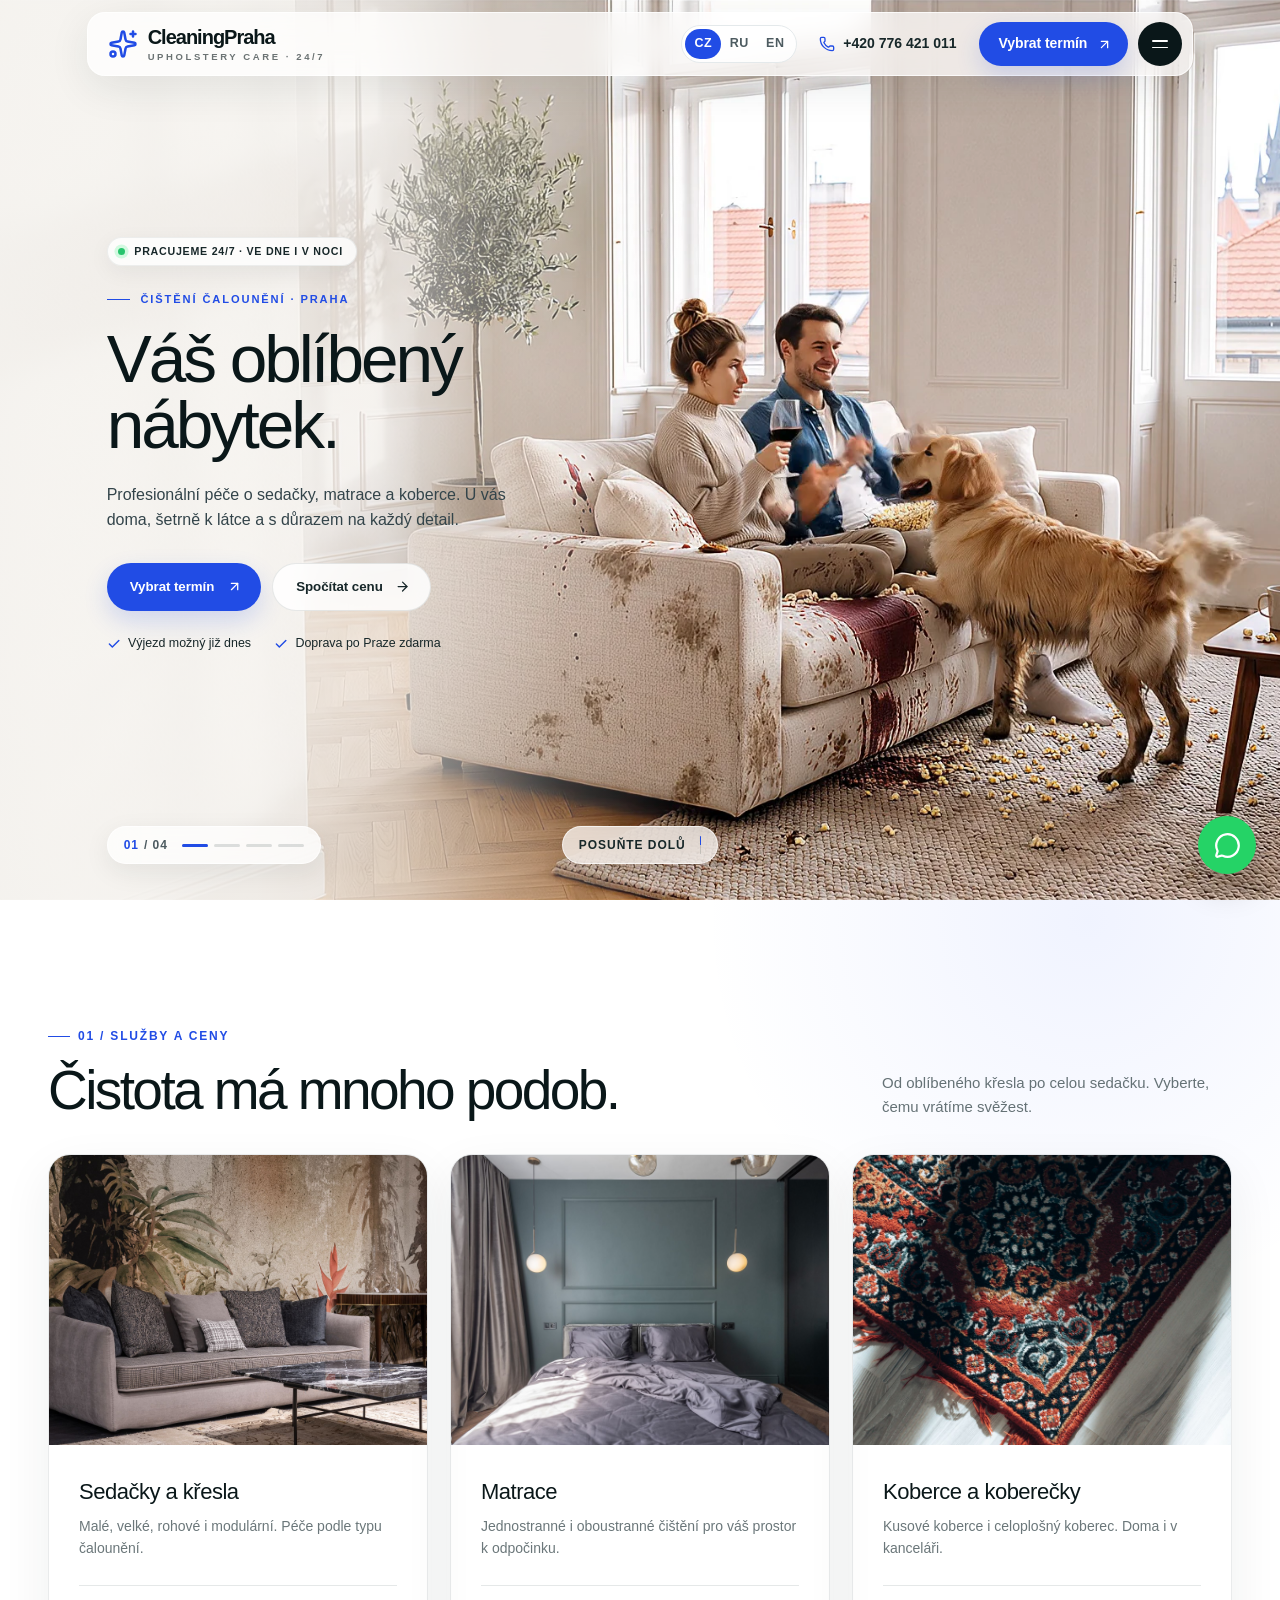
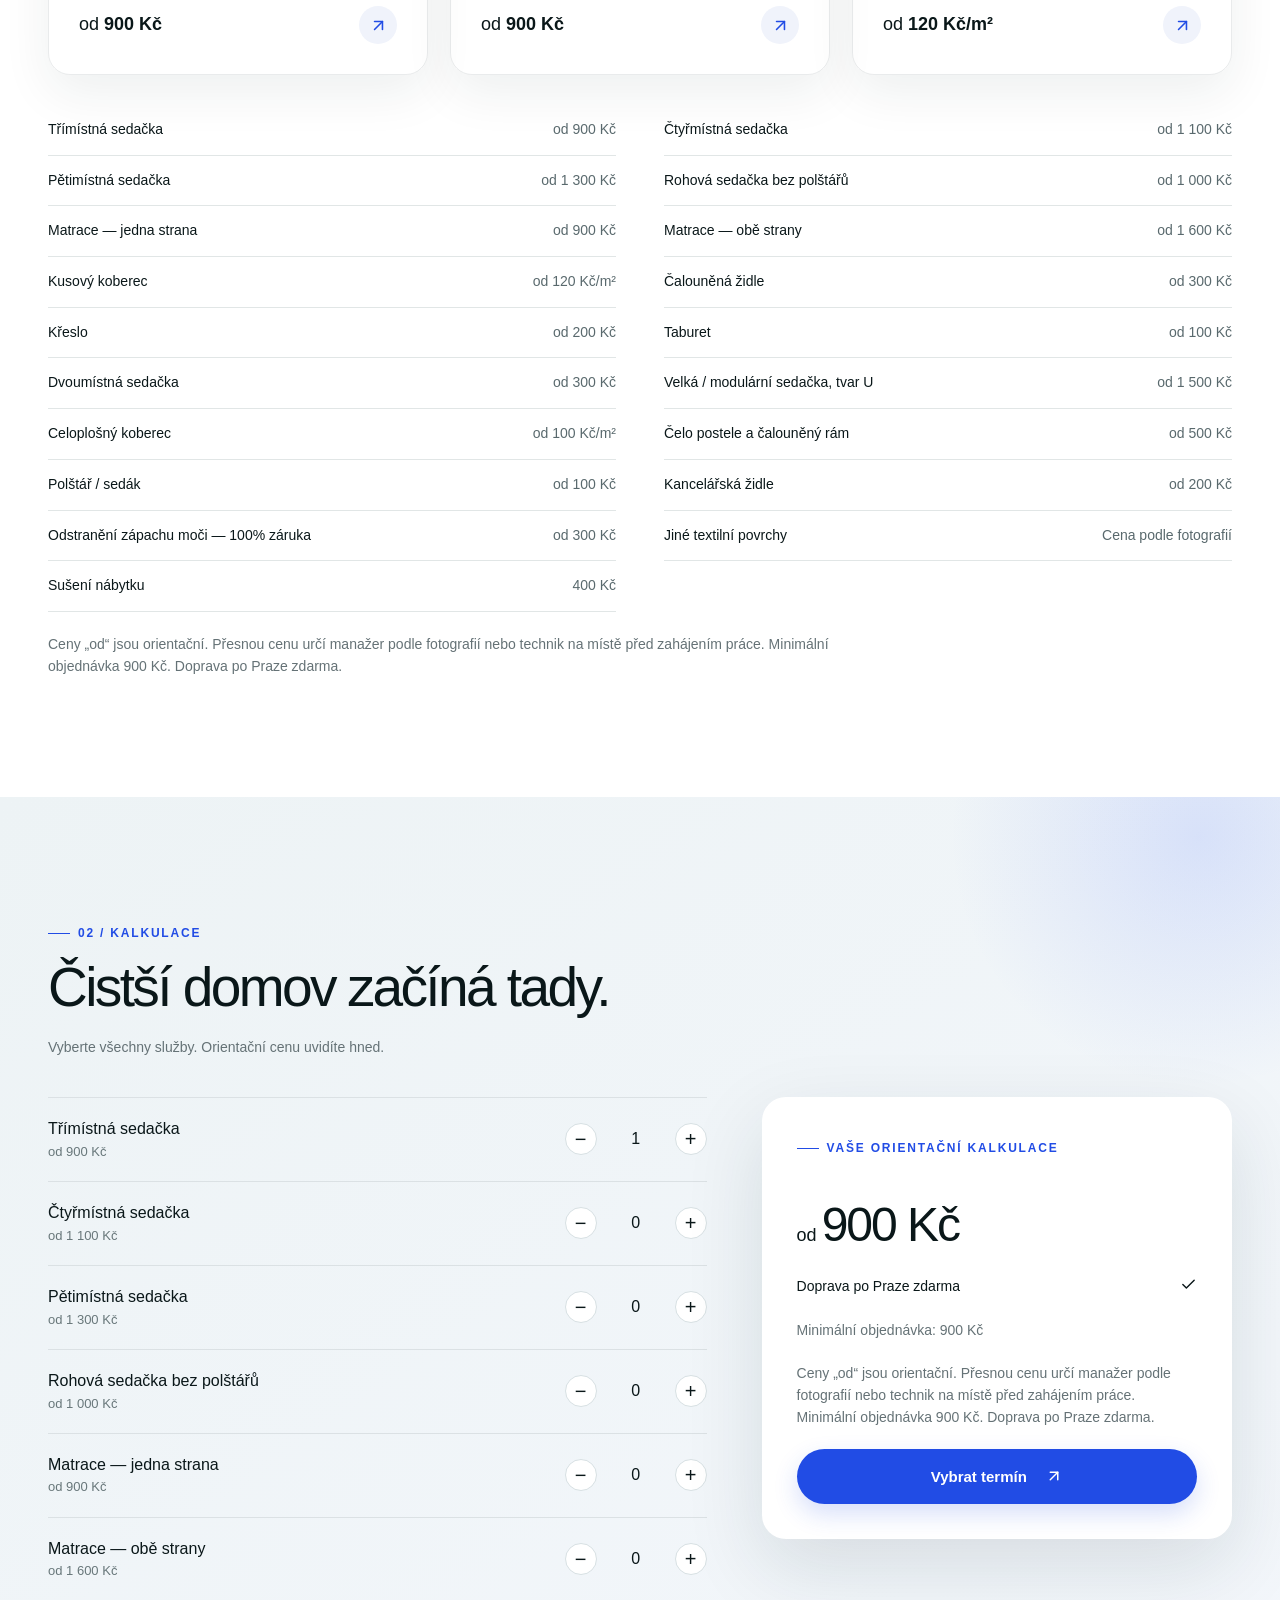
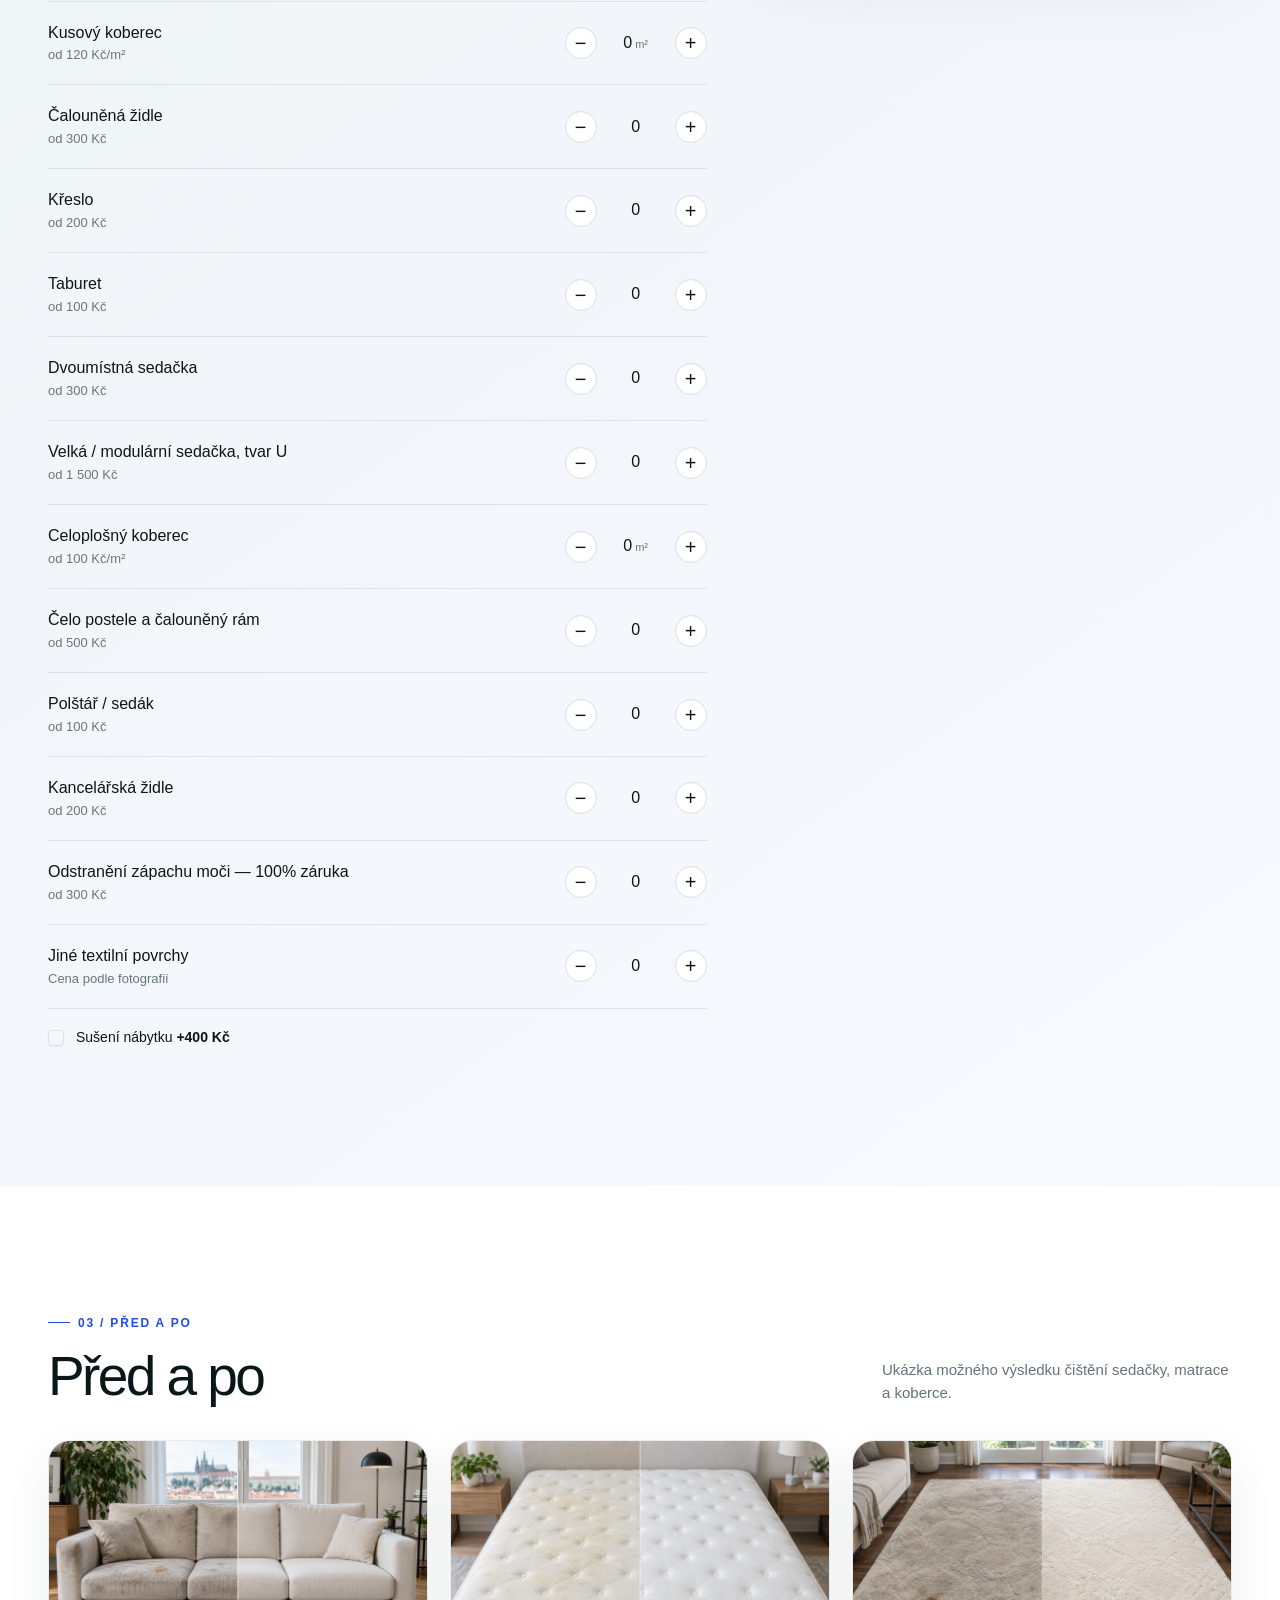
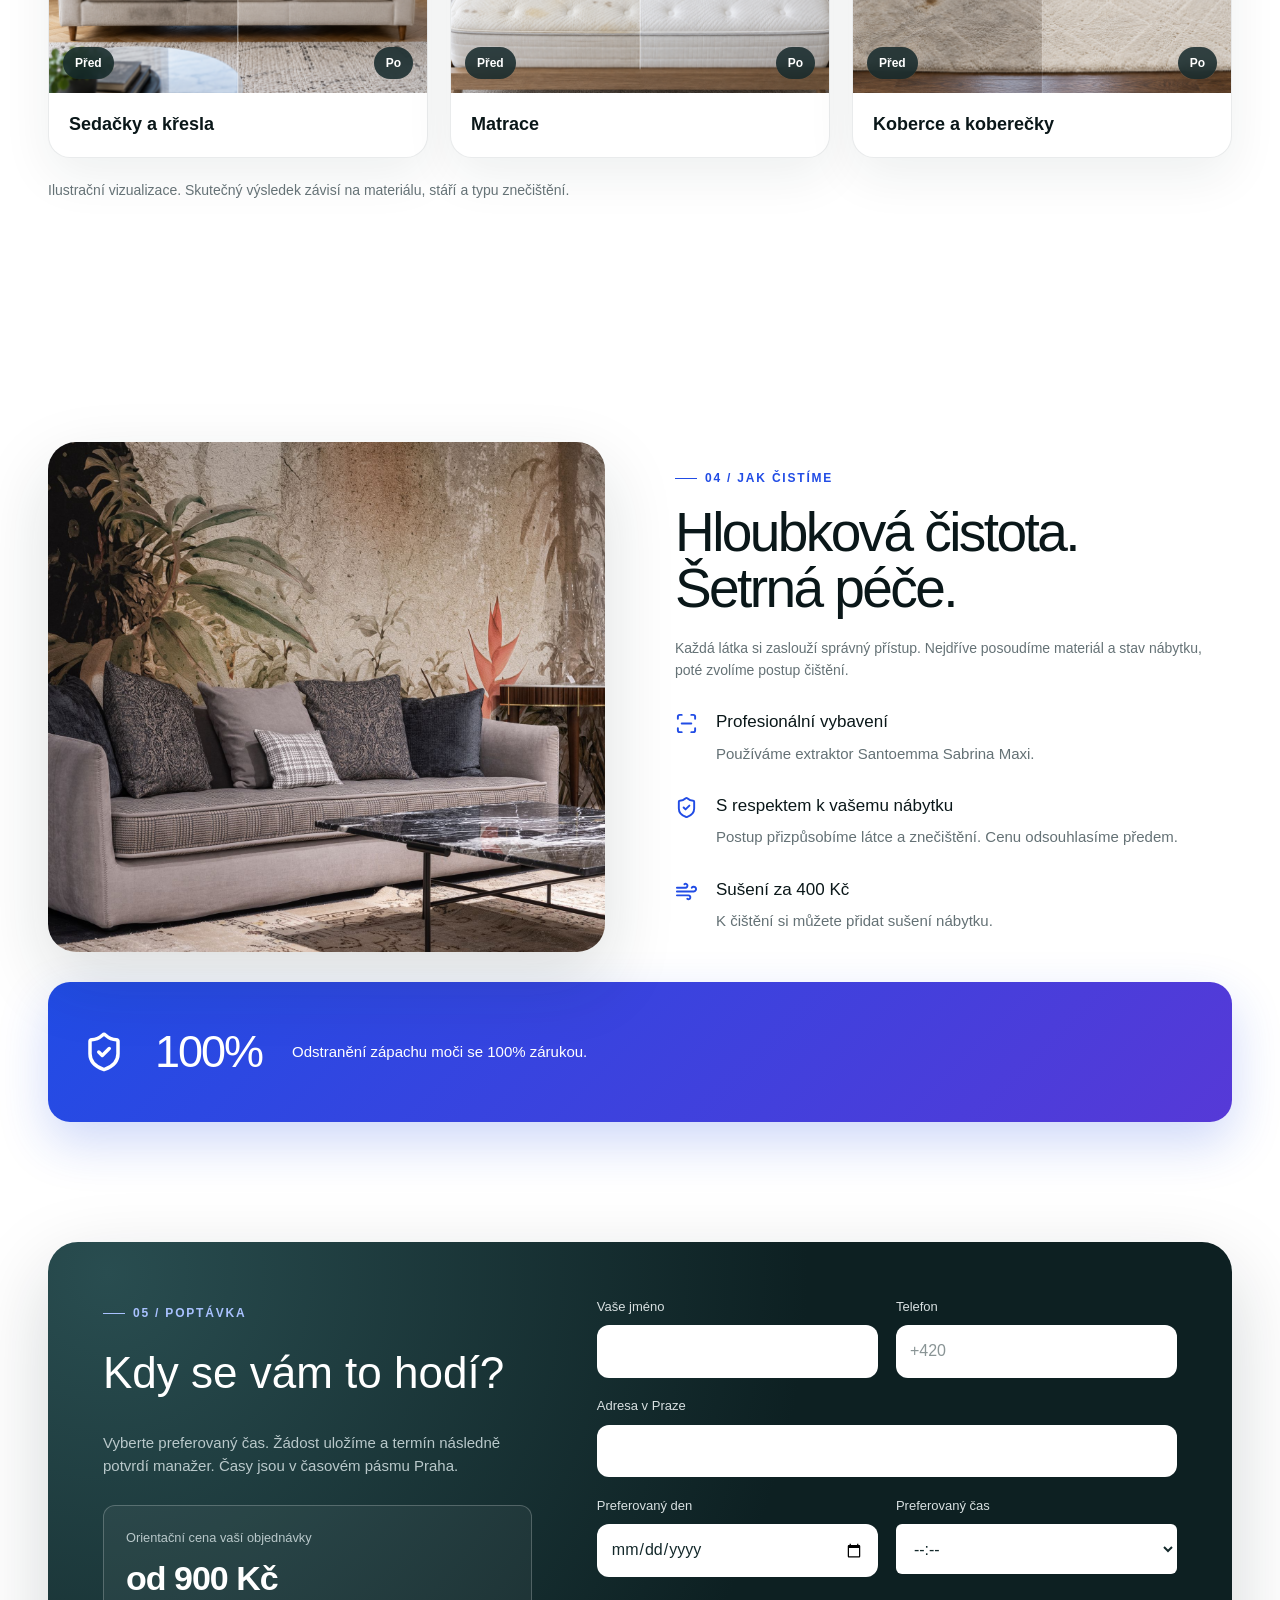
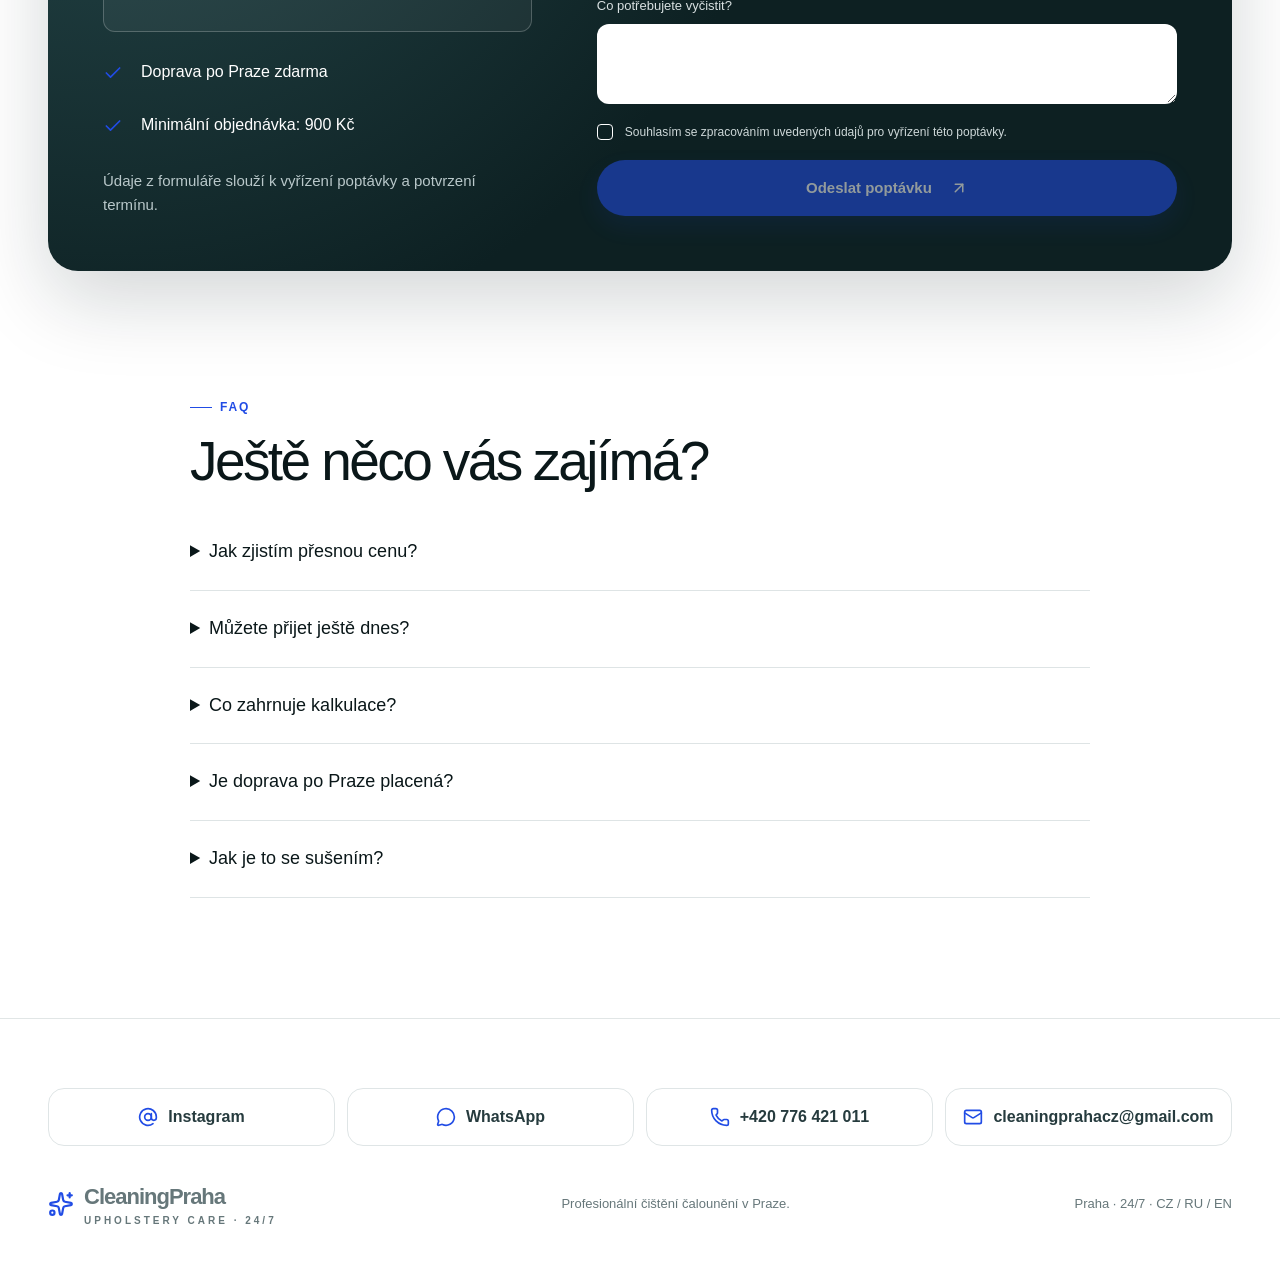
<file: index.html>
<!DOCTYPE html><html lang="cs"><head><meta name="robots" content="noindex, nofollow"><meta http-equiv="Content-Security-Policy" content="default-src 'self' 'unsafe-inline' data: blob:"><!-- Google tag (gtag.js) -->
<script async src="https://www.googletagmanager.com/gtag/js?id=AW-18471355091"></script>
<script>
  window.dataLayer = window.dataLayer || [];
  function gtag(){dataLayer.push(arguments);}
  gtag('js', new Date());

  gtag('config', 'AW-18471355091');
</script><meta charSet="utf-8"/><meta name="viewport" content="width=device-width, initial-scale=1"/><link rel="stylesheet" href="/_next/static/chunks/2d3w7ass04s7x.css" data-precedence="next"/><link rel="preload" as="script" fetchPriority="low" href="/_next/static/chunks/2tajcupbair2y.js"/><script src="/_next/static/chunks/4193kwfkw7y8r.js" async=""></script><script src="/_next/static/chunks/0jeh2gypwqyrl.js" async=""></script><script src="/_next/static/chunks/turbopack-172da_is0sbgm.js" async=""></script><script src="/_next/static/chunks/0-4zpttn2a9wb.js" async=""></script><script src="/_next/static/chunks/2acarmb_l7p77.js" async=""></script><title>CleaningPraha | Čištění čalounění Praha</title><meta name="description" content="Profesionální čištění sedaček, matrací a koberců v Praze. 5 let zkušeností, 24/7. Objednávka od 900 Kč, doprava po Praze zdarma."/><link rel="icon" href="/favicon.svg"/><script src="/_next/static/chunks/0cz1d0mv5g_q7.js" noModule=""></script><style id="time-select-fix">
.field select[name="time"]{font:inherit!important;color:#14292b!important;background:#fff!important;border:1px solid transparent!important;border-radius:6px!important;width:100%!important;min-width:0!important;height:50px!important;padding:13px 42px 13px 13px!important;font-size:16px!important;line-height:22px!important;box-sizing:border-box!important;appearance:auto!important;-webkit-appearance:menulist!important;}
.field select[name="time"]:focus{outline:2px solid rgba(169,194,255,.55)!important;outline-offset:1px!important;}
</style><link rel="preload" as="image" href="/film/media/m/s0.webp" fetchpriority="high" data-set="m" media="(max-aspect-ratio: 1/1)"><link rel="preload" as="image" href="/film/media/dl/s0.webp" fetchpriority="high" data-set="dl" media="(min-aspect-ratio: 1001/1000) and (max-height: 520px)"><link rel="preload" as="image" href="/film/media/d/s0.webp" fetchpriority="high" data-set="d" media="(min-aspect-ratio: 1001/1000) and (min-height: 520.01px)"><link rel="stylesheet" href="/film/film.css"><script>(function(){var d=document.documentElement;window.CP_FILM={"lang":"cs","langHref":{"cs":"/cs","ru":"/ru","en":"/en"},"next":"body > main > section:not(.hero)","root":"#cp-film"};d.classList.add('cpf');d.setAttribute('data-state','boot');d.setAttribute('data-scene','0');d.setAttribute('data-direction','none');var t=document.createElement('template');t.innerHTML="<div id=\"cp-film\" lang=\"cs\"><svg class=\"sprite\" aria-hidden=\"true\" xmlns=\"http://www.w3.org/2000/svg\">\n    <symbol id=\"i-arrow-right\" viewBox=\"0 0 24 24\"><path d=\"M5 12h14\"><\/path><path d=\"m12 5 7 7-7 7\"><\/path><\/symbol>\n    <symbol id=\"i-arrow-up-right\" viewBox=\"0 0 24 24\"><path d=\"M7 7h10v10\"><\/path><path d=\"M7 17 17 7\"><\/path><\/symbol>\n    <symbol id=\"i-at-sign\" viewBox=\"0 0 24 24\"><circle cx=\"12\" cy=\"12\" r=\"4\"><\/circle><path d=\"M16 8v5a3 3 0 0 0 6 0v-1a10 10 0 1 0-4 8\"><\/path><\/symbol>\n    <symbol id=\"i-check\" viewBox=\"0 0 24 24\"><path d=\"M20 6 9 17l-5-5\"><\/path><\/symbol>\n    <symbol id=\"i-mail\" viewBox=\"0 0 24 24\"><path d=\"m22 7-8.991 5.727a2 2 0 0 1-2.009 0L2 7\"><\/path><rect x=\"2\" y=\"4\" width=\"20\" height=\"16\" rx=\"2\"><\/rect><\/symbol>\n    <symbol id=\"i-message-circle\" viewBox=\"0 0 24 24\"><path d=\"M2.992 16.342a2 2 0 0 1 .094 1.167l-1.065 3.29a1 1 0 0 0 1.236 1.168l3.413-.998a2 2 0 0 1 1.099.092 10 10 0 1 0-4.777-4.719\"><\/path><\/symbol>\n    <symbol id=\"i-phone\" viewBox=\"0 0 24 24\"><path d=\"M13.832 16.568a1 1 0 0 0 1.213-.303l.355-.465A2 2 0 0 1 17 15h3a2 2 0 0 1 2 2v3a2 2 0 0 1-2 2A18 18 0 0 1 2 4a2 2 0 0 1 2-2h3a2 2 0 0 1 2 2v3a2 2 0 0 1-.8 1.6l-.468.351a1 1 0 0 0-.292 1.233 14 14 0 0 0 6.392 6.384\"><\/path><\/symbol>\n    <symbol id=\"i-scan-line\" viewBox=\"0 0 24 24\"><path d=\"M3 7V5a2 2 0 0 1 2-2h2\"><\/path><path d=\"M17 3h2a2 2 0 0 1 2 2v2\"><\/path><path d=\"M21 17v2a2 2 0 0 1-2 2h-2\"><\/path><path d=\"M7 21H5a2 2 0 0 1-2-2v-2\"><\/path><path d=\"M7 12h10\"><\/path><\/symbol>\n    <symbol id=\"i-shield-check\" viewBox=\"0 0 24 24\"><path d=\"M20 13c0 5-3.5 7.5-7.66 8.95a1 1 0 0 1-.67-.01C7.5 20.5 4 18 4 13V6a1 1 0 0 1 1-1c2 0 4.5-1.2 6.24-2.72a1.17 1.17 0 0 1 1.52 0C14.51 3.81 17 5 19 5a1 1 0 0 1 1 1z\"><\/path><path d=\"m9 12 2 2 4-4\"><\/path><\/symbol>\n    <symbol id=\"i-sparkles\" viewBox=\"0 0 24 24\"><path d=\"M11.017 2.814a1 1 0 0 1 1.966 0l1.051 5.558a2 2 0 0 0 1.594 1.594l5.558 1.051a1 1 0 0 1 0 1.966l-5.558 1.051a2 2 0 0 0-1.594 1.594l-1.051 5.558a1 1 0 0 1-1.966 0l-1.051-5.558a2 2 0 0 0-1.594-1.594l-5.558-1.051a1 1 0 0 1 0-1.966l5.558-1.051a2 2 0 0 0 1.594-1.594z\"><\/path><path d=\"M20 2v4\"><\/path><path d=\"M22 4h-4\"><\/path><circle cx=\"4\" cy=\"20\" r=\"2\"><\/circle><\/symbol>\n    <symbol id=\"i-wind\" viewBox=\"0 0 24 24\"><path d=\"M12.8 19.6A2 2 0 1 0 14 16H2\"><\/path><path d=\"M17.5 8a2.5 2.5 0 1 1 2 4H2\"><\/path><path d=\"M9.8 4.4A2 2 0 1 1 11 8H2\"><\/path><\/symbol>\n  <\/svg><header class=\"site-header\" id=\"header\">\n    <div class=\"header-bar\">\n      <a class=\"cpf-brand\" href=\"#top\" data-goto-scene=\"1\" aria-label=\"CleaningPraha\">\n        <svg class=\"brand-mark\" aria-hidden=\"true\"><use href=\"#i-sparkles\"><\/use><\/svg>\n        <span class=\"brand-text\">\n          <span class=\"brand-name\" data-t=\"header.brandName\">CleaningPraha<\/span>\n          <small class=\"brand-tagline\" data-t=\"header.brandTagline\">UPHOLSTERY CARE · 24/7<\/small>\n        <\/span>\n      <\/a>\n      <div class=\"header-actions\">\n        <div class=\"cpf-langs\" role=\"group\" data-ui-attr=\"aria-label:langs\" aria-label=\"Jazyk\">\n          <button type=\"button\" data-lang-btn=\"cs\" aria-pressed=\"true\">CZ<\/button>\n          <button type=\"button\" data-lang-btn=\"ru\" aria-pressed=\"false\">RU<\/button>\n          <button type=\"button\" data-lang-btn=\"en\" aria-pressed=\"false\">EN<\/button>\n        <\/div>\n        <a class=\"header-phone\" href=\"tel:+420776421011\">\n          <svg class=\"i\" aria-hidden=\"true\"><use href=\"#i-phone\"><\/use><\/svg>\n          <span data-t=\"footer.contacts.2.label\">+420 776 421 011<\/span>\n        <\/a>\n        <a class=\"cpf-btn btn-primary btn-sm header-cta\" href=\"#booking\">\n          <span data-t=\"header.cta\">Vybrat termín<\/span>\n          <svg class=\"i\" aria-hidden=\"true\"><use href=\"#i-arrow-up-right\"><\/use><\/svg>\n        <\/a>\n        <button class=\"menu-btn\" type=\"button\" aria-expanded=\"false\" aria-controls=\"menu\" data-ui-attr=\"aria-label:menu\" aria-label=\"Menu\">\n          <span><\/span><span><\/span>\n        <\/button>\n      <\/div>\n    <\/div>\n\n    <div class=\"menu\" id=\"menu\" hidden=\"\">\n      <nav class=\"menu-nav\"><a href=\"#services\"><span data-t=\"header.nav.0.label\">Služby a&nbsp;ceny<\/span><svg class=\"i\" aria-hidden=\"true\"><use href=\"#i-arrow-right\"><\/use><\/svg><\/a><a href=\"#calculator\"><span data-t=\"header.nav.1.label\">Kalkulace<\/span><svg class=\"i\" aria-hidden=\"true\"><use href=\"#i-arrow-right\"><\/use><\/svg><\/a><a href=\"#care\"><span data-t=\"header.nav.2.label\">Jak čistíme<\/span><svg class=\"i\" aria-hidden=\"true\"><use href=\"#i-arrow-right\"><\/use><\/svg><\/a><a href=\"#booking\"><span data-t=\"header.cta\">Vybrat termín<\/span><svg class=\"i\" aria-hidden=\"true\"><use href=\"#i-arrow-right\"><\/use><\/svg><\/a><\/nav>\n      <div class=\"menu-contacts\">\n        <a href=\"tel:+420776421011\"><svg class=\"i\" aria-hidden=\"true\"><use href=\"#i-phone\"><\/use><\/svg><span data-t=\"footer.contacts.2.label\">+420 776 421 011<\/span><\/a>\n        <a href=\"https://wa.me/420776421011\" target=\"_blank\" rel=\"noopener\"><svg class=\"i\" aria-hidden=\"true\"><use href=\"#i-message-circle\"><\/use><\/svg><span data-t=\"footer.contacts.1.label\">WhatsApp<\/span><\/a>\n        <a href=\"https://www.instagram.com/cleaningpraha/\" target=\"_blank\" rel=\"noopener\"><svg class=\"i\" aria-hidden=\"true\"><use href=\"#i-at-sign\"><\/use><\/svg><span data-t=\"footer.contacts.0.label\">Instagram<\/span><\/a>\n        <a href=\"mailto:cleaningprahacz@gmail.com\"><svg class=\"i\" aria-hidden=\"true\"><use href=\"#i-mail\"><\/use><\/svg><span data-t=\"footer.contacts.3.label\">cleaningprahacz@gmail.com<\/span><\/a>\n      <\/div>\n    <\/div>\n  <\/header><section class=\"stage\" id=\"top\" data-scrim=\"off\" data-ui-attr=\"aria-label:stage\" aria-label=\"Příběh: od skvrny k čistotě\">\n      <div class=\"stage-media\" aria-hidden=\"true\">\n        <img class=\"still still--base\" id=\"still-base\" alt=\"\" decoding=\"async\" fetchpriority=\"high\">\n        <video class=\"clip\" id=\"clip-a\" muted=\"\" playsinline=\"\" preload=\"auto\" tabindex=\"-1\" disablepictureinpicture=\"\" disableremoteplayback=\"\"><\/video>\n        <video class=\"clip\" id=\"clip-b\" muted=\"\" playsinline=\"\" preload=\"auto\" tabindex=\"-1\" disablepictureinpicture=\"\" disableremoteplayback=\"\"><\/video>\n        <img class=\"still still--top\" id=\"still-top\" alt=\"\" decoding=\"async\">\n      <\/div>\n      <div class=\"stage-scrim\" aria-hidden=\"true\"><\/div>\n\n      <div class=\"stage-blocks\">\n        <!-- Scene 1: dirty sofa. The site's hero block. -->\n        <div class=\"cpf-block block--hero\" data-block=\"scene1\" aria-hidden=\"true\" inert=\"\">\n          <p class=\"badge\" data-rise=\"\"><span class=\"live-dot\" aria-hidden=\"true\"><\/span><span data-t=\"hero.badge\">PRACUJEME 24/7 · VE DNE I&nbsp;V&nbsp;NOCI<\/span><\/p>\n          <p class=\"cpf-eyebrow\" data-rise=\"\" data-t=\"hero.eyebrow\">ČIŠTĚNÍ ČALOUNĚNÍ · PRAHA<\/p>\n          <h1 class=\"display-1\" data-rise=\"\" data-t=\"hero.h1Line1\">Váš oblíbený nábytek.<\/h1>\n          <p class=\"lead\" data-rise=\"\" data-t=\"hero.subtitle\">Profesionální péče o&nbsp;sedačky, matrace a&nbsp;koberce. U&nbsp;vás doma, šetrně k&nbsp;látce a&nbsp;s&nbsp;důrazem na každý detail.<\/p>\n          <div class=\"cpf-actions\" data-rise=\"\">\n            <a class=\"cpf-btn btn-primary\" href=\"#booking\"><span data-t=\"hero.ctaPrimary\">Vybrat termín<\/span><svg class=\"i\" aria-hidden=\"true\"><use href=\"#i-arrow-up-right\"><\/use><\/svg><\/a>\n            <a class=\"cpf-btn btn-light\" href=\"#calculator\"><span data-t=\"hero.ctaSecondary\">Spočítat cenu<\/span><svg class=\"i\" aria-hidden=\"true\"><use href=\"#i-arrow-right\"><\/use><\/svg><\/a>\n          <\/div>\n          <ul class=\"checks\" data-rise=\"\">\n            <li><svg class=\"i\" aria-hidden=\"true\"><use href=\"#i-check\"><\/use><\/svg><span data-t=\"hero.checks.0\">Výjezd možný již dnes<\/span><\/li>\n            <li><svg class=\"i\" aria-hidden=\"true\"><use href=\"#i-check\"><\/use><\/svg><span data-t=\"hero.checks.1\">Doprava po Praze zdarma<\/span><\/li>\n          <\/ul>\n        <\/div>\n\n        <!-- Scene 2: the technician at work. \"Jak čistíme\". -->\n        <div class=\"cpf-block block--care\" data-block=\"scene2\" aria-hidden=\"true\" inert=\"\">\n          <p class=\"cpf-eyebrow\" data-rise=\"\" data-t=\"header.nav.2.label\">Jak čistíme<\/p>\n          <h2 class=\"display-2\" data-rise=\"\"><span data-t=\"care.headingLines.0\">Hloubková čistota.<\/span> <em class=\"accent\" data-t=\"care.headingLines.1\">Šetrná péče.<\/em><\/h2>\n          <p class=\"lead\" data-rise=\"\" data-t=\"care.text\">Každá látka si zaslouží správný přístup. Nejdříve posoudíme materiál a&nbsp;stav nábytku, poté zvolíme postup čištění.<\/p>\n          <ul class=\"steps\">\n            <li data-rise=\"\"><span class=\"step-icon\"><svg class=\"i\" aria-hidden=\"true\"><use href=\"#i-scan-line\"><\/use><\/svg><\/span><span class=\"step-copy\"><strong data-t=\"care.steps.0.title\">Profesionální vybavení<\/strong><span data-t=\"care.steps.0.text\">Používáme extraktor Santoemma Sabrina Maxi.<\/span><\/span><\/li>\n            <li data-rise=\"\"><span class=\"step-icon\"><svg class=\"i\" aria-hidden=\"true\"><use href=\"#i-shield-check\"><\/use><\/svg><\/span><span class=\"step-copy\"><strong data-t=\"care.steps.1.title\">S&nbsp;respektem k&nbsp;vašemu nábytku<\/strong><span data-t=\"care.steps.1.text\">Postup přizpůsobíme látce a&nbsp;znečištění. Cenu odsouhlasíme předem.<\/span><\/span><\/li>\n            <li data-rise=\"\"><span class=\"step-icon\"><svg class=\"i\" aria-hidden=\"true\"><use href=\"#i-wind\"><\/use><\/svg><\/span><span class=\"step-copy\"><strong data-t=\"care.steps.2.title\">Sušení za 400 Kč<\/strong><span data-t=\"care.steps.2.text\">K&nbsp;čištění si můžete přidat sušení nábytku.<\/span><\/span><\/li>\n          <\/ul>\n        <\/div>\n\n        <!-- Scene 3: the last pass, the sofa is clean. The site's \"Před a po\" block:\n             its heading with the last word in the accent, its kicker without the\n             section number (the film has its own counter). -->\n        <div class=\"cpf-block block--care block--ba\" data-block=\"scene3\" aria-hidden=\"true\" inert=\"\">\n          <p class=\"cpf-eyebrow\" data-rise=\"\" data-t=\"beforeAfter.kicker\" data-t-strip-num=\"\">Před a&nbsp;po<\/p>\n          <h2 class=\"display-2\" data-rise=\"\" data-t=\"beforeAfter.heading\" data-accent-last=\"\">Před a&nbsp;<em class=\"accent\">po<\/em><\/h2>\n          <p class=\"lead\" data-rise=\"\" data-t=\"beforeAfter.intro\">Ukázka možného výsledku čištění sedačky, matrace a&nbsp;koberce.<\/p>\n          <p class=\"ba-note\" data-rise=\"\" data-t=\"beforeAfter.note\">Ilustrační vizualizace. Skutečný výsledek závisí na materiálu, stáří a&nbsp;typu znečištění.<\/p>\n        <\/div>\n\n        <!-- Scene 4: clean again, the couple is back. The second line of the site's H1 + the stats. -->\n        <div class=\"cpf-block block--fresh\" data-block=\"scene4\" aria-hidden=\"true\" inert=\"\">\n          <p class=\"pre-title\" data-rise=\"\" data-t=\"hero.h1Line1\">Váš oblíbený nábytek.<\/p>\n          <h2 class=\"display-accent\" data-rise=\"\"><em data-t=\"hero.h1Accent\">Znovu svěží.<\/em><\/h2>\n          <ul class=\"cpf-stats\" data-rise=\"\">\n            <li><strong data-t=\"stats.0.value\">5<\/strong><span data-t=\"stats.0.label\">let zkušeností<\/span><\/li>\n            <li><strong data-t=\"stats.1.value\">24/7<\/strong><span data-t=\"stats.1.label\">ve dne i&nbsp;v&nbsp;noci<\/span><\/li>\n            <li><strong data-t=\"stats.2.value\">900 Kč<\/strong><span data-t=\"stats.2.label\">minimální objednávka<\/span><\/li>\n            <li><strong data-t=\"stats.3.value\">0 Kč<\/strong><span data-t=\"stats.3.label\">doprava po Praze<\/span><\/li>\n          <\/ul>\n          <div class=\"cpf-actions\" data-rise=\"\">\n            <a class=\"cpf-btn btn-primary\" href=\"#booking\"><span data-t=\"hero.ctaPrimary\">Vybrat termín<\/span><svg class=\"i\" aria-hidden=\"true\"><use href=\"#i-arrow-up-right\"><\/use><\/svg><\/a>\n          <\/div>\n        <\/div>\n      <\/div>\n\n      <div class=\"stage-ui\">\n        <div class=\"progress\" role=\"status\" aria-live=\"polite\">\n          <span class=\"visually-hidden\" data-progress-label=\"\"><\/span>\n          <span class=\"progress-num\" aria-hidden=\"true\"><b data-progress-cur=\"\">01<\/b><span>/ 04<\/span><\/span>\n          <span class=\"progress-bars\" aria-hidden=\"true\"><i data-bar=\"1\"><\/i><i data-bar=\"2\"><\/i><i data-bar=\"3\"><\/i><i data-bar=\"4\"><\/i><\/span>\n        <\/div>\n        <div class=\"scroll-hint\" aria-hidden=\"true\">\n          <span data-ui=\"scrollHint\">Posuňte dolů<\/span>\n          <span class=\"scroll-line\"><\/span>\n        <\/div>\n      <\/div>\n    <\/section><a class=\"wa-float\" href=\"https://wa.me/420776421011\" target=\"_blank\" rel=\"noopener\" data-t-attr=\"aria-label:whatsappFloat.ariaLabel\" aria-label=\"WhatsApp\">\n    <svg class=\"i\" aria-hidden=\"true\"><use href=\"#i-message-circle\"><\/use><\/svg>\n  <\/a><div class=\"mobile-bar\">\n    <p class=\"mobile-bar-copy\">\n      <small data-t=\"stickyBar.label\">Orientační cena vaší objednávky<\/small>\n      <b data-t=\"stickyBar.price\">od 900 Kč<\/b>\n    <\/p>\n    <a class=\"mobile-bar-wa\" href=\"https://wa.me/420776421011\" target=\"_blank\" rel=\"noopener\" data-t-attr=\"aria-label:whatsappFloat.ariaLabel\" aria-label=\"WhatsApp\">\n      <svg class=\"i\" aria-hidden=\"true\"><use href=\"#i-message-circle\"><\/use><\/svg>\n    <\/a>\n    <a class=\"cpf-btn btn-primary btn-sm\" href=\"#booking\"><span data-t=\"stickyBar.cta\">Vybrat termín<\/span><svg class=\"i\" aria-hidden=\"true\"><use href=\"#i-arrow-up-right\"><\/use><\/svg><\/a>\n  <\/div><div class=\"debug\" id=\"debug\" hidden=\"\"><\/div><\/div>";d.appendChild(t.content.firstElementChild);var mo=new MutationObserver(function(){var v=document.querySelector('section.hero video');if(v){v.removeAttribute('autoplay');v.preload='none';v.removeAttribute('src');mo.disconnect();}});mo.observe(d,{childList:true,subtree:true});document.addEventListener('DOMContentLoaded',function(){mo.disconnect();});})();</script><script type="module" src="/film/film.js"></script></head><body><div hidden=""><!--$--><!--/$--></div><header class="wrap header"><a class="brand" href="/cs" aria-label="CleaningPraha"><svg xmlns="http://www.w3.org/2000/svg" width="30" height="30" viewBox="0 0 24 24" fill="none" stroke="currentColor" stroke-width="2" stroke-linecap="round" stroke-linejoin="round" class="lucide lucide-sparkles" aria-hidden="true"><path d="M11.017 2.814a1 1 0 0 1 1.966 0l1.051 5.558a2 2 0 0 0 1.594 1.594l5.558 1.051a1 1 0 0 1 0 1.966l-5.558 1.051a2 2 0 0 0-1.594 1.594l-1.051 5.558a1 1 0 0 1-1.966 0l-1.051-5.558a2 2 0 0 0-1.594-1.594l-5.558-1.051a1 1 0 0 1 0-1.966l5.558-1.051a2 2 0 0 0 1.594-1.594z"></path><path d="M20 2v4"></path><path d="M22 4h-4"></path><circle cx="4" cy="20" r="2"></circle></svg><span>CleaningPraha<small>UPHOLSTERY CARE · 24/7</small></span></a><nav class="nav"><a href="#services">Služby a ceny</a><a href="#calculator">Kalkulace</a><a href="#care">Jak čistíme</a></nav><div class="langs"><a href="/cs" class="active" aria-current="page">CZ</a><a href="/ru" class="">RU</a><a href="/en" class="">EN</a></div><a class="btn" href="#booking">Vybrat termín<svg xmlns="http://www.w3.org/2000/svg" width="17" height="17" viewBox="0 0 24 24" fill="none" stroke="currentColor" stroke-width="2" stroke-linecap="round" stroke-linejoin="round" class="lucide lucide-arrow-up-right" aria-hidden="true"><path d="M7 7h10v10"></path><path d="M7 17 17 7"></path></svg></a></header><main><section class="hero"><video autoPlay="" muted="" loop="" playsInline="" poster="/media/extractor-poster.jpg" preload="metadata" aria-hidden="true"><source src="/media/hero-extractor-4k.mp4" type="video/mp4"/></video><div class="wrap reveal"><div class="always-badge"><span></span>PRACUJEME 24/7 · VE DNE I V NOCI</div><div class="eyebrow">ČIŠTĚNÍ ČALOUNĚNÍ · PRAHA</div><h1>Váš oblíbený nábytek.<br/><em>Znovu svěží.</em></h1><p>Profesionální péče o sedačky, matrace a koberce. U vás doma, šetrně k látce a s důrazem na každý detail.</p><div class="actions"><a class="btn" href="#booking">Vybrat termín<svg xmlns="http://www.w3.org/2000/svg" width="18" height="18" viewBox="0 0 24 24" fill="none" stroke="currentColor" stroke-width="2" stroke-linecap="round" stroke-linejoin="round" class="lucide lucide-arrow-up-right" aria-hidden="true"><path d="M7 7h10v10"></path><path d="M7 17 17 7"></path></svg></a><a class="btn light" href="#calculator">Spočítat cenu<svg xmlns="http://www.w3.org/2000/svg" width="18" height="18" viewBox="0 0 24 24" fill="none" stroke="currentColor" stroke-width="2" stroke-linecap="round" stroke-linejoin="round" class="lucide lucide-arrow-right" aria-hidden="true"><path d="M5 12h14"></path><path d="m12 5 7 7-7 7"></path></svg></a></div><div class="hero-notes"><span><svg xmlns="http://www.w3.org/2000/svg" width="15" height="15" viewBox="0 0 24 24" fill="none" stroke="currentColor" stroke-width="2" stroke-linecap="round" stroke-linejoin="round" class="lucide lucide-check" aria-hidden="true"><path d="M20 6 9 17l-5-5"></path></svg>Výjezd možný již dnes</span><span><svg xmlns="http://www.w3.org/2000/svg" width="15" height="15" viewBox="0 0 24 24" fill="none" stroke="currentColor" stroke-width="2" stroke-linecap="round" stroke-linejoin="round" class="lucide lucide-check" aria-hidden="true"><path d="M20 6 9 17l-5-5"></path></svg>Doprava po Praze zdarma</span></div></div><button class="video-control" aria-label="Pozastavit video"><svg xmlns="http://www.w3.org/2000/svg" width="16" height="16" viewBox="0 0 24 24" fill="none" stroke="currentColor" stroke-width="2" stroke-linecap="round" stroke-linejoin="round" class="lucide lucide-pause" aria-hidden="true"><rect x="14" y="3" width="5" height="18" rx="1"></rect><rect x="5" y="3" width="5" height="18" rx="1"></rect></svg></button></section><div class="wrap stats"><div><strong>5</strong><span>let zkušeností</span></div><div><strong>24/7</strong><span>ve dne i v noci</span></div><div><strong>900 Kč</strong><span>minimální objednávka</span></div><div><strong>0 Kč</strong><span>doprava po Praze</span></div></div><section class="wrap section" id="services"><div class="section-head"><div><div class="kicker">01 / <!-- -->Služby a ceny</div><h2>Čistota má mnoho podob.</h2></div><p>Od oblíbeného křesla po celou sedačku. Vyberte, čemu vrátíme svěžest.</p></div><div class="services"><article class="service"><div class="service-image"><img src="/media/sofa-interior.jpg" alt="Sedačky a křesla" loading="lazy"/></div><div class="service-body"><h3>Sedačky a křesla</h3><p>Malé, velké, rohové i modulární. Péče podle typu čalounění.</p><div class="service-price"><span>od<!-- --> <strong>900 Kč</strong></span><a href="#calculator" aria-label="Spočítat cenu: Sedačky a křesla"><svg xmlns="http://www.w3.org/2000/svg" width="19" height="19" viewBox="0 0 24 24" fill="none" stroke="currentColor" stroke-width="2" stroke-linecap="round" stroke-linejoin="round" class="lucide lucide-arrow-up-right" aria-hidden="true"><path d="M7 7h10v10"></path><path d="M7 17 17 7"></path></svg></a></div></div></article><article class="service"><div class="service-image"><img src="/media/bedroom.jpg" alt="Matrace" loading="lazy"/></div><div class="service-body"><h3>Matrace</h3><p>Jednostranné i oboustranné čištění pro váš prostor k odpočinku.</p><div class="service-price"><span>od<!-- --> <strong>900 Kč</strong></span><a href="#calculator" aria-label="Spočítat cenu: Matrace"><svg xmlns="http://www.w3.org/2000/svg" width="19" height="19" viewBox="0 0 24 24" fill="none" stroke="currentColor" stroke-width="2" stroke-linecap="round" stroke-linejoin="round" class="lucide lucide-arrow-up-right" aria-hidden="true"><path d="M7 7h10v10"></path><path d="M7 17 17 7"></path></svg></a></div></div></article><article class="service"><div class="service-image"><img src="/media/rug.jpg" alt="Koberce a koberečky" loading="lazy"/></div><div class="service-body"><h3>Koberce a koberečky</h3><p>Kusové koberce i celoplošný koberec. Doma i v kanceláři.</p><div class="service-price"><span>od<!-- --> <strong>120 Kč/m²</strong></span><a href="#calculator" aria-label="Spočítat cenu: Koberce a koberečky"><svg xmlns="http://www.w3.org/2000/svg" width="19" height="19" viewBox="0 0 24 24" fill="none" stroke="currentColor" stroke-width="2" stroke-linecap="round" stroke-linejoin="round" class="lucide lucide-arrow-up-right" aria-hidden="true"><path d="M7 7h10v10"></path><path d="M7 17 17 7"></path></svg></a></div></div></article></div><div class="catalog"><div><span>Třímístná sedačka</span><span>od 900 Kč</span></div><div><span>Čtyřmístná sedačka</span><span>od 1 100 Kč</span></div><div><span>Pětimístná sedačka</span><span>od 1 300 Kč</span></div><div><span>Rohová sedačka bez polštářů</span><span>od 1 000 Kč</span></div><div><span>Matrace — jedna strana</span><span>od 900 Kč</span></div><div><span>Matrace — obě strany</span><span>od 1 600 Kč</span></div><div><span>Kusový koberec</span><span>od 120 Kč/m²</span></div><div><span>Čalouněná židle</span><span>od 300 Kč</span></div><div><span>Křeslo</span><span>od 200 Kč</span></div><div><span>Taburet</span><span>od 100 Kč</span></div><div><span>Dvoumístná sedačka</span><span>od 300 Kč</span></div><div><span>Velká / modulární sedačka, tvar U</span><span>od 1 500 Kč</span></div><div><span>Celoplošný koberec</span><span>od 100 Kč/m²</span></div><div><span>Čelo postele a čalouněný rám</span><span>od 500 Kč</span></div><div><span>Polštář / sedák</span><span>od 100 Kč</span></div><div><span>Kancelářská židle</span><span>od 200 Kč</span></div><div><span>Odstranění zápachu moči — 100% záruka</span><span>od 300 Kč</span></div><div><span>Jiné textilní povrchy</span><span>Cena podle fotografií</span></div><div><span>Sušení nábytku</span><span>400 Kč</span></div></div><p class="note">Ceny „od“ jsou orientační. Přesnou cenu určí manažer podle fotografií nebo technik na místě před zahájením práce. Minimální objednávka 900 Kč. Doprava po Praze zdarma.</p></section><section class="calc-section section" id="calculator"><div class="wrap"><div class="kicker">02 / <!-- -->Kalkulace</div><h2>Čistší domov začíná tady.</h2><p class="note">Vyberte všechny služby. Orientační cenu uvidíte hned.</p><div class="calculator"><div><div class="calc-lines"><div class="calc-line"><div>Třímístná sedačka<small>od 900 Kč</small></div><div class="stepper"><button type="button" aria-label="− Třímístná sedačka">−</button><output aria-label="Třímístná sedačka">1</output><button type="button" aria-label="+ Třímístná sedačka">+</button></div></div><div class="calc-line"><div>Čtyřmístná sedačka<small>od 1 100 Kč</small></div><div class="stepper"><button type="button" aria-label="− Čtyřmístná sedačka" disabled="">−</button><output aria-label="Čtyřmístná sedačka">0</output><button type="button" aria-label="+ Čtyřmístná sedačka">+</button></div></div><div class="calc-line"><div>Pětimístná sedačka<small>od 1 300 Kč</small></div><div class="stepper"><button type="button" aria-label="− Pětimístná sedačka" disabled="">−</button><output aria-label="Pětimístná sedačka">0</output><button type="button" aria-label="+ Pětimístná sedačka">+</button></div></div><div class="calc-line"><div>Rohová sedačka bez polštářů<small>od 1 000 Kč</small></div><div class="stepper"><button type="button" aria-label="− Rohová sedačka bez polštářů" disabled="">−</button><output aria-label="Rohová sedačka bez polštářů">0</output><button type="button" aria-label="+ Rohová sedačka bez polštářů">+</button></div></div><div class="calc-line"><div>Matrace — jedna strana<small>od 900 Kč</small></div><div class="stepper"><button type="button" aria-label="− Matrace — jedna strana" disabled="">−</button><output aria-label="Matrace — jedna strana">0</output><button type="button" aria-label="+ Matrace — jedna strana">+</button></div></div><div class="calc-line"><div>Matrace — obě strany<small>od 1 600 Kč</small></div><div class="stepper"><button type="button" aria-label="− Matrace — obě strany" disabled="">−</button><output aria-label="Matrace — obě strany">0</output><button type="button" aria-label="+ Matrace — obě strany">+</button></div></div><div class="calc-line"><div>Kusový koberec<small>od 120 Kč/m²</small></div><div class="stepper"><button type="button" aria-label="− Kusový koberec" disabled="">−</button><output aria-label="Kusový koberec">0<small> m²</small></output><button type="button" aria-label="+ Kusový koberec">+</button></div></div><div class="calc-line"><div>Čalouněná židle<small>od 300 Kč</small></div><div class="stepper"><button type="button" aria-label="− Čalouněná židle" disabled="">−</button><output aria-label="Čalouněná židle">0</output><button type="button" aria-label="+ Čalouněná židle">+</button></div></div><div class="calc-line"><div>Křeslo<small>od 200 Kč</small></div><div class="stepper"><button type="button" aria-label="− Křeslo" disabled="">−</button><output aria-label="Křeslo">0</output><button type="button" aria-label="+ Křeslo">+</button></div></div><div class="calc-line"><div>Taburet<small>od 100 Kč</small></div><div class="stepper"><button type="button" aria-label="− Taburet" disabled="">−</button><output aria-label="Taburet">0</output><button type="button" aria-label="+ Taburet">+</button></div></div><div class="calc-line"><div>Dvoumístná sedačka<small>od 300 Kč</small></div><div class="stepper"><button type="button" aria-label="− Dvoumístná sedačka" disabled="">−</button><output aria-label="Dvoumístná sedačka">0</output><button type="button" aria-label="+ Dvoumístná sedačka">+</button></div></div><div class="calc-line"><div>Velká / modulární sedačka, tvar U<small>od 1 500 Kč</small></div><div class="stepper"><button type="button" aria-label="− Velká / modulární sedačka, tvar U" disabled="">−</button><output aria-label="Velká / modulární sedačka, tvar U">0</output><button type="button" aria-label="+ Velká / modulární sedačka, tvar U">+</button></div></div><div class="calc-line"><div>Celoplošný koberec<small>od 100 Kč/m²</small></div><div class="stepper"><button type="button" aria-label="− Celoplošný koberec" disabled="">−</button><output aria-label="Celoplošný koberec">0<small> m²</small></output><button type="button" aria-label="+ Celoplošný koberec">+</button></div></div><div class="calc-line"><div>Čelo postele a čalouněný rám<small>od 500 Kč</small></div><div class="stepper"><button type="button" aria-label="− Čelo postele a čalouněný rám" disabled="">−</button><output aria-label="Čelo postele a čalouněný rám">0</output><button type="button" aria-label="+ Čelo postele a čalouněný rám">+</button></div></div><div class="calc-line"><div>Polštář / sedák<small>od 100 Kč</small></div><div class="stepper"><button type="button" aria-label="− Polštář / sedák" disabled="">−</button><output aria-label="Polštář / sedák">0</output><button type="button" aria-label="+ Polštář / sedák">+</button></div></div><div class="calc-line"><div>Kancelářská židle<small>od 200 Kč</small></div><div class="stepper"><button type="button" aria-label="− Kancelářská židle" disabled="">−</button><output aria-label="Kancelářská židle">0</output><button type="button" aria-label="+ Kancelářská židle">+</button></div></div><div class="calc-line"><div>Odstranění zápachu moči — 100% záruka<small>od 300 Kč</small></div><div class="stepper"><button type="button" aria-label="− Odstranění zápachu moči — 100% záruka" disabled="">−</button><output aria-label="Odstranění zápachu moči — 100% záruka">0</output><button type="button" aria-label="+ Odstranění zápachu moči — 100% záruka">+</button></div></div><div class="calc-line"><div>Jiné textilní povrchy<small>Cena podle fotografií</small></div><div class="stepper"><button type="button" aria-label="− Jiné textilní povrchy" disabled="">−</button><output aria-label="Jiné textilní povrchy">0</output><button type="button" aria-label="+ Jiné textilní povrchy">+</button></div></div></div><div class="checkrow"><button type="button" role="checkbox" aria-checked="false" data-state="unchecked" value="on" data-slot="checkbox" class="peer size-4 shrink-0 rounded-[4px] border border-input shadow-xs transition-shadow outline-none focus-visible:border-ring focus-visible:ring-[3px] focus-visible:ring-ring/50 disabled:cursor-not-allowed disabled:opacity-50 aria-invalid:border-destructive aria-invalid:ring-destructive/20 data-[state=checked]:border-primary data-[state=checked]:bg-primary data-[state=checked]:text-primary-foreground dark:bg-input/30 dark:aria-invalid:ring-destructive/40 dark:data-[state=checked]:bg-primary" id="dry"></button><input type="checkbox" aria-hidden="true" tabindex="-1" style="position:absolute;pointer-events:none;opacity:0;margin:0;transform:translateX(-100%)" value="on"/><label for="dry">Sušení nábytku<!-- --> <strong>+400 Kč</strong></label></div></div><aside class="summary"><div class="kicker">Vaše orientační kalkulace</div><div class="total"><small>od<!-- --> </small>900 Kč</div><div class="summary-free"><span>Doprava po Praze zdarma</span><svg xmlns="http://www.w3.org/2000/svg" width="17" height="17" viewBox="0 0 24 24" fill="none" stroke="currentColor" stroke-width="2" stroke-linecap="round" stroke-linejoin="round" class="lucide lucide-check" aria-hidden="true"><path d="M20 6 9 17l-5-5"></path></svg></div><p class="note">Minimální objednávka<!-- -->: 900 Kč</p><p class="note">Ceny „od“ jsou orientační. Přesnou cenu určí manažer podle fotografií nebo technik na místě před zahájením práce. Minimální objednávka 900 Kč. Doprava po Praze zdarma.</p><a href="#booking" class="btn summary-button">Vybrat termín<svg xmlns="http://www.w3.org/2000/svg" width="18" height="18" viewBox="0 0 24 24" fill="none" stroke="currentColor" stroke-width="2" stroke-linecap="round" stroke-linejoin="round" class="lucide lucide-arrow-up-right" aria-hidden="true"><path d="M7 7h10v10"></path><path d="M7 17 17 7"></path></svg></a></aside></div></div></section><section class="wrap section results-section"><div class="section-head"><div><div class="kicker">03 / <!-- -->Před a po</div><h2>Před a po</h2></div><p>Ukázka možného výsledku čištění sedačky, matrace a koberce.</p></div><div class="results-grid"><figure class="result-card"><div class="result-image"><img src="/media/before-after-sofa.png" alt="Před / Po: Sedačky a křesla" loading="lazy"/><span class="before-label">Před</span><span class="after-label">Po</span></div><figcaption>Sedačky a křesla</figcaption></figure><figure class="result-card"><div class="result-image"><img src="/media/before-after-mattress.png" alt="Před / Po: Matrace" loading="lazy"/><span class="before-label">Před</span><span class="after-label">Po</span></div><figcaption>Matrace</figcaption></figure><figure class="result-card"><div class="result-image"><img src="/media/before-after-rug.png" alt="Před / Po: Koberce a koberečky" loading="lazy"/><span class="before-label">Před</span><span class="after-label">Po</span></div><figcaption>Koberce a koberečky</figcaption></figure></div><p class="note">Ilustrační vizualizace. Skutečný výsledek závisí na materiálu, stáří a typu znečištění.</p></section><section class="wrap section" id="care"><div class="split"><div><img class="detail-photo" src="/media/sofa-interior.jpg" alt="Sedačky a křesla" loading="lazy"/></div><div><div class="kicker">04 / <!-- -->Jak čistíme</div><h2 class="preline">Hloubková čistota.
Šetrná péče.</h2><p class="note">Každá látka si zaslouží správný přístup. Nejdříve posoudíme materiál a stav nábytku, poté zvolíme postup čištění.</p><div class="feature"><svg xmlns="http://www.w3.org/2000/svg" width="23" height="23" viewBox="0 0 24 24" fill="none" stroke="currentColor" stroke-width="2" stroke-linecap="round" stroke-linejoin="round" class="lucide lucide-scan-line" aria-hidden="true"><path d="M3 7V5a2 2 0 0 1 2-2h2"></path><path d="M17 3h2a2 2 0 0 1 2 2v2"></path><path d="M21 17v2a2 2 0 0 1-2 2h-2"></path><path d="M7 21H5a2 2 0 0 1-2-2v-2"></path><path d="M7 12h10"></path></svg><div><h3>Profesionální vybavení</h3><p>Používáme extraktor Santoemma Sabrina Maxi.</p></div></div><div class="feature"><svg xmlns="http://www.w3.org/2000/svg" width="23" height="23" viewBox="0 0 24 24" fill="none" stroke="currentColor" stroke-width="2" stroke-linecap="round" stroke-linejoin="round" class="lucide lucide-shield-check" aria-hidden="true"><path d="M20 13c0 5-3.5 7.5-7.66 8.95a1 1 0 0 1-.67-.01C7.5 20.5 4 18 4 13V6a1 1 0 0 1 1-1c2 0 4.5-1.2 6.24-2.72a1.17 1.17 0 0 1 1.52 0C14.51 3.81 17 5 19 5a1 1 0 0 1 1 1z"></path><path d="m9 12 2 2 4-4"></path></svg><div><h3>S respektem k vašemu nábytku</h3><p>Postup přizpůsobíme látce a znečištění. Cenu odsouhlasíme předem.</p></div></div><div class="feature"><svg xmlns="http://www.w3.org/2000/svg" width="23" height="23" viewBox="0 0 24 24" fill="none" stroke="currentColor" stroke-width="2" stroke-linecap="round" stroke-linejoin="round" class="lucide lucide-wind" aria-hidden="true"><path d="M12.8 19.6A2 2 0 1 0 14 16H2"></path><path d="M17.5 8a2.5 2.5 0 1 1 2 4H2"></path><path d="M9.8 4.4A2 2 0 1 1 11 8H2"></path></svg><div><h3>Sušení za 400 Kč</h3><p>K čištění si můžete přidat sušení nábytku.</p></div></div></div></div><div class="guarantee"><svg xmlns="http://www.w3.org/2000/svg" width="42" height="42" viewBox="0 0 24 24" fill="none" stroke="currentColor" stroke-width="2" stroke-linecap="round" stroke-linejoin="round" class="lucide lucide-shield-check" aria-hidden="true"><path d="M20 13c0 5-3.5 7.5-7.66 8.95a1 1 0 0 1-.67-.01C7.5 20.5 4 18 4 13V6a1 1 0 0 1 1-1c2 0 4.5-1.2 6.24-2.72a1.17 1.17 0 0 1 1.52 0C14.51 3.81 17 5 19 5a1 1 0 0 1 1 1z"></path><path d="m9 12 2 2 4-4"></path></svg><strong>100%</strong><p>Odstranění zápachu moči se 100% zárukou.</p></div></section><section class="wrap" id="booking"><div class="booking"><div><div class="kicker">05 / <!-- -->Poptávka</div><h2>Kdy se vám to hodí?</h2><p class="booking-copy">Vyberte preferovaný čas. Žádost uložíme a termín následně potvrdí manažer. Časy jsou v časovém pásmu Praha.</p><div class="booking-total"><small>Orientační cena vaší objednávky</small><strong>od<!-- --> <!-- -->900 Kč</strong></div><div class="feature"><svg xmlns="http://www.w3.org/2000/svg" width="20" height="20" viewBox="0 0 24 24" fill="none" stroke="currentColor" stroke-width="2" stroke-linecap="round" stroke-linejoin="round" class="lucide lucide-check" aria-hidden="true"><path d="M20 6 9 17l-5-5"></path></svg><span>Doprava po Praze zdarma</span></div><div class="feature"><svg xmlns="http://www.w3.org/2000/svg" width="20" height="20" viewBox="0 0 24 24" fill="none" stroke="currentColor" stroke-width="2" stroke-linecap="round" stroke-linejoin="round" class="lucide lucide-check" aria-hidden="true"><path d="M20 6 9 17l-5-5"></path></svg><span>Minimální objednávka<!-- -->: 900 Kč</span></div><p class="privacy">Údaje z formuláře slouží k vyřízení poptávky a potvrzení termínu.</p></div><form><label class="field">Vaše jméno<input required="" minLength="2" maxLength="100" autoComplete="name" name="name"/></label><label class="field">Telefon<input type="tel" required="" minLength="7" maxLength="30" autoComplete="tel" placeholder="+420" name="phone"/></label><label class="field full">Adresa v Praze<input required="" minLength="5" maxLength="250" autoComplete="street-address" name="address"/></label><label class="field">Preferovaný den<input type="date" min="2026-09-22" required="" name="date"/></label><label class="field">Preferovaný čas<select required="" name="time"><option value="" disabled="" selected="">--:--</option><option value="00:00">00:00</option><option value="00:30">00:30</option><option value="01:00">01:00</option><option value="01:30">01:30</option><option value="02:00">02:00</option><option value="02:30">02:30</option><option value="03:00">03:00</option><option value="03:30">03:30</option><option value="04:00">04:00</option><option value="04:30">04:30</option><option value="05:00">05:00</option><option value="05:30">05:30</option><option value="06:00">06:00</option><option value="06:30">06:30</option><option value="07:00">07:00</option><option value="07:30">07:30</option><option value="08:00">08:00</option><option value="08:30">08:30</option><option value="09:00">09:00</option><option value="09:30">09:30</option><option value="10:00">10:00</option><option value="10:30">10:30</option><option value="11:00">11:00</option><option value="11:30">11:30</option><option value="12:00">12:00</option><option value="12:30">12:30</option><option value="13:00">13:00</option><option value="13:30">13:30</option><option value="14:00">14:00</option><option value="14:30">14:30</option><option value="15:00">15:00</option><option value="15:30">15:30</option><option value="16:00">16:00</option><option value="16:30">16:30</option><option value="17:00">17:00</option><option value="17:30">17:30</option><option value="18:00">18:00</option><option value="18:30">18:30</option><option value="19:00">19:00</option><option value="19:30">19:30</option><option value="20:00">20:00</option><option value="20:30">20:30</option><option value="21:00">21:00</option><option value="21:30">21:30</option><option value="22:00">22:00</option><option value="22:30">22:30</option><option value="23:00">23:00</option><option value="23:30">23:30</option></select></label><label class="field full">Co potřebujete vyčistit?<textarea name="message" maxLength="2000"></textarea></label><input tabindex="-1" autoComplete="off" aria-hidden="true" class="honeypot" name="website"/><div class="checkrow full"><button type="button" role="checkbox" aria-checked="false" aria-required="true" data-state="unchecked" value="on" data-slot="checkbox" class="peer size-4 shrink-0 rounded-[4px] border shadow-xs transition-shadow outline-none focus-visible:border-ring focus-visible:ring-[3px] focus-visible:ring-ring/50 disabled:cursor-not-allowed disabled:opacity-50 aria-invalid:border-destructive aria-invalid:ring-destructive/20 data-[state=checked]:border-primary data-[state=checked]:bg-primary data-[state=checked]:text-primary-foreground dark:bg-input/30 dark:aria-invalid:ring-destructive/40 dark:data-[state=checked]:bg-primary border-white" id="consent"></button><input type="checkbox" aria-hidden="true" required="" tabindex="-1" style="position:absolute;pointer-events:none;opacity:0;margin:0;transform:translateX(-100%)" value="on"/><label for="consent">Souhlasím se zpracováním uvedených údajů pro vyřízení této poptávky.</label></div><button class="btn full" disabled="" type="submit">Odeslat poptávku<svg xmlns="http://www.w3.org/2000/svg" width="18" height="18" viewBox="0 0 24 24" fill="none" stroke="currentColor" stroke-width="2" stroke-linecap="round" stroke-linejoin="round" class="lucide lucide-arrow-up-right" aria-hidden="true"><path d="M7 7h10v10"></path><path d="M7 17 17 7"></path></svg></button></form></div></section><section class="wrap section"><div class="faq"><div class="kicker">FAQ</div><h2>Ještě něco vás zajímá?</h2><details><summary>Jak zjistím přesnou cenu?</summary><p>Manažer ji stanoví podle fotografií nebo technik při prohlídce na místě. Cenu vždy odsouhlasíte před zahájením práce.</p></details><details><summary>Můžete přijet ještě dnes?</summary><p>Výjezd již dnes je možný podle aktuální kapacity. Pracujeme 24/7. Preferovaný čas v poptávce není automaticky potvrzená rezervace.</p></details><details><summary>Co zahrnuje kalkulace?</summary><p>Zobrazuje výchozí ceny vybraných služeb a zohledňuje minimální objednávku 900 Kč. Položky bez ceníku se nacení individuálně.</p></details><details><summary>Je doprava po Praze placená?</summary><p>Ne, doprava po Praze je zdarma.</p></details><details><summary>Jak je to se sušením?</summary><p>Sušení nábytku lze přidat za 400 Kč. Dobu schnutí upřesní technik podle materiálu a podmínek.</p></details></div></section></main><footer class="footer"><div class="wrap contact-links"><a href="https://www.instagram.com/cleaningpraha/" target="_blank" rel="noreferrer"><svg xmlns="http://www.w3.org/2000/svg" width="20" height="20" viewBox="0 0 24 24" fill="none" stroke="currentColor" stroke-width="2" stroke-linecap="round" stroke-linejoin="round" class="lucide lucide-at-sign" aria-hidden="true"><circle cx="12" cy="12" r="4"></circle><path d="M16 8v5a3 3 0 0 0 6 0v-1a10 10 0 1 0-4 8"></path></svg><span>Instagram</span></a><a href="https://wa.me/420776421011" target="_blank" rel="noreferrer"><svg xmlns="http://www.w3.org/2000/svg" width="20" height="20" viewBox="0 0 24 24" fill="none" stroke="currentColor" stroke-width="2" stroke-linecap="round" stroke-linejoin="round" class="lucide lucide-message-circle" aria-hidden="true"><path d="M2.992 16.342a2 2 0 0 1 .094 1.167l-1.065 3.29a1 1 0 0 0 1.236 1.168l3.413-.998a2 2 0 0 1 1.099.092 10 10 0 1 0-4.777-4.719"></path></svg><span>WhatsApp</span></a><a href="tel:+420776421011"><svg xmlns="http://www.w3.org/2000/svg" width="20" height="20" viewBox="0 0 24 24" fill="none" stroke="currentColor" stroke-width="2" stroke-linecap="round" stroke-linejoin="round" class="lucide lucide-phone" aria-hidden="true"><path d="M13.832 16.568a1 1 0 0 0 1.213-.303l.355-.465A2 2 0 0 1 17 15h3a2 2 0 0 1 2 2v3a2 2 0 0 1-2 2A18 18 0 0 1 2 4a2 2 0 0 1 2-2h3a2 2 0 0 1 2 2v3a2 2 0 0 1-.8 1.6l-.468.351a1 1 0 0 0-.292 1.233 14 14 0 0 0 6.392 6.384"></path></svg><span>+420 776 421 011</span></a><a href="mailto:cleaningprahacz@gmail.com"><svg xmlns="http://www.w3.org/2000/svg" width="20" height="20" viewBox="0 0 24 24" fill="none" stroke="currentColor" stroke-width="2" stroke-linecap="round" stroke-linejoin="round" class="lucide lucide-mail" aria-hidden="true"><path d="m22 7-8.991 5.727a2 2 0 0 1-2.009 0L2 7"></path><rect x="2" y="4" width="20" height="16" rx="2"></rect></svg><span>cleaningprahacz@gmail.com</span></a></div><div class="wrap footer-inner"><a class="brand" href="/cs"><svg xmlns="http://www.w3.org/2000/svg" width="26" height="26" viewBox="0 0 24 24" fill="none" stroke="currentColor" stroke-width="2" stroke-linecap="round" stroke-linejoin="round" class="lucide lucide-sparkles" aria-hidden="true"><path d="M11.017 2.814a1 1 0 0 1 1.966 0l1.051 5.558a2 2 0 0 0 1.594 1.594l5.558 1.051a1 1 0 0 1 0 1.966l-5.558 1.051a2 2 0 0 0-1.594 1.594l-1.051 5.558a1 1 0 0 1-1.966 0l-1.051-5.558a2 2 0 0 0-1.594-1.594l-5.558-1.051a1 1 0 0 1 0-1.966l5.558-1.051a2 2 0 0 0 1.594-1.594z"></path><path d="M20 2v4"></path><path d="M22 4h-4"></path><circle cx="4" cy="20" r="2"></circle></svg><span>CleaningPraha<small>UPHOLSTERY CARE · 24/7</small></span></a><span>Profesionální čištění čalounění v Praze.</span><span>Praha · 24/7 · CZ / RU / EN</span></div></footer><a class="whatsapp-float" href="https://wa.me/420776421011" target="_blank" rel="noreferrer" aria-label="WhatsApp"><svg xmlns="http://www.w3.org/2000/svg" width="25" height="25" viewBox="0 0 24 24" fill="none" stroke="currentColor" stroke-width="2" stroke-linecap="round" stroke-linejoin="round" class="lucide lucide-message-circle" aria-hidden="true"><path d="M2.992 16.342a2 2 0 0 1 .094 1.167l-1.065 3.29a1 1 0 0 0 1.236 1.168l3.413-.998a2 2 0 0 1 1.099.092 10 10 0 1 0-4.777-4.719"></path></svg></a><div class="mobile-cta"><div><small>Orientační cena vaší objednávky</small><strong>od<!-- --> <!-- -->900 Kč</strong></div><a class="btn" href="#booking">Vybrat termín<svg xmlns="http://www.w3.org/2000/svg" width="17" height="17" viewBox="0 0 24 24" fill="none" stroke="currentColor" stroke-width="2" stroke-linecap="round" stroke-linejoin="round" class="lucide lucide-arrow-up-right" aria-hidden="true"><path d="M7 7h10v10"></path><path d="M7 17 17 7"></path></svg></a></div><!--$--><!--/$--><script src="/_next/static/chunks/2tajcupbair2y.js" id="_R_" async=""></script><script>(self.__next_f=self.__next_f||[]).push([0])</script><script>self.__next_f.push([1,"1:\"$Sreact.fragment\"\n2:I[96726,[\"/_next/static/chunks/0-4zpttn2a9wb.js\"],\"default\"]\n3:I[15914,[\"/_next/static/chunks/0-4zpttn2a9wb.js\"],\"default\"]\n4:I[99545,[\"/_next/static/chunks/0-4zpttn2a9wb.js\",\"/_next/static/chunks/2acarmb_l7p77.js\"],\"default\"]\n5:I[52800,[\"/_next/static/chunks/0-4zpttn2a9wb.js\"],\"OutletBoundary\"]\n6:\"$Sreact.suspense\"\n8:I[52800,[\"/_next/static/chunks/0-4zpttn2a9wb.js\"],\"ViewportBoundary\"]\na:I[52800,[\"/_next/static/chunks/0-4zpttn2a9wb.js\"],\"MetadataBoundary\"]\nc:I[47276,[\"/_next/static/chunks/0-4zpttn2a9wb.js\"],\"default\",1]\n:HL[\"/_next/static/chunks/2d3w7ass04s7x.css\",\"style\"]\n0:{\"P\":null,\"c\":[\"\",\"\"],\"q\":\"\",\"i\":false,\"f\":[[[\"\",{\"children\":[\"__PAGE__\",{},\"$undefined\",\"$undefined\",4608]},\"$undefined\",\"$undefined\",4624],[[\"$\",\"$1\",\"c\",{\"children\":[[[\"$\",\"link\",\"0\",{\"rel\":\"stylesheet\",\"href\":\"/_next/static/chunks/2d3w7ass04s7x.css\",\"precedence\":\"next\",\"crossOrigin\":\"$undefined\",\"nonce\":\"$undefined\"}],[\"$\",\"script\",\"script-0\",{\"src\":\"/_next/static/chunks/0-4zpttn2a9wb.js\",\"async\":true,\"nonce\":\"$undefined\"}]],[\"$\",\"html\",null,{\"lang\":\"cs\",\"children\":[\"$\",\"body\",null,{\"children\":[\"$\",\"$L2\",null,{\"parallelRouterKey\":\"children\",\"error\":\"$undefined\",\"errorStyles\":\"$undefined\",\"errorScripts\":\"$undefined\",\"template\":[\"$\",\"$L3\",null,{}],\"templateStyles\":\"$undefined\",\"templateScripts\":\"$undefined\",\"notFound\":[[[\"$\",\"title\",null,{\"children\":\"404: This page could not be found.\"}],[\"$\",\"div\",null,{\"style\":{\"fontFamily\":\"system-ui,\\\"Segoe UI\\\",Roboto,Helvetica,Arial,sans-serif,\\\"Apple Color Emoji\\\",\\\"Segoe UI Emoji\\\"\",\"height\":\"100vh\",\"textAlign\":\"center\",\"display\":\"flex\",\"flexDirection\":\"column\",\"alignItems\":\"center\",\"justifyContent\":\"center\"},\"children\":[\"$\",\"div\",null,{\"children\":[[\"$\",\"style\",null,{\"dangerouslySetInnerHTML\":{\"__html\":\"body{color:#000;background:#fff;margin:0}.next-error-h1{border-right:1px solid rgba(0,0,0,.3)}@media (prefers-color-scheme:dark){body{color:#fff;background:#000}.next-error-h1{border-right:1px solid rgba(255,255,255,.3)}}\"}}],[\"$\",\"h1\",null,{\"className\":\"next-error-h1\",\"style\":{\"display\":\"inline-block\",\"margin\":\"0 20px 0 0\",\"padding\":\"0 23px 0 0\",\"fontSize\":24,\"fontWeight\":500,\"verticalAlign\":\"top\",\"lineHeight\":\"49px\"},\"children\":404}],[\"$\",\"div\",null,{\"style\":{\"display\":\"inline-block\"},\"children\":[\"$\",\"h2\",null,{\"style\":{\"fontSize\":14,\"fontWeight\":400,\"lineHeight\":\"49px\",\"margin\":0},\"children\":\"This page could not be found.\"}]}]]}]}]],[]],\"forbidden\":\"$undefined\",\"unauthorized\":\"$undefined\"}]}]}]]}],{\"children\":[[\"$\",\"$1\",\"c\",{\"children\":[[\"$\",\"$L4\",null,{\"lang\":\"cs\"}],[[\"$\",\"script\",\"script-0\",{\"src\":\"/_next/static/chunks/2acarmb_l7p77.js\",\"async\":true,\"nonce\":\"$undefined\"}]],[\"$\",\"$L5\",null,{\"children\":[\"$\",\"$6\",null,{\"name\":\"Next.MetadataOutlet\",\"children\":\"$@7\"}]}]]}],{},null,false,null]},null,false,null],[\"$\",\"$1\",\"h\",{\"children\":[null,[\"$\",\"$L8\",null,{\"children\":\"$L9\"}],[\"$\",\"div\",null,{\"hidden\":true,\"children\":[\"$\",\"$La\",null,{\"children\":[\"$\",\"$6\",null,{\"name\":\"Next.Metadata\",\"children\":\"$Lb\"}]}]}],null]}],false]],\"m\":\"$undefined\",\"G\":[\"$c\",[[\"$\",\"link\",\"0\",{\"rel\":\"stylesheet\",\"href\":\"/_next/static/chunks/2d3w7ass04s7x.css\",\"precedence\":\"next\",\"crossOrigin\":\"$undefined\",\"nonce\":\"$undefined\"}]]],\"S\":true,\"h\":null,\"r\":\"$undefined\",\"s\":\"$undefined\",\"a\":\"$undefined\",\"l\":\"$undefined\",\"p\":\"$undefined\",\"d\":\"$undefined\",\"b\":\"j-eSow6ZrTLPCrxkkBKGm\"}\n9:[[\"$\",\"meta\",\"0\",{\"charSet\":\"utf-8\"}],[\"$\",\"meta\",\"1\",{\"name\":\"viewport\",\"content\":\"width=device-width, initial-scale=1\"}]]\nd:I[85743,[\"/_next/static/chunks/0-4zpttn2a9wb.js\"],\"IconMark\"]\n7:null\nb:[[\"$\",\"title\",\"0\",{\"children\":\"CleaningPraha | Čištění čalounění Praha\"}],[\"$\",\"meta\",\"1\",{\"name\":\"description\",\"content\":\"Profesionální čištění sedaček, matrací a koberců v Praze. 5 let zkušeností, 24/7. Objednávka od 900 Kč, doprava po Praze zdarma.\"}],[\"$\",\"link\",\"2\",{\"rel\":\"icon\",\"href\":\"/favicon.svg\"}],[\"$\",\"$Ld\",\"3\",{}]]\n"])</script></body></html>
</file>
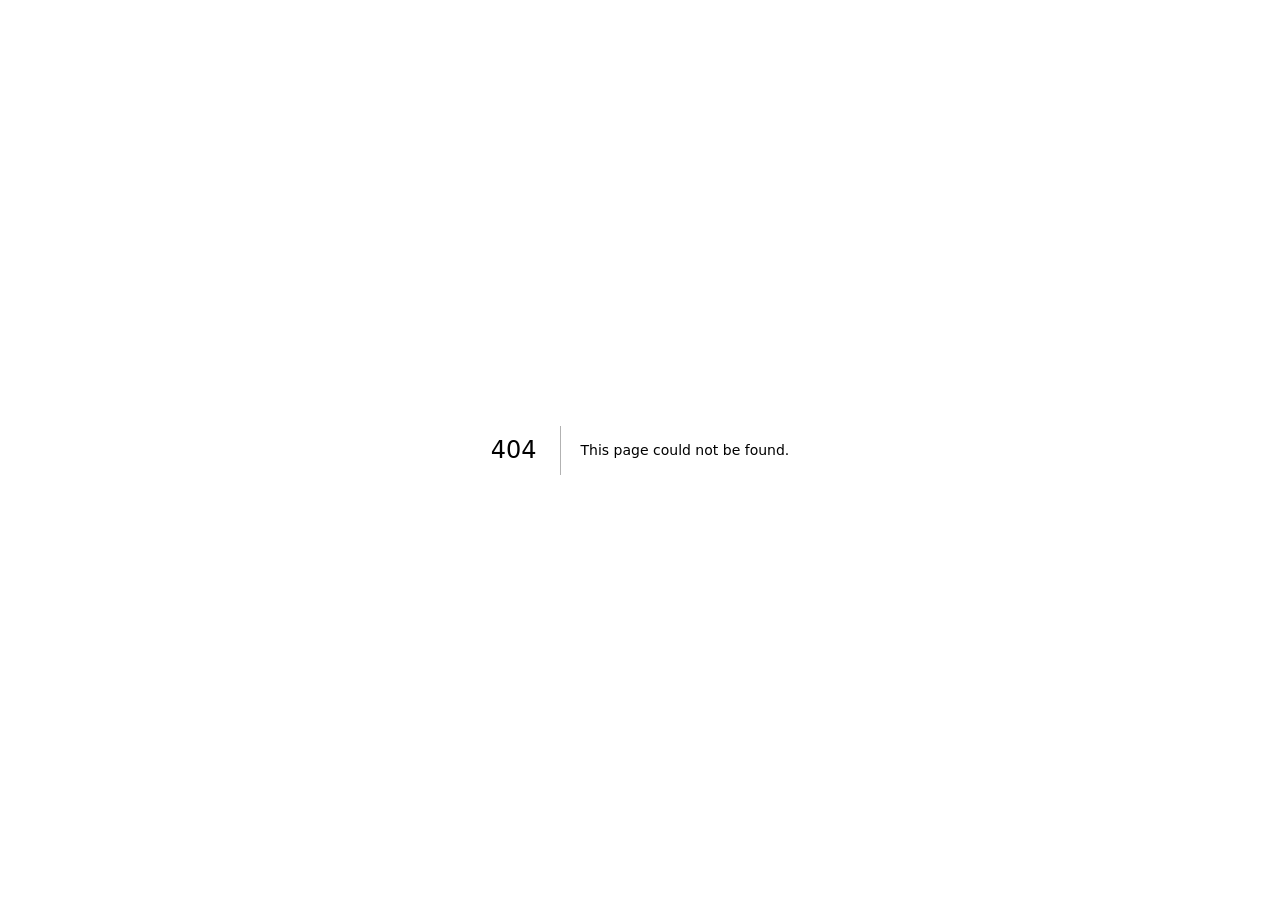
<file: 404/index.html>
<!DOCTYPE html><html lang="cs"><head><meta name="robots" content="noindex, nofollow"><meta http-equiv="Content-Security-Policy" content="default-src 'self' 'unsafe-inline' data: blob:"><meta charSet="utf-8"/><meta name="viewport" content="width=device-width, initial-scale=1"/><link rel="stylesheet" href="/_next/static/chunks/2d3w7ass04s7x.css" data-precedence="next"/><link rel="preload" as="script" fetchPriority="low" href="/_next/static/chunks/2tajcupbair2y.js"/><script src="/_next/static/chunks/4193kwfkw7y8r.js" async=""></script><script src="/_next/static/chunks/0jeh2gypwqyrl.js" async=""></script><script src="/_next/static/chunks/turbopack-172da_is0sbgm.js" async=""></script><script src="/_next/static/chunks/0-4zpttn2a9wb.js" async=""></script><meta name="robots" content="noindex"/><title>CleaningPraha | Čištění čalounění Praha</title><meta name="description" content="Profesionální čištění sedaček, matrací a koberců v Praze. 5 let zkušeností, 24/7. Objednávka od 900 Kč, doprava po Praze zdarma."/><link rel="icon" href="/favicon.svg"/><title>404: This page could not be found.</title><script src="/_next/static/chunks/0cz1d0mv5g_q7.js" noModule=""></script></head><body><div hidden=""><!--$--><!--/$--></div><div style="font-family:system-ui,&quot;Segoe UI&quot;,Roboto,Helvetica,Arial,sans-serif,&quot;Apple Color Emoji&quot;,&quot;Segoe UI Emoji&quot;;height:100vh;text-align:center;display:flex;flex-direction:column;align-items:center;justify-content:center"><div><style>body{color:#000;background:#fff;margin:0}.next-error-h1{border-right:1px solid rgba(0,0,0,.3)}@media (prefers-color-scheme:dark){body{color:#fff;background:#000}.next-error-h1{border-right:1px solid rgba(255,255,255,.3)}}</style><h1 class="next-error-h1" style="display:inline-block;margin:0 20px 0 0;padding:0 23px 0 0;font-size:24px;font-weight:500;vertical-align:top;line-height:49px">404</h1><div style="display:inline-block"><h2 style="font-size:14px;font-weight:400;line-height:49px;margin:0">This page could not be found.</h2></div></div></div><!--$--><!--/$--><script src="/_next/static/chunks/2tajcupbair2y.js" id="_R_" async=""></script><script>(self.__next_f=self.__next_f||[]).push([0])</script><script>self.__next_f.push([1,"1:\"$Sreact.fragment\"\n2:I[96726,[\"/_next/static/chunks/0-4zpttn2a9wb.js\"],\"default\"]\n3:I[15914,[\"/_next/static/chunks/0-4zpttn2a9wb.js\"],\"default\"]\n4:I[52800,[\"/_next/static/chunks/0-4zpttn2a9wb.js\"],\"OutletBoundary\"]\n5:\"$Sreact.suspense\"\n8:I[52800,[\"/_next/static/chunks/0-4zpttn2a9wb.js\"],\"ViewportBoundary\"]\na:I[52800,[\"/_next/static/chunks/0-4zpttn2a9wb.js\"],\"MetadataBoundary\"]\nc:I[47276,[\"/_next/static/chunks/0-4zpttn2a9wb.js\"],\"default\",1]\n:HL[\"/_next/static/chunks/2d3w7ass04s7x.css\",\"style\"]\n7:X\n0:{\"P\":null,\"c\":[\"\",\"_not-found\",\"\"],\"q\":\"\",\"i\":false,\"f\":[[[\"\",{\"children\":[\"/_not-found\",{\"children\":[\"__PAGE__\",{},\"$undefined\",\"$undefined\",4608]},\"$undefined\",\"$undefined\",4608]},\"$undefined\",\"$undefined\",4624],[[\"$\",\"$1\",\"c\",{\"children\":[[[\"$\",\"link\",\"0\",{\"rel\":\"stylesheet\",\"href\":\"/_next/static/chunks/2d3w7ass04s7x.css\",\"precedence\":\"next\",\"crossOrigin\":\"$undefined\",\"nonce\":\"$undefined\"}],[\"$\",\"script\",\"script-0\",{\"src\":\"/_next/static/chunks/0-4zpttn2a9wb.js\",\"async\":true,\"nonce\":\"$undefined\"}]],[\"$\",\"html\",null,{\"lang\":\"cs\",\"children\":[\"$\",\"body\",null,{\"children\":[\"$\",\"$L2\",null,{\"parallelRouterKey\":\"children\",\"error\":\"$undefined\",\"errorStyles\":\"$undefined\",\"errorScripts\":\"$undefined\",\"template\":[\"$\",\"$L3\",null,{}],\"templateStyles\":\"$undefined\",\"templateScripts\":\"$undefined\",\"notFound\":[[[\"$\",\"title\",null,{\"children\":\"404: This page could not be found.\"}],[\"$\",\"div\",null,{\"style\":{\"fontFamily\":\"system-ui,\\\"Segoe UI\\\",Roboto,Helvetica,Arial,sans-serif,\\\"Apple Color Emoji\\\",\\\"Segoe UI Emoji\\\"\",\"height\":\"100vh\",\"textAlign\":\"center\",\"display\":\"flex\",\"flexDirection\":\"column\",\"alignItems\":\"center\",\"justifyContent\":\"center\"},\"children\":[\"$\",\"div\",null,{\"children\":[[\"$\",\"style\",null,{\"dangerouslySetInnerHTML\":{\"__html\":\"body{color:#000;background:#fff;margin:0}.next-error-h1{border-right:1px solid rgba(0,0,0,.3)}@media (prefers-color-scheme:dark){body{color:#fff;background:#000}.next-error-h1{border-right:1px solid rgba(255,255,255,.3)}}\"}}],[\"$\",\"h1\",null,{\"className\":\"next-error-h1\",\"style\":{\"display\":\"inline-block\",\"margin\":\"0 20px 0 0\",\"padding\":\"0 23px 0 0\",\"fontSize\":24,\"fontWeight\":500,\"verticalAlign\":\"top\",\"lineHeight\":\"49px\"},\"children\":404}],[\"$\",\"div\",null,{\"style\":{\"display\":\"inline-block\"},\"children\":[\"$\",\"h2\",null,{\"style\":{\"fontSize\":14,\"fontWeight\":400,\"lineHeight\":\"49px\",\"margin\":0},\"children\":\"This page could not be found.\"}]}]]}]}]],[]],\"forbidden\":\"$undefined\",\"unauthorized\":\"$undefined\"}]}]}]]}],{\"children\":[[\"$\",\"$1\",\"c\",{\"children\":[null,[\"$\",\"$L2\",null,{\"parallelRouterKey\":\"children\",\"error\":\"$undefined\",\"errorStyles\":\"$undefined\",\"errorScripts\":\"$undefined\",\"template\":[\"$\",\"$L3\",null,{}],\"templateStyles\":\"$undefined\",\"templateScripts\":\"$undefined\",\"notFound\":\"$undefined\",\"forbidden\":\"$undefined\",\"unauthorized\":\"$undefined\"}]]}],{\"children\":[[\"$\",\"$1\",\"c\",{\"children\":[[[\"$\",\"title\",null,{\"children\":\"404: This page could not be found.\"}],[\"$\",\"div\",null,{\"style\":\"$0:f:0:1:0:props:children:1:props:children:props:children:props:notFound:0:1:props:style\",\"children\":[\"$\",\"div\",null,{\"children\":[[\"$\",\"style\",null,{\"dangerouslySetInnerHTML\":{\"__html\":\"body{color:#000;background:#fff;margin:0}.next-error-h1{border-right:1px solid rgba(0,0,0,.3)}@media (prefers-color-scheme:dark){body{color:#fff;background:#000}.next-error-h1{border-right:1px solid rgba(255,255,255,.3)}}\"}}],[\"$\",\"h1\",null,{\"className\":\"next-error-h1\",\"style\":\"$0:f:0:1:0:props:children:1:props:children:props:children:props:notFound:0:1:props:children:props:children:1:props:style\",\"children\":404}],[\"$\",\"div\",null,{\"style\":\"$0:f:0:1:0:props:children:1:props:children:props:children:props:notFound:0:1:props:children:props:children:2:props:style\",\"children\":[\"$\",\"h2\",null,{\"style\":\"$0:f:0:1:0:props:children:1:props:children:props:children:props:notFound:0:1:props:children:props:children:2:props:children:props:style\",\"children\":\"This page could not be found.\"}]}]]}]}]],null,[\"$\",\"$L4\",null,{\"children\":[\"$\",\"$5\",null,{\"name\":\"Next.MetadataOutlet\",\"children\":\"$@6\"}]}]]}],{},null,false,null]},null,false,\"$7\"]},null,false,null],[\"$\",\"$1\",\"h\",{\"children\":[[\"$\",\"meta\",null,{\"name\":\"robots\",\"content\":\"noindex\"}],[\"$\",\"$L8\",null,{\"children\":\"$L9\"}],[\"$\",\"div\",null,{\"hidden\":true,\"children\":[\"$\",\"$La\",null,{\"children\":[\"$\",\"$5\",null,{\"name\":\"Next.Metadata\",\"children\":\"$Lb\"}]}]}],null]}],false]],\"m\":\"$undefined\",\"G\":[\"$c\",[[\"$\",\"link\",\"0\",{\"rel\":\"stylesheet\",\"href\":\"/_next/static/chunks/2d3w7ass04s7x.css\",\"precedence\":\"next\",\"crossOrigin\":\"$undefined\",\"nonce\":\"$undefined\"}]]],\"S\":true,\"h\":null,\"r\":\"$undefined\",\"s\":\"$undefined\",\"a\":\"$undefined\",\"l\":\"$undefined\",\"p\":\"$undefined\",\"d\":\"$undefined\",\"b\":\"j-eSow6ZrTLPCrxkkBKGm\"}\n7:C\n9:[[\"$\",\"meta\",\"0\",{\"charSet\":\"utf-8\"}],[\"$\",\"meta\",\"1\",{\"name\":\"viewport\",\"content\":\"width=device-width, initial-scale=1\"}]]\nd:I[85743,[\"/_next/static/chunks/0-4zpttn2a9wb.js\"],\"IconMark\"]\n6:null\nb:[[\"$\",\"title\",\"0\",{\"children\":\"CleaningPraha | Čištění čalounění Praha\"}],[\"$\",\"meta\",\"1\",{\"name\":\"description\",\"content\":\"Profesionální čištění sedaček, matrací a koberců v Praze. 5 let zkušeností, 24/7. Objednávka od 900 Kč, doprava po Praze zdarma.\"}],[\"$\",\"link\",\"2\",{\"rel\":\"icon\",\"href\":\"/favicon.svg\"}],[\"$\",\"$Ld\",\"3\",{}]]\n"])</script></body></html>
</file>
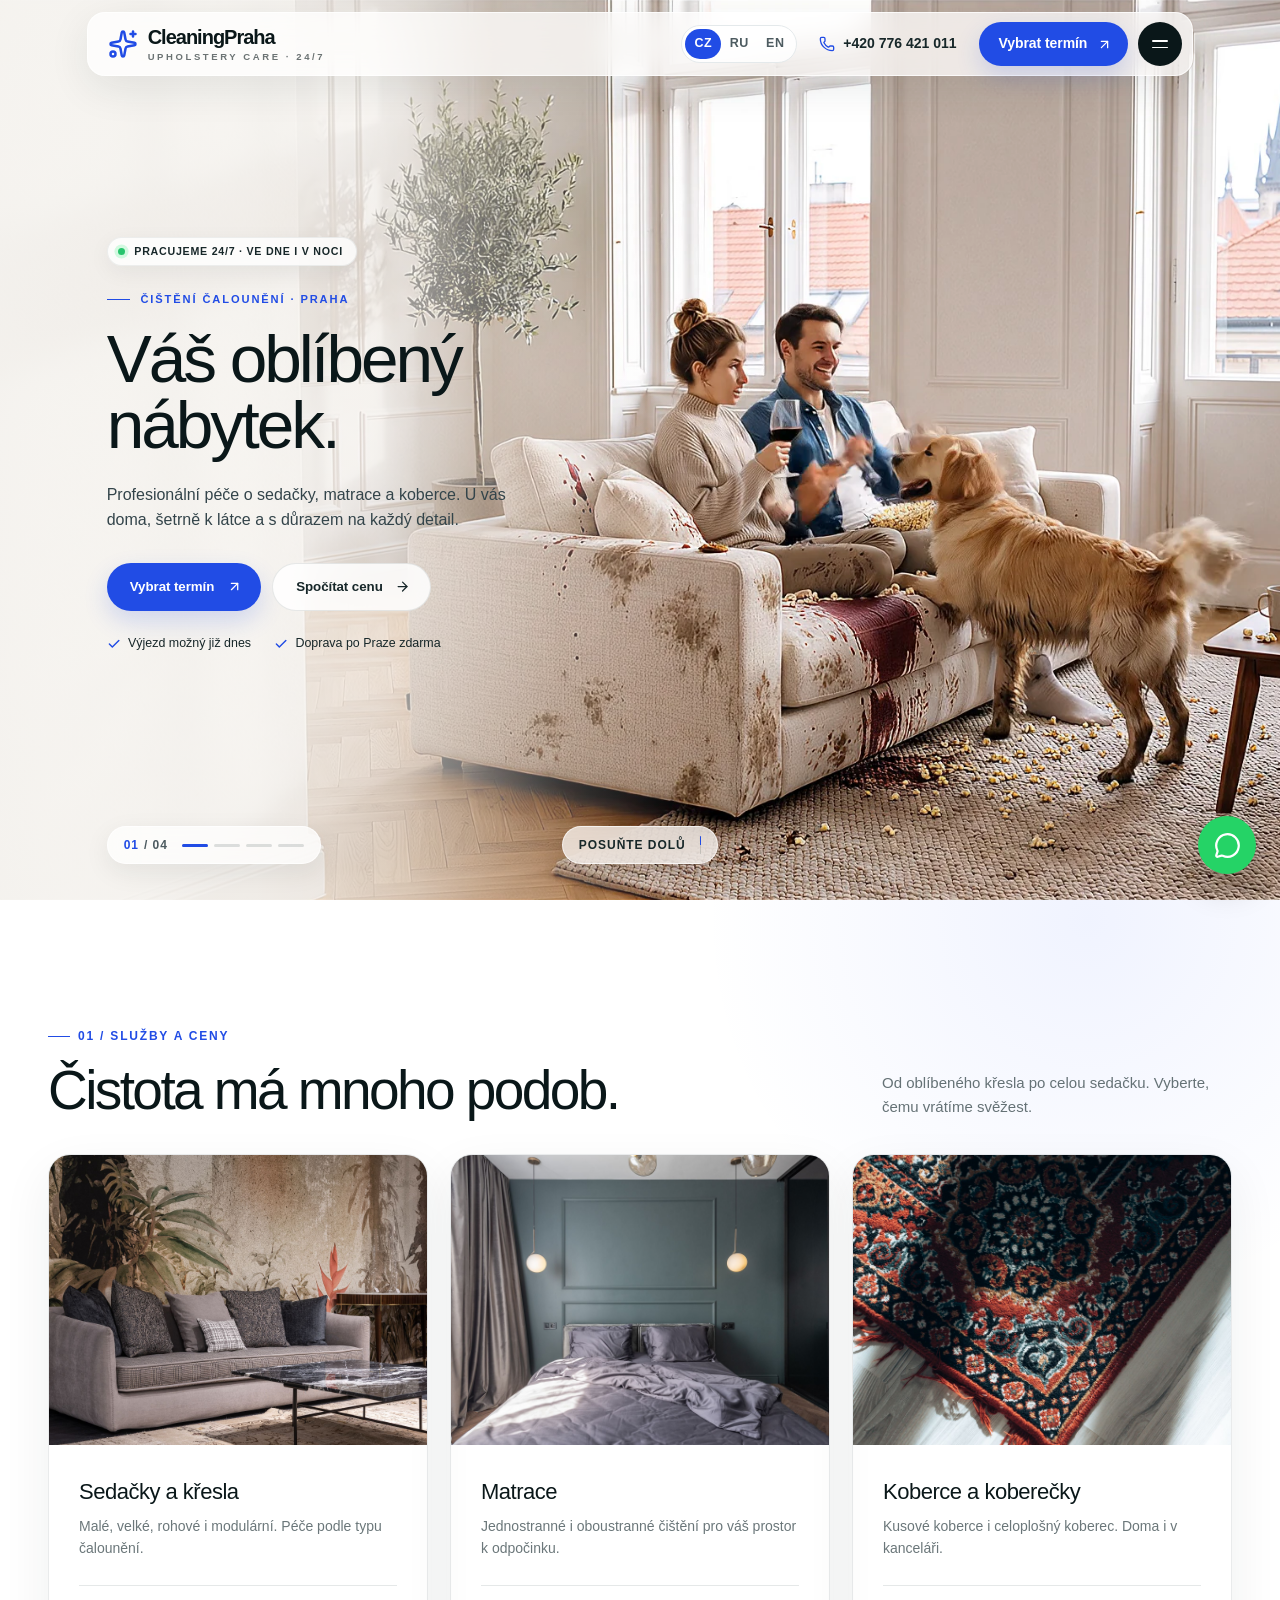
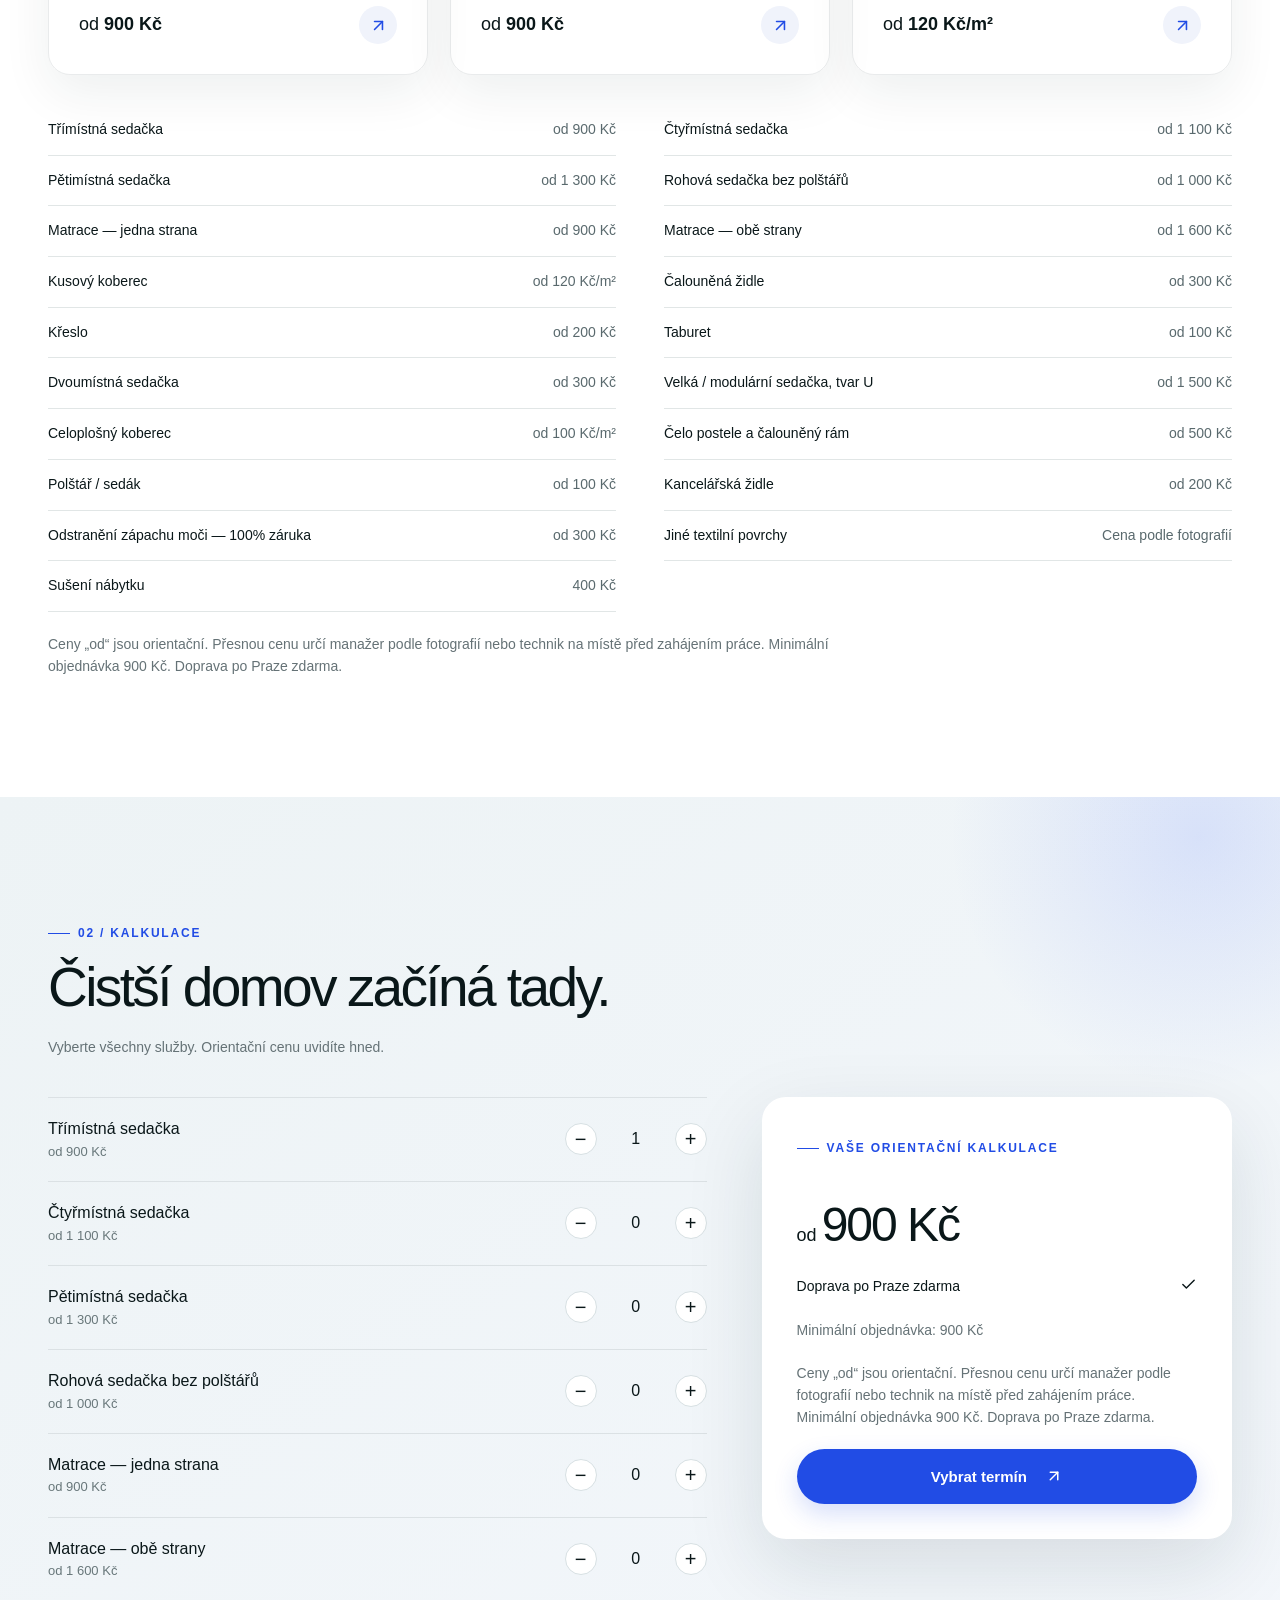
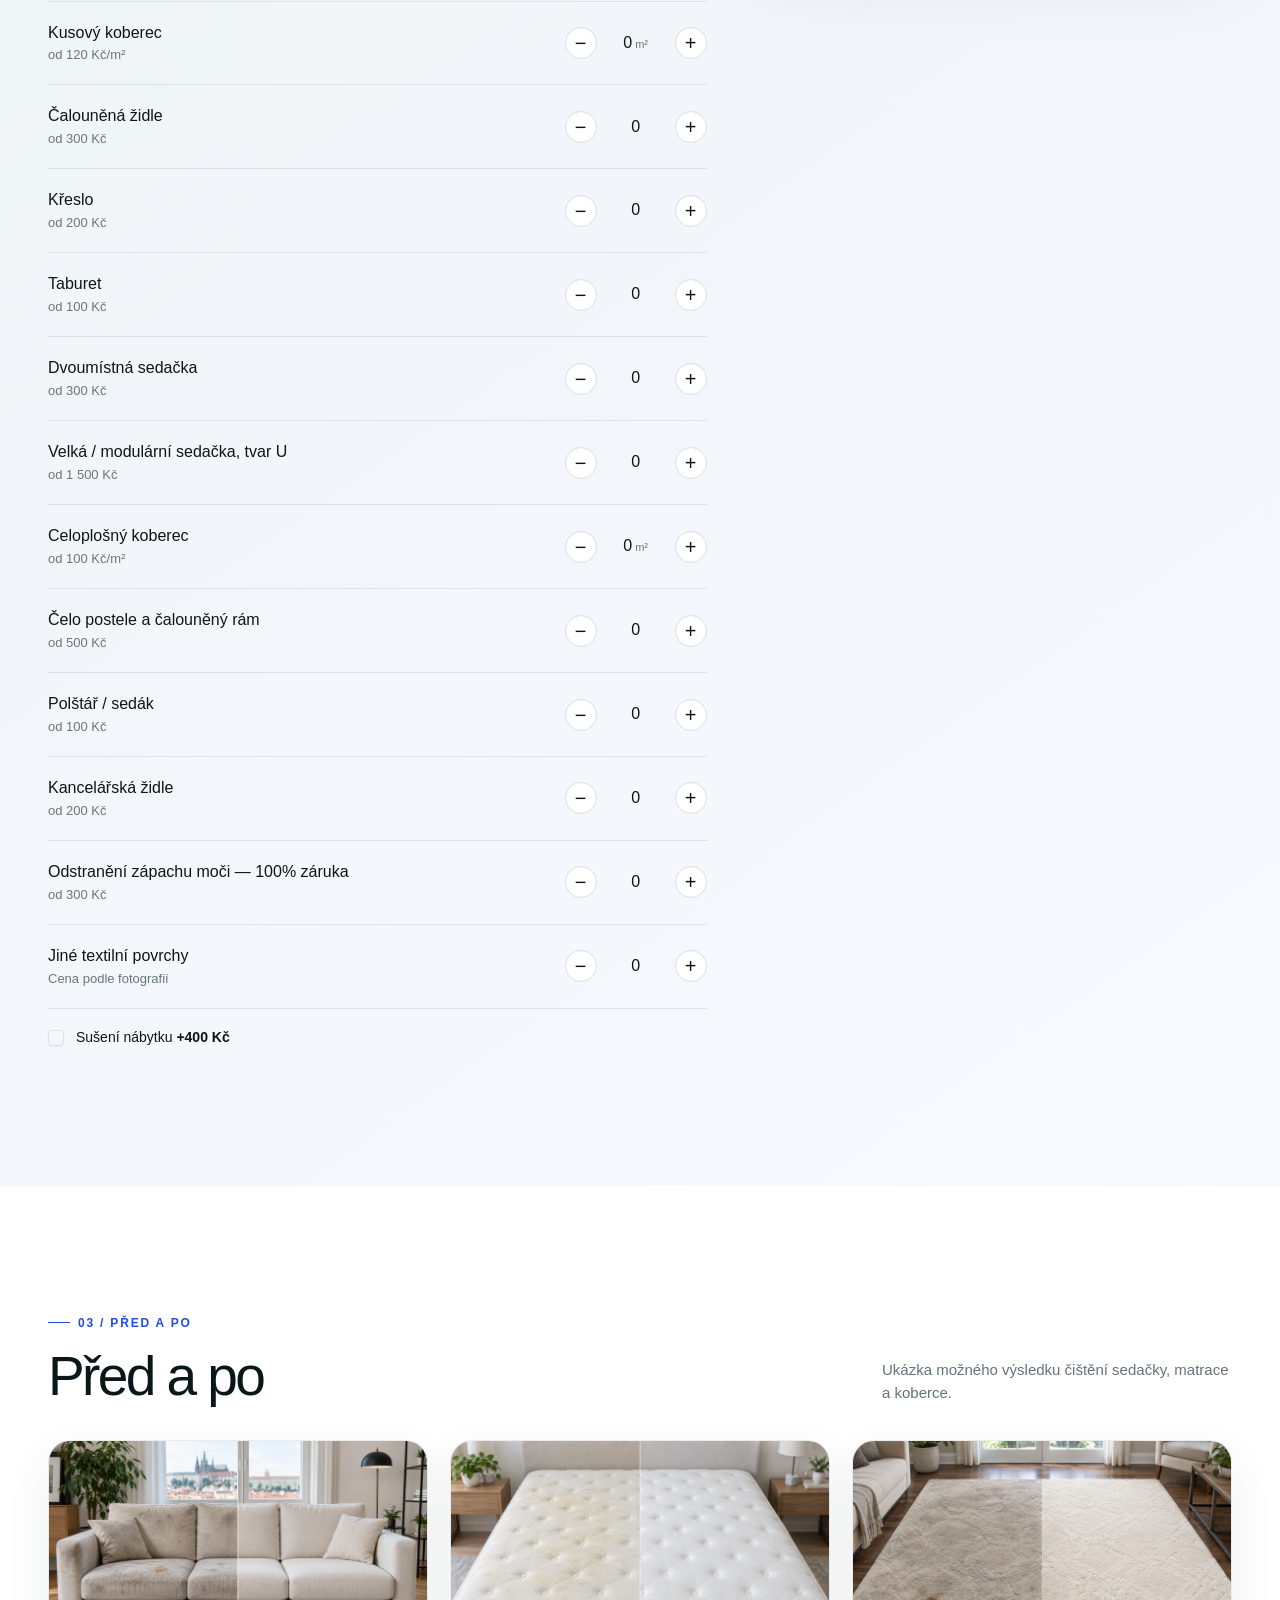
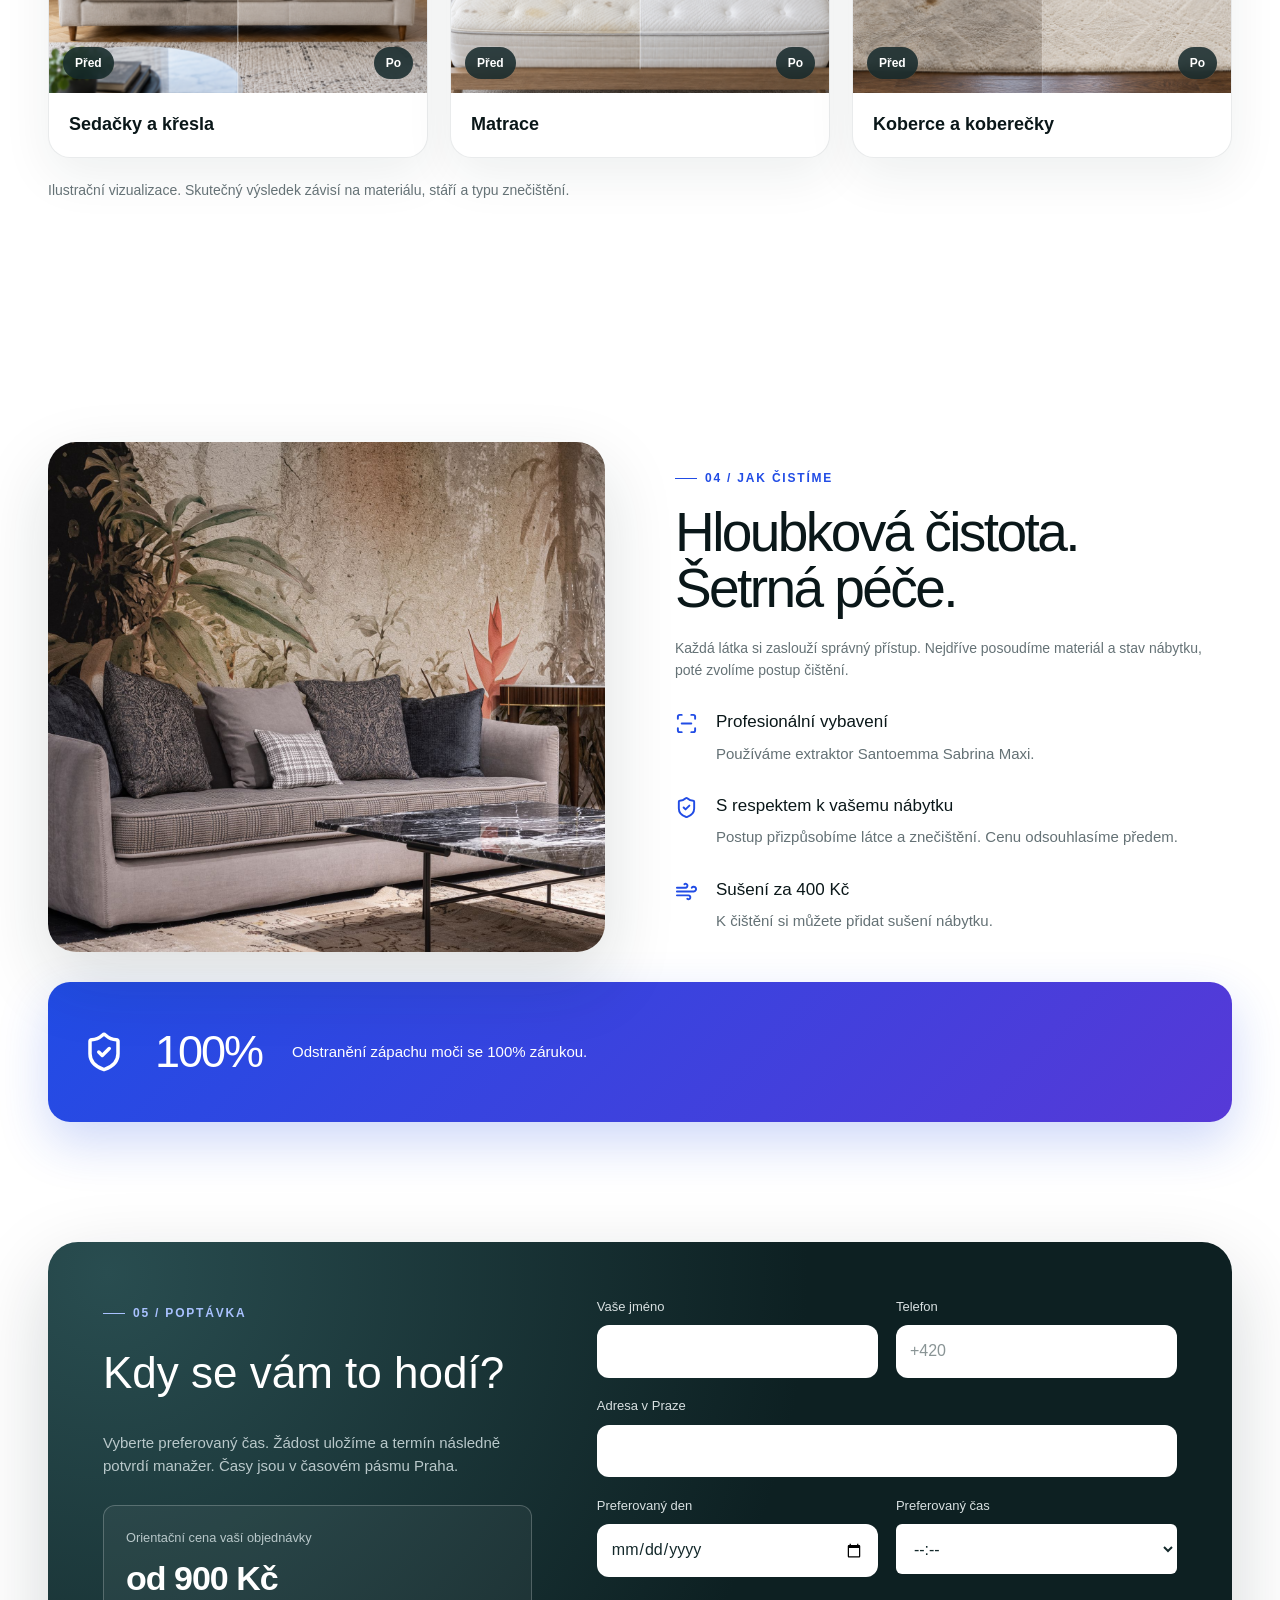
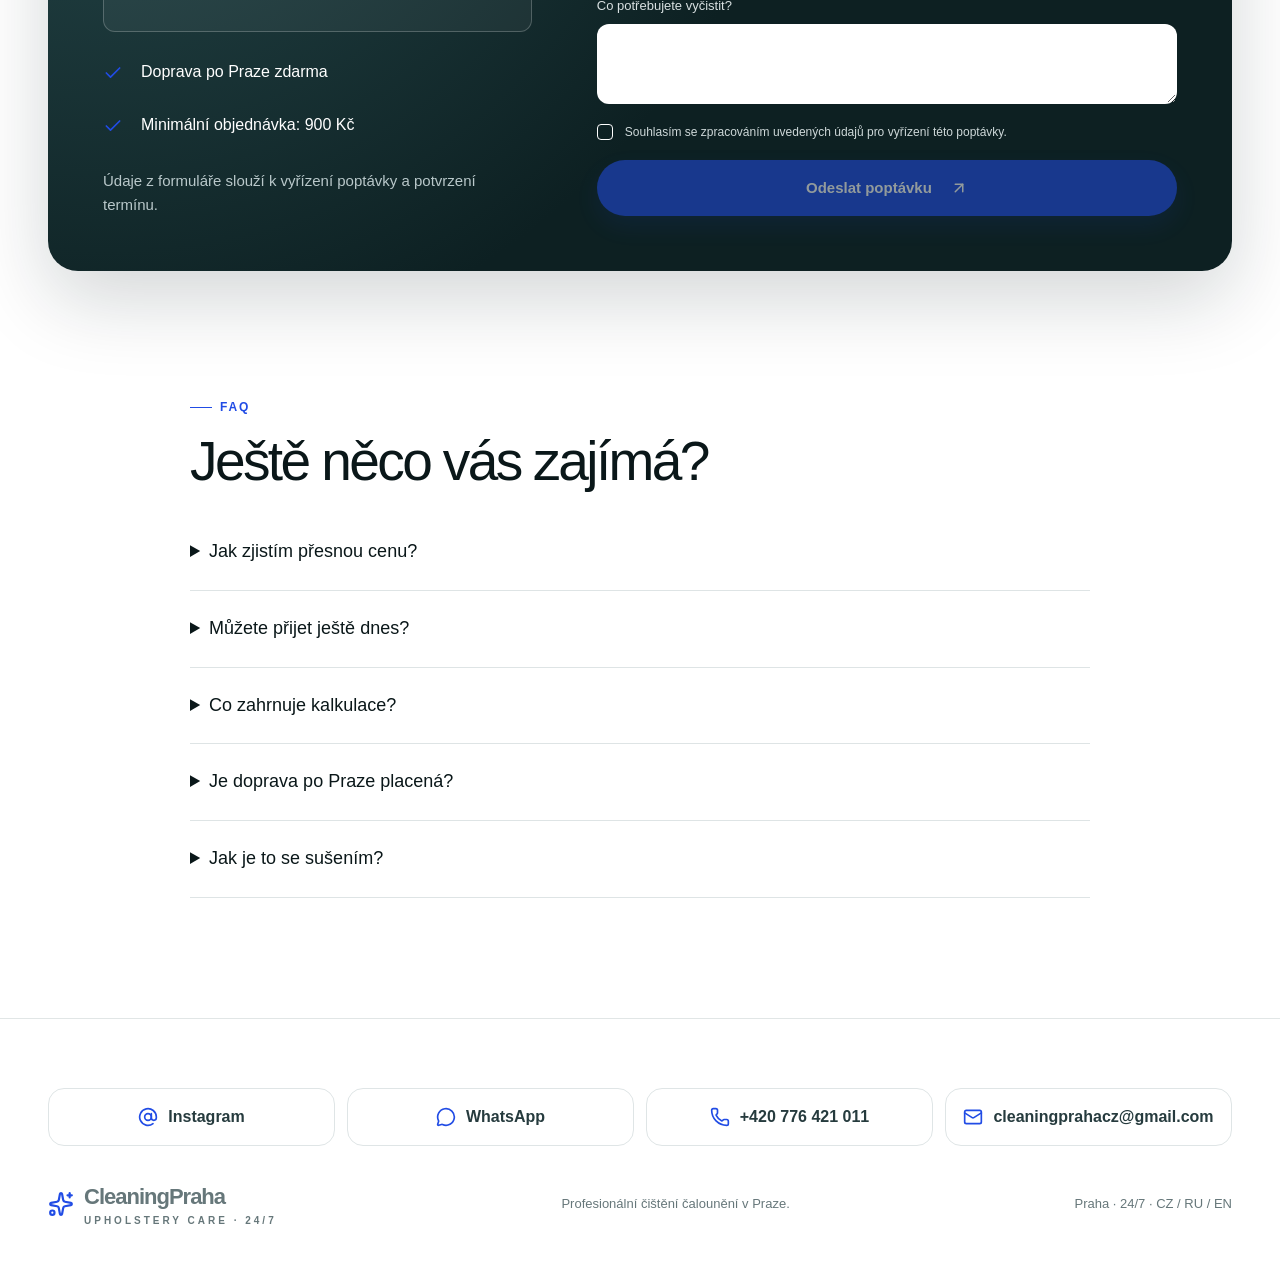
<file: cs/index.html>
<!DOCTYPE html><html lang="cs"><head><meta name="robots" content="noindex, nofollow"><meta http-equiv="Content-Security-Policy" content="default-src 'self' 'unsafe-inline' data: blob:"><!-- Google tag (gtag.js) -->
<script async src="https://www.googletagmanager.com/gtag/js?id=AW-18471355091"></script>
<script>
  window.dataLayer = window.dataLayer || [];
  function gtag(){dataLayer.push(arguments);}
  gtag('js', new Date());

  gtag('config', 'AW-18471355091');
</script><meta charSet="utf-8"/><meta name="viewport" content="width=device-width, initial-scale=1"/><link rel="stylesheet" href="/_next/static/chunks/2d3w7ass04s7x.css" data-precedence="next"/><link rel="preload" as="script" fetchPriority="low" href="/_next/static/chunks/2tajcupbair2y.js"/><script src="/_next/static/chunks/4193kwfkw7y8r.js" async=""></script><script src="/_next/static/chunks/0jeh2gypwqyrl.js" async=""></script><script src="/_next/static/chunks/turbopack-172da_is0sbgm.js" async=""></script><script src="/_next/static/chunks/0-4zpttn2a9wb.js" async=""></script><script src="/_next/static/chunks/2acarmb_l7p77.js" async=""></script><title>Čištění sedaček a čalounění Praha | CleaningPraha</title><meta name="description" content="Profesionální péče o sedačky, matrace a koberce. U vás doma, šetrně k látce a s důrazem na každý detail."/><link rel="icon" href="/favicon.svg"/><script src="/_next/static/chunks/0cz1d0mv5g_q7.js" noModule=""></script><style id="time-select-fix">
.field select[name="time"]{font:inherit!important;color:#14292b!important;background:#fff!important;border:1px solid transparent!important;border-radius:6px!important;width:100%!important;min-width:0!important;height:50px!important;padding:13px 42px 13px 13px!important;font-size:16px!important;line-height:22px!important;box-sizing:border-box!important;appearance:auto!important;-webkit-appearance:menulist!important;}
.field select[name="time"]:focus{outline:2px solid rgba(169,194,255,.55)!important;outline-offset:1px!important;}
</style><link rel="preload" as="image" href="/film/media/m/s0.webp" fetchpriority="high" data-set="m" media="(max-aspect-ratio: 1/1)"><link rel="preload" as="image" href="/film/media/dl/s0.webp" fetchpriority="high" data-set="dl" media="(min-aspect-ratio: 1001/1000) and (max-height: 520px)"><link rel="preload" as="image" href="/film/media/d/s0.webp" fetchpriority="high" data-set="d" media="(min-aspect-ratio: 1001/1000) and (min-height: 520.01px)"><link rel="stylesheet" href="/film/film.css"><script>(function(){var d=document.documentElement;window.CP_FILM={"lang":"cs","langHref":{"cs":"/cs","ru":"/ru","en":"/en"},"next":"body > main > section:not(.hero)","root":"#cp-film"};d.classList.add('cpf');d.setAttribute('data-state','boot');d.setAttribute('data-scene','0');d.setAttribute('data-direction','none');var t=document.createElement('template');t.innerHTML="<div id=\"cp-film\" lang=\"cs\"><svg class=\"sprite\" aria-hidden=\"true\" xmlns=\"http://www.w3.org/2000/svg\">\n    <symbol id=\"i-arrow-right\" viewBox=\"0 0 24 24\"><path d=\"M5 12h14\"><\/path><path d=\"m12 5 7 7-7 7\"><\/path><\/symbol>\n    <symbol id=\"i-arrow-up-right\" viewBox=\"0 0 24 24\"><path d=\"M7 7h10v10\"><\/path><path d=\"M7 17 17 7\"><\/path><\/symbol>\n    <symbol id=\"i-at-sign\" viewBox=\"0 0 24 24\"><circle cx=\"12\" cy=\"12\" r=\"4\"><\/circle><path d=\"M16 8v5a3 3 0 0 0 6 0v-1a10 10 0 1 0-4 8\"><\/path><\/symbol>\n    <symbol id=\"i-check\" viewBox=\"0 0 24 24\"><path d=\"M20 6 9 17l-5-5\"><\/path><\/symbol>\n    <symbol id=\"i-mail\" viewBox=\"0 0 24 24\"><path d=\"m22 7-8.991 5.727a2 2 0 0 1-2.009 0L2 7\"><\/path><rect x=\"2\" y=\"4\" width=\"20\" height=\"16\" rx=\"2\"><\/rect><\/symbol>\n    <symbol id=\"i-message-circle\" viewBox=\"0 0 24 24\"><path d=\"M2.992 16.342a2 2 0 0 1 .094 1.167l-1.065 3.29a1 1 0 0 0 1.236 1.168l3.413-.998a2 2 0 0 1 1.099.092 10 10 0 1 0-4.777-4.719\"><\/path><\/symbol>\n    <symbol id=\"i-phone\" viewBox=\"0 0 24 24\"><path d=\"M13.832 16.568a1 1 0 0 0 1.213-.303l.355-.465A2 2 0 0 1 17 15h3a2 2 0 0 1 2 2v3a2 2 0 0 1-2 2A18 18 0 0 1 2 4a2 2 0 0 1 2-2h3a2 2 0 0 1 2 2v3a2 2 0 0 1-.8 1.6l-.468.351a1 1 0 0 0-.292 1.233 14 14 0 0 0 6.392 6.384\"><\/path><\/symbol>\n    <symbol id=\"i-scan-line\" viewBox=\"0 0 24 24\"><path d=\"M3 7V5a2 2 0 0 1 2-2h2\"><\/path><path d=\"M17 3h2a2 2 0 0 1 2 2v2\"><\/path><path d=\"M21 17v2a2 2 0 0 1-2 2h-2\"><\/path><path d=\"M7 21H5a2 2 0 0 1-2-2v-2\"><\/path><path d=\"M7 12h10\"><\/path><\/symbol>\n    <symbol id=\"i-shield-check\" viewBox=\"0 0 24 24\"><path d=\"M20 13c0 5-3.5 7.5-7.66 8.95a1 1 0 0 1-.67-.01C7.5 20.5 4 18 4 13V6a1 1 0 0 1 1-1c2 0 4.5-1.2 6.24-2.72a1.17 1.17 0 0 1 1.52 0C14.51 3.81 17 5 19 5a1 1 0 0 1 1 1z\"><\/path><path d=\"m9 12 2 2 4-4\"><\/path><\/symbol>\n    <symbol id=\"i-sparkles\" viewBox=\"0 0 24 24\"><path d=\"M11.017 2.814a1 1 0 0 1 1.966 0l1.051 5.558a2 2 0 0 0 1.594 1.594l5.558 1.051a1 1 0 0 1 0 1.966l-5.558 1.051a2 2 0 0 0-1.594 1.594l-1.051 5.558a1 1 0 0 1-1.966 0l-1.051-5.558a2 2 0 0 0-1.594-1.594l-5.558-1.051a1 1 0 0 1 0-1.966l5.558-1.051a2 2 0 0 0 1.594-1.594z\"><\/path><path d=\"M20 2v4\"><\/path><path d=\"M22 4h-4\"><\/path><circle cx=\"4\" cy=\"20\" r=\"2\"><\/circle><\/symbol>\n    <symbol id=\"i-wind\" viewBox=\"0 0 24 24\"><path d=\"M12.8 19.6A2 2 0 1 0 14 16H2\"><\/path><path d=\"M17.5 8a2.5 2.5 0 1 1 2 4H2\"><\/path><path d=\"M9.8 4.4A2 2 0 1 1 11 8H2\"><\/path><\/symbol>\n  <\/svg><header class=\"site-header\" id=\"header\">\n    <div class=\"header-bar\">\n      <a class=\"cpf-brand\" href=\"#top\" data-goto-scene=\"1\" aria-label=\"CleaningPraha\">\n        <svg class=\"brand-mark\" aria-hidden=\"true\"><use href=\"#i-sparkles\"><\/use><\/svg>\n        <span class=\"brand-text\">\n          <span class=\"brand-name\" data-t=\"header.brandName\">CleaningPraha<\/span>\n          <small class=\"brand-tagline\" data-t=\"header.brandTagline\">UPHOLSTERY CARE · 24/7<\/small>\n        <\/span>\n      <\/a>\n      <div class=\"header-actions\">\n        <div class=\"cpf-langs\" role=\"group\" data-ui-attr=\"aria-label:langs\" aria-label=\"Jazyk\">\n          <button type=\"button\" data-lang-btn=\"cs\" aria-pressed=\"true\">CZ<\/button>\n          <button type=\"button\" data-lang-btn=\"ru\" aria-pressed=\"false\">RU<\/button>\n          <button type=\"button\" data-lang-btn=\"en\" aria-pressed=\"false\">EN<\/button>\n        <\/div>\n        <a class=\"header-phone\" href=\"tel:+420776421011\">\n          <svg class=\"i\" aria-hidden=\"true\"><use href=\"#i-phone\"><\/use><\/svg>\n          <span data-t=\"footer.contacts.2.label\">+420 776 421 011<\/span>\n        <\/a>\n        <a class=\"cpf-btn btn-primary btn-sm header-cta\" href=\"#booking\">\n          <span data-t=\"header.cta\">Vybrat termín<\/span>\n          <svg class=\"i\" aria-hidden=\"true\"><use href=\"#i-arrow-up-right\"><\/use><\/svg>\n        <\/a>\n        <button class=\"menu-btn\" type=\"button\" aria-expanded=\"false\" aria-controls=\"menu\" data-ui-attr=\"aria-label:menu\" aria-label=\"Menu\">\n          <span><\/span><span><\/span>\n        <\/button>\n      <\/div>\n    <\/div>\n\n    <div class=\"menu\" id=\"menu\" hidden=\"\">\n      <nav class=\"menu-nav\"><a href=\"#services\"><span data-t=\"header.nav.0.label\">Služby a&nbsp;ceny<\/span><svg class=\"i\" aria-hidden=\"true\"><use href=\"#i-arrow-right\"><\/use><\/svg><\/a><a href=\"#calculator\"><span data-t=\"header.nav.1.label\">Kalkulace<\/span><svg class=\"i\" aria-hidden=\"true\"><use href=\"#i-arrow-right\"><\/use><\/svg><\/a><a href=\"#care\"><span data-t=\"header.nav.2.label\">Jak čistíme<\/span><svg class=\"i\" aria-hidden=\"true\"><use href=\"#i-arrow-right\"><\/use><\/svg><\/a><a href=\"#booking\"><span data-t=\"header.cta\">Vybrat termín<\/span><svg class=\"i\" aria-hidden=\"true\"><use href=\"#i-arrow-right\"><\/use><\/svg><\/a><\/nav>\n      <div class=\"menu-contacts\">\n        <a href=\"tel:+420776421011\"><svg class=\"i\" aria-hidden=\"true\"><use href=\"#i-phone\"><\/use><\/svg><span data-t=\"footer.contacts.2.label\">+420 776 421 011<\/span><\/a>\n        <a href=\"https://wa.me/420776421011\" target=\"_blank\" rel=\"noopener\"><svg class=\"i\" aria-hidden=\"true\"><use href=\"#i-message-circle\"><\/use><\/svg><span data-t=\"footer.contacts.1.label\">WhatsApp<\/span><\/a>\n        <a href=\"https://www.instagram.com/cleaningpraha/\" target=\"_blank\" rel=\"noopener\"><svg class=\"i\" aria-hidden=\"true\"><use href=\"#i-at-sign\"><\/use><\/svg><span data-t=\"footer.contacts.0.label\">Instagram<\/span><\/a>\n        <a href=\"mailto:cleaningprahacz@gmail.com\"><svg class=\"i\" aria-hidden=\"true\"><use href=\"#i-mail\"><\/use><\/svg><span data-t=\"footer.contacts.3.label\">cleaningprahacz@gmail.com<\/span><\/a>\n      <\/div>\n    <\/div>\n  <\/header><section class=\"stage\" id=\"top\" data-scrim=\"off\" data-ui-attr=\"aria-label:stage\" aria-label=\"Příběh: od skvrny k čistotě\">\n      <div class=\"stage-media\" aria-hidden=\"true\">\n        <img class=\"still still--base\" id=\"still-base\" alt=\"\" decoding=\"async\" fetchpriority=\"high\">\n        <video class=\"clip\" id=\"clip-a\" muted=\"\" playsinline=\"\" preload=\"auto\" tabindex=\"-1\" disablepictureinpicture=\"\" disableremoteplayback=\"\"><\/video>\n        <video class=\"clip\" id=\"clip-b\" muted=\"\" playsinline=\"\" preload=\"auto\" tabindex=\"-1\" disablepictureinpicture=\"\" disableremoteplayback=\"\"><\/video>\n        <img class=\"still still--top\" id=\"still-top\" alt=\"\" decoding=\"async\">\n      <\/div>\n      <div class=\"stage-scrim\" aria-hidden=\"true\"><\/div>\n\n      <div class=\"stage-blocks\">\n        <!-- Scene 1: dirty sofa. The site's hero block. -->\n        <div class=\"cpf-block block--hero\" data-block=\"scene1\" aria-hidden=\"true\" inert=\"\">\n          <p class=\"badge\" data-rise=\"\"><span class=\"live-dot\" aria-hidden=\"true\"><\/span><span data-t=\"hero.badge\">PRACUJEME 24/7 · VE DNE I&nbsp;V&nbsp;NOCI<\/span><\/p>\n          <p class=\"cpf-eyebrow\" data-rise=\"\" data-t=\"hero.eyebrow\">ČIŠTĚNÍ ČALOUNĚNÍ · PRAHA<\/p>\n          <h1 class=\"display-1\" data-rise=\"\" data-t=\"hero.h1Line1\">Váš oblíbený nábytek.<\/h1>\n          <p class=\"lead\" data-rise=\"\" data-t=\"hero.subtitle\">Profesionální péče o&nbsp;sedačky, matrace a&nbsp;koberce. U&nbsp;vás doma, šetrně k&nbsp;látce a&nbsp;s&nbsp;důrazem na každý detail.<\/p>\n          <div class=\"cpf-actions\" data-rise=\"\">\n            <a class=\"cpf-btn btn-primary\" href=\"#booking\"><span data-t=\"hero.ctaPrimary\">Vybrat termín<\/span><svg class=\"i\" aria-hidden=\"true\"><use href=\"#i-arrow-up-right\"><\/use><\/svg><\/a>\n            <a class=\"cpf-btn btn-light\" href=\"#calculator\"><span data-t=\"hero.ctaSecondary\">Spočítat cenu<\/span><svg class=\"i\" aria-hidden=\"true\"><use href=\"#i-arrow-right\"><\/use><\/svg><\/a>\n          <\/div>\n          <ul class=\"checks\" data-rise=\"\">\n            <li><svg class=\"i\" aria-hidden=\"true\"><use href=\"#i-check\"><\/use><\/svg><span data-t=\"hero.checks.0\">Výjezd možný již dnes<\/span><\/li>\n            <li><svg class=\"i\" aria-hidden=\"true\"><use href=\"#i-check\"><\/use><\/svg><span data-t=\"hero.checks.1\">Doprava po Praze zdarma<\/span><\/li>\n          <\/ul>\n        <\/div>\n\n        <!-- Scene 2: the technician at work. \"Jak čistíme\". -->\n        <div class=\"cpf-block block--care\" data-block=\"scene2\" aria-hidden=\"true\" inert=\"\">\n          <p class=\"cpf-eyebrow\" data-rise=\"\" data-t=\"header.nav.2.label\">Jak čistíme<\/p>\n          <h2 class=\"display-2\" data-rise=\"\"><span data-t=\"care.headingLines.0\">Hloubková čistota.<\/span> <em class=\"accent\" data-t=\"care.headingLines.1\">Šetrná péče.<\/em><\/h2>\n          <p class=\"lead\" data-rise=\"\" data-t=\"care.text\">Každá látka si zaslouží správný přístup. Nejdříve posoudíme materiál a&nbsp;stav nábytku, poté zvolíme postup čištění.<\/p>\n          <ul class=\"steps\">\n            <li data-rise=\"\"><span class=\"step-icon\"><svg class=\"i\" aria-hidden=\"true\"><use href=\"#i-scan-line\"><\/use><\/svg><\/span><span class=\"step-copy\"><strong data-t=\"care.steps.0.title\">Profesionální vybavení<\/strong><span data-t=\"care.steps.0.text\">Používáme extraktor Santoemma Sabrina Maxi.<\/span><\/span><\/li>\n            <li data-rise=\"\"><span class=\"step-icon\"><svg class=\"i\" aria-hidden=\"true\"><use href=\"#i-shield-check\"><\/use><\/svg><\/span><span class=\"step-copy\"><strong data-t=\"care.steps.1.title\">S&nbsp;respektem k&nbsp;vašemu nábytku<\/strong><span data-t=\"care.steps.1.text\">Postup přizpůsobíme látce a&nbsp;znečištění. Cenu odsouhlasíme předem.<\/span><\/span><\/li>\n            <li data-rise=\"\"><span class=\"step-icon\"><svg class=\"i\" aria-hidden=\"true\"><use href=\"#i-wind\"><\/use><\/svg><\/span><span class=\"step-copy\"><strong data-t=\"care.steps.2.title\">Sušení za 400 Kč<\/strong><span data-t=\"care.steps.2.text\">K&nbsp;čištění si můžete přidat sušení nábytku.<\/span><\/span><\/li>\n          <\/ul>\n        <\/div>\n\n        <!-- Scene 3: the last pass, the sofa is clean. The site's \"Před a po\" block:\n             its heading with the last word in the accent, its kicker without the\n             section number (the film has its own counter). -->\n        <div class=\"cpf-block block--care block--ba\" data-block=\"scene3\" aria-hidden=\"true\" inert=\"\">\n          <p class=\"cpf-eyebrow\" data-rise=\"\" data-t=\"beforeAfter.kicker\" data-t-strip-num=\"\">Před a&nbsp;po<\/p>\n          <h2 class=\"display-2\" data-rise=\"\" data-t=\"beforeAfter.heading\" data-accent-last=\"\">Před a&nbsp;<em class=\"accent\">po<\/em><\/h2>\n          <p class=\"lead\" data-rise=\"\" data-t=\"beforeAfter.intro\">Ukázka možného výsledku čištění sedačky, matrace a&nbsp;koberce.<\/p>\n          <p class=\"ba-note\" data-rise=\"\" data-t=\"beforeAfter.note\">Ilustrační vizualizace. Skutečný výsledek závisí na materiálu, stáří a&nbsp;typu znečištění.<\/p>\n        <\/div>\n\n        <!-- Scene 4: clean again, the couple is back. The second line of the site's H1 + the stats. -->\n        <div class=\"cpf-block block--fresh\" data-block=\"scene4\" aria-hidden=\"true\" inert=\"\">\n          <p class=\"pre-title\" data-rise=\"\" data-t=\"hero.h1Line1\">Váš oblíbený nábytek.<\/p>\n          <h2 class=\"display-accent\" data-rise=\"\"><em data-t=\"hero.h1Accent\">Znovu svěží.<\/em><\/h2>\n          <ul class=\"cpf-stats\" data-rise=\"\">\n            <li><strong data-t=\"stats.0.value\">5<\/strong><span data-t=\"stats.0.label\">let zkušeností<\/span><\/li>\n            <li><strong data-t=\"stats.1.value\">24/7<\/strong><span data-t=\"stats.1.label\">ve dne i&nbsp;v&nbsp;noci<\/span><\/li>\n            <li><strong data-t=\"stats.2.value\">900 Kč<\/strong><span data-t=\"stats.2.label\">minimální objednávka<\/span><\/li>\n            <li><strong data-t=\"stats.3.value\">0 Kč<\/strong><span data-t=\"stats.3.label\">doprava po Praze<\/span><\/li>\n          <\/ul>\n          <div class=\"cpf-actions\" data-rise=\"\">\n            <a class=\"cpf-btn btn-primary\" href=\"#booking\"><span data-t=\"hero.ctaPrimary\">Vybrat termín<\/span><svg class=\"i\" aria-hidden=\"true\"><use href=\"#i-arrow-up-right\"><\/use><\/svg><\/a>\n          <\/div>\n        <\/div>\n      <\/div>\n\n      <div class=\"stage-ui\">\n        <div class=\"progress\" role=\"status\" aria-live=\"polite\">\n          <span class=\"visually-hidden\" data-progress-label=\"\"><\/span>\n          <span class=\"progress-num\" aria-hidden=\"true\"><b data-progress-cur=\"\">01<\/b><span>/ 04<\/span><\/span>\n          <span class=\"progress-bars\" aria-hidden=\"true\"><i data-bar=\"1\"><\/i><i data-bar=\"2\"><\/i><i data-bar=\"3\"><\/i><i data-bar=\"4\"><\/i><\/span>\n        <\/div>\n        <div class=\"scroll-hint\" aria-hidden=\"true\">\n          <span data-ui=\"scrollHint\">Posuňte dolů<\/span>\n          <span class=\"scroll-line\"><\/span>\n        <\/div>\n      <\/div>\n    <\/section><a class=\"wa-float\" href=\"https://wa.me/420776421011\" target=\"_blank\" rel=\"noopener\" data-t-attr=\"aria-label:whatsappFloat.ariaLabel\" aria-label=\"WhatsApp\">\n    <svg class=\"i\" aria-hidden=\"true\"><use href=\"#i-message-circle\"><\/use><\/svg>\n  <\/a><div class=\"mobile-bar\">\n    <p class=\"mobile-bar-copy\">\n      <small data-t=\"stickyBar.label\">Orientační cena vaší objednávky<\/small>\n      <b data-t=\"stickyBar.price\">od 900 Kč<\/b>\n    <\/p>\n    <a class=\"mobile-bar-wa\" href=\"https://wa.me/420776421011\" target=\"_blank\" rel=\"noopener\" data-t-attr=\"aria-label:whatsappFloat.ariaLabel\" aria-label=\"WhatsApp\">\n      <svg class=\"i\" aria-hidden=\"true\"><use href=\"#i-message-circle\"><\/use><\/svg>\n    <\/a>\n    <a class=\"cpf-btn btn-primary btn-sm\" href=\"#booking\"><span data-t=\"stickyBar.cta\">Vybrat termín<\/span><svg class=\"i\" aria-hidden=\"true\"><use href=\"#i-arrow-up-right\"><\/use><\/svg><\/a>\n  <\/div><div class=\"debug\" id=\"debug\" hidden=\"\"><\/div><\/div>";d.appendChild(t.content.firstElementChild);var mo=new MutationObserver(function(){var v=document.querySelector('section.hero video');if(v){v.removeAttribute('autoplay');v.preload='none';v.removeAttribute('src');mo.disconnect();}});mo.observe(d,{childList:true,subtree:true});document.addEventListener('DOMContentLoaded',function(){mo.disconnect();});})();</script><script type="module" src="/film/film.js"></script></head><body><div hidden=""><!--$--><!--/$--></div><header class="wrap header"><a class="brand" href="/cs" aria-label="CleaningPraha"><svg xmlns="http://www.w3.org/2000/svg" width="30" height="30" viewBox="0 0 24 24" fill="none" stroke="currentColor" stroke-width="2" stroke-linecap="round" stroke-linejoin="round" class="lucide lucide-sparkles" aria-hidden="true"><path d="M11.017 2.814a1 1 0 0 1 1.966 0l1.051 5.558a2 2 0 0 0 1.594 1.594l5.558 1.051a1 1 0 0 1 0 1.966l-5.558 1.051a2 2 0 0 0-1.594 1.594l-1.051 5.558a1 1 0 0 1-1.966 0l-1.051-5.558a2 2 0 0 0-1.594-1.594l-5.558-1.051a1 1 0 0 1 0-1.966l5.558-1.051a2 2 0 0 0 1.594-1.594z"></path><path d="M20 2v4"></path><path d="M22 4h-4"></path><circle cx="4" cy="20" r="2"></circle></svg><span>CleaningPraha<small>UPHOLSTERY CARE · 24/7</small></span></a><nav class="nav"><a href="#services">Služby a ceny</a><a href="#calculator">Kalkulace</a><a href="#care">Jak čistíme</a></nav><div class="langs"><a href="/cs" class="active" aria-current="page">CZ</a><a href="/ru" class="">RU</a><a href="/en" class="">EN</a></div><a class="btn" href="#booking">Vybrat termín<svg xmlns="http://www.w3.org/2000/svg" width="17" height="17" viewBox="0 0 24 24" fill="none" stroke="currentColor" stroke-width="2" stroke-linecap="round" stroke-linejoin="round" class="lucide lucide-arrow-up-right" aria-hidden="true"><path d="M7 7h10v10"></path><path d="M7 17 17 7"></path></svg></a></header><main><section class="hero"><video autoPlay="" muted="" loop="" playsInline="" poster="/media/extractor-poster.jpg" preload="metadata" aria-hidden="true"><source src="/media/hero-extractor-4k.mp4" type="video/mp4"/></video><div class="wrap reveal"><div class="always-badge"><span></span>PRACUJEME 24/7 · VE DNE I V NOCI</div><div class="eyebrow">ČIŠTĚNÍ ČALOUNĚNÍ · PRAHA</div><h1>Váš oblíbený nábytek.<br/><em>Znovu svěží.</em></h1><p>Profesionální péče o sedačky, matrace a koberce. U vás doma, šetrně k látce a s důrazem na každý detail.</p><div class="actions"><a class="btn" href="#booking">Vybrat termín<svg xmlns="http://www.w3.org/2000/svg" width="18" height="18" viewBox="0 0 24 24" fill="none" stroke="currentColor" stroke-width="2" stroke-linecap="round" stroke-linejoin="round" class="lucide lucide-arrow-up-right" aria-hidden="true"><path d="M7 7h10v10"></path><path d="M7 17 17 7"></path></svg></a><a class="btn light" href="#calculator">Spočítat cenu<svg xmlns="http://www.w3.org/2000/svg" width="18" height="18" viewBox="0 0 24 24" fill="none" stroke="currentColor" stroke-width="2" stroke-linecap="round" stroke-linejoin="round" class="lucide lucide-arrow-right" aria-hidden="true"><path d="M5 12h14"></path><path d="m12 5 7 7-7 7"></path></svg></a></div><div class="hero-notes"><span><svg xmlns="http://www.w3.org/2000/svg" width="15" height="15" viewBox="0 0 24 24" fill="none" stroke="currentColor" stroke-width="2" stroke-linecap="round" stroke-linejoin="round" class="lucide lucide-check" aria-hidden="true"><path d="M20 6 9 17l-5-5"></path></svg>Výjezd možný již dnes</span><span><svg xmlns="http://www.w3.org/2000/svg" width="15" height="15" viewBox="0 0 24 24" fill="none" stroke="currentColor" stroke-width="2" stroke-linecap="round" stroke-linejoin="round" class="lucide lucide-check" aria-hidden="true"><path d="M20 6 9 17l-5-5"></path></svg>Doprava po Praze zdarma</span></div></div><button class="video-control" aria-label="Pozastavit video"><svg xmlns="http://www.w3.org/2000/svg" width="16" height="16" viewBox="0 0 24 24" fill="none" stroke="currentColor" stroke-width="2" stroke-linecap="round" stroke-linejoin="round" class="lucide lucide-pause" aria-hidden="true"><rect x="14" y="3" width="5" height="18" rx="1"></rect><rect x="5" y="3" width="5" height="18" rx="1"></rect></svg></button></section><div class="wrap stats"><div><strong>5</strong><span>let zkušeností</span></div><div><strong>24/7</strong><span>ve dne i v noci</span></div><div><strong>900 Kč</strong><span>minimální objednávka</span></div><div><strong>0 Kč</strong><span>doprava po Praze</span></div></div><section class="wrap section" id="services"><div class="section-head"><div><div class="kicker">01 / <!-- -->Služby a ceny</div><h2>Čistota má mnoho podob.</h2></div><p>Od oblíbeného křesla po celou sedačku. Vyberte, čemu vrátíme svěžest.</p></div><div class="services"><article class="service"><div class="service-image"><img src="/media/sofa-interior.jpg" alt="Sedačky a křesla" loading="lazy"/></div><div class="service-body"><h3>Sedačky a křesla</h3><p>Malé, velké, rohové i modulární. Péče podle typu čalounění.</p><div class="service-price"><span>od<!-- --> <strong>900 Kč</strong></span><a href="#calculator" aria-label="Spočítat cenu: Sedačky a křesla"><svg xmlns="http://www.w3.org/2000/svg" width="19" height="19" viewBox="0 0 24 24" fill="none" stroke="currentColor" stroke-width="2" stroke-linecap="round" stroke-linejoin="round" class="lucide lucide-arrow-up-right" aria-hidden="true"><path d="M7 7h10v10"></path><path d="M7 17 17 7"></path></svg></a></div></div></article><article class="service"><div class="service-image"><img src="/media/bedroom.jpg" alt="Matrace" loading="lazy"/></div><div class="service-body"><h3>Matrace</h3><p>Jednostranné i oboustranné čištění pro váš prostor k odpočinku.</p><div class="service-price"><span>od<!-- --> <strong>900 Kč</strong></span><a href="#calculator" aria-label="Spočítat cenu: Matrace"><svg xmlns="http://www.w3.org/2000/svg" width="19" height="19" viewBox="0 0 24 24" fill="none" stroke="currentColor" stroke-width="2" stroke-linecap="round" stroke-linejoin="round" class="lucide lucide-arrow-up-right" aria-hidden="true"><path d="M7 7h10v10"></path><path d="M7 17 17 7"></path></svg></a></div></div></article><article class="service"><div class="service-image"><img src="/media/rug.jpg" alt="Koberce a koberečky" loading="lazy"/></div><div class="service-body"><h3>Koberce a koberečky</h3><p>Kusové koberce i celoplošný koberec. Doma i v kanceláři.</p><div class="service-price"><span>od<!-- --> <strong>120 Kč/m²</strong></span><a href="#calculator" aria-label="Spočítat cenu: Koberce a koberečky"><svg xmlns="http://www.w3.org/2000/svg" width="19" height="19" viewBox="0 0 24 24" fill="none" stroke="currentColor" stroke-width="2" stroke-linecap="round" stroke-linejoin="round" class="lucide lucide-arrow-up-right" aria-hidden="true"><path d="M7 7h10v10"></path><path d="M7 17 17 7"></path></svg></a></div></div></article></div><div class="catalog"><div><span>Třímístná sedačka</span><span>od 900 Kč</span></div><div><span>Čtyřmístná sedačka</span><span>od 1 100 Kč</span></div><div><span>Pětimístná sedačka</span><span>od 1 300 Kč</span></div><div><span>Rohová sedačka bez polštářů</span><span>od 1 000 Kč</span></div><div><span>Matrace — jedna strana</span><span>od 900 Kč</span></div><div><span>Matrace — obě strany</span><span>od 1 600 Kč</span></div><div><span>Kusový koberec</span><span>od 120 Kč/m²</span></div><div><span>Čalouněná židle</span><span>od 300 Kč</span></div><div><span>Křeslo</span><span>od 200 Kč</span></div><div><span>Taburet</span><span>od 100 Kč</span></div><div><span>Dvoumístná sedačka</span><span>od 300 Kč</span></div><div><span>Velká / modulární sedačka, tvar U</span><span>od 1 500 Kč</span></div><div><span>Celoplošný koberec</span><span>od 100 Kč/m²</span></div><div><span>Čelo postele a čalouněný rám</span><span>od 500 Kč</span></div><div><span>Polštář / sedák</span><span>od 100 Kč</span></div><div><span>Kancelářská židle</span><span>od 200 Kč</span></div><div><span>Odstranění zápachu moči — 100% záruka</span><span>od 300 Kč</span></div><div><span>Jiné textilní povrchy</span><span>Cena podle fotografií</span></div><div><span>Sušení nábytku</span><span>400 Kč</span></div></div><p class="note">Ceny „od“ jsou orientační. Přesnou cenu určí manažer podle fotografií nebo technik na místě před zahájením práce. Minimální objednávka 900 Kč. Doprava po Praze zdarma.</p></section><section class="calc-section section" id="calculator"><div class="wrap"><div class="kicker">02 / <!-- -->Kalkulace</div><h2>Čistší domov začíná tady.</h2><p class="note">Vyberte všechny služby. Orientační cenu uvidíte hned.</p><div class="calculator"><div><div class="calc-lines"><div class="calc-line"><div>Třímístná sedačka<small>od 900 Kč</small></div><div class="stepper"><button type="button" aria-label="− Třímístná sedačka">−</button><output aria-label="Třímístná sedačka">1</output><button type="button" aria-label="+ Třímístná sedačka">+</button></div></div><div class="calc-line"><div>Čtyřmístná sedačka<small>od 1 100 Kč</small></div><div class="stepper"><button type="button" aria-label="− Čtyřmístná sedačka" disabled="">−</button><output aria-label="Čtyřmístná sedačka">0</output><button type="button" aria-label="+ Čtyřmístná sedačka">+</button></div></div><div class="calc-line"><div>Pětimístná sedačka<small>od 1 300 Kč</small></div><div class="stepper"><button type="button" aria-label="− Pětimístná sedačka" disabled="">−</button><output aria-label="Pětimístná sedačka">0</output><button type="button" aria-label="+ Pětimístná sedačka">+</button></div></div><div class="calc-line"><div>Rohová sedačka bez polštářů<small>od 1 000 Kč</small></div><div class="stepper"><button type="button" aria-label="− Rohová sedačka bez polštářů" disabled="">−</button><output aria-label="Rohová sedačka bez polštářů">0</output><button type="button" aria-label="+ Rohová sedačka bez polštářů">+</button></div></div><div class="calc-line"><div>Matrace — jedna strana<small>od 900 Kč</small></div><div class="stepper"><button type="button" aria-label="− Matrace — jedna strana" disabled="">−</button><output aria-label="Matrace — jedna strana">0</output><button type="button" aria-label="+ Matrace — jedna strana">+</button></div></div><div class="calc-line"><div>Matrace — obě strany<small>od 1 600 Kč</small></div><div class="stepper"><button type="button" aria-label="− Matrace — obě strany" disabled="">−</button><output aria-label="Matrace — obě strany">0</output><button type="button" aria-label="+ Matrace — obě strany">+</button></div></div><div class="calc-line"><div>Kusový koberec<small>od 120 Kč/m²</small></div><div class="stepper"><button type="button" aria-label="− Kusový koberec" disabled="">−</button><output aria-label="Kusový koberec">0<small> m²</small></output><button type="button" aria-label="+ Kusový koberec">+</button></div></div><div class="calc-line"><div>Čalouněná židle<small>od 300 Kč</small></div><div class="stepper"><button type="button" aria-label="− Čalouněná židle" disabled="">−</button><output aria-label="Čalouněná židle">0</output><button type="button" aria-label="+ Čalouněná židle">+</button></div></div><div class="calc-line"><div>Křeslo<small>od 200 Kč</small></div><div class="stepper"><button type="button" aria-label="− Křeslo" disabled="">−</button><output aria-label="Křeslo">0</output><button type="button" aria-label="+ Křeslo">+</button></div></div><div class="calc-line"><div>Taburet<small>od 100 Kč</small></div><div class="stepper"><button type="button" aria-label="− Taburet" disabled="">−</button><output aria-label="Taburet">0</output><button type="button" aria-label="+ Taburet">+</button></div></div><div class="calc-line"><div>Dvoumístná sedačka<small>od 300 Kč</small></div><div class="stepper"><button type="button" aria-label="− Dvoumístná sedačka" disabled="">−</button><output aria-label="Dvoumístná sedačka">0</output><button type="button" aria-label="+ Dvoumístná sedačka">+</button></div></div><div class="calc-line"><div>Velká / modulární sedačka, tvar U<small>od 1 500 Kč</small></div><div class="stepper"><button type="button" aria-label="− Velká / modulární sedačka, tvar U" disabled="">−</button><output aria-label="Velká / modulární sedačka, tvar U">0</output><button type="button" aria-label="+ Velká / modulární sedačka, tvar U">+</button></div></div><div class="calc-line"><div>Celoplošný koberec<small>od 100 Kč/m²</small></div><div class="stepper"><button type="button" aria-label="− Celoplošný koberec" disabled="">−</button><output aria-label="Celoplošný koberec">0<small> m²</small></output><button type="button" aria-label="+ Celoplošný koberec">+</button></div></div><div class="calc-line"><div>Čelo postele a čalouněný rám<small>od 500 Kč</small></div><div class="stepper"><button type="button" aria-label="− Čelo postele a čalouněný rám" disabled="">−</button><output aria-label="Čelo postele a čalouněný rám">0</output><button type="button" aria-label="+ Čelo postele a čalouněný rám">+</button></div></div><div class="calc-line"><div>Polštář / sedák<small>od 100 Kč</small></div><div class="stepper"><button type="button" aria-label="− Polštář / sedák" disabled="">−</button><output aria-label="Polštář / sedák">0</output><button type="button" aria-label="+ Polštář / sedák">+</button></div></div><div class="calc-line"><div>Kancelářská židle<small>od 200 Kč</small></div><div class="stepper"><button type="button" aria-label="− Kancelářská židle" disabled="">−</button><output aria-label="Kancelářská židle">0</output><button type="button" aria-label="+ Kancelářská židle">+</button></div></div><div class="calc-line"><div>Odstranění zápachu moči — 100% záruka<small>od 300 Kč</small></div><div class="stepper"><button type="button" aria-label="− Odstranění zápachu moči — 100% záruka" disabled="">−</button><output aria-label="Odstranění zápachu moči — 100% záruka">0</output><button type="button" aria-label="+ Odstranění zápachu moči — 100% záruka">+</button></div></div><div class="calc-line"><div>Jiné textilní povrchy<small>Cena podle fotografií</small></div><div class="stepper"><button type="button" aria-label="− Jiné textilní povrchy" disabled="">−</button><output aria-label="Jiné textilní povrchy">0</output><button type="button" aria-label="+ Jiné textilní povrchy">+</button></div></div></div><div class="checkrow"><button type="button" role="checkbox" aria-checked="false" data-state="unchecked" value="on" data-slot="checkbox" class="peer size-4 shrink-0 rounded-[4px] border border-input shadow-xs transition-shadow outline-none focus-visible:border-ring focus-visible:ring-[3px] focus-visible:ring-ring/50 disabled:cursor-not-allowed disabled:opacity-50 aria-invalid:border-destructive aria-invalid:ring-destructive/20 data-[state=checked]:border-primary data-[state=checked]:bg-primary data-[state=checked]:text-primary-foreground dark:bg-input/30 dark:aria-invalid:ring-destructive/40 dark:data-[state=checked]:bg-primary" id="dry"></button><input type="checkbox" aria-hidden="true" tabindex="-1" style="position:absolute;pointer-events:none;opacity:0;margin:0;transform:translateX(-100%)" value="on"/><label for="dry">Sušení nábytku<!-- --> <strong>+400 Kč</strong></label></div></div><aside class="summary"><div class="kicker">Vaše orientační kalkulace</div><div class="total"><small>od<!-- --> </small>900 Kč</div><div class="summary-free"><span>Doprava po Praze zdarma</span><svg xmlns="http://www.w3.org/2000/svg" width="17" height="17" viewBox="0 0 24 24" fill="none" stroke="currentColor" stroke-width="2" stroke-linecap="round" stroke-linejoin="round" class="lucide lucide-check" aria-hidden="true"><path d="M20 6 9 17l-5-5"></path></svg></div><p class="note">Minimální objednávka<!-- -->: 900 Kč</p><p class="note">Ceny „od“ jsou orientační. Přesnou cenu určí manažer podle fotografií nebo technik na místě před zahájením práce. Minimální objednávka 900 Kč. Doprava po Praze zdarma.</p><a href="#booking" class="btn summary-button">Vybrat termín<svg xmlns="http://www.w3.org/2000/svg" width="18" height="18" viewBox="0 0 24 24" fill="none" stroke="currentColor" stroke-width="2" stroke-linecap="round" stroke-linejoin="round" class="lucide lucide-arrow-up-right" aria-hidden="true"><path d="M7 7h10v10"></path><path d="M7 17 17 7"></path></svg></a></aside></div></div></section><section class="wrap section results-section"><div class="section-head"><div><div class="kicker">03 / <!-- -->Před a po</div><h2>Před a po</h2></div><p>Ukázka možného výsledku čištění sedačky, matrace a koberce.</p></div><div class="results-grid"><figure class="result-card"><div class="result-image"><img src="/media/before-after-sofa.png" alt="Před / Po: Sedačky a křesla" loading="lazy"/><span class="before-label">Před</span><span class="after-label">Po</span></div><figcaption>Sedačky a křesla</figcaption></figure><figure class="result-card"><div class="result-image"><img src="/media/before-after-mattress.png" alt="Před / Po: Matrace" loading="lazy"/><span class="before-label">Před</span><span class="after-label">Po</span></div><figcaption>Matrace</figcaption></figure><figure class="result-card"><div class="result-image"><img src="/media/before-after-rug.png" alt="Před / Po: Koberce a koberečky" loading="lazy"/><span class="before-label">Před</span><span class="after-label">Po</span></div><figcaption>Koberce a koberečky</figcaption></figure></div><p class="note">Ilustrační vizualizace. Skutečný výsledek závisí na materiálu, stáří a typu znečištění.</p></section><section class="wrap section" id="care"><div class="split"><div><img class="detail-photo" src="/media/sofa-interior.jpg" alt="Sedačky a křesla" loading="lazy"/></div><div><div class="kicker">04 / <!-- -->Jak čistíme</div><h2 class="preline">Hloubková čistota.
Šetrná péče.</h2><p class="note">Každá látka si zaslouží správný přístup. Nejdříve posoudíme materiál a stav nábytku, poté zvolíme postup čištění.</p><div class="feature"><svg xmlns="http://www.w3.org/2000/svg" width="23" height="23" viewBox="0 0 24 24" fill="none" stroke="currentColor" stroke-width="2" stroke-linecap="round" stroke-linejoin="round" class="lucide lucide-scan-line" aria-hidden="true"><path d="M3 7V5a2 2 0 0 1 2-2h2"></path><path d="M17 3h2a2 2 0 0 1 2 2v2"></path><path d="M21 17v2a2 2 0 0 1-2 2h-2"></path><path d="M7 21H5a2 2 0 0 1-2-2v-2"></path><path d="M7 12h10"></path></svg><div><h3>Profesionální vybavení</h3><p>Používáme extraktor Santoemma Sabrina Maxi.</p></div></div><div class="feature"><svg xmlns="http://www.w3.org/2000/svg" width="23" height="23" viewBox="0 0 24 24" fill="none" stroke="currentColor" stroke-width="2" stroke-linecap="round" stroke-linejoin="round" class="lucide lucide-shield-check" aria-hidden="true"><path d="M20 13c0 5-3.5 7.5-7.66 8.95a1 1 0 0 1-.67-.01C7.5 20.5 4 18 4 13V6a1 1 0 0 1 1-1c2 0 4.5-1.2 6.24-2.72a1.17 1.17 0 0 1 1.52 0C14.51 3.81 17 5 19 5a1 1 0 0 1 1 1z"></path><path d="m9 12 2 2 4-4"></path></svg><div><h3>S respektem k vašemu nábytku</h3><p>Postup přizpůsobíme látce a znečištění. Cenu odsouhlasíme předem.</p></div></div><div class="feature"><svg xmlns="http://www.w3.org/2000/svg" width="23" height="23" viewBox="0 0 24 24" fill="none" stroke="currentColor" stroke-width="2" stroke-linecap="round" stroke-linejoin="round" class="lucide lucide-wind" aria-hidden="true"><path d="M12.8 19.6A2 2 0 1 0 14 16H2"></path><path d="M17.5 8a2.5 2.5 0 1 1 2 4H2"></path><path d="M9.8 4.4A2 2 0 1 1 11 8H2"></path></svg><div><h3>Sušení za 400 Kč</h3><p>K čištění si můžete přidat sušení nábytku.</p></div></div></div></div><div class="guarantee"><svg xmlns="http://www.w3.org/2000/svg" width="42" height="42" viewBox="0 0 24 24" fill="none" stroke="currentColor" stroke-width="2" stroke-linecap="round" stroke-linejoin="round" class="lucide lucide-shield-check" aria-hidden="true"><path d="M20 13c0 5-3.5 7.5-7.66 8.95a1 1 0 0 1-.67-.01C7.5 20.5 4 18 4 13V6a1 1 0 0 1 1-1c2 0 4.5-1.2 6.24-2.72a1.17 1.17 0 0 1 1.52 0C14.51 3.81 17 5 19 5a1 1 0 0 1 1 1z"></path><path d="m9 12 2 2 4-4"></path></svg><strong>100%</strong><p>Odstranění zápachu moči se 100% zárukou.</p></div></section><section class="wrap" id="booking"><div class="booking"><div><div class="kicker">05 / <!-- -->Poptávka</div><h2>Kdy se vám to hodí?</h2><p class="booking-copy">Vyberte preferovaný čas. Žádost uložíme a termín následně potvrdí manažer. Časy jsou v časovém pásmu Praha.</p><div class="booking-total"><small>Orientační cena vaší objednávky</small><strong>od<!-- --> <!-- -->900 Kč</strong></div><div class="feature"><svg xmlns="http://www.w3.org/2000/svg" width="20" height="20" viewBox="0 0 24 24" fill="none" stroke="currentColor" stroke-width="2" stroke-linecap="round" stroke-linejoin="round" class="lucide lucide-check" aria-hidden="true"><path d="M20 6 9 17l-5-5"></path></svg><span>Doprava po Praze zdarma</span></div><div class="feature"><svg xmlns="http://www.w3.org/2000/svg" width="20" height="20" viewBox="0 0 24 24" fill="none" stroke="currentColor" stroke-width="2" stroke-linecap="round" stroke-linejoin="round" class="lucide lucide-check" aria-hidden="true"><path d="M20 6 9 17l-5-5"></path></svg><span>Minimální objednávka<!-- -->: 900 Kč</span></div><p class="privacy">Údaje z formuláře slouží k vyřízení poptávky a potvrzení termínu.</p></div><form><label class="field">Vaše jméno<input required="" minLength="2" maxLength="100" autoComplete="name" name="name"/></label><label class="field">Telefon<input type="tel" required="" minLength="7" maxLength="30" autoComplete="tel" placeholder="+420" name="phone"/></label><label class="field full">Adresa v Praze<input required="" minLength="5" maxLength="250" autoComplete="street-address" name="address"/></label><label class="field">Preferovaný den<input type="date" min="2026-09-22" required="" name="date"/></label><label class="field">Preferovaný čas<select required="" name="time"><option value="" disabled="" selected="">--:--</option><option value="00:00">00:00</option><option value="00:30">00:30</option><option value="01:00">01:00</option><option value="01:30">01:30</option><option value="02:00">02:00</option><option value="02:30">02:30</option><option value="03:00">03:00</option><option value="03:30">03:30</option><option value="04:00">04:00</option><option value="04:30">04:30</option><option value="05:00">05:00</option><option value="05:30">05:30</option><option value="06:00">06:00</option><option value="06:30">06:30</option><option value="07:00">07:00</option><option value="07:30">07:30</option><option value="08:00">08:00</option><option value="08:30">08:30</option><option value="09:00">09:00</option><option value="09:30">09:30</option><option value="10:00">10:00</option><option value="10:30">10:30</option><option value="11:00">11:00</option><option value="11:30">11:30</option><option value="12:00">12:00</option><option value="12:30">12:30</option><option value="13:00">13:00</option><option value="13:30">13:30</option><option value="14:00">14:00</option><option value="14:30">14:30</option><option value="15:00">15:00</option><option value="15:30">15:30</option><option value="16:00">16:00</option><option value="16:30">16:30</option><option value="17:00">17:00</option><option value="17:30">17:30</option><option value="18:00">18:00</option><option value="18:30">18:30</option><option value="19:00">19:00</option><option value="19:30">19:30</option><option value="20:00">20:00</option><option value="20:30">20:30</option><option value="21:00">21:00</option><option value="21:30">21:30</option><option value="22:00">22:00</option><option value="22:30">22:30</option><option value="23:00">23:00</option><option value="23:30">23:30</option></select></label><label class="field full">Co potřebujete vyčistit?<textarea name="message" maxLength="2000"></textarea></label><input tabindex="-1" autoComplete="off" aria-hidden="true" class="honeypot" name="website"/><div class="checkrow full"><button type="button" role="checkbox" aria-checked="false" aria-required="true" data-state="unchecked" value="on" data-slot="checkbox" class="peer size-4 shrink-0 rounded-[4px] border shadow-xs transition-shadow outline-none focus-visible:border-ring focus-visible:ring-[3px] focus-visible:ring-ring/50 disabled:cursor-not-allowed disabled:opacity-50 aria-invalid:border-destructive aria-invalid:ring-destructive/20 data-[state=checked]:border-primary data-[state=checked]:bg-primary data-[state=checked]:text-primary-foreground dark:bg-input/30 dark:aria-invalid:ring-destructive/40 dark:data-[state=checked]:bg-primary border-white" id="consent"></button><input type="checkbox" aria-hidden="true" required="" tabindex="-1" style="position:absolute;pointer-events:none;opacity:0;margin:0;transform:translateX(-100%)" value="on"/><label for="consent">Souhlasím se zpracováním uvedených údajů pro vyřízení této poptávky.</label></div><button class="btn full" disabled="" type="submit">Odeslat poptávku<svg xmlns="http://www.w3.org/2000/svg" width="18" height="18" viewBox="0 0 24 24" fill="none" stroke="currentColor" stroke-width="2" stroke-linecap="round" stroke-linejoin="round" class="lucide lucide-arrow-up-right" aria-hidden="true"><path d="M7 7h10v10"></path><path d="M7 17 17 7"></path></svg></button></form></div></section><section class="wrap section"><div class="faq"><div class="kicker">FAQ</div><h2>Ještě něco vás zajímá?</h2><details><summary>Jak zjistím přesnou cenu?</summary><p>Manažer ji stanoví podle fotografií nebo technik při prohlídce na místě. Cenu vždy odsouhlasíte před zahájením práce.</p></details><details><summary>Můžete přijet ještě dnes?</summary><p>Výjezd již dnes je možný podle aktuální kapacity. Pracujeme 24/7. Preferovaný čas v poptávce není automaticky potvrzená rezervace.</p></details><details><summary>Co zahrnuje kalkulace?</summary><p>Zobrazuje výchozí ceny vybraných služeb a zohledňuje minimální objednávku 900 Kč. Položky bez ceníku se nacení individuálně.</p></details><details><summary>Je doprava po Praze placená?</summary><p>Ne, doprava po Praze je zdarma.</p></details><details><summary>Jak je to se sušením?</summary><p>Sušení nábytku lze přidat za 400 Kč. Dobu schnutí upřesní technik podle materiálu a podmínek.</p></details></div></section></main><footer class="footer"><div class="wrap contact-links"><a href="https://www.instagram.com/cleaningpraha/" target="_blank" rel="noreferrer"><svg xmlns="http://www.w3.org/2000/svg" width="20" height="20" viewBox="0 0 24 24" fill="none" stroke="currentColor" stroke-width="2" stroke-linecap="round" stroke-linejoin="round" class="lucide lucide-at-sign" aria-hidden="true"><circle cx="12" cy="12" r="4"></circle><path d="M16 8v5a3 3 0 0 0 6 0v-1a10 10 0 1 0-4 8"></path></svg><span>Instagram</span></a><a href="https://wa.me/420776421011" target="_blank" rel="noreferrer"><svg xmlns="http://www.w3.org/2000/svg" width="20" height="20" viewBox="0 0 24 24" fill="none" stroke="currentColor" stroke-width="2" stroke-linecap="round" stroke-linejoin="round" class="lucide lucide-message-circle" aria-hidden="true"><path d="M2.992 16.342a2 2 0 0 1 .094 1.167l-1.065 3.29a1 1 0 0 0 1.236 1.168l3.413-.998a2 2 0 0 1 1.099.092 10 10 0 1 0-4.777-4.719"></path></svg><span>WhatsApp</span></a><a href="tel:+420776421011"><svg xmlns="http://www.w3.org/2000/svg" width="20" height="20" viewBox="0 0 24 24" fill="none" stroke="currentColor" stroke-width="2" stroke-linecap="round" stroke-linejoin="round" class="lucide lucide-phone" aria-hidden="true"><path d="M13.832 16.568a1 1 0 0 0 1.213-.303l.355-.465A2 2 0 0 1 17 15h3a2 2 0 0 1 2 2v3a2 2 0 0 1-2 2A18 18 0 0 1 2 4a2 2 0 0 1 2-2h3a2 2 0 0 1 2 2v3a2 2 0 0 1-.8 1.6l-.468.351a1 1 0 0 0-.292 1.233 14 14 0 0 0 6.392 6.384"></path></svg><span>+420 776 421 011</span></a><a href="mailto:cleaningprahacz@gmail.com"><svg xmlns="http://www.w3.org/2000/svg" width="20" height="20" viewBox="0 0 24 24" fill="none" stroke="currentColor" stroke-width="2" stroke-linecap="round" stroke-linejoin="round" class="lucide lucide-mail" aria-hidden="true"><path d="m22 7-8.991 5.727a2 2 0 0 1-2.009 0L2 7"></path><rect x="2" y="4" width="20" height="16" rx="2"></rect></svg><span>cleaningprahacz@gmail.com</span></a></div><div class="wrap footer-inner"><a class="brand" href="/cs"><svg xmlns="http://www.w3.org/2000/svg" width="26" height="26" viewBox="0 0 24 24" fill="none" stroke="currentColor" stroke-width="2" stroke-linecap="round" stroke-linejoin="round" class="lucide lucide-sparkles" aria-hidden="true"><path d="M11.017 2.814a1 1 0 0 1 1.966 0l1.051 5.558a2 2 0 0 0 1.594 1.594l5.558 1.051a1 1 0 0 1 0 1.966l-5.558 1.051a2 2 0 0 0-1.594 1.594l-1.051 5.558a1 1 0 0 1-1.966 0l-1.051-5.558a2 2 0 0 0-1.594-1.594l-5.558-1.051a1 1 0 0 1 0-1.966l5.558-1.051a2 2 0 0 0 1.594-1.594z"></path><path d="M20 2v4"></path><path d="M22 4h-4"></path><circle cx="4" cy="20" r="2"></circle></svg><span>CleaningPraha<small>UPHOLSTERY CARE · 24/7</small></span></a><span>Profesionální čištění čalounění v Praze.</span><span>Praha · 24/7 · CZ / RU / EN</span></div></footer><a class="whatsapp-float" href="https://wa.me/420776421011" target="_blank" rel="noreferrer" aria-label="WhatsApp"><svg xmlns="http://www.w3.org/2000/svg" width="25" height="25" viewBox="0 0 24 24" fill="none" stroke="currentColor" stroke-width="2" stroke-linecap="round" stroke-linejoin="round" class="lucide lucide-message-circle" aria-hidden="true"><path d="M2.992 16.342a2 2 0 0 1 .094 1.167l-1.065 3.29a1 1 0 0 0 1.236 1.168l3.413-.998a2 2 0 0 1 1.099.092 10 10 0 1 0-4.777-4.719"></path></svg></a><div class="mobile-cta"><div><small>Orientační cena vaší objednávky</small><strong>od<!-- --> <!-- -->900 Kč</strong></div><a class="btn" href="#booking">Vybrat termín<svg xmlns="http://www.w3.org/2000/svg" width="17" height="17" viewBox="0 0 24 24" fill="none" stroke="currentColor" stroke-width="2" stroke-linecap="round" stroke-linejoin="round" class="lucide lucide-arrow-up-right" aria-hidden="true"><path d="M7 7h10v10"></path><path d="M7 17 17 7"></path></svg></a></div><!--$--><!--/$--><script src="/_next/static/chunks/2tajcupbair2y.js" id="_R_" async=""></script><script>(self.__next_f=self.__next_f||[]).push([0])</script><script>self.__next_f.push([1,"1:\"$Sreact.fragment\"\n2:I[96726,[\"/_next/static/chunks/0-4zpttn2a9wb.js\"],\"default\"]\n3:I[15914,[\"/_next/static/chunks/0-4zpttn2a9wb.js\"],\"default\"]\n4:I[99545,[\"/_next/static/chunks/0-4zpttn2a9wb.js\",\"/_next/static/chunks/2acarmb_l7p77.js\"],\"default\"]\n5:I[52800,[\"/_next/static/chunks/0-4zpttn2a9wb.js\"],\"OutletBoundary\"]\n6:\"$Sreact.suspense\"\n9:I[52800,[\"/_next/static/chunks/0-4zpttn2a9wb.js\"],\"ViewportBoundary\"]\nb:I[52800,[\"/_next/static/chunks/0-4zpttn2a9wb.js\"],\"MetadataBoundary\"]\nd:I[47276,[\"/_next/static/chunks/0-4zpttn2a9wb.js\"],\"default\",1]\n:HL[\"/_next/static/chunks/2d3w7ass04s7x.css\",\"style\"]\n8:X\n0:{\"P\":null,\"c\":[\"\",\"cs\",\"\"],\"q\":\"\",\"i\":false,\"f\":[[[\"\",{\"children\":[\"cs\",{\"children\":[\"__PAGE__\",{},\"$undefined\",\"$undefined\",4608]},\"$undefined\",\"$undefined\",4608]},\"$undefined\",\"$undefined\",4624],[[\"$\",\"$1\",\"c\",{\"children\":[[[\"$\",\"link\",\"0\",{\"rel\":\"stylesheet\",\"href\":\"/_next/static/chunks/2d3w7ass04s7x.css\",\"precedence\":\"next\",\"crossOrigin\":\"$undefined\",\"nonce\":\"$undefined\"}],[\"$\",\"script\",\"script-0\",{\"src\":\"/_next/static/chunks/0-4zpttn2a9wb.js\",\"async\":true,\"nonce\":\"$undefined\"}]],[\"$\",\"html\",null,{\"lang\":\"cs\",\"children\":[\"$\",\"body\",null,{\"children\":[\"$\",\"$L2\",null,{\"parallelRouterKey\":\"children\",\"error\":\"$undefined\",\"errorStyles\":\"$undefined\",\"errorScripts\":\"$undefined\",\"template\":[\"$\",\"$L3\",null,{}],\"templateStyles\":\"$undefined\",\"templateScripts\":\"$undefined\",\"notFound\":[[[\"$\",\"title\",null,{\"children\":\"404: This page could not be found.\"}],[\"$\",\"div\",null,{\"style\":{\"fontFamily\":\"system-ui,\\\"Segoe UI\\\",Roboto,Helvetica,Arial,sans-serif,\\\"Apple Color Emoji\\\",\\\"Segoe UI Emoji\\\"\",\"height\":\"100vh\",\"textAlign\":\"center\",\"display\":\"flex\",\"flexDirection\":\"column\",\"alignItems\":\"center\",\"justifyContent\":\"center\"},\"children\":[\"$\",\"div\",null,{\"children\":[[\"$\",\"style\",null,{\"dangerouslySetInnerHTML\":{\"__html\":\"body{color:#000;background:#fff;margin:0}.next-error-h1{border-right:1px solid rgba(0,0,0,.3)}@media (prefers-color-scheme:dark){body{color:#fff;background:#000}.next-error-h1{border-right:1px solid rgba(255,255,255,.3)}}\"}}],[\"$\",\"h1\",null,{\"className\":\"next-error-h1\",\"style\":{\"display\":\"inline-block\",\"margin\":\"0 20px 0 0\",\"padding\":\"0 23px 0 0\",\"fontSize\":24,\"fontWeight\":500,\"verticalAlign\":\"top\",\"lineHeight\":\"49px\"},\"children\":404}],[\"$\",\"div\",null,{\"style\":{\"display\":\"inline-block\"},\"children\":[\"$\",\"h2\",null,{\"style\":{\"fontSize\":14,\"fontWeight\":400,\"lineHeight\":\"49px\",\"margin\":0},\"children\":\"This page could not be found.\"}]}]]}]}]],[]],\"forbidden\":\"$undefined\",\"unauthorized\":\"$undefined\"}]}]}]]}],{\"children\":[[\"$\",\"$1\",\"c\",{\"children\":[null,[\"$\",\"$L2\",null,{\"parallelRouterKey\":\"children\",\"error\":\"$undefined\",\"errorStyles\":\"$undefined\",\"errorScripts\":\"$undefined\",\"template\":[\"$\",\"$L3\",null,{}],\"templateStyles\":\"$undefined\",\"templateScripts\":\"$undefined\",\"notFound\":\"$undefined\",\"forbidden\":\"$undefined\",\"unauthorized\":\"$undefined\"}]]}],{\"children\":[[\"$\",\"$1\",\"c\",{\"children\":[[\"$\",\"$L4\",null,{\"lang\":\"cs\"}],[[\"$\",\"script\",\"script-0\",{\"src\":\"/_next/static/chunks/2acarmb_l7p77.js\",\"async\":true,\"nonce\":\"$undefined\"}]],[\"$\",\"$L5\",null,{\"children\":[\"$\",\"$6\",null,{\"name\":\"Next.MetadataOutlet\",\"children\":\"$@7\"}]}]]}],{},null,false,null]},null,false,\"$8\"]},null,false,null],[\"$\",\"$1\",\"h\",{\"children\":[null,[\"$\",\"$L9\",null,{\"children\":\"$La\"}],[\"$\",\"div\",null,{\"hidden\":true,\"children\":[\"$\",\"$Lb\",null,{\"children\":[\"$\",\"$6\",null,{\"name\":\"Next.Metadata\",\"children\":\"$Lc\"}]}]}],null]}],false]],\"m\":\"$undefined\",\"G\":[\"$d\",[[\"$\",\"link\",\"0\",{\"rel\":\"stylesheet\",\"href\":\"/_next/static/chunks/2d3w7ass04s7x.css\",\"precedence\":\"next\",\"crossOrigin\":\"$undefined\",\"nonce\":\"$undefined\"}]]],\"S\":true,\"h\":null,\"r\":\"$undefined\",\"s\":\"$undefined\",\"a\":\"$undefined\",\"l\":\"$undefined\",\"p\":\"$undefined\",\"d\":\"$undefined\",\"b\":\"j-eSow6ZrTLPCrxkkBKGm\"}\n8:C\na:[[\"$\",\"meta\",\"0\",{\"charSet\":\"utf-8\"}],[\"$\",\"meta\",\"1\",{\"name\":\"viewport\",\"content\":\"width=device-width, initial-scale=1\"}]]\ne:I[85743,[\"/_next/static/chunks/0-4zpttn2a9wb.js\"],\"IconMark\"]\n7:null\nc:[[\"$\",\"title\",\"0\",{\"children\":\"Čištění sedaček a čalounění Praha | CleaningPraha\"}],[\"$\",\"meta\",\"1\",{\"name\":\"description\",\"content\":\"Profesionální péče o sedačky, matrace a koberce. U vás doma, šetrně k látce a s důrazem na každý detail.\"}],[\"$\",\"link\",\"2\",{\"rel\":\"icon\",\"href\":\"/favicon.svg\"}],[\"$\",\"$Le\",\"3\",{}]]\n"])</script></body></html>
</file>
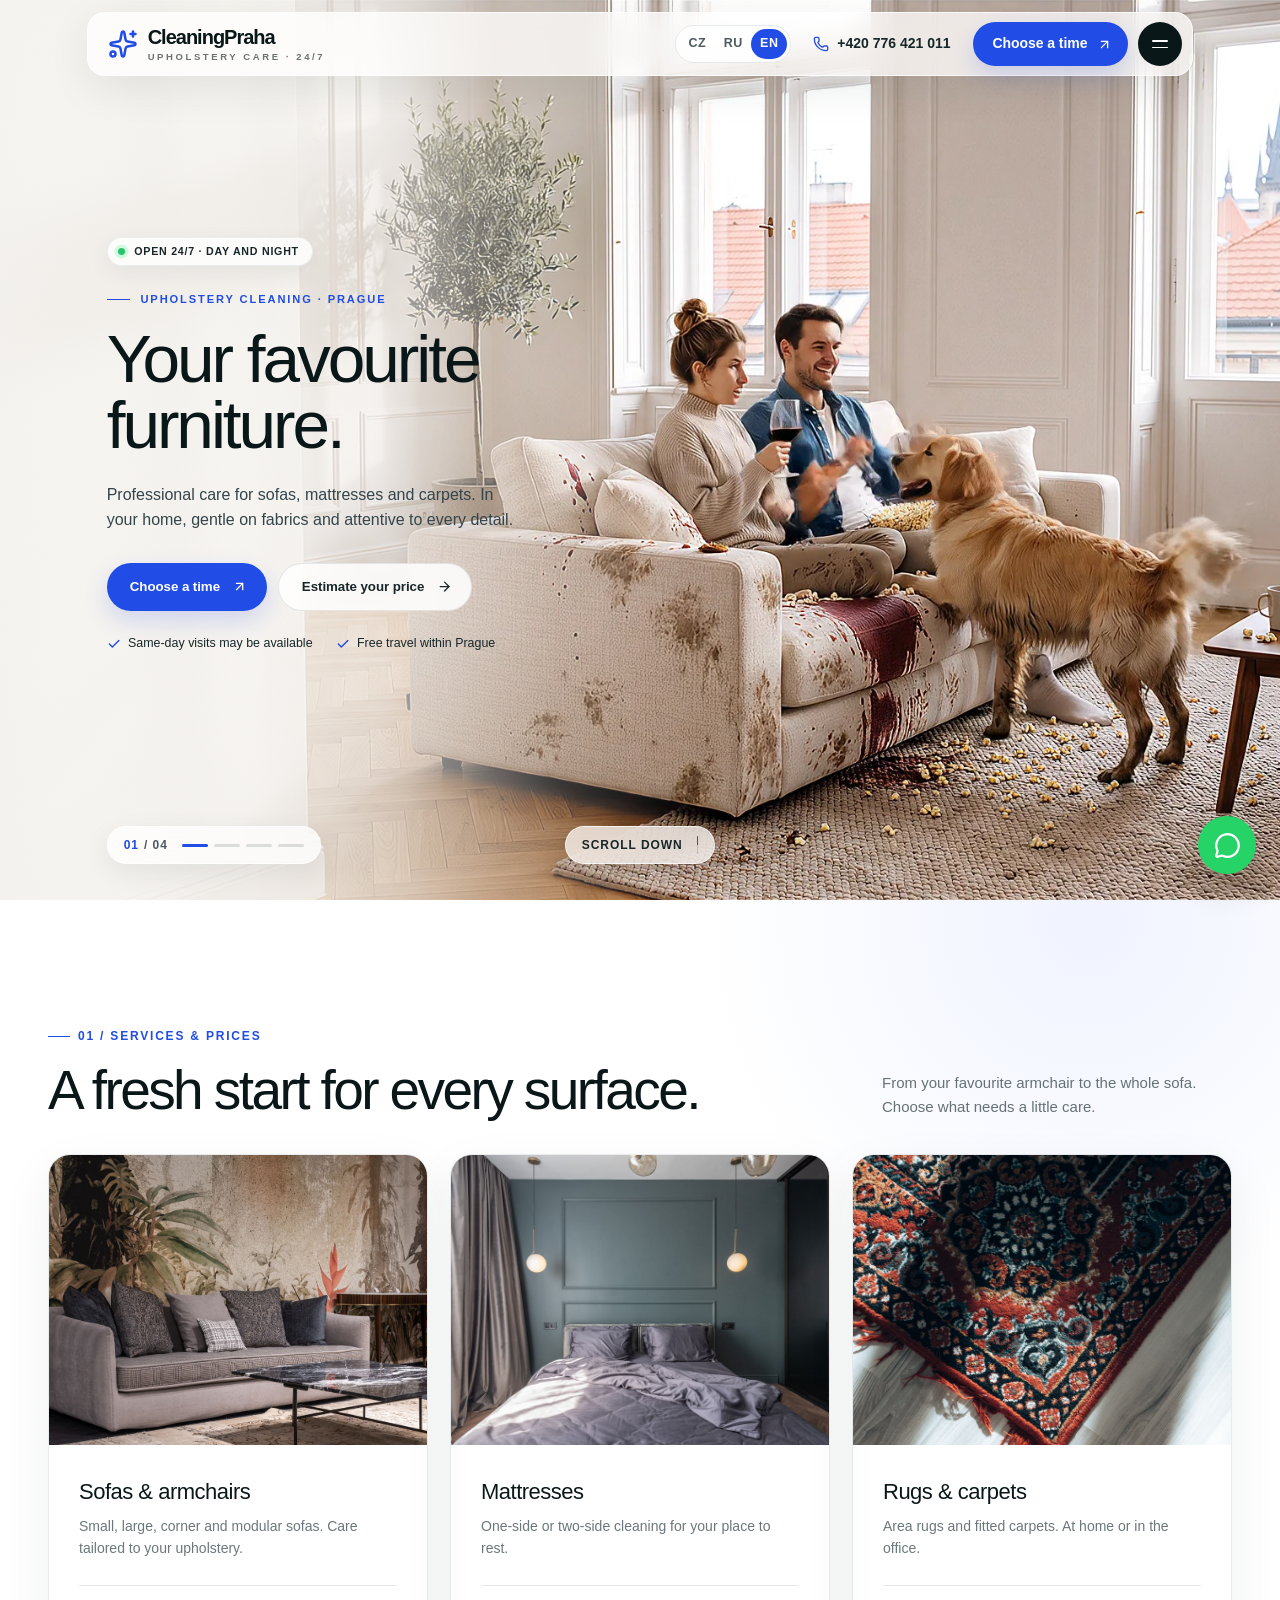
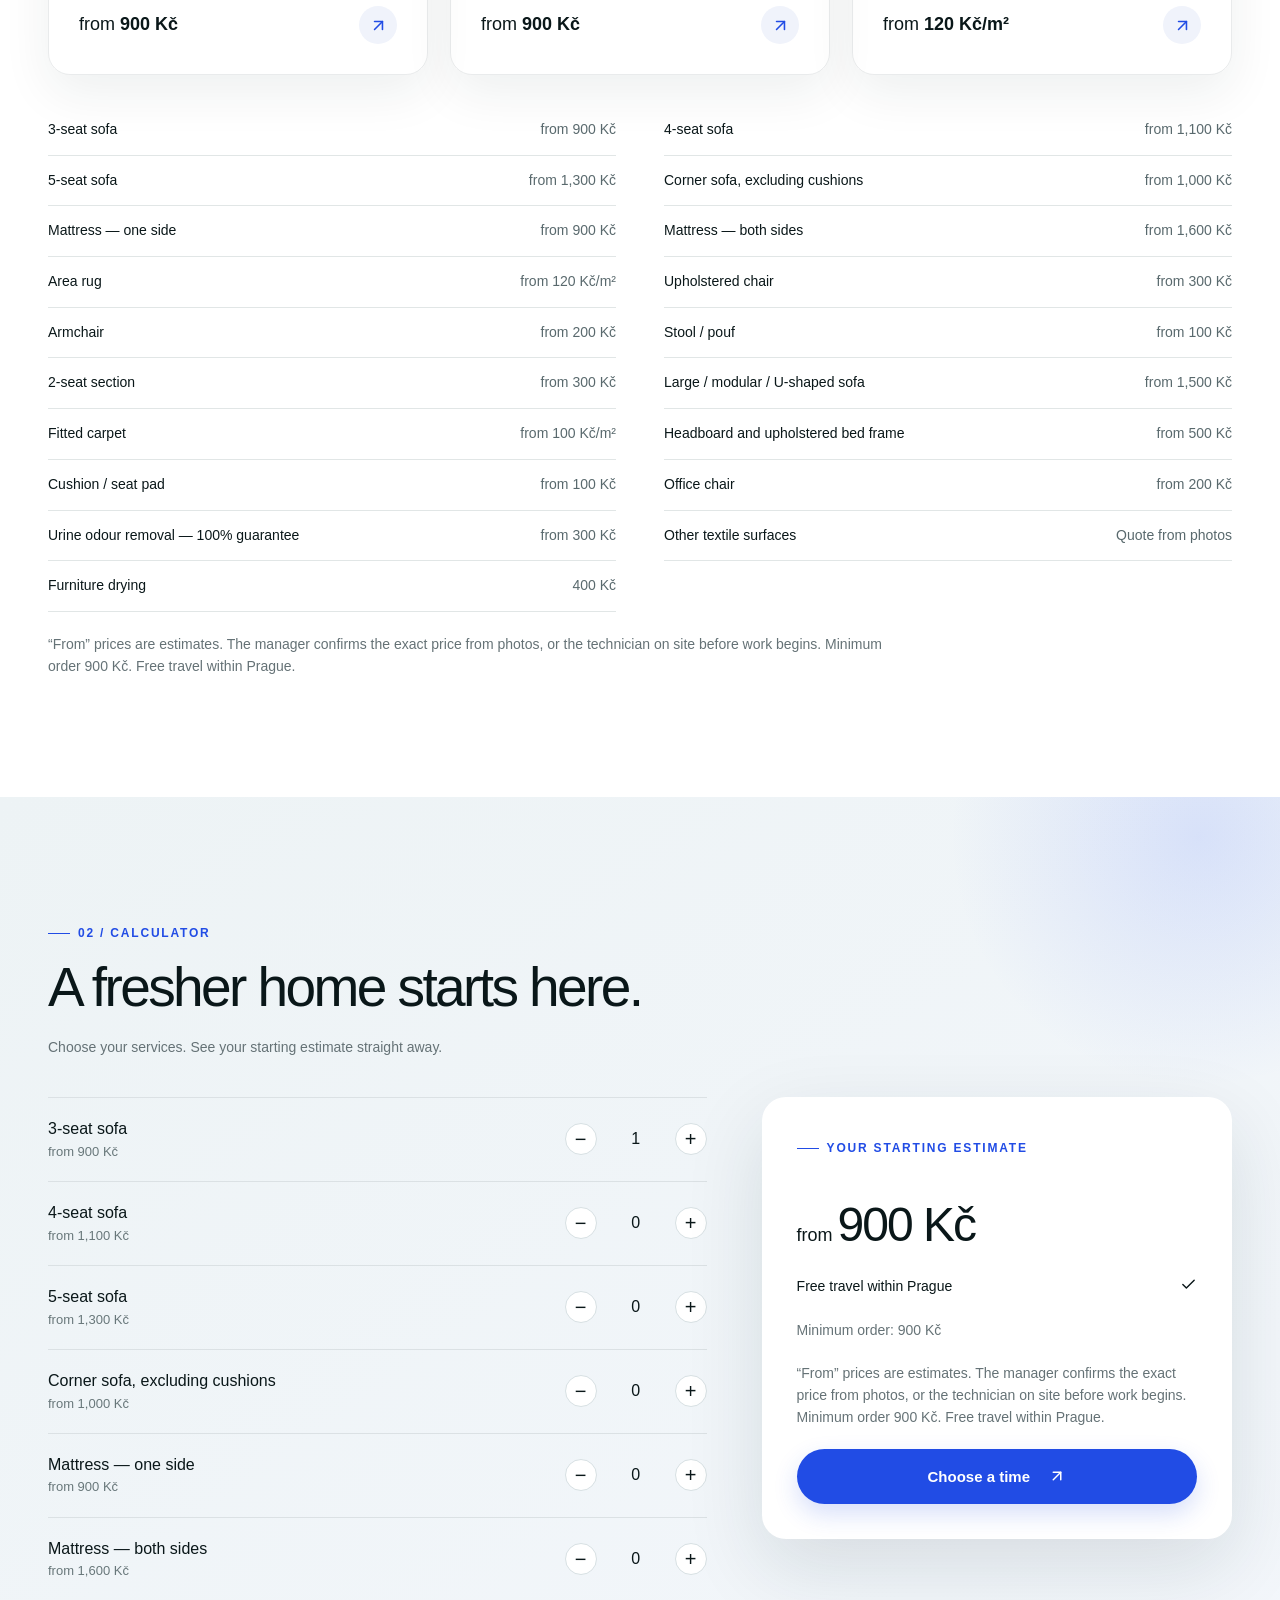
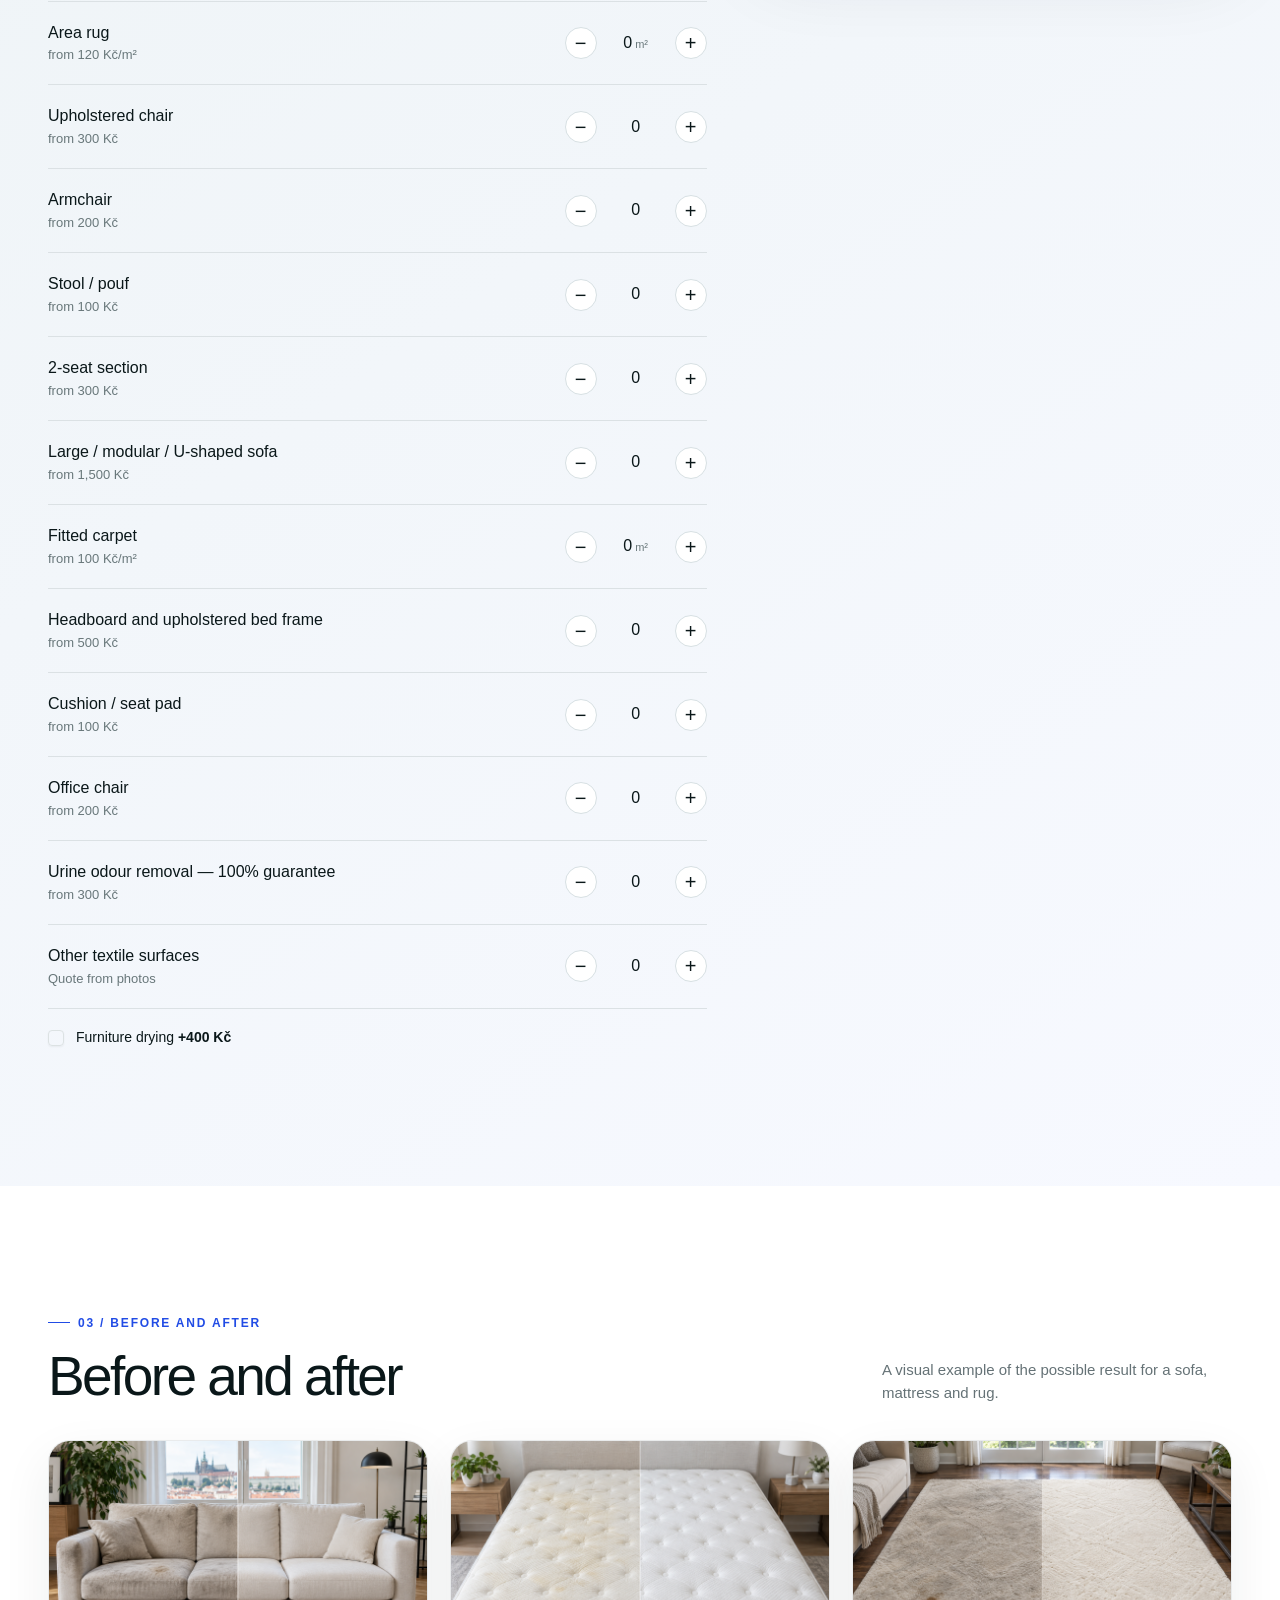
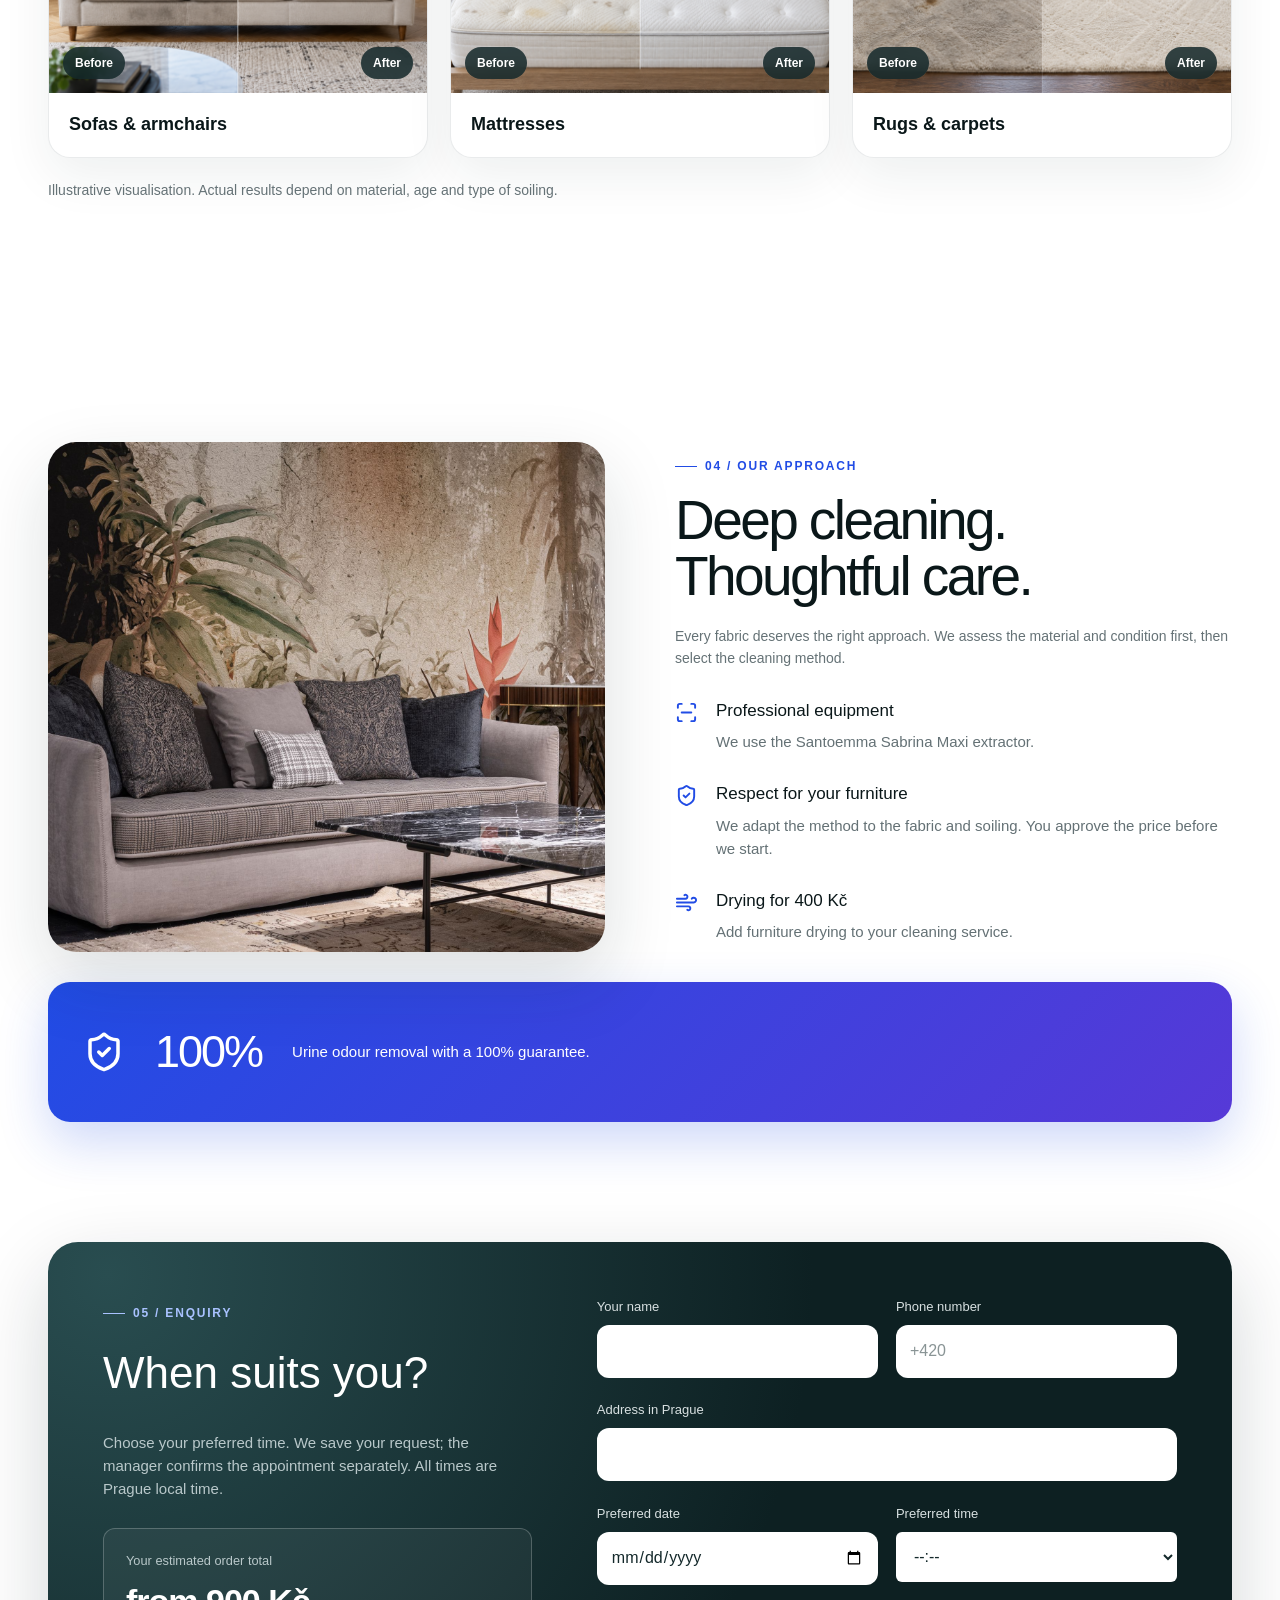
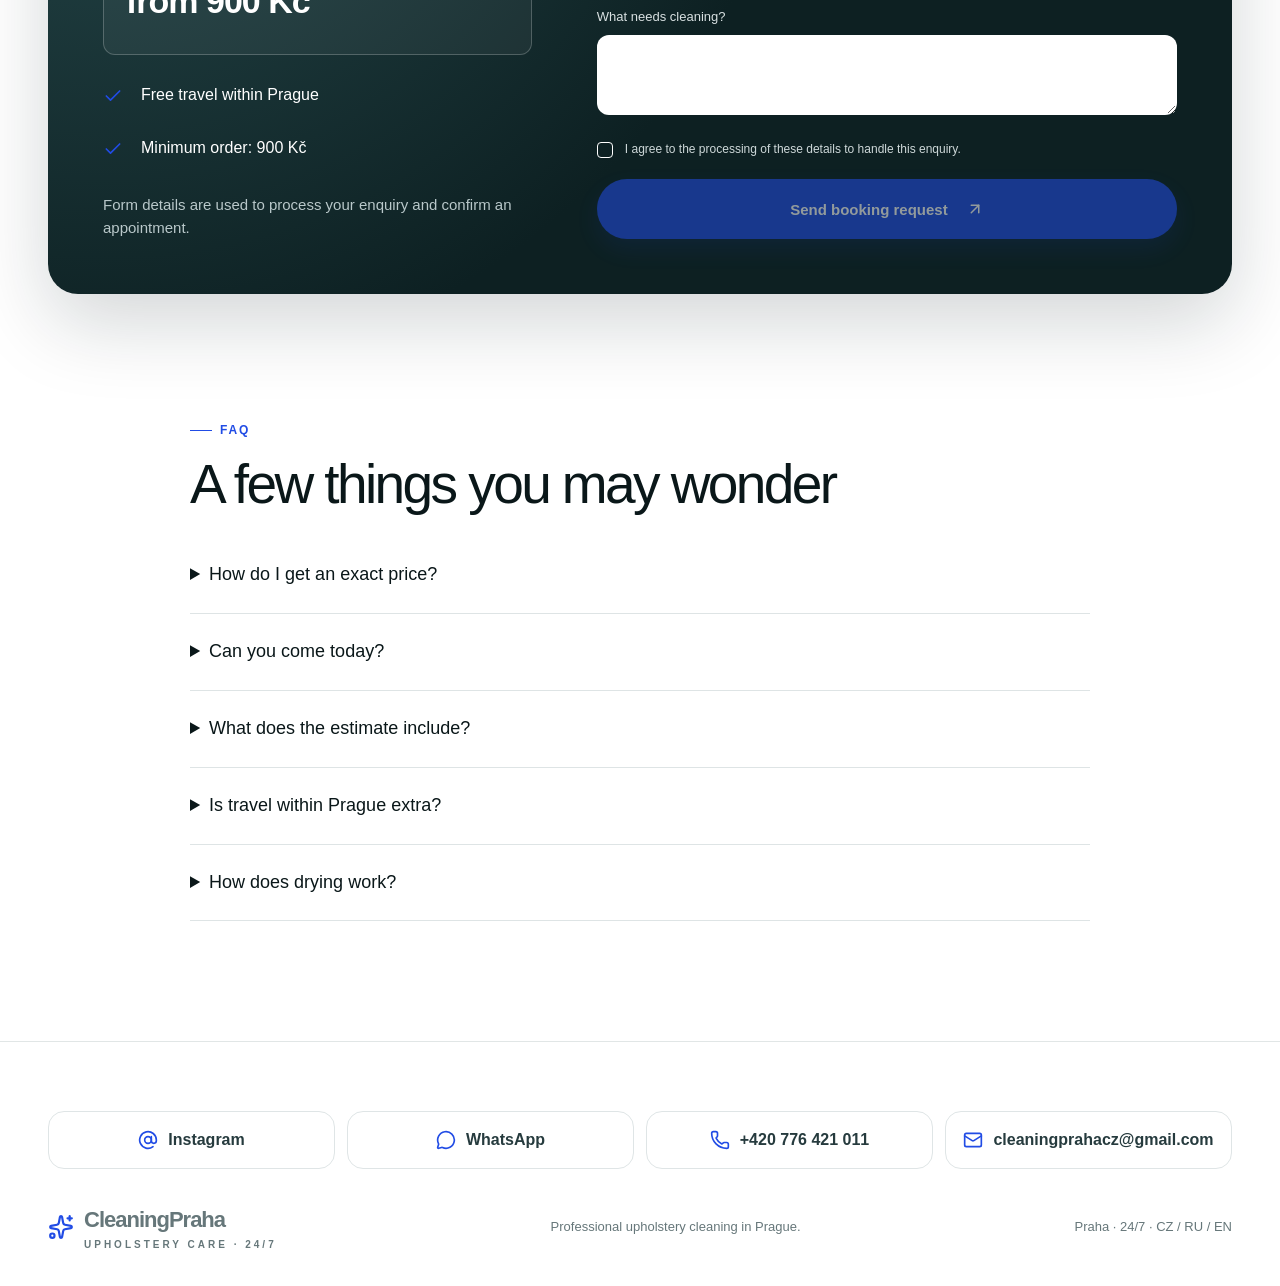
<file: en/index.html>
<!DOCTYPE html><html lang="cs"><head><meta name="robots" content="noindex, nofollow"><meta http-equiv="Content-Security-Policy" content="default-src 'self' 'unsafe-inline' data: blob:"><!-- Google tag (gtag.js) -->
<script async src="https://www.googletagmanager.com/gtag/js?id=AW-18471355091"></script>
<script>
  window.dataLayer = window.dataLayer || [];
  function gtag(){dataLayer.push(arguments);}
  gtag('js', new Date());

  gtag('config', 'AW-18471355091');
</script><meta charSet="utf-8"/><meta name="viewport" content="width=device-width, initial-scale=1"/><link rel="stylesheet" href="/_next/static/chunks/2d3w7ass04s7x.css" data-precedence="next"/><link rel="preload" as="script" fetchPriority="low" href="/_next/static/chunks/2tajcupbair2y.js"/><script src="/_next/static/chunks/4193kwfkw7y8r.js" async=""></script><script src="/_next/static/chunks/0jeh2gypwqyrl.js" async=""></script><script src="/_next/static/chunks/turbopack-172da_is0sbgm.js" async=""></script><script src="/_next/static/chunks/0-4zpttn2a9wb.js" async=""></script><script src="/_next/static/chunks/2acarmb_l7p77.js" async=""></script><title>Upholstery Cleaning Prague | CleaningPraha</title><meta name="description" content="Professional care for sofas, mattresses and carpets. In your home, gentle on fabrics and attentive to every detail."/><link rel="icon" href="/favicon.svg"/><script src="/_next/static/chunks/0cz1d0mv5g_q7.js" noModule=""></script><style id="time-select-fix">
.field select[name="time"]{font:inherit!important;color:#14292b!important;background:#fff!important;border:1px solid transparent!important;border-radius:6px!important;width:100%!important;min-width:0!important;height:50px!important;padding:13px 42px 13px 13px!important;font-size:16px!important;line-height:22px!important;box-sizing:border-box!important;appearance:auto!important;-webkit-appearance:menulist!important;}
.field select[name="time"]:focus{outline:2px solid rgba(169,194,255,.55)!important;outline-offset:1px!important;}
</style><link rel="preload" as="image" href="/film/media/m/s0.webp" fetchpriority="high" data-set="m" media="(max-aspect-ratio: 1/1)"><link rel="preload" as="image" href="/film/media/dl/s0.webp" fetchpriority="high" data-set="dl" media="(min-aspect-ratio: 1001/1000) and (max-height: 520px)"><link rel="preload" as="image" href="/film/media/d/s0.webp" fetchpriority="high" data-set="d" media="(min-aspect-ratio: 1001/1000) and (min-height: 520.01px)"><link rel="stylesheet" href="/film/film.css"><script>(function(){var d=document.documentElement;window.CP_FILM={"lang":"en","langHref":{"cs":"/cs","ru":"/ru","en":"/en"},"next":"body > main > section:not(.hero)","root":"#cp-film"};d.classList.add('cpf');d.setAttribute('data-state','boot');d.setAttribute('data-scene','0');d.setAttribute('data-direction','none');var t=document.createElement('template');t.innerHTML="<div id=\"cp-film\" lang=\"en\"><svg class=\"sprite\" aria-hidden=\"true\" xmlns=\"http://www.w3.org/2000/svg\">\n    <symbol id=\"i-arrow-right\" viewBox=\"0 0 24 24\"><path d=\"M5 12h14\"><\/path><path d=\"m12 5 7 7-7 7\"><\/path><\/symbol>\n    <symbol id=\"i-arrow-up-right\" viewBox=\"0 0 24 24\"><path d=\"M7 7h10v10\"><\/path><path d=\"M7 17 17 7\"><\/path><\/symbol>\n    <symbol id=\"i-at-sign\" viewBox=\"0 0 24 24\"><circle cx=\"12\" cy=\"12\" r=\"4\"><\/circle><path d=\"M16 8v5a3 3 0 0 0 6 0v-1a10 10 0 1 0-4 8\"><\/path><\/symbol>\n    <symbol id=\"i-check\" viewBox=\"0 0 24 24\"><path d=\"M20 6 9 17l-5-5\"><\/path><\/symbol>\n    <symbol id=\"i-mail\" viewBox=\"0 0 24 24\"><path d=\"m22 7-8.991 5.727a2 2 0 0 1-2.009 0L2 7\"><\/path><rect x=\"2\" y=\"4\" width=\"20\" height=\"16\" rx=\"2\"><\/rect><\/symbol>\n    <symbol id=\"i-message-circle\" viewBox=\"0 0 24 24\"><path d=\"M2.992 16.342a2 2 0 0 1 .094 1.167l-1.065 3.29a1 1 0 0 0 1.236 1.168l3.413-.998a2 2 0 0 1 1.099.092 10 10 0 1 0-4.777-4.719\"><\/path><\/symbol>\n    <symbol id=\"i-phone\" viewBox=\"0 0 24 24\"><path d=\"M13.832 16.568a1 1 0 0 0 1.213-.303l.355-.465A2 2 0 0 1 17 15h3a2 2 0 0 1 2 2v3a2 2 0 0 1-2 2A18 18 0 0 1 2 4a2 2 0 0 1 2-2h3a2 2 0 0 1 2 2v3a2 2 0 0 1-.8 1.6l-.468.351a1 1 0 0 0-.292 1.233 14 14 0 0 0 6.392 6.384\"><\/path><\/symbol>\n    <symbol id=\"i-scan-line\" viewBox=\"0 0 24 24\"><path d=\"M3 7V5a2 2 0 0 1 2-2h2\"><\/path><path d=\"M17 3h2a2 2 0 0 1 2 2v2\"><\/path><path d=\"M21 17v2a2 2 0 0 1-2 2h-2\"><\/path><path d=\"M7 21H5a2 2 0 0 1-2-2v-2\"><\/path><path d=\"M7 12h10\"><\/path><\/symbol>\n    <symbol id=\"i-shield-check\" viewBox=\"0 0 24 24\"><path d=\"M20 13c0 5-3.5 7.5-7.66 8.95a1 1 0 0 1-.67-.01C7.5 20.5 4 18 4 13V6a1 1 0 0 1 1-1c2 0 4.5-1.2 6.24-2.72a1.17 1.17 0 0 1 1.52 0C14.51 3.81 17 5 19 5a1 1 0 0 1 1 1z\"><\/path><path d=\"m9 12 2 2 4-4\"><\/path><\/symbol>\n    <symbol id=\"i-sparkles\" viewBox=\"0 0 24 24\"><path d=\"M11.017 2.814a1 1 0 0 1 1.966 0l1.051 5.558a2 2 0 0 0 1.594 1.594l5.558 1.051a1 1 0 0 1 0 1.966l-5.558 1.051a2 2 0 0 0-1.594 1.594l-1.051 5.558a1 1 0 0 1-1.966 0l-1.051-5.558a2 2 0 0 0-1.594-1.594l-5.558-1.051a1 1 0 0 1 0-1.966l5.558-1.051a2 2 0 0 0 1.594-1.594z\"><\/path><path d=\"M20 2v4\"><\/path><path d=\"M22 4h-4\"><\/path><circle cx=\"4\" cy=\"20\" r=\"2\"><\/circle><\/symbol>\n    <symbol id=\"i-wind\" viewBox=\"0 0 24 24\"><path d=\"M12.8 19.6A2 2 0 1 0 14 16H2\"><\/path><path d=\"M17.5 8a2.5 2.5 0 1 1 2 4H2\"><\/path><path d=\"M9.8 4.4A2 2 0 1 1 11 8H2\"><\/path><\/symbol>\n  <\/svg><header class=\"site-header\" id=\"header\">\n    <div class=\"header-bar\">\n      <a class=\"cpf-brand\" href=\"#top\" data-goto-scene=\"1\" aria-label=\"CleaningPraha\">\n        <svg class=\"brand-mark\" aria-hidden=\"true\"><use href=\"#i-sparkles\"><\/use><\/svg>\n        <span class=\"brand-text\">\n          <span class=\"brand-name\" data-t=\"header.brandName\">CleaningPraha<\/span>\n          <small class=\"brand-tagline\" data-t=\"header.brandTagline\">UPHOLSTERY CARE · 24/7<\/small>\n        <\/span>\n      <\/a>\n      <div class=\"header-actions\">\n        <div class=\"cpf-langs\" role=\"group\" data-ui-attr=\"aria-label:langs\" aria-label=\"Language\">\n          <button type=\"button\" data-lang-btn=\"cs\" aria-pressed=\"false\">CZ<\/button>\n          <button type=\"button\" data-lang-btn=\"ru\" aria-pressed=\"false\">RU<\/button>\n          <button type=\"button\" data-lang-btn=\"en\" aria-pressed=\"true\">EN<\/button>\n        <\/div>\n        <a class=\"header-phone\" href=\"tel:+420776421011\">\n          <svg class=\"i\" aria-hidden=\"true\"><use href=\"#i-phone\"><\/use><\/svg>\n          <span data-t=\"footer.contacts.2.label\">+420 776 421 011<\/span>\n        <\/a>\n        <a class=\"cpf-btn btn-primary btn-sm header-cta\" href=\"#booking\">\n          <span data-t=\"header.cta\">Choose a time<\/span>\n          <svg class=\"i\" aria-hidden=\"true\"><use href=\"#i-arrow-up-right\"><\/use><\/svg>\n        <\/a>\n        <button class=\"menu-btn\" type=\"button\" aria-expanded=\"false\" aria-controls=\"menu\" data-ui-attr=\"aria-label:menu\" aria-label=\"Menu\">\n          <span><\/span><span><\/span>\n        <\/button>\n      <\/div>\n    <\/div>\n\n    <div class=\"menu\" id=\"menu\" hidden=\"\">\n      <nav class=\"menu-nav\"><a href=\"#services\"><span data-t=\"header.nav.0.label\">Services &amp; prices<\/span><svg class=\"i\" aria-hidden=\"true\"><use href=\"#i-arrow-right\"><\/use><\/svg><\/a><a href=\"#calculator\"><span data-t=\"header.nav.1.label\">Calculator<\/span><svg class=\"i\" aria-hidden=\"true\"><use href=\"#i-arrow-right\"><\/use><\/svg><\/a><a href=\"#care\"><span data-t=\"header.nav.2.label\">Our approach<\/span><svg class=\"i\" aria-hidden=\"true\"><use href=\"#i-arrow-right\"><\/use><\/svg><\/a><a href=\"#booking\"><span data-t=\"header.cta\">Choose a time<\/span><svg class=\"i\" aria-hidden=\"true\"><use href=\"#i-arrow-right\"><\/use><\/svg><\/a><\/nav>\n      <div class=\"menu-contacts\">\n        <a href=\"tel:+420776421011\"><svg class=\"i\" aria-hidden=\"true\"><use href=\"#i-phone\"><\/use><\/svg><span data-t=\"footer.contacts.2.label\">+420 776 421 011<\/span><\/a>\n        <a href=\"https://wa.me/420776421011\" target=\"_blank\" rel=\"noopener\"><svg class=\"i\" aria-hidden=\"true\"><use href=\"#i-message-circle\"><\/use><\/svg><span data-t=\"footer.contacts.1.label\">WhatsApp<\/span><\/a>\n        <a href=\"https://www.instagram.com/cleaningpraha/\" target=\"_blank\" rel=\"noopener\"><svg class=\"i\" aria-hidden=\"true\"><use href=\"#i-at-sign\"><\/use><\/svg><span data-t=\"footer.contacts.0.label\">Instagram<\/span><\/a>\n        <a href=\"mailto:cleaningprahacz@gmail.com\"><svg class=\"i\" aria-hidden=\"true\"><use href=\"#i-mail\"><\/use><\/svg><span data-t=\"footer.contacts.3.label\">cleaningprahacz@gmail.com<\/span><\/a>\n      <\/div>\n    <\/div>\n  <\/header><section class=\"stage\" id=\"top\" data-scrim=\"off\" data-ui-attr=\"aria-label:stage\" aria-label=\"Story: from stain to clean\">\n      <div class=\"stage-media\" aria-hidden=\"true\">\n        <img class=\"still still--base\" id=\"still-base\" alt=\"\" decoding=\"async\" fetchpriority=\"high\">\n        <video class=\"clip\" id=\"clip-a\" muted=\"\" playsinline=\"\" preload=\"auto\" tabindex=\"-1\" disablepictureinpicture=\"\" disableremoteplayback=\"\"><\/video>\n        <video class=\"clip\" id=\"clip-b\" muted=\"\" playsinline=\"\" preload=\"auto\" tabindex=\"-1\" disablepictureinpicture=\"\" disableremoteplayback=\"\"><\/video>\n        <img class=\"still still--top\" id=\"still-top\" alt=\"\" decoding=\"async\">\n      <\/div>\n      <div class=\"stage-scrim\" aria-hidden=\"true\"><\/div>\n\n      <div class=\"stage-blocks\">\n        <!-- Scene 1: dirty sofa. The site's hero block. -->\n        <div class=\"cpf-block block--hero\" data-block=\"scene1\" aria-hidden=\"true\" inert=\"\">\n          <p class=\"badge\" data-rise=\"\"><span class=\"live-dot\" aria-hidden=\"true\"><\/span><span data-t=\"hero.badge\">OPEN 24/7 · DAY AND NIGHT<\/span><\/p>\n          <p class=\"cpf-eyebrow\" data-rise=\"\" data-t=\"hero.eyebrow\">UPHOLSTERY CLEANING · PRAGUE<\/p>\n          <h1 class=\"display-1\" data-rise=\"\" data-t=\"hero.h1Line1\">Your favourite furniture.<\/h1>\n          <p class=\"lead\" data-rise=\"\" data-t=\"hero.subtitle\">Professional care for sofas, mattresses and carpets. In your home, gentle on fabrics and attentive to every detail.<\/p>\n          <div class=\"cpf-actions\" data-rise=\"\">\n            <a class=\"cpf-btn btn-primary\" href=\"#booking\"><span data-t=\"hero.ctaPrimary\">Choose a time<\/span><svg class=\"i\" aria-hidden=\"true\"><use href=\"#i-arrow-up-right\"><\/use><\/svg><\/a>\n            <a class=\"cpf-btn btn-light\" href=\"#calculator\"><span data-t=\"hero.ctaSecondary\">Estimate your price<\/span><svg class=\"i\" aria-hidden=\"true\"><use href=\"#i-arrow-right\"><\/use><\/svg><\/a>\n          <\/div>\n          <ul class=\"checks\" data-rise=\"\">\n            <li><svg class=\"i\" aria-hidden=\"true\"><use href=\"#i-check\"><\/use><\/svg><span data-t=\"hero.checks.0\">Same-day visits may be available<\/span><\/li>\n            <li><svg class=\"i\" aria-hidden=\"true\"><use href=\"#i-check\"><\/use><\/svg><span data-t=\"hero.checks.1\">Free travel within Prague<\/span><\/li>\n          <\/ul>\n        <\/div>\n\n        <!-- Scene 2: the technician at work. \"Jak čistíme\". -->\n        <div class=\"cpf-block block--care\" data-block=\"scene2\" aria-hidden=\"true\" inert=\"\">\n          <p class=\"cpf-eyebrow\" data-rise=\"\" data-t=\"header.nav.2.label\">Our approach<\/p>\n          <h2 class=\"display-2\" data-rise=\"\"><span data-t=\"care.headingLines.0\">Deep cleaning.<\/span> <em class=\"accent\" data-t=\"care.headingLines.1\">Thoughtful care.<\/em><\/h2>\n          <p class=\"lead\" data-rise=\"\" data-t=\"care.text\">Every fabric deserves the right approach. We assess the material and condition first, then select the cleaning method.<\/p>\n          <ul class=\"steps\">\n            <li data-rise=\"\"><span class=\"step-icon\"><svg class=\"i\" aria-hidden=\"true\"><use href=\"#i-scan-line\"><\/use><\/svg><\/span><span class=\"step-copy\"><strong data-t=\"care.steps.0.title\">Professional equipment<\/strong><span data-t=\"care.steps.0.text\">We use the Santoemma Sabrina Maxi extractor.<\/span><\/span><\/li>\n            <li data-rise=\"\"><span class=\"step-icon\"><svg class=\"i\" aria-hidden=\"true\"><use href=\"#i-shield-check\"><\/use><\/svg><\/span><span class=\"step-copy\"><strong data-t=\"care.steps.1.title\">Respect for your furniture<\/strong><span data-t=\"care.steps.1.text\">We adapt the method to the fabric and soiling. You approve the price before we start.<\/span><\/span><\/li>\n            <li data-rise=\"\"><span class=\"step-icon\"><svg class=\"i\" aria-hidden=\"true\"><use href=\"#i-wind\"><\/use><\/svg><\/span><span class=\"step-copy\"><strong data-t=\"care.steps.2.title\">Drying for 400 Kč<\/strong><span data-t=\"care.steps.2.text\">Add furniture drying to your cleaning service.<\/span><\/span><\/li>\n          <\/ul>\n        <\/div>\n\n        <!-- Scene 3: the last pass, the sofa is clean. The site's \"Před a po\" block:\n             its heading with the last word in the accent, its kicker without the\n             section number (the film has its own counter). -->\n        <div class=\"cpf-block block--care block--ba\" data-block=\"scene3\" aria-hidden=\"true\" inert=\"\">\n          <p class=\"cpf-eyebrow\" data-rise=\"\" data-t=\"beforeAfter.kicker\" data-t-strip-num=\"\">Before and after<\/p>\n          <h2 class=\"display-2\" data-rise=\"\" data-t=\"beforeAfter.heading\" data-accent-last=\"\">Before and <em class=\"accent\">after<\/em><\/h2>\n          <p class=\"lead\" data-rise=\"\" data-t=\"beforeAfter.intro\">A visual example of the possible result for a sofa, mattress and rug.<\/p>\n          <p class=\"ba-note\" data-rise=\"\" data-t=\"beforeAfter.note\">Illustrative visualisation. Actual results depend on material, age and type of soiling.<\/p>\n        <\/div>\n\n        <!-- Scene 4: clean again, the couple is back. The second line of the site's H1 + the stats. -->\n        <div class=\"cpf-block block--fresh\" data-block=\"scene4\" aria-hidden=\"true\" inert=\"\">\n          <p class=\"pre-title\" data-rise=\"\" data-t=\"hero.h1Line1\">Your favourite furniture.<\/p>\n          <h2 class=\"display-accent\" data-rise=\"\"><em data-t=\"hero.h1Accent\">Fresh again.<\/em><\/h2>\n          <ul class=\"cpf-stats\" data-rise=\"\">\n            <li><strong data-t=\"stats.0.value\">5<\/strong><span data-t=\"stats.0.label\">years of experience<\/span><\/li>\n            <li><strong data-t=\"stats.1.value\">24/7<\/strong><span data-t=\"stats.1.label\">available every day<\/span><\/li>\n            <li><strong data-t=\"stats.2.value\">900 Kč<\/strong><span data-t=\"stats.2.label\">minimum order<\/span><\/li>\n            <li><strong data-t=\"stats.3.value\">0 Kč<\/strong><span data-t=\"stats.3.label\">travel within Prague<\/span><\/li>\n          <\/ul>\n          <div class=\"cpf-actions\" data-rise=\"\">\n            <a class=\"cpf-btn btn-primary\" href=\"#booking\"><span data-t=\"hero.ctaPrimary\">Choose a time<\/span><svg class=\"i\" aria-hidden=\"true\"><use href=\"#i-arrow-up-right\"><\/use><\/svg><\/a>\n          <\/div>\n        <\/div>\n      <\/div>\n\n      <div class=\"stage-ui\">\n        <div class=\"progress\" role=\"status\" aria-live=\"polite\">\n          <span class=\"visually-hidden\" data-progress-label=\"\"><\/span>\n          <span class=\"progress-num\" aria-hidden=\"true\"><b data-progress-cur=\"\">01<\/b><span>/ 04<\/span><\/span>\n          <span class=\"progress-bars\" aria-hidden=\"true\"><i data-bar=\"1\"><\/i><i data-bar=\"2\"><\/i><i data-bar=\"3\"><\/i><i data-bar=\"4\"><\/i><\/span>\n        <\/div>\n        <div class=\"scroll-hint\" aria-hidden=\"true\">\n          <span data-ui=\"scrollHint\">Scroll down<\/span>\n          <span class=\"scroll-line\"><\/span>\n        <\/div>\n      <\/div>\n    <\/section><a class=\"wa-float\" href=\"https://wa.me/420776421011\" target=\"_blank\" rel=\"noopener\" data-t-attr=\"aria-label:whatsappFloat.ariaLabel\" aria-label=\"WhatsApp\">\n    <svg class=\"i\" aria-hidden=\"true\"><use href=\"#i-message-circle\"><\/use><\/svg>\n  <\/a><div class=\"mobile-bar\">\n    <p class=\"mobile-bar-copy\">\n      <small data-t=\"stickyBar.label\">Your estimated order total<\/small>\n      <b data-t=\"stickyBar.price\">from 900 Kč<\/b>\n    <\/p>\n    <a class=\"mobile-bar-wa\" href=\"https://wa.me/420776421011\" target=\"_blank\" rel=\"noopener\" data-t-attr=\"aria-label:whatsappFloat.ariaLabel\" aria-label=\"WhatsApp\">\n      <svg class=\"i\" aria-hidden=\"true\"><use href=\"#i-message-circle\"><\/use><\/svg>\n    <\/a>\n    <a class=\"cpf-btn btn-primary btn-sm\" href=\"#booking\"><span data-t=\"stickyBar.cta\">Choose a time<\/span><svg class=\"i\" aria-hidden=\"true\"><use href=\"#i-arrow-up-right\"><\/use><\/svg><\/a>\n  <\/div><div class=\"debug\" id=\"debug\" hidden=\"\"><\/div><\/div>";d.appendChild(t.content.firstElementChild);var mo=new MutationObserver(function(){var v=document.querySelector('section.hero video');if(v){v.removeAttribute('autoplay');v.preload='none';v.removeAttribute('src');mo.disconnect();}});mo.observe(d,{childList:true,subtree:true});document.addEventListener('DOMContentLoaded',function(){mo.disconnect();});})();</script><script type="module" src="/film/film.js"></script></head><body><div hidden=""><!--$--><!--/$--></div><header class="wrap header"><a class="brand" href="/en" aria-label="CleaningPraha"><svg xmlns="http://www.w3.org/2000/svg" width="30" height="30" viewBox="0 0 24 24" fill="none" stroke="currentColor" stroke-width="2" stroke-linecap="round" stroke-linejoin="round" class="lucide lucide-sparkles" aria-hidden="true"><path d="M11.017 2.814a1 1 0 0 1 1.966 0l1.051 5.558a2 2 0 0 0 1.594 1.594l5.558 1.051a1 1 0 0 1 0 1.966l-5.558 1.051a2 2 0 0 0-1.594 1.594l-1.051 5.558a1 1 0 0 1-1.966 0l-1.051-5.558a2 2 0 0 0-1.594-1.594l-5.558-1.051a1 1 0 0 1 0-1.966l5.558-1.051a2 2 0 0 0 1.594-1.594z"></path><path d="M20 2v4"></path><path d="M22 4h-4"></path><circle cx="4" cy="20" r="2"></circle></svg><span>CleaningPraha<small>UPHOLSTERY CARE · 24/7</small></span></a><nav class="nav"><a href="#services">Services &amp; prices</a><a href="#calculator">Calculator</a><a href="#care">Our approach</a></nav><div class="langs"><a href="/cs" class="">CZ</a><a href="/ru" class="">RU</a><a href="/en" class="active" aria-current="page">EN</a></div><a class="btn" href="#booking">Choose a time<svg xmlns="http://www.w3.org/2000/svg" width="17" height="17" viewBox="0 0 24 24" fill="none" stroke="currentColor" stroke-width="2" stroke-linecap="round" stroke-linejoin="round" class="lucide lucide-arrow-up-right" aria-hidden="true"><path d="M7 7h10v10"></path><path d="M7 17 17 7"></path></svg></a></header><main><section class="hero"><video autoPlay="" muted="" loop="" playsInline="" poster="/media/extractor-poster.jpg" preload="metadata" aria-hidden="true"><source src="/media/hero-extractor-4k.mp4" type="video/mp4"/></video><div class="wrap reveal"><div class="always-badge"><span></span>OPEN 24/7 · DAY AND NIGHT</div><div class="eyebrow">UPHOLSTERY CLEANING · PRAGUE</div><h1>Your favourite furniture.<br/><em>Fresh again.</em></h1><p>Professional care for sofas, mattresses and carpets. In your home, gentle on fabrics and attentive to every detail.</p><div class="actions"><a class="btn" href="#booking">Choose a time<svg xmlns="http://www.w3.org/2000/svg" width="18" height="18" viewBox="0 0 24 24" fill="none" stroke="currentColor" stroke-width="2" stroke-linecap="round" stroke-linejoin="round" class="lucide lucide-arrow-up-right" aria-hidden="true"><path d="M7 7h10v10"></path><path d="M7 17 17 7"></path></svg></a><a class="btn light" href="#calculator">Estimate your price<svg xmlns="http://www.w3.org/2000/svg" width="18" height="18" viewBox="0 0 24 24" fill="none" stroke="currentColor" stroke-width="2" stroke-linecap="round" stroke-linejoin="round" class="lucide lucide-arrow-right" aria-hidden="true"><path d="M5 12h14"></path><path d="m12 5 7 7-7 7"></path></svg></a></div><div class="hero-notes"><span><svg xmlns="http://www.w3.org/2000/svg" width="15" height="15" viewBox="0 0 24 24" fill="none" stroke="currentColor" stroke-width="2" stroke-linecap="round" stroke-linejoin="round" class="lucide lucide-check" aria-hidden="true"><path d="M20 6 9 17l-5-5"></path></svg>Same-day visits may be available</span><span><svg xmlns="http://www.w3.org/2000/svg" width="15" height="15" viewBox="0 0 24 24" fill="none" stroke="currentColor" stroke-width="2" stroke-linecap="round" stroke-linejoin="round" class="lucide lucide-check" aria-hidden="true"><path d="M20 6 9 17l-5-5"></path></svg>Free travel within Prague</span></div></div><button class="video-control" aria-label="Pause video"><svg xmlns="http://www.w3.org/2000/svg" width="16" height="16" viewBox="0 0 24 24" fill="none" stroke="currentColor" stroke-width="2" stroke-linecap="round" stroke-linejoin="round" class="lucide lucide-pause" aria-hidden="true"><rect x="14" y="3" width="5" height="18" rx="1"></rect><rect x="5" y="3" width="5" height="18" rx="1"></rect></svg></button></section><div class="wrap stats"><div><strong>5</strong><span>years of experience</span></div><div><strong>24/7</strong><span>available every day</span></div><div><strong>900 Kč</strong><span>minimum order</span></div><div><strong>0 Kč</strong><span>travel within Prague</span></div></div><section class="wrap section" id="services"><div class="section-head"><div><div class="kicker">01 / <!-- -->Services &amp; prices</div><h2>A fresh start for every surface.</h2></div><p>From your favourite armchair to the whole sofa. Choose what needs a little care.</p></div><div class="services"><article class="service"><div class="service-image"><img src="/media/sofa-interior.jpg" alt="Sofas &amp; armchairs" loading="lazy"/></div><div class="service-body"><h3>Sofas &amp; armchairs</h3><p>Small, large, corner and modular sofas. Care tailored to your upholstery.</p><div class="service-price"><span>from<!-- --> <strong>900 Kč</strong></span><a href="#calculator" aria-label="Estimate your price: Sofas &amp; armchairs"><svg xmlns="http://www.w3.org/2000/svg" width="19" height="19" viewBox="0 0 24 24" fill="none" stroke="currentColor" stroke-width="2" stroke-linecap="round" stroke-linejoin="round" class="lucide lucide-arrow-up-right" aria-hidden="true"><path d="M7 7h10v10"></path><path d="M7 17 17 7"></path></svg></a></div></div></article><article class="service"><div class="service-image"><img src="/media/bedroom.jpg" alt="Mattresses" loading="lazy"/></div><div class="service-body"><h3>Mattresses</h3><p>One-side or two-side cleaning for your place to rest.</p><div class="service-price"><span>from<!-- --> <strong>900 Kč</strong></span><a href="#calculator" aria-label="Estimate your price: Mattresses"><svg xmlns="http://www.w3.org/2000/svg" width="19" height="19" viewBox="0 0 24 24" fill="none" stroke="currentColor" stroke-width="2" stroke-linecap="round" stroke-linejoin="round" class="lucide lucide-arrow-up-right" aria-hidden="true"><path d="M7 7h10v10"></path><path d="M7 17 17 7"></path></svg></a></div></div></article><article class="service"><div class="service-image"><img src="/media/rug.jpg" alt="Rugs &amp; carpets" loading="lazy"/></div><div class="service-body"><h3>Rugs &amp; carpets</h3><p>Area rugs and fitted carpets. At home or in the office.</p><div class="service-price"><span>from<!-- --> <strong>120 Kč/m²</strong></span><a href="#calculator" aria-label="Estimate your price: Rugs &amp; carpets"><svg xmlns="http://www.w3.org/2000/svg" width="19" height="19" viewBox="0 0 24 24" fill="none" stroke="currentColor" stroke-width="2" stroke-linecap="round" stroke-linejoin="round" class="lucide lucide-arrow-up-right" aria-hidden="true"><path d="M7 7h10v10"></path><path d="M7 17 17 7"></path></svg></a></div></div></article></div><div class="catalog"><div><span>3-seat sofa</span><span>from 900 Kč</span></div><div><span>4-seat sofa</span><span>from 1,100 Kč</span></div><div><span>5-seat sofa</span><span>from 1,300 Kč</span></div><div><span>Corner sofa, excluding cushions</span><span>from 1,000 Kč</span></div><div><span>Mattress — one side</span><span>from 900 Kč</span></div><div><span>Mattress — both sides</span><span>from 1,600 Kč</span></div><div><span>Area rug</span><span>from 120 Kč/m²</span></div><div><span>Upholstered chair</span><span>from 300 Kč</span></div><div><span>Armchair</span><span>from 200 Kč</span></div><div><span>Stool / pouf</span><span>from 100 Kč</span></div><div><span>2-seat section</span><span>from 300 Kč</span></div><div><span>Large / modular / U-shaped sofa</span><span>from 1,500 Kč</span></div><div><span>Fitted carpet</span><span>from 100 Kč/m²</span></div><div><span>Headboard and upholstered bed frame</span><span>from 500 Kč</span></div><div><span>Cushion / seat pad</span><span>from 100 Kč</span></div><div><span>Office chair</span><span>from 200 Kč</span></div><div><span>Urine odour removal — 100% guarantee</span><span>from 300 Kč</span></div><div><span>Other textile surfaces</span><span>Quote from photos</span></div><div><span>Furniture drying</span><span>400 Kč</span></div></div><p class="note">“From” prices are estimates. The manager confirms the exact price from photos, or the technician on site before work begins. Minimum order 900 Kč. Free travel within Prague.</p></section><section class="calc-section section" id="calculator"><div class="wrap"><div class="kicker">02 / <!-- -->Calculator</div><h2>A fresher home starts here.</h2><p class="note">Choose your services. See your starting estimate straight away.</p><div class="calculator"><div><div class="calc-lines"><div class="calc-line"><div>3-seat sofa<small>from 900 Kč</small></div><div class="stepper"><button type="button" aria-label="− 3-seat sofa">−</button><output aria-label="3-seat sofa">1</output><button type="button" aria-label="+ 3-seat sofa">+</button></div></div><div class="calc-line"><div>4-seat sofa<small>from 1,100 Kč</small></div><div class="stepper"><button type="button" aria-label="− 4-seat sofa" disabled="">−</button><output aria-label="4-seat sofa">0</output><button type="button" aria-label="+ 4-seat sofa">+</button></div></div><div class="calc-line"><div>5-seat sofa<small>from 1,300 Kč</small></div><div class="stepper"><button type="button" aria-label="− 5-seat sofa" disabled="">−</button><output aria-label="5-seat sofa">0</output><button type="button" aria-label="+ 5-seat sofa">+</button></div></div><div class="calc-line"><div>Corner sofa, excluding cushions<small>from 1,000 Kč</small></div><div class="stepper"><button type="button" aria-label="− Corner sofa, excluding cushions" disabled="">−</button><output aria-label="Corner sofa, excluding cushions">0</output><button type="button" aria-label="+ Corner sofa, excluding cushions">+</button></div></div><div class="calc-line"><div>Mattress — one side<small>from 900 Kč</small></div><div class="stepper"><button type="button" aria-label="− Mattress — one side" disabled="">−</button><output aria-label="Mattress — one side">0</output><button type="button" aria-label="+ Mattress — one side">+</button></div></div><div class="calc-line"><div>Mattress — both sides<small>from 1,600 Kč</small></div><div class="stepper"><button type="button" aria-label="− Mattress — both sides" disabled="">−</button><output aria-label="Mattress — both sides">0</output><button type="button" aria-label="+ Mattress — both sides">+</button></div></div><div class="calc-line"><div>Area rug<small>from 120 Kč/m²</small></div><div class="stepper"><button type="button" aria-label="− Area rug" disabled="">−</button><output aria-label="Area rug">0<small> m²</small></output><button type="button" aria-label="+ Area rug">+</button></div></div><div class="calc-line"><div>Upholstered chair<small>from 300 Kč</small></div><div class="stepper"><button type="button" aria-label="− Upholstered chair" disabled="">−</button><output aria-label="Upholstered chair">0</output><button type="button" aria-label="+ Upholstered chair">+</button></div></div><div class="calc-line"><div>Armchair<small>from 200 Kč</small></div><div class="stepper"><button type="button" aria-label="− Armchair" disabled="">−</button><output aria-label="Armchair">0</output><button type="button" aria-label="+ Armchair">+</button></div></div><div class="calc-line"><div>Stool / pouf<small>from 100 Kč</small></div><div class="stepper"><button type="button" aria-label="− Stool / pouf" disabled="">−</button><output aria-label="Stool / pouf">0</output><button type="button" aria-label="+ Stool / pouf">+</button></div></div><div class="calc-line"><div>2-seat section<small>from 300 Kč</small></div><div class="stepper"><button type="button" aria-label="− 2-seat section" disabled="">−</button><output aria-label="2-seat section">0</output><button type="button" aria-label="+ 2-seat section">+</button></div></div><div class="calc-line"><div>Large / modular / U-shaped sofa<small>from 1,500 Kč</small></div><div class="stepper"><button type="button" aria-label="− Large / modular / U-shaped sofa" disabled="">−</button><output aria-label="Large / modular / U-shaped sofa">0</output><button type="button" aria-label="+ Large / modular / U-shaped sofa">+</button></div></div><div class="calc-line"><div>Fitted carpet<small>from 100 Kč/m²</small></div><div class="stepper"><button type="button" aria-label="− Fitted carpet" disabled="">−</button><output aria-label="Fitted carpet">0<small> m²</small></output><button type="button" aria-label="+ Fitted carpet">+</button></div></div><div class="calc-line"><div>Headboard and upholstered bed frame<small>from 500 Kč</small></div><div class="stepper"><button type="button" aria-label="− Headboard and upholstered bed frame" disabled="">−</button><output aria-label="Headboard and upholstered bed frame">0</output><button type="button" aria-label="+ Headboard and upholstered bed frame">+</button></div></div><div class="calc-line"><div>Cushion / seat pad<small>from 100 Kč</small></div><div class="stepper"><button type="button" aria-label="− Cushion / seat pad" disabled="">−</button><output aria-label="Cushion / seat pad">0</output><button type="button" aria-label="+ Cushion / seat pad">+</button></div></div><div class="calc-line"><div>Office chair<small>from 200 Kč</small></div><div class="stepper"><button type="button" aria-label="− Office chair" disabled="">−</button><output aria-label="Office chair">0</output><button type="button" aria-label="+ Office chair">+</button></div></div><div class="calc-line"><div>Urine odour removal — 100% guarantee<small>from 300 Kč</small></div><div class="stepper"><button type="button" aria-label="− Urine odour removal — 100% guarantee" disabled="">−</button><output aria-label="Urine odour removal — 100% guarantee">0</output><button type="button" aria-label="+ Urine odour removal — 100% guarantee">+</button></div></div><div class="calc-line"><div>Other textile surfaces<small>Quote from photos</small></div><div class="stepper"><button type="button" aria-label="− Other textile surfaces" disabled="">−</button><output aria-label="Other textile surfaces">0</output><button type="button" aria-label="+ Other textile surfaces">+</button></div></div></div><div class="checkrow"><button type="button" role="checkbox" aria-checked="false" data-state="unchecked" value="on" data-slot="checkbox" class="peer size-4 shrink-0 rounded-[4px] border border-input shadow-xs transition-shadow outline-none focus-visible:border-ring focus-visible:ring-[3px] focus-visible:ring-ring/50 disabled:cursor-not-allowed disabled:opacity-50 aria-invalid:border-destructive aria-invalid:ring-destructive/20 data-[state=checked]:border-primary data-[state=checked]:bg-primary data-[state=checked]:text-primary-foreground dark:bg-input/30 dark:aria-invalid:ring-destructive/40 dark:data-[state=checked]:bg-primary" id="dry"></button><input type="checkbox" aria-hidden="true" tabindex="-1" style="position:absolute;pointer-events:none;opacity:0;margin:0;transform:translateX(-100%)" value="on"/><label for="dry">Furniture drying<!-- --> <strong>+400 Kč</strong></label></div></div><aside class="summary"><div class="kicker">Your starting estimate</div><div class="total"><small>from<!-- --> </small>900 Kč</div><div class="summary-free"><span>Free travel within Prague</span><svg xmlns="http://www.w3.org/2000/svg" width="17" height="17" viewBox="0 0 24 24" fill="none" stroke="currentColor" stroke-width="2" stroke-linecap="round" stroke-linejoin="round" class="lucide lucide-check" aria-hidden="true"><path d="M20 6 9 17l-5-5"></path></svg></div><p class="note">Minimum order<!-- -->: 900 Kč</p><p class="note">“From” prices are estimates. The manager confirms the exact price from photos, or the technician on site before work begins. Minimum order 900 Kč. Free travel within Prague.</p><a href="#booking" class="btn summary-button">Choose a time<svg xmlns="http://www.w3.org/2000/svg" width="18" height="18" viewBox="0 0 24 24" fill="none" stroke="currentColor" stroke-width="2" stroke-linecap="round" stroke-linejoin="round" class="lucide lucide-arrow-up-right" aria-hidden="true"><path d="M7 7h10v10"></path><path d="M7 17 17 7"></path></svg></a></aside></div></div></section><section class="wrap section results-section"><div class="section-head"><div><div class="kicker">03 / <!-- -->Before and after</div><h2>Before and after</h2></div><p>A visual example of the possible result for a sofa, mattress and rug.</p></div><div class="results-grid"><figure class="result-card"><div class="result-image"><img src="/media/before-after-sofa.png" alt="Before / After: Sofas &amp; armchairs" loading="lazy"/><span class="before-label">Before</span><span class="after-label">After</span></div><figcaption>Sofas &amp; armchairs</figcaption></figure><figure class="result-card"><div class="result-image"><img src="/media/before-after-mattress.png" alt="Before / After: Mattresses" loading="lazy"/><span class="before-label">Before</span><span class="after-label">After</span></div><figcaption>Mattresses</figcaption></figure><figure class="result-card"><div class="result-image"><img src="/media/before-after-rug.png" alt="Before / After: Rugs &amp; carpets" loading="lazy"/><span class="before-label">Before</span><span class="after-label">After</span></div><figcaption>Rugs &amp; carpets</figcaption></figure></div><p class="note">Illustrative visualisation. Actual results depend on material, age and type of soiling.</p></section><section class="wrap section" id="care"><div class="split"><div><img class="detail-photo" src="/media/sofa-interior.jpg" alt="Sofas &amp; armchairs" loading="lazy"/></div><div><div class="kicker">04 / <!-- -->Our approach</div><h2 class="preline">Deep cleaning.
Thoughtful care.</h2><p class="note">Every fabric deserves the right approach. We assess the material and condition first, then select the cleaning method.</p><div class="feature"><svg xmlns="http://www.w3.org/2000/svg" width="23" height="23" viewBox="0 0 24 24" fill="none" stroke="currentColor" stroke-width="2" stroke-linecap="round" stroke-linejoin="round" class="lucide lucide-scan-line" aria-hidden="true"><path d="M3 7V5a2 2 0 0 1 2-2h2"></path><path d="M17 3h2a2 2 0 0 1 2 2v2"></path><path d="M21 17v2a2 2 0 0 1-2 2h-2"></path><path d="M7 21H5a2 2 0 0 1-2-2v-2"></path><path d="M7 12h10"></path></svg><div><h3>Professional equipment</h3><p>We use the Santoemma Sabrina Maxi extractor.</p></div></div><div class="feature"><svg xmlns="http://www.w3.org/2000/svg" width="23" height="23" viewBox="0 0 24 24" fill="none" stroke="currentColor" stroke-width="2" stroke-linecap="round" stroke-linejoin="round" class="lucide lucide-shield-check" aria-hidden="true"><path d="M20 13c0 5-3.5 7.5-7.66 8.95a1 1 0 0 1-.67-.01C7.5 20.5 4 18 4 13V6a1 1 0 0 1 1-1c2 0 4.5-1.2 6.24-2.72a1.17 1.17 0 0 1 1.52 0C14.51 3.81 17 5 19 5a1 1 0 0 1 1 1z"></path><path d="m9 12 2 2 4-4"></path></svg><div><h3>Respect for your furniture</h3><p>We adapt the method to the fabric and soiling. You approve the price before we start.</p></div></div><div class="feature"><svg xmlns="http://www.w3.org/2000/svg" width="23" height="23" viewBox="0 0 24 24" fill="none" stroke="currentColor" stroke-width="2" stroke-linecap="round" stroke-linejoin="round" class="lucide lucide-wind" aria-hidden="true"><path d="M12.8 19.6A2 2 0 1 0 14 16H2"></path><path d="M17.5 8a2.5 2.5 0 1 1 2 4H2"></path><path d="M9.8 4.4A2 2 0 1 1 11 8H2"></path></svg><div><h3>Drying for 400 Kč</h3><p>Add furniture drying to your cleaning service.</p></div></div></div></div><div class="guarantee"><svg xmlns="http://www.w3.org/2000/svg" width="42" height="42" viewBox="0 0 24 24" fill="none" stroke="currentColor" stroke-width="2" stroke-linecap="round" stroke-linejoin="round" class="lucide lucide-shield-check" aria-hidden="true"><path d="M20 13c0 5-3.5 7.5-7.66 8.95a1 1 0 0 1-.67-.01C7.5 20.5 4 18 4 13V6a1 1 0 0 1 1-1c2 0 4.5-1.2 6.24-2.72a1.17 1.17 0 0 1 1.52 0C14.51 3.81 17 5 19 5a1 1 0 0 1 1 1z"></path><path d="m9 12 2 2 4-4"></path></svg><strong>100%</strong><p>Urine odour removal with a 100% guarantee.</p></div></section><section class="wrap" id="booking"><div class="booking"><div><div class="kicker">05 / <!-- -->Enquiry</div><h2>When suits you?</h2><p class="booking-copy">Choose your preferred time. We save your request; the manager confirms the appointment separately. All times are Prague local time.</p><div class="booking-total"><small>Your estimated order total</small><strong>from<!-- --> <!-- -->900 Kč</strong></div><div class="feature"><svg xmlns="http://www.w3.org/2000/svg" width="20" height="20" viewBox="0 0 24 24" fill="none" stroke="currentColor" stroke-width="2" stroke-linecap="round" stroke-linejoin="round" class="lucide lucide-check" aria-hidden="true"><path d="M20 6 9 17l-5-5"></path></svg><span>Free travel within Prague</span></div><div class="feature"><svg xmlns="http://www.w3.org/2000/svg" width="20" height="20" viewBox="0 0 24 24" fill="none" stroke="currentColor" stroke-width="2" stroke-linecap="round" stroke-linejoin="round" class="lucide lucide-check" aria-hidden="true"><path d="M20 6 9 17l-5-5"></path></svg><span>Minimum order<!-- -->: 900 Kč</span></div><p class="privacy">Form details are used to process your enquiry and confirm an appointment.</p></div><form><label class="field">Your name<input required="" minLength="2" maxLength="100" autoComplete="name" name="name"/></label><label class="field">Phone number<input type="tel" required="" minLength="7" maxLength="30" autoComplete="tel" placeholder="+420" name="phone"/></label><label class="field full">Address in Prague<input required="" minLength="5" maxLength="250" autoComplete="street-address" name="address"/></label><label class="field">Preferred date<input type="date" min="2026-09-22" required="" name="date"/></label><label class="field">Preferred time<select required="" name="time"><option value="" disabled="" selected="">--:--</option><option value="00:00">00:00</option><option value="00:30">00:30</option><option value="01:00">01:00</option><option value="01:30">01:30</option><option value="02:00">02:00</option><option value="02:30">02:30</option><option value="03:00">03:00</option><option value="03:30">03:30</option><option value="04:00">04:00</option><option value="04:30">04:30</option><option value="05:00">05:00</option><option value="05:30">05:30</option><option value="06:00">06:00</option><option value="06:30">06:30</option><option value="07:00">07:00</option><option value="07:30">07:30</option><option value="08:00">08:00</option><option value="08:30">08:30</option><option value="09:00">09:00</option><option value="09:30">09:30</option><option value="10:00">10:00</option><option value="10:30">10:30</option><option value="11:00">11:00</option><option value="11:30">11:30</option><option value="12:00">12:00</option><option value="12:30">12:30</option><option value="13:00">13:00</option><option value="13:30">13:30</option><option value="14:00">14:00</option><option value="14:30">14:30</option><option value="15:00">15:00</option><option value="15:30">15:30</option><option value="16:00">16:00</option><option value="16:30">16:30</option><option value="17:00">17:00</option><option value="17:30">17:30</option><option value="18:00">18:00</option><option value="18:30">18:30</option><option value="19:00">19:00</option><option value="19:30">19:30</option><option value="20:00">20:00</option><option value="20:30">20:30</option><option value="21:00">21:00</option><option value="21:30">21:30</option><option value="22:00">22:00</option><option value="22:30">22:30</option><option value="23:00">23:00</option><option value="23:30">23:30</option></select></label><label class="field full">What needs cleaning?<textarea name="message" maxLength="2000"></textarea></label><input tabindex="-1" autoComplete="off" aria-hidden="true" class="honeypot" name="website"/><div class="checkrow full"><button type="button" role="checkbox" aria-checked="false" aria-required="true" data-state="unchecked" value="on" data-slot="checkbox" class="peer size-4 shrink-0 rounded-[4px] border shadow-xs transition-shadow outline-none focus-visible:border-ring focus-visible:ring-[3px] focus-visible:ring-ring/50 disabled:cursor-not-allowed disabled:opacity-50 aria-invalid:border-destructive aria-invalid:ring-destructive/20 data-[state=checked]:border-primary data-[state=checked]:bg-primary data-[state=checked]:text-primary-foreground dark:bg-input/30 dark:aria-invalid:ring-destructive/40 dark:data-[state=checked]:bg-primary border-white" id="consent"></button><input type="checkbox" aria-hidden="true" required="" tabindex="-1" style="position:absolute;pointer-events:none;opacity:0;margin:0;transform:translateX(-100%)" value="on"/><label for="consent">I agree to the processing of these details to handle this enquiry.</label></div><button class="btn full" disabled="" type="submit">Send booking request<svg xmlns="http://www.w3.org/2000/svg" width="18" height="18" viewBox="0 0 24 24" fill="none" stroke="currentColor" stroke-width="2" stroke-linecap="round" stroke-linejoin="round" class="lucide lucide-arrow-up-right" aria-hidden="true"><path d="M7 7h10v10"></path><path d="M7 17 17 7"></path></svg></button></form></div></section><section class="wrap section"><div class="faq"><div class="kicker">FAQ</div><h2>A few things you may wonder</h2><details><summary>How do I get an exact price?</summary><p>The manager provides a quote from your photos, or the technician assesses the furniture on site. You approve the price before work starts.</p></details><details><summary>Can you come today?</summary><p>Same-day visits depend on availability. We work 24/7. Choosing a preferred time does not automatically confirm an appointment.</p></details><details><summary>What does the estimate include?</summary><p>The calculator adds starting prices for selected services and applies the 900 Kč minimum order. Unpriced items are quoted separately.</p></details><details><summary>Is travel within Prague extra?</summary><p>No, travel within Prague is free.</p></details><details><summary>How does drying work?</summary><p>Furniture drying can be added for 400 Kč. The technician advises on drying time based on the fabric and conditions.</p></details></div></section></main><footer class="footer"><div class="wrap contact-links"><a href="https://www.instagram.com/cleaningpraha/" target="_blank" rel="noreferrer"><svg xmlns="http://www.w3.org/2000/svg" width="20" height="20" viewBox="0 0 24 24" fill="none" stroke="currentColor" stroke-width="2" stroke-linecap="round" stroke-linejoin="round" class="lucide lucide-at-sign" aria-hidden="true"><circle cx="12" cy="12" r="4"></circle><path d="M16 8v5a3 3 0 0 0 6 0v-1a10 10 0 1 0-4 8"></path></svg><span>Instagram</span></a><a href="https://wa.me/420776421011" target="_blank" rel="noreferrer"><svg xmlns="http://www.w3.org/2000/svg" width="20" height="20" viewBox="0 0 24 24" fill="none" stroke="currentColor" stroke-width="2" stroke-linecap="round" stroke-linejoin="round" class="lucide lucide-message-circle" aria-hidden="true"><path d="M2.992 16.342a2 2 0 0 1 .094 1.167l-1.065 3.29a1 1 0 0 0 1.236 1.168l3.413-.998a2 2 0 0 1 1.099.092 10 10 0 1 0-4.777-4.719"></path></svg><span>WhatsApp</span></a><a href="tel:+420776421011"><svg xmlns="http://www.w3.org/2000/svg" width="20" height="20" viewBox="0 0 24 24" fill="none" stroke="currentColor" stroke-width="2" stroke-linecap="round" stroke-linejoin="round" class="lucide lucide-phone" aria-hidden="true"><path d="M13.832 16.568a1 1 0 0 0 1.213-.303l.355-.465A2 2 0 0 1 17 15h3a2 2 0 0 1 2 2v3a2 2 0 0 1-2 2A18 18 0 0 1 2 4a2 2 0 0 1 2-2h3a2 2 0 0 1 2 2v3a2 2 0 0 1-.8 1.6l-.468.351a1 1 0 0 0-.292 1.233 14 14 0 0 0 6.392 6.384"></path></svg><span>+420 776 421 011</span></a><a href="mailto:cleaningprahacz@gmail.com"><svg xmlns="http://www.w3.org/2000/svg" width="20" height="20" viewBox="0 0 24 24" fill="none" stroke="currentColor" stroke-width="2" stroke-linecap="round" stroke-linejoin="round" class="lucide lucide-mail" aria-hidden="true"><path d="m22 7-8.991 5.727a2 2 0 0 1-2.009 0L2 7"></path><rect x="2" y="4" width="20" height="16" rx="2"></rect></svg><span>cleaningprahacz@gmail.com</span></a></div><div class="wrap footer-inner"><a class="brand" href="/en"><svg xmlns="http://www.w3.org/2000/svg" width="26" height="26" viewBox="0 0 24 24" fill="none" stroke="currentColor" stroke-width="2" stroke-linecap="round" stroke-linejoin="round" class="lucide lucide-sparkles" aria-hidden="true"><path d="M11.017 2.814a1 1 0 0 1 1.966 0l1.051 5.558a2 2 0 0 0 1.594 1.594l5.558 1.051a1 1 0 0 1 0 1.966l-5.558 1.051a2 2 0 0 0-1.594 1.594l-1.051 5.558a1 1 0 0 1-1.966 0l-1.051-5.558a2 2 0 0 0-1.594-1.594l-5.558-1.051a1 1 0 0 1 0-1.966l5.558-1.051a2 2 0 0 0 1.594-1.594z"></path><path d="M20 2v4"></path><path d="M22 4h-4"></path><circle cx="4" cy="20" r="2"></circle></svg><span>CleaningPraha<small>UPHOLSTERY CARE · 24/7</small></span></a><span>Professional upholstery cleaning in Prague.</span><span>Praha · 24/7 · CZ / RU / EN</span></div></footer><a class="whatsapp-float" href="https://wa.me/420776421011" target="_blank" rel="noreferrer" aria-label="WhatsApp"><svg xmlns="http://www.w3.org/2000/svg" width="25" height="25" viewBox="0 0 24 24" fill="none" stroke="currentColor" stroke-width="2" stroke-linecap="round" stroke-linejoin="round" class="lucide lucide-message-circle" aria-hidden="true"><path d="M2.992 16.342a2 2 0 0 1 .094 1.167l-1.065 3.29a1 1 0 0 0 1.236 1.168l3.413-.998a2 2 0 0 1 1.099.092 10 10 0 1 0-4.777-4.719"></path></svg></a><div class="mobile-cta"><div><small>Your estimated order total</small><strong>from<!-- --> <!-- -->900 Kč</strong></div><a class="btn" href="#booking">Choose a time<svg xmlns="http://www.w3.org/2000/svg" width="17" height="17" viewBox="0 0 24 24" fill="none" stroke="currentColor" stroke-width="2" stroke-linecap="round" stroke-linejoin="round" class="lucide lucide-arrow-up-right" aria-hidden="true"><path d="M7 7h10v10"></path><path d="M7 17 17 7"></path></svg></a></div><!--$--><!--/$--><script src="/_next/static/chunks/2tajcupbair2y.js" id="_R_" async=""></script><script>(self.__next_f=self.__next_f||[]).push([0])</script><script>self.__next_f.push([1,"1:\"$Sreact.fragment\"\n2:I[96726,[\"/_next/static/chunks/0-4zpttn2a9wb.js\"],\"default\"]\n3:I[15914,[\"/_next/static/chunks/0-4zpttn2a9wb.js\"],\"default\"]\n4:I[99545,[\"/_next/static/chunks/0-4zpttn2a9wb.js\",\"/_next/static/chunks/2acarmb_l7p77.js\"],\"default\"]\n5:I[52800,[\"/_next/static/chunks/0-4zpttn2a9wb.js\"],\"OutletBoundary\"]\n6:\"$Sreact.suspense\"\n9:I[52800,[\"/_next/static/chunks/0-4zpttn2a9wb.js\"],\"ViewportBoundary\"]\nb:I[52800,[\"/_next/static/chunks/0-4zpttn2a9wb.js\"],\"MetadataBoundary\"]\nd:I[47276,[\"/_next/static/chunks/0-4zpttn2a9wb.js\"],\"default\",1]\n:HL[\"/_next/static/chunks/2d3w7ass04s7x.css\",\"style\"]\n8:X\n0:{\"P\":null,\"c\":[\"\",\"en\",\"\"],\"q\":\"\",\"i\":false,\"f\":[[[\"\",{\"children\":[\"en\",{\"children\":[\"__PAGE__\",{},\"$undefined\",\"$undefined\",4608]},\"$undefined\",\"$undefined\",4608]},\"$undefined\",\"$undefined\",4624],[[\"$\",\"$1\",\"c\",{\"children\":[[[\"$\",\"link\",\"0\",{\"rel\":\"stylesheet\",\"href\":\"/_next/static/chunks/2d3w7ass04s7x.css\",\"precedence\":\"next\",\"crossOrigin\":\"$undefined\",\"nonce\":\"$undefined\"}],[\"$\",\"script\",\"script-0\",{\"src\":\"/_next/static/chunks/0-4zpttn2a9wb.js\",\"async\":true,\"nonce\":\"$undefined\"}]],[\"$\",\"html\",null,{\"lang\":\"cs\",\"children\":[\"$\",\"body\",null,{\"children\":[\"$\",\"$L2\",null,{\"parallelRouterKey\":\"children\",\"error\":\"$undefined\",\"errorStyles\":\"$undefined\",\"errorScripts\":\"$undefined\",\"template\":[\"$\",\"$L3\",null,{}],\"templateStyles\":\"$undefined\",\"templateScripts\":\"$undefined\",\"notFound\":[[[\"$\",\"title\",null,{\"children\":\"404: This page could not be found.\"}],[\"$\",\"div\",null,{\"style\":{\"fontFamily\":\"system-ui,\\\"Segoe UI\\\",Roboto,Helvetica,Arial,sans-serif,\\\"Apple Color Emoji\\\",\\\"Segoe UI Emoji\\\"\",\"height\":\"100vh\",\"textAlign\":\"center\",\"display\":\"flex\",\"flexDirection\":\"column\",\"alignItems\":\"center\",\"justifyContent\":\"center\"},\"children\":[\"$\",\"div\",null,{\"children\":[[\"$\",\"style\",null,{\"dangerouslySetInnerHTML\":{\"__html\":\"body{color:#000;background:#fff;margin:0}.next-error-h1{border-right:1px solid rgba(0,0,0,.3)}@media (prefers-color-scheme:dark){body{color:#fff;background:#000}.next-error-h1{border-right:1px solid rgba(255,255,255,.3)}}\"}}],[\"$\",\"h1\",null,{\"className\":\"next-error-h1\",\"style\":{\"display\":\"inline-block\",\"margin\":\"0 20px 0 0\",\"padding\":\"0 23px 0 0\",\"fontSize\":24,\"fontWeight\":500,\"verticalAlign\":\"top\",\"lineHeight\":\"49px\"},\"children\":404}],[\"$\",\"div\",null,{\"style\":{\"display\":\"inline-block\"},\"children\":[\"$\",\"h2\",null,{\"style\":{\"fontSize\":14,\"fontWeight\":400,\"lineHeight\":\"49px\",\"margin\":0},\"children\":\"This page could not be found.\"}]}]]}]}]],[]],\"forbidden\":\"$undefined\",\"unauthorized\":\"$undefined\"}]}]}]]}],{\"children\":[[\"$\",\"$1\",\"c\",{\"children\":[null,[\"$\",\"$L2\",null,{\"parallelRouterKey\":\"children\",\"error\":\"$undefined\",\"errorStyles\":\"$undefined\",\"errorScripts\":\"$undefined\",\"template\":[\"$\",\"$L3\",null,{}],\"templateStyles\":\"$undefined\",\"templateScripts\":\"$undefined\",\"notFound\":\"$undefined\",\"forbidden\":\"$undefined\",\"unauthorized\":\"$undefined\"}]]}],{\"children\":[[\"$\",\"$1\",\"c\",{\"children\":[[\"$\",\"$L4\",null,{\"lang\":\"en\"}],[[\"$\",\"script\",\"script-0\",{\"src\":\"/_next/static/chunks/2acarmb_l7p77.js\",\"async\":true,\"nonce\":\"$undefined\"}]],[\"$\",\"$L5\",null,{\"children\":[\"$\",\"$6\",null,{\"name\":\"Next.MetadataOutlet\",\"children\":\"$@7\"}]}]]}],{},null,false,null]},null,false,\"$8\"]},null,false,null],[\"$\",\"$1\",\"h\",{\"children\":[null,[\"$\",\"$L9\",null,{\"children\":\"$La\"}],[\"$\",\"div\",null,{\"hidden\":true,\"children\":[\"$\",\"$Lb\",null,{\"children\":[\"$\",\"$6\",null,{\"name\":\"Next.Metadata\",\"children\":\"$Lc\"}]}]}],null]}],false]],\"m\":\"$undefined\",\"G\":[\"$d\",[[\"$\",\"link\",\"0\",{\"rel\":\"stylesheet\",\"href\":\"/_next/static/chunks/2d3w7ass04s7x.css\",\"precedence\":\"next\",\"crossOrigin\":\"$undefined\",\"nonce\":\"$undefined\"}]]],\"S\":true,\"h\":null,\"r\":\"$undefined\",\"s\":\"$undefined\",\"a\":\"$undefined\",\"l\":\"$undefined\",\"p\":\"$undefined\",\"d\":\"$undefined\",\"b\":\"j-eSow6ZrTLPCrxkkBKGm\"}\n8:C\na:[[\"$\",\"meta\",\"0\",{\"charSet\":\"utf-8\"}],[\"$\",\"meta\",\"1\",{\"name\":\"viewport\",\"content\":\"width=device-width, initial-scale=1\"}]]\ne:I[85743,[\"/_next/static/chunks/0-4zpttn2a9wb.js\"],\"IconMark\"]\n7:null\nc:[[\"$\",\"title\",\"0\",{\"children\":\"Upholstery Cleaning Prague | CleaningPraha\"}],[\"$\",\"meta\",\"1\",{\"name\":\"description\",\"content\":\"Professional care for sofas, mattresses and carpets. In your home, gentle on fabrics and attentive to every detail.\"}],[\"$\",\"link\",\"2\",{\"rel\":\"icon\",\"href\":\"/favicon.svg\"}],[\"$\",\"$Le\",\"3\",{}]]\n"])</script></body></html>
</file>
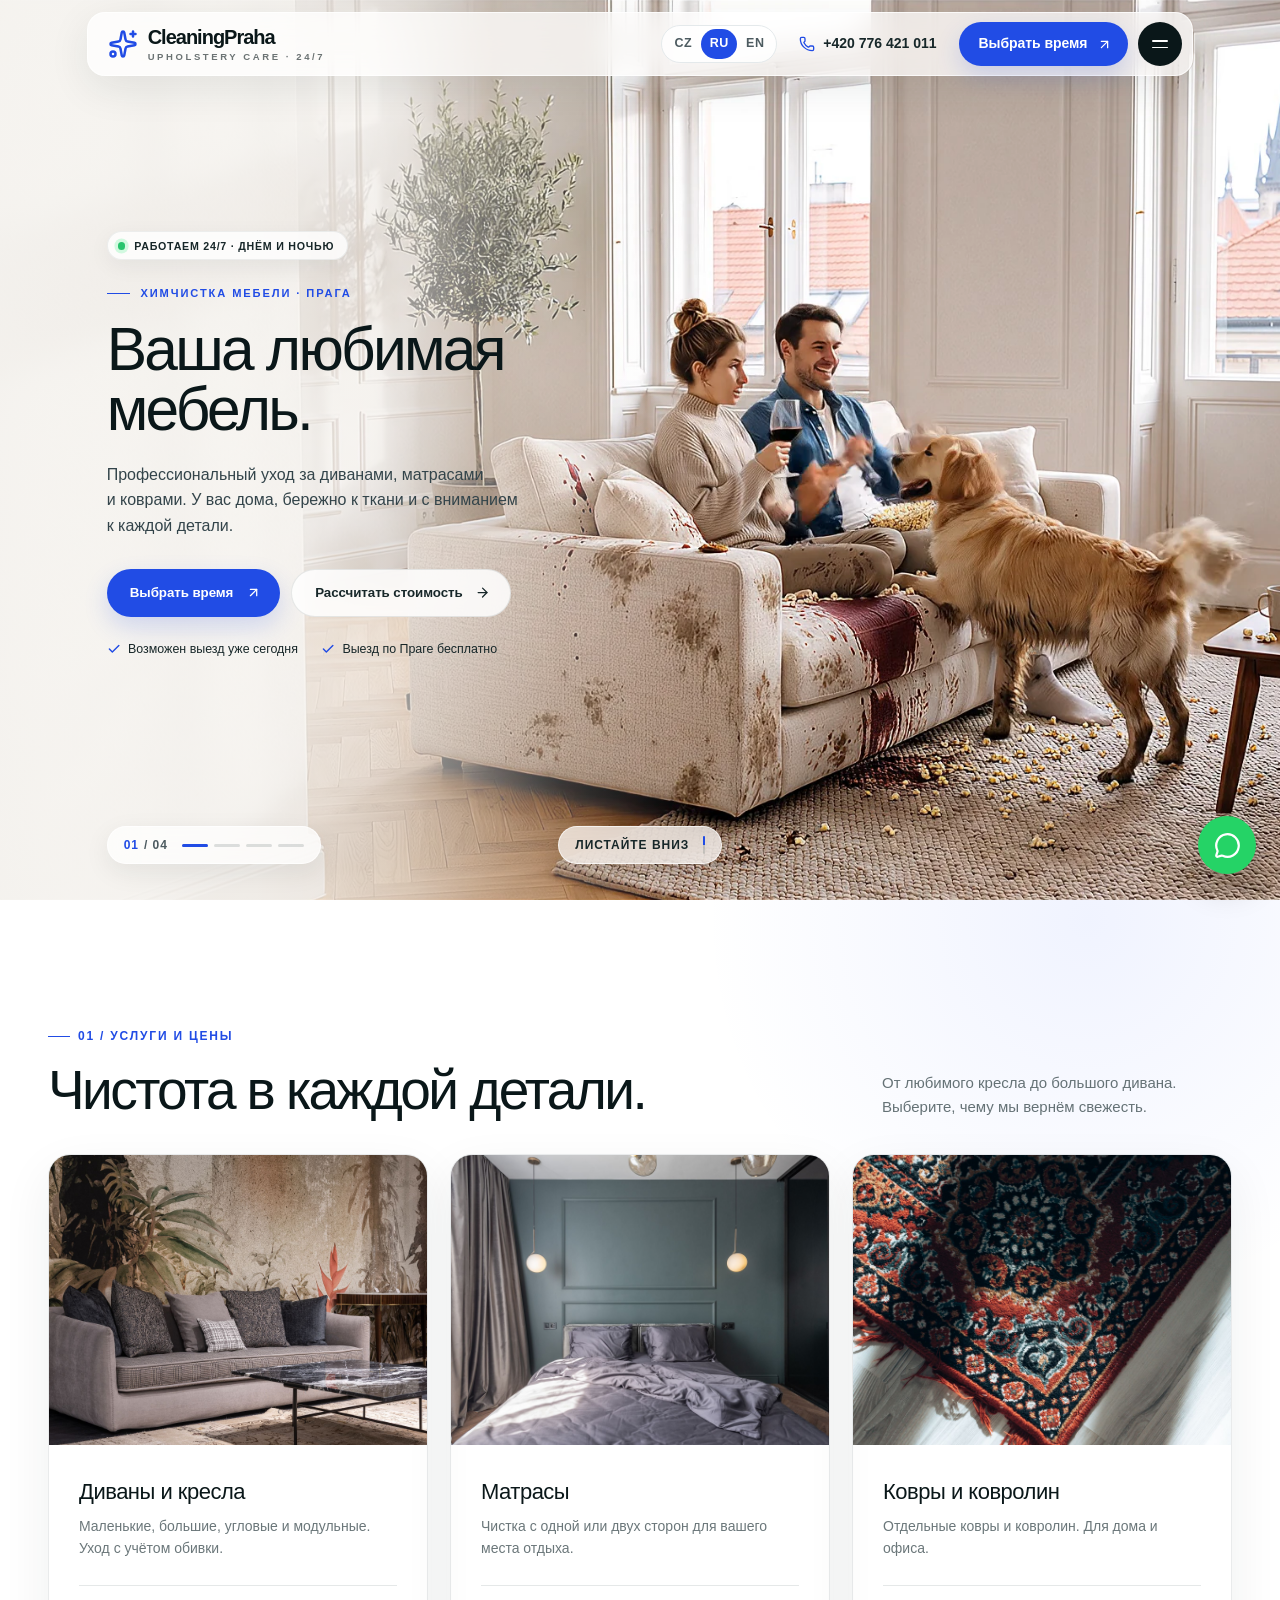
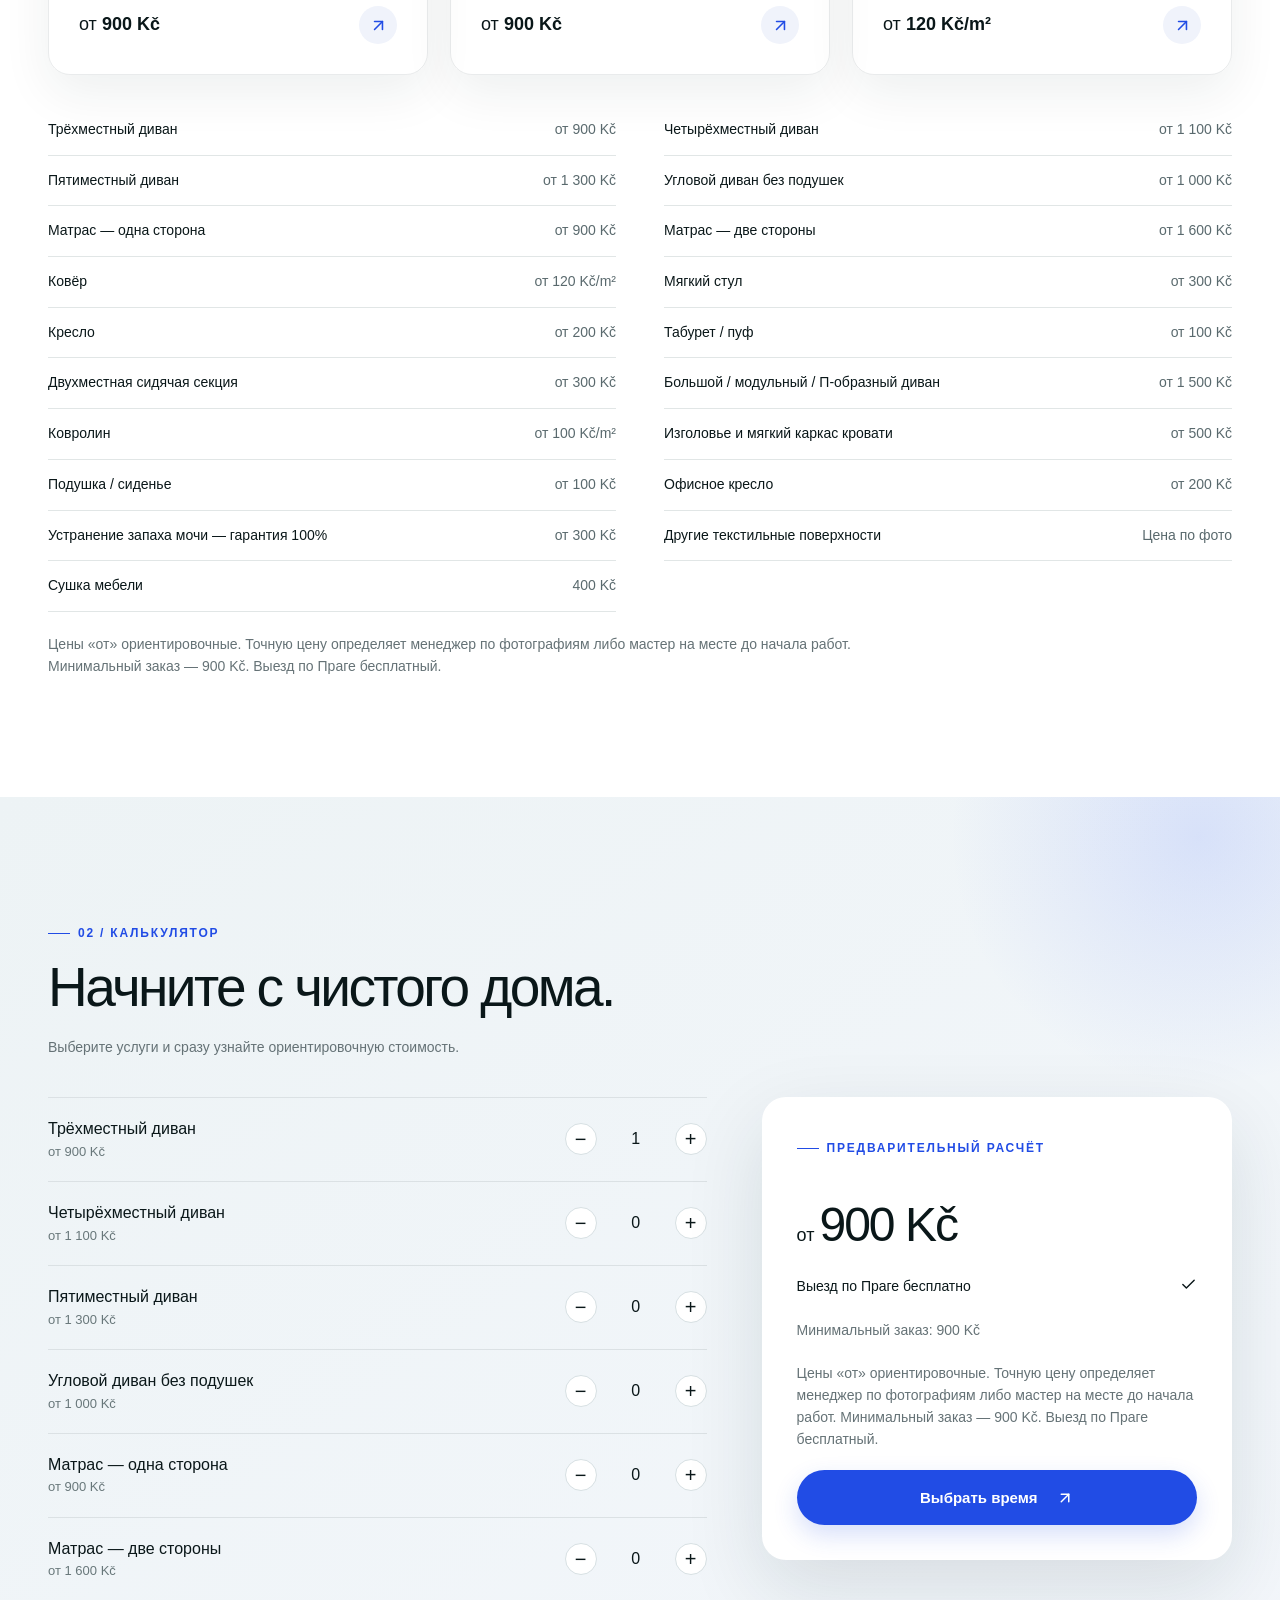
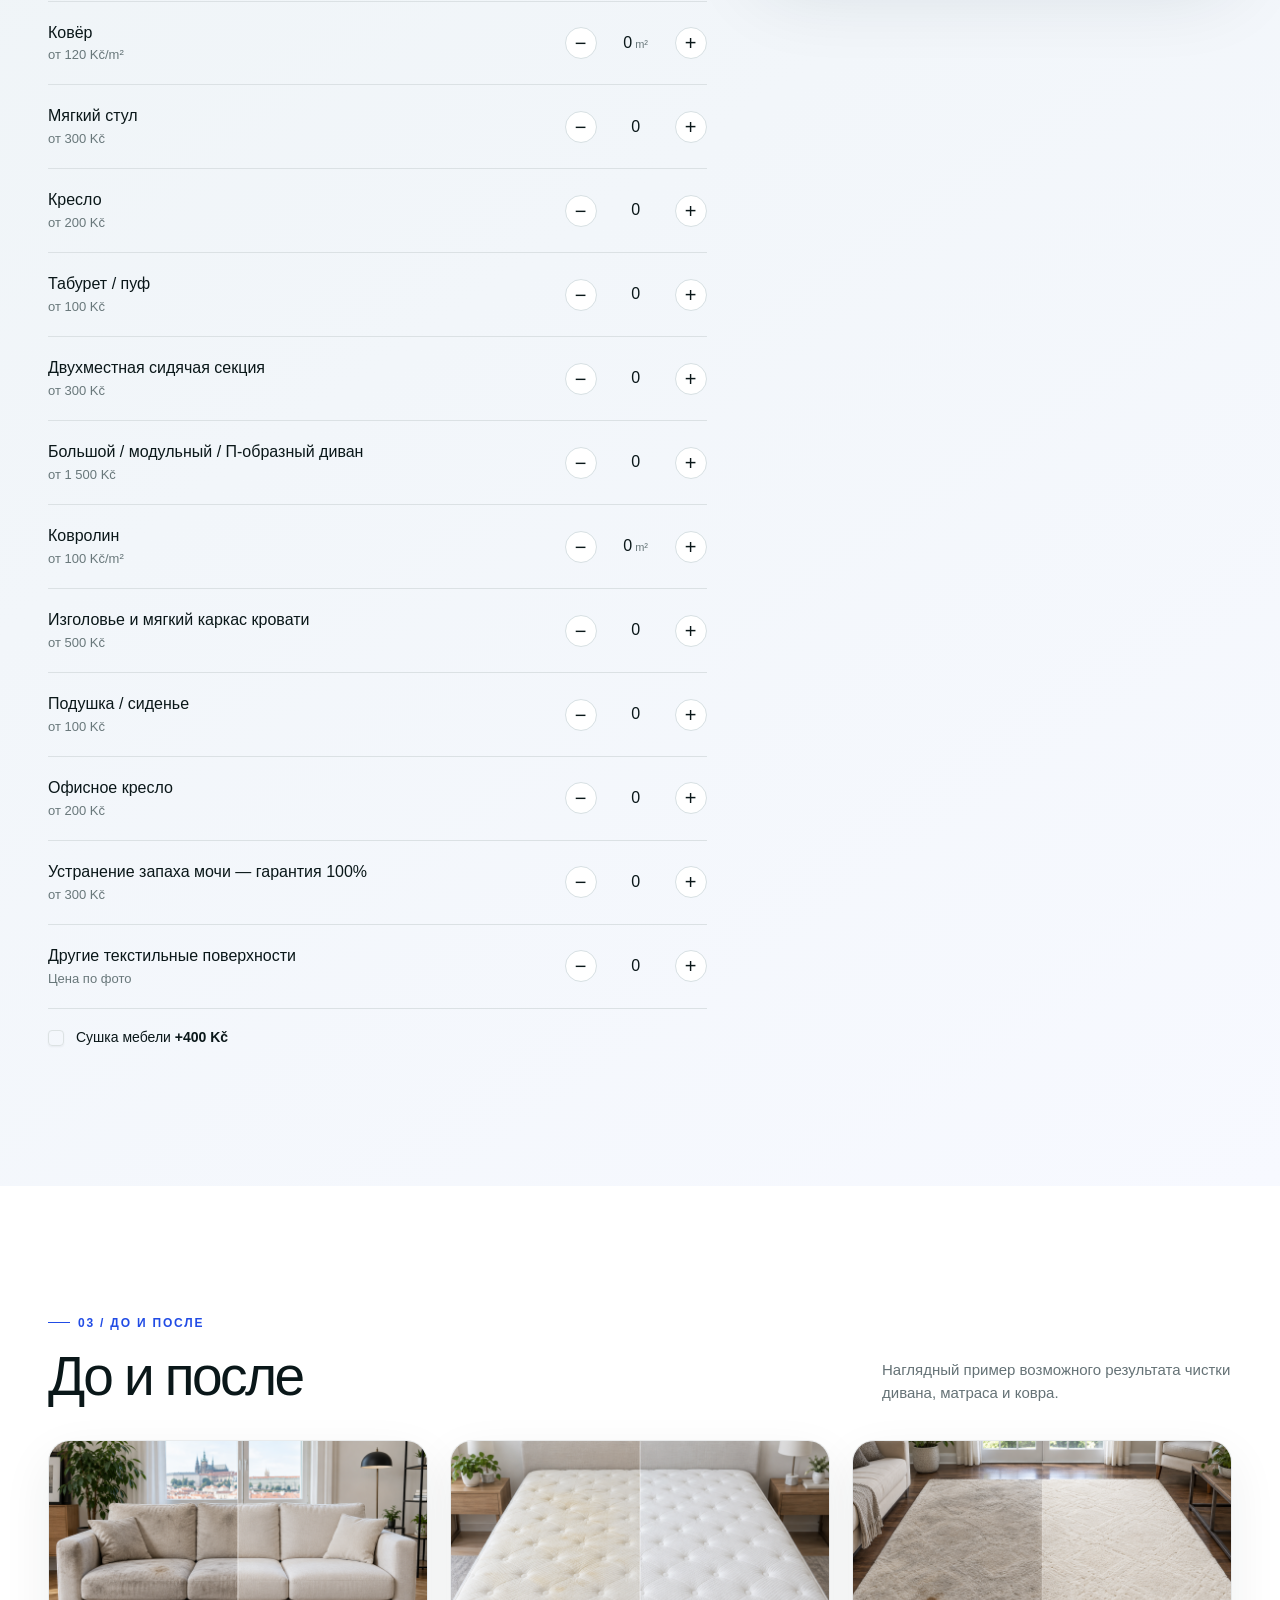
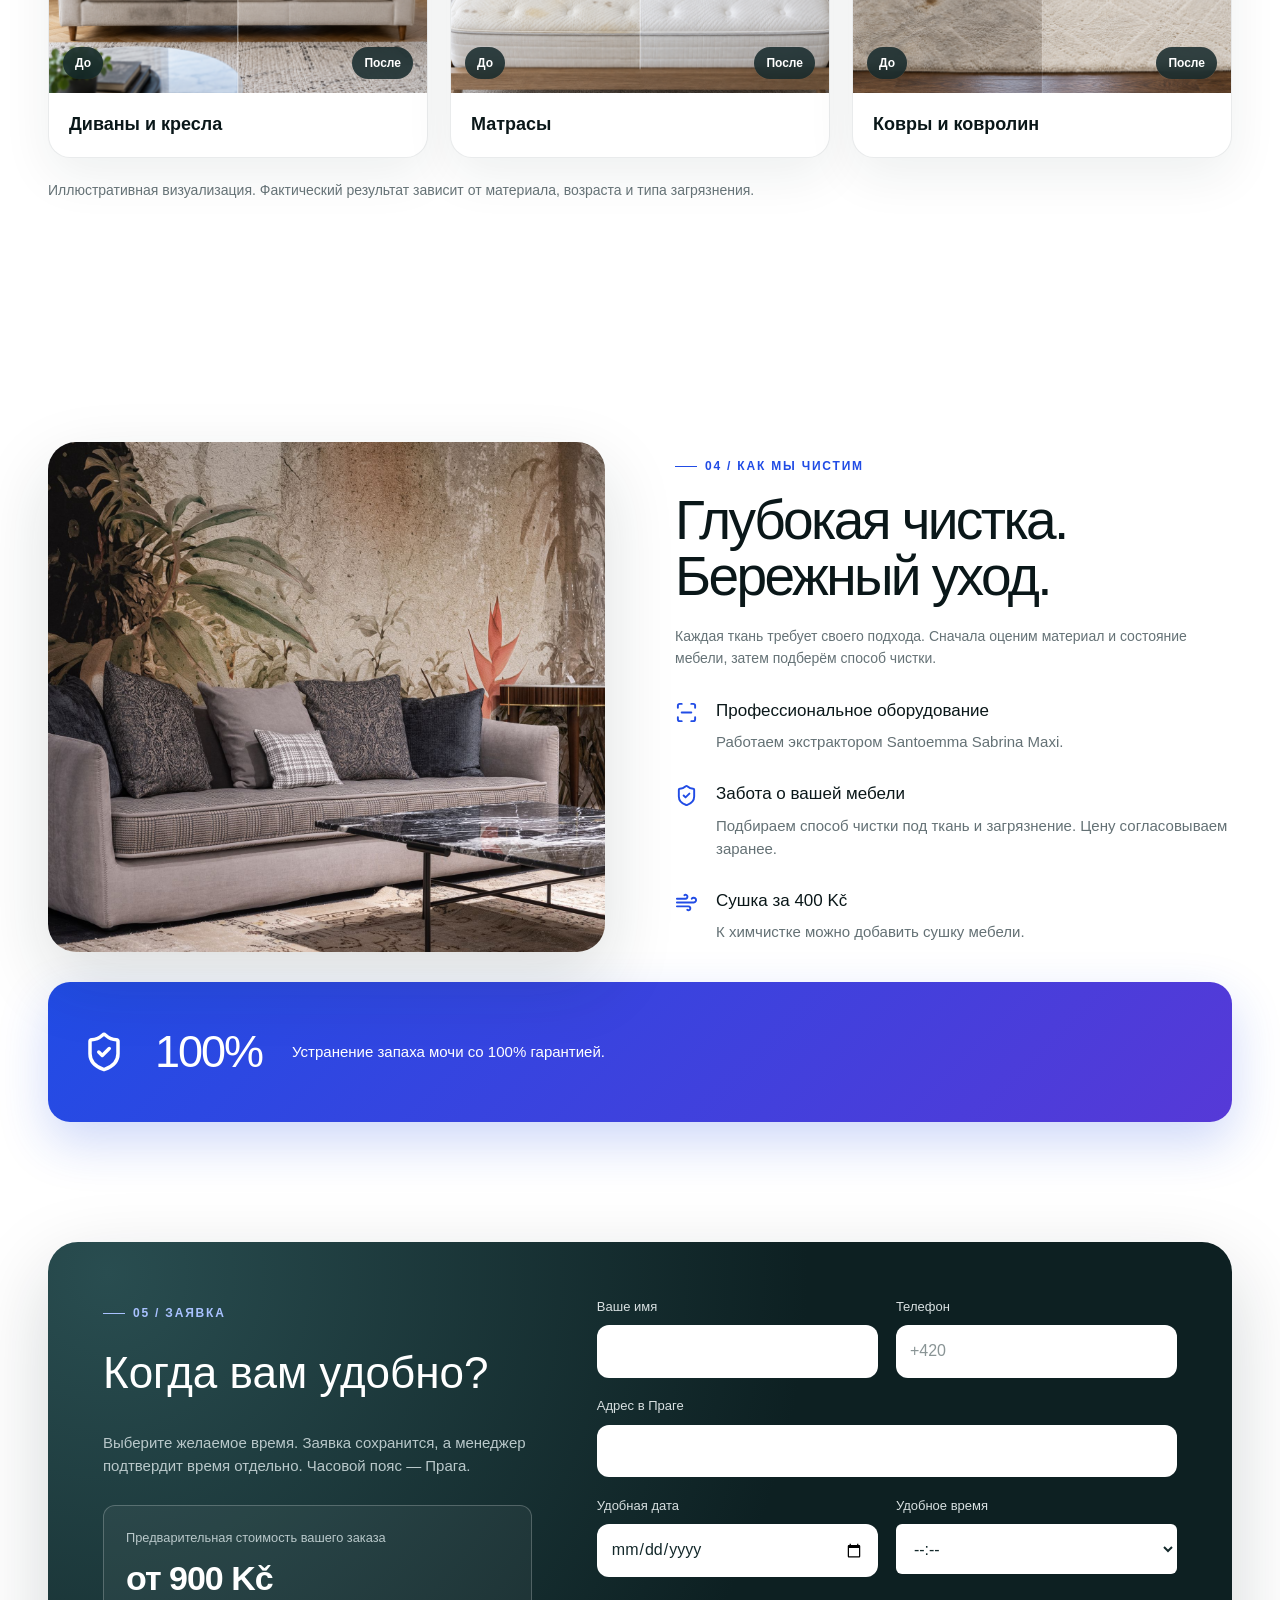
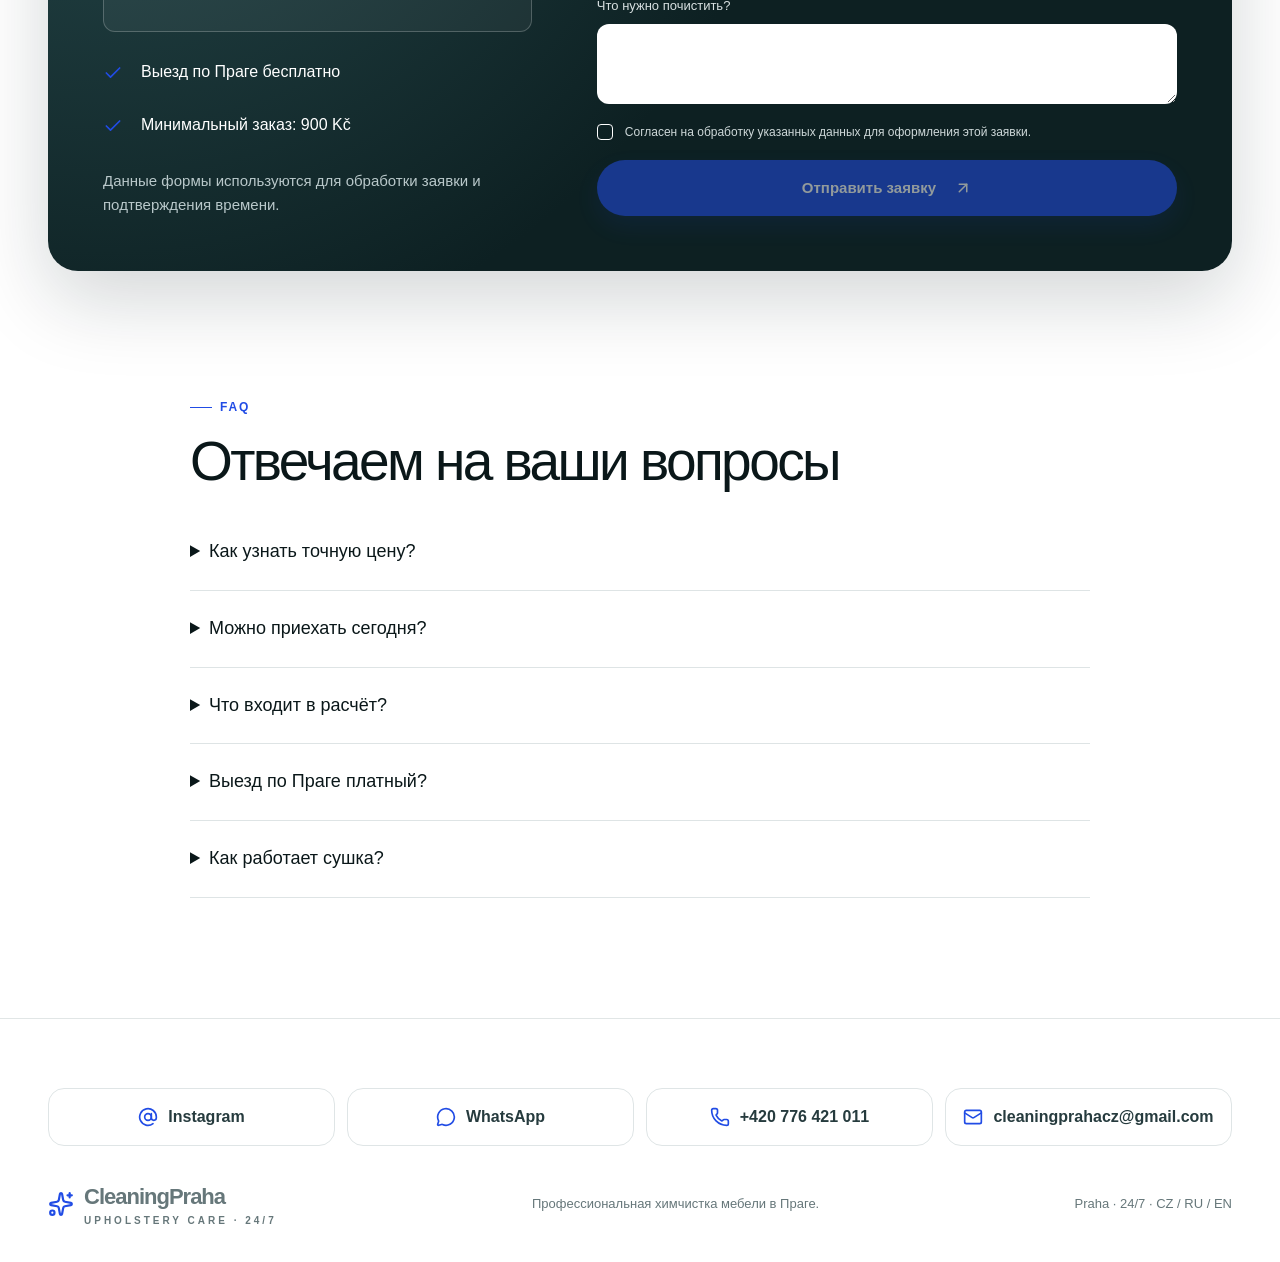
<file: ru/index.html>
<!DOCTYPE html><html lang="cs"><head><meta name="robots" content="noindex, nofollow"><meta http-equiv="Content-Security-Policy" content="default-src 'self' 'unsafe-inline' data: blob:"><!-- Google tag (gtag.js) -->
<script async src="https://www.googletagmanager.com/gtag/js?id=AW-18471355091"></script>
<script>
  window.dataLayer = window.dataLayer || [];
  function gtag(){dataLayer.push(arguments);}
  gtag('js', new Date());

  gtag('config', 'AW-18471355091');
</script><meta charSet="utf-8"/><meta name="viewport" content="width=device-width, initial-scale=1"/><link rel="stylesheet" href="/_next/static/chunks/2d3w7ass04s7x.css" data-precedence="next"/><link rel="preload" as="script" fetchPriority="low" href="/_next/static/chunks/2tajcupbair2y.js"/><script src="/_next/static/chunks/4193kwfkw7y8r.js" async=""></script><script src="/_next/static/chunks/0jeh2gypwqyrl.js" async=""></script><script src="/_next/static/chunks/turbopack-172da_is0sbgm.js" async=""></script><script src="/_next/static/chunks/0-4zpttn2a9wb.js" async=""></script><script src="/_next/static/chunks/2acarmb_l7p77.js" async=""></script><title>Химчистка мебели в Праге | CleaningPraha</title><meta name="description" content="Профессиональный уход за диванами, матрасами и коврами. У вас дома, бережно к ткани и с вниманием к каждой детали."/><link rel="icon" href="/favicon.svg"/><script src="/_next/static/chunks/0cz1d0mv5g_q7.js" noModule=""></script><style id="time-select-fix">
.field select[name="time"]{font:inherit!important;color:#14292b!important;background:#fff!important;border:1px solid transparent!important;border-radius:6px!important;width:100%!important;min-width:0!important;height:50px!important;padding:13px 42px 13px 13px!important;font-size:16px!important;line-height:22px!important;box-sizing:border-box!important;appearance:auto!important;-webkit-appearance:menulist!important;}
.field select[name="time"]:focus{outline:2px solid rgba(169,194,255,.55)!important;outline-offset:1px!important;}
</style><link rel="preload" as="image" href="/film/media/m/s0.webp" fetchpriority="high" data-set="m" media="(max-aspect-ratio: 1/1)"><link rel="preload" as="image" href="/film/media/dl/s0.webp" fetchpriority="high" data-set="dl" media="(min-aspect-ratio: 1001/1000) and (max-height: 520px)"><link rel="preload" as="image" href="/film/media/d/s0.webp" fetchpriority="high" data-set="d" media="(min-aspect-ratio: 1001/1000) and (min-height: 520.01px)"><link rel="stylesheet" href="/film/film.css"><script>(function(){var d=document.documentElement;window.CP_FILM={"lang":"ru","langHref":{"cs":"/cs","ru":"/ru","en":"/en"},"next":"body > main > section:not(.hero)","root":"#cp-film"};d.classList.add('cpf');d.setAttribute('data-state','boot');d.setAttribute('data-scene','0');d.setAttribute('data-direction','none');var t=document.createElement('template');t.innerHTML="<div id=\"cp-film\" lang=\"ru\"><svg class=\"sprite\" aria-hidden=\"true\" xmlns=\"http://www.w3.org/2000/svg\">\n    <symbol id=\"i-arrow-right\" viewBox=\"0 0 24 24\"><path d=\"M5 12h14\"><\/path><path d=\"m12 5 7 7-7 7\"><\/path><\/symbol>\n    <symbol id=\"i-arrow-up-right\" viewBox=\"0 0 24 24\"><path d=\"M7 7h10v10\"><\/path><path d=\"M7 17 17 7\"><\/path><\/symbol>\n    <symbol id=\"i-at-sign\" viewBox=\"0 0 24 24\"><circle cx=\"12\" cy=\"12\" r=\"4\"><\/circle><path d=\"M16 8v5a3 3 0 0 0 6 0v-1a10 10 0 1 0-4 8\"><\/path><\/symbol>\n    <symbol id=\"i-check\" viewBox=\"0 0 24 24\"><path d=\"M20 6 9 17l-5-5\"><\/path><\/symbol>\n    <symbol id=\"i-mail\" viewBox=\"0 0 24 24\"><path d=\"m22 7-8.991 5.727a2 2 0 0 1-2.009 0L2 7\"><\/path><rect x=\"2\" y=\"4\" width=\"20\" height=\"16\" rx=\"2\"><\/rect><\/symbol>\n    <symbol id=\"i-message-circle\" viewBox=\"0 0 24 24\"><path d=\"M2.992 16.342a2 2 0 0 1 .094 1.167l-1.065 3.29a1 1 0 0 0 1.236 1.168l3.413-.998a2 2 0 0 1 1.099.092 10 10 0 1 0-4.777-4.719\"><\/path><\/symbol>\n    <symbol id=\"i-phone\" viewBox=\"0 0 24 24\"><path d=\"M13.832 16.568a1 1 0 0 0 1.213-.303l.355-.465A2 2 0 0 1 17 15h3a2 2 0 0 1 2 2v3a2 2 0 0 1-2 2A18 18 0 0 1 2 4a2 2 0 0 1 2-2h3a2 2 0 0 1 2 2v3a2 2 0 0 1-.8 1.6l-.468.351a1 1 0 0 0-.292 1.233 14 14 0 0 0 6.392 6.384\"><\/path><\/symbol>\n    <symbol id=\"i-scan-line\" viewBox=\"0 0 24 24\"><path d=\"M3 7V5a2 2 0 0 1 2-2h2\"><\/path><path d=\"M17 3h2a2 2 0 0 1 2 2v2\"><\/path><path d=\"M21 17v2a2 2 0 0 1-2 2h-2\"><\/path><path d=\"M7 21H5a2 2 0 0 1-2-2v-2\"><\/path><path d=\"M7 12h10\"><\/path><\/symbol>\n    <symbol id=\"i-shield-check\" viewBox=\"0 0 24 24\"><path d=\"M20 13c0 5-3.5 7.5-7.66 8.95a1 1 0 0 1-.67-.01C7.5 20.5 4 18 4 13V6a1 1 0 0 1 1-1c2 0 4.5-1.2 6.24-2.72a1.17 1.17 0 0 1 1.52 0C14.51 3.81 17 5 19 5a1 1 0 0 1 1 1z\"><\/path><path d=\"m9 12 2 2 4-4\"><\/path><\/symbol>\n    <symbol id=\"i-sparkles\" viewBox=\"0 0 24 24\"><path d=\"M11.017 2.814a1 1 0 0 1 1.966 0l1.051 5.558a2 2 0 0 0 1.594 1.594l5.558 1.051a1 1 0 0 1 0 1.966l-5.558 1.051a2 2 0 0 0-1.594 1.594l-1.051 5.558a1 1 0 0 1-1.966 0l-1.051-5.558a2 2 0 0 0-1.594-1.594l-5.558-1.051a1 1 0 0 1 0-1.966l5.558-1.051a2 2 0 0 0 1.594-1.594z\"><\/path><path d=\"M20 2v4\"><\/path><path d=\"M22 4h-4\"><\/path><circle cx=\"4\" cy=\"20\" r=\"2\"><\/circle><\/symbol>\n    <symbol id=\"i-wind\" viewBox=\"0 0 24 24\"><path d=\"M12.8 19.6A2 2 0 1 0 14 16H2\"><\/path><path d=\"M17.5 8a2.5 2.5 0 1 1 2 4H2\"><\/path><path d=\"M9.8 4.4A2 2 0 1 1 11 8H2\"><\/path><\/symbol>\n  <\/svg><header class=\"site-header\" id=\"header\">\n    <div class=\"header-bar\">\n      <a class=\"cpf-brand\" href=\"#top\" data-goto-scene=\"1\" aria-label=\"CleaningPraha\">\n        <svg class=\"brand-mark\" aria-hidden=\"true\"><use href=\"#i-sparkles\"><\/use><\/svg>\n        <span class=\"brand-text\">\n          <span class=\"brand-name\" data-t=\"header.brandName\">CleaningPraha<\/span>\n          <small class=\"brand-tagline\" data-t=\"header.brandTagline\">UPHOLSTERY CARE · 24/7<\/small>\n        <\/span>\n      <\/a>\n      <div class=\"header-actions\">\n        <div class=\"cpf-langs\" role=\"group\" data-ui-attr=\"aria-label:langs\" aria-label=\"Язык\">\n          <button type=\"button\" data-lang-btn=\"cs\" aria-pressed=\"false\">CZ<\/button>\n          <button type=\"button\" data-lang-btn=\"ru\" aria-pressed=\"true\">RU<\/button>\n          <button type=\"button\" data-lang-btn=\"en\" aria-pressed=\"false\">EN<\/button>\n        <\/div>\n        <a class=\"header-phone\" href=\"tel:+420776421011\">\n          <svg class=\"i\" aria-hidden=\"true\"><use href=\"#i-phone\"><\/use><\/svg>\n          <span data-t=\"footer.contacts.2.label\">+420 776 421 011<\/span>\n        <\/a>\n        <a class=\"cpf-btn btn-primary btn-sm header-cta\" href=\"#booking\">\n          <span data-t=\"header.cta\">Выбрать время<\/span>\n          <svg class=\"i\" aria-hidden=\"true\"><use href=\"#i-arrow-up-right\"><\/use><\/svg>\n        <\/a>\n        <button class=\"menu-btn\" type=\"button\" aria-expanded=\"false\" aria-controls=\"menu\" data-ui-attr=\"aria-label:menu\" aria-label=\"Меню\">\n          <span><\/span><span><\/span>\n        <\/button>\n      <\/div>\n    <\/div>\n\n    <div class=\"menu\" id=\"menu\" hidden=\"\">\n      <nav class=\"menu-nav\"><a href=\"#services\"><span data-t=\"header.nav.0.label\">Услуги и&nbsp;цены<\/span><svg class=\"i\" aria-hidden=\"true\"><use href=\"#i-arrow-right\"><\/use><\/svg><\/a><a href=\"#calculator\"><span data-t=\"header.nav.1.label\">Калькулятор<\/span><svg class=\"i\" aria-hidden=\"true\"><use href=\"#i-arrow-right\"><\/use><\/svg><\/a><a href=\"#care\"><span data-t=\"header.nav.2.label\">Как мы чистим<\/span><svg class=\"i\" aria-hidden=\"true\"><use href=\"#i-arrow-right\"><\/use><\/svg><\/a><a href=\"#booking\"><span data-t=\"header.cta\">Выбрать время<\/span><svg class=\"i\" aria-hidden=\"true\"><use href=\"#i-arrow-right\"><\/use><\/svg><\/a><\/nav>\n      <div class=\"menu-contacts\">\n        <a href=\"tel:+420776421011\"><svg class=\"i\" aria-hidden=\"true\"><use href=\"#i-phone\"><\/use><\/svg><span data-t=\"footer.contacts.2.label\">+420 776 421 011<\/span><\/a>\n        <a href=\"https://wa.me/420776421011\" target=\"_blank\" rel=\"noopener\"><svg class=\"i\" aria-hidden=\"true\"><use href=\"#i-message-circle\"><\/use><\/svg><span data-t=\"footer.contacts.1.label\">WhatsApp<\/span><\/a>\n        <a href=\"https://www.instagram.com/cleaningpraha/\" target=\"_blank\" rel=\"noopener\"><svg class=\"i\" aria-hidden=\"true\"><use href=\"#i-at-sign\"><\/use><\/svg><span data-t=\"footer.contacts.0.label\">Instagram<\/span><\/a>\n        <a href=\"mailto:cleaningprahacz@gmail.com\"><svg class=\"i\" aria-hidden=\"true\"><use href=\"#i-mail\"><\/use><\/svg><span data-t=\"footer.contacts.3.label\">cleaningprahacz@gmail.com<\/span><\/a>\n      <\/div>\n    <\/div>\n  <\/header><section class=\"stage\" id=\"top\" data-scrim=\"off\" data-ui-attr=\"aria-label:stage\" aria-label=\"История: от пятна до чистоты\">\n      <div class=\"stage-media\" aria-hidden=\"true\">\n        <img class=\"still still--base\" id=\"still-base\" alt=\"\" decoding=\"async\" fetchpriority=\"high\">\n        <video class=\"clip\" id=\"clip-a\" muted=\"\" playsinline=\"\" preload=\"auto\" tabindex=\"-1\" disablepictureinpicture=\"\" disableremoteplayback=\"\"><\/video>\n        <video class=\"clip\" id=\"clip-b\" muted=\"\" playsinline=\"\" preload=\"auto\" tabindex=\"-1\" disablepictureinpicture=\"\" disableremoteplayback=\"\"><\/video>\n        <img class=\"still still--top\" id=\"still-top\" alt=\"\" decoding=\"async\">\n      <\/div>\n      <div class=\"stage-scrim\" aria-hidden=\"true\"><\/div>\n\n      <div class=\"stage-blocks\">\n        <!-- Scene 1: dirty sofa. The site's hero block. -->\n        <div class=\"cpf-block block--hero\" data-block=\"scene1\" aria-hidden=\"true\" inert=\"\">\n          <p class=\"badge\" data-rise=\"\"><span class=\"live-dot\" aria-hidden=\"true\"><\/span><span data-t=\"hero.badge\">РАБОТАЕМ 24/7 · ДНЁМ И&nbsp;НОЧЬЮ<\/span><\/p>\n          <p class=\"cpf-eyebrow\" data-rise=\"\" data-t=\"hero.eyebrow\">ХИМЧИСТКА МЕБЕЛИ · ПРАГА<\/p>\n          <h1 class=\"display-1\" data-rise=\"\" data-t=\"hero.h1Line1\">Ваша любимая мебель.<\/h1>\n          <p class=\"lead\" data-rise=\"\" data-t=\"hero.subtitle\">Профессиональный уход за диванами, матрасами и&nbsp;коврами. У&nbsp;вас дома, бережно к&nbsp;ткани и&nbsp;с&nbsp;вниманием к&nbsp;каждой детали.<\/p>\n          <div class=\"cpf-actions\" data-rise=\"\">\n            <a class=\"cpf-btn btn-primary\" href=\"#booking\"><span data-t=\"hero.ctaPrimary\">Выбрать время<\/span><svg class=\"i\" aria-hidden=\"true\"><use href=\"#i-arrow-up-right\"><\/use><\/svg><\/a>\n            <a class=\"cpf-btn btn-light\" href=\"#calculator\"><span data-t=\"hero.ctaSecondary\">Рассчитать стоимость<\/span><svg class=\"i\" aria-hidden=\"true\"><use href=\"#i-arrow-right\"><\/use><\/svg><\/a>\n          <\/div>\n          <ul class=\"checks\" data-rise=\"\">\n            <li><svg class=\"i\" aria-hidden=\"true\"><use href=\"#i-check\"><\/use><\/svg><span data-t=\"hero.checks.0\">Возможен выезд уже сегодня<\/span><\/li>\n            <li><svg class=\"i\" aria-hidden=\"true\"><use href=\"#i-check\"><\/use><\/svg><span data-t=\"hero.checks.1\">Выезд по Праге бесплатно<\/span><\/li>\n          <\/ul>\n        <\/div>\n\n        <!-- Scene 2: the technician at work. \"Jak čistíme\". -->\n        <div class=\"cpf-block block--care\" data-block=\"scene2\" aria-hidden=\"true\" inert=\"\">\n          <p class=\"cpf-eyebrow\" data-rise=\"\" data-t=\"header.nav.2.label\">Как мы чистим<\/p>\n          <h2 class=\"display-2\" data-rise=\"\"><span data-t=\"care.headingLines.0\">Глубокая чистка.<\/span> <em class=\"accent\" data-t=\"care.headingLines.1\">Бережный уход.<\/em><\/h2>\n          <p class=\"lead\" data-rise=\"\" data-t=\"care.text\">Каждая ткань требует своего подхода. Сначала оценим материал и&nbsp;состояние мебели, затем подберём способ чистки.<\/p>\n          <ul class=\"steps\">\n            <li data-rise=\"\"><span class=\"step-icon\"><svg class=\"i\" aria-hidden=\"true\"><use href=\"#i-scan-line\"><\/use><\/svg><\/span><span class=\"step-copy\"><strong data-t=\"care.steps.0.title\">Профессиональное оборудование<\/strong><span data-t=\"care.steps.0.text\">Работаем экстрактором Santoemma Sabrina Maxi.<\/span><\/span><\/li>\n            <li data-rise=\"\"><span class=\"step-icon\"><svg class=\"i\" aria-hidden=\"true\"><use href=\"#i-shield-check\"><\/use><\/svg><\/span><span class=\"step-copy\"><strong data-t=\"care.steps.1.title\">Забота о&nbsp;вашей мебели<\/strong><span data-t=\"care.steps.1.text\">Подбираем способ чистки под ткань и&nbsp;загрязнение. Цену согласовываем заранее.<\/span><\/span><\/li>\n            <li data-rise=\"\"><span class=\"step-icon\"><svg class=\"i\" aria-hidden=\"true\"><use href=\"#i-wind\"><\/use><\/svg><\/span><span class=\"step-copy\"><strong data-t=\"care.steps.2.title\">Сушка за 400 Kč<\/strong><span data-t=\"care.steps.2.text\">К&nbsp;химчистке можно добавить сушку мебели.<\/span><\/span><\/li>\n          <\/ul>\n        <\/div>\n\n        <!-- Scene 3: the last pass, the sofa is clean. The site's \"Před a po\" block:\n             its heading with the last word in the accent, its kicker without the\n             section number (the film has its own counter). -->\n        <div class=\"cpf-block block--care block--ba\" data-block=\"scene3\" aria-hidden=\"true\" inert=\"\">\n          <p class=\"cpf-eyebrow\" data-rise=\"\" data-t=\"beforeAfter.kicker\" data-t-strip-num=\"\">До и&nbsp;после<\/p>\n          <h2 class=\"display-2\" data-rise=\"\" data-t=\"beforeAfter.heading\" data-accent-last=\"\">До и&nbsp;<em class=\"accent\">после<\/em><\/h2>\n          <p class=\"lead\" data-rise=\"\" data-t=\"beforeAfter.intro\">Наглядный пример возможного результата чистки дивана, матраса и&nbsp;ковра.<\/p>\n          <p class=\"ba-note\" data-rise=\"\" data-t=\"beforeAfter.note\">Иллюстративная визуализация. Фактический результат зависит от материала, возраста и&nbsp;типа загрязнения.<\/p>\n        <\/div>\n\n        <!-- Scene 4: clean again, the couple is back. The second line of the site's H1 + the stats. -->\n        <div class=\"cpf-block block--fresh\" data-block=\"scene4\" aria-hidden=\"true\" inert=\"\">\n          <p class=\"pre-title\" data-rise=\"\" data-t=\"hero.h1Line1\">Ваша любимая мебель.<\/p>\n          <h2 class=\"display-accent\" data-rise=\"\"><em data-t=\"hero.h1Accent\">Снова свежая.<\/em><\/h2>\n          <ul class=\"cpf-stats\" data-rise=\"\">\n            <li><strong data-t=\"stats.0.value\">5<\/strong><span data-t=\"stats.0.label\">лет на рынке<\/span><\/li>\n            <li><strong data-t=\"stats.1.value\">24/7<\/strong><span data-t=\"stats.1.label\">днём и&nbsp;ночью<\/span><\/li>\n            <li><strong data-t=\"stats.2.value\">900 Kč<\/strong><span data-t=\"stats.2.label\">минимальный заказ<\/span><\/li>\n            <li><strong data-t=\"stats.3.value\">0 Kč<\/strong><span data-t=\"stats.3.label\">выезд по Праге<\/span><\/li>\n          <\/ul>\n          <div class=\"cpf-actions\" data-rise=\"\">\n            <a class=\"cpf-btn btn-primary\" href=\"#booking\"><span data-t=\"hero.ctaPrimary\">Выбрать время<\/span><svg class=\"i\" aria-hidden=\"true\"><use href=\"#i-arrow-up-right\"><\/use><\/svg><\/a>\n          <\/div>\n        <\/div>\n      <\/div>\n\n      <div class=\"stage-ui\">\n        <div class=\"progress\" role=\"status\" aria-live=\"polite\">\n          <span class=\"visually-hidden\" data-progress-label=\"\"><\/span>\n          <span class=\"progress-num\" aria-hidden=\"true\"><b data-progress-cur=\"\">01<\/b><span>/ 04<\/span><\/span>\n          <span class=\"progress-bars\" aria-hidden=\"true\"><i data-bar=\"1\"><\/i><i data-bar=\"2\"><\/i><i data-bar=\"3\"><\/i><i data-bar=\"4\"><\/i><\/span>\n        <\/div>\n        <div class=\"scroll-hint\" aria-hidden=\"true\">\n          <span data-ui=\"scrollHint\">Листайте вниз<\/span>\n          <span class=\"scroll-line\"><\/span>\n        <\/div>\n      <\/div>\n    <\/section><a class=\"wa-float\" href=\"https://wa.me/420776421011\" target=\"_blank\" rel=\"noopener\" data-t-attr=\"aria-label:whatsappFloat.ariaLabel\" aria-label=\"WhatsApp\">\n    <svg class=\"i\" aria-hidden=\"true\"><use href=\"#i-message-circle\"><\/use><\/svg>\n  <\/a><div class=\"mobile-bar\">\n    <p class=\"mobile-bar-copy\">\n      <small data-t=\"stickyBar.label\">Предварительная стоимость вашего заказа<\/small>\n      <b data-t=\"stickyBar.price\">от 900 Kč<\/b>\n    <\/p>\n    <a class=\"mobile-bar-wa\" href=\"https://wa.me/420776421011\" target=\"_blank\" rel=\"noopener\" data-t-attr=\"aria-label:whatsappFloat.ariaLabel\" aria-label=\"WhatsApp\">\n      <svg class=\"i\" aria-hidden=\"true\"><use href=\"#i-message-circle\"><\/use><\/svg>\n    <\/a>\n    <a class=\"cpf-btn btn-primary btn-sm\" href=\"#booking\"><span data-t=\"stickyBar.cta\">Выбрать время<\/span><svg class=\"i\" aria-hidden=\"true\"><use href=\"#i-arrow-up-right\"><\/use><\/svg><\/a>\n  <\/div><div class=\"debug\" id=\"debug\" hidden=\"\"><\/div><\/div>";d.appendChild(t.content.firstElementChild);var mo=new MutationObserver(function(){var v=document.querySelector('section.hero video');if(v){v.removeAttribute('autoplay');v.preload='none';v.removeAttribute('src');mo.disconnect();}});mo.observe(d,{childList:true,subtree:true});document.addEventListener('DOMContentLoaded',function(){mo.disconnect();});})();</script><script type="module" src="/film/film.js"></script></head><body><div hidden=""><!--$--><!--/$--></div><header class="wrap header"><a class="brand" href="/ru" aria-label="CleaningPraha"><svg xmlns="http://www.w3.org/2000/svg" width="30" height="30" viewBox="0 0 24 24" fill="none" stroke="currentColor" stroke-width="2" stroke-linecap="round" stroke-linejoin="round" class="lucide lucide-sparkles" aria-hidden="true"><path d="M11.017 2.814a1 1 0 0 1 1.966 0l1.051 5.558a2 2 0 0 0 1.594 1.594l5.558 1.051a1 1 0 0 1 0 1.966l-5.558 1.051a2 2 0 0 0-1.594 1.594l-1.051 5.558a1 1 0 0 1-1.966 0l-1.051-5.558a2 2 0 0 0-1.594-1.594l-5.558-1.051a1 1 0 0 1 0-1.966l5.558-1.051a2 2 0 0 0 1.594-1.594z"></path><path d="M20 2v4"></path><path d="M22 4h-4"></path><circle cx="4" cy="20" r="2"></circle></svg><span>CleaningPraha<small>UPHOLSTERY CARE · 24/7</small></span></a><nav class="nav"><a href="#services">Услуги и цены</a><a href="#calculator">Калькулятор</a><a href="#care">Как мы чистим</a></nav><div class="langs"><a href="/cs" class="">CZ</a><a href="/ru" class="active" aria-current="page">RU</a><a href="/en" class="">EN</a></div><a class="btn" href="#booking">Выбрать время<svg xmlns="http://www.w3.org/2000/svg" width="17" height="17" viewBox="0 0 24 24" fill="none" stroke="currentColor" stroke-width="2" stroke-linecap="round" stroke-linejoin="round" class="lucide lucide-arrow-up-right" aria-hidden="true"><path d="M7 7h10v10"></path><path d="M7 17 17 7"></path></svg></a></header><main><section class="hero"><video autoPlay="" muted="" loop="" playsInline="" poster="/media/extractor-poster.jpg" preload="metadata" aria-hidden="true"><source src="/media/hero-extractor-4k.mp4" type="video/mp4"/></video><div class="wrap reveal"><div class="always-badge"><span></span>РАБОТАЕМ 24/7 · ДНЁМ И НОЧЬЮ</div><div class="eyebrow">ХИМЧИСТКА МЕБЕЛИ · ПРАГА</div><h1>Ваша любимая мебель.<br/><em>Снова свежая.</em></h1><p>Профессиональный уход за диванами, матрасами и коврами. У вас дома, бережно к ткани и с вниманием к каждой детали.</p><div class="actions"><a class="btn" href="#booking">Выбрать время<svg xmlns="http://www.w3.org/2000/svg" width="18" height="18" viewBox="0 0 24 24" fill="none" stroke="currentColor" stroke-width="2" stroke-linecap="round" stroke-linejoin="round" class="lucide lucide-arrow-up-right" aria-hidden="true"><path d="M7 7h10v10"></path><path d="M7 17 17 7"></path></svg></a><a class="btn light" href="#calculator">Рассчитать стоимость<svg xmlns="http://www.w3.org/2000/svg" width="18" height="18" viewBox="0 0 24 24" fill="none" stroke="currentColor" stroke-width="2" stroke-linecap="round" stroke-linejoin="round" class="lucide lucide-arrow-right" aria-hidden="true"><path d="M5 12h14"></path><path d="m12 5 7 7-7 7"></path></svg></a></div><div class="hero-notes"><span><svg xmlns="http://www.w3.org/2000/svg" width="15" height="15" viewBox="0 0 24 24" fill="none" stroke="currentColor" stroke-width="2" stroke-linecap="round" stroke-linejoin="round" class="lucide lucide-check" aria-hidden="true"><path d="M20 6 9 17l-5-5"></path></svg>Возможен выезд уже сегодня</span><span><svg xmlns="http://www.w3.org/2000/svg" width="15" height="15" viewBox="0 0 24 24" fill="none" stroke="currentColor" stroke-width="2" stroke-linecap="round" stroke-linejoin="round" class="lucide lucide-check" aria-hidden="true"><path d="M20 6 9 17l-5-5"></path></svg>Выезд по Праге бесплатно</span></div></div><button class="video-control" aria-label="Остановить видео"><svg xmlns="http://www.w3.org/2000/svg" width="16" height="16" viewBox="0 0 24 24" fill="none" stroke="currentColor" stroke-width="2" stroke-linecap="round" stroke-linejoin="round" class="lucide lucide-pause" aria-hidden="true"><rect x="14" y="3" width="5" height="18" rx="1"></rect><rect x="5" y="3" width="5" height="18" rx="1"></rect></svg></button></section><div class="wrap stats"><div><strong>5</strong><span>лет на рынке</span></div><div><strong>24/7</strong><span>днём и ночью</span></div><div><strong>900 Kč</strong><span>минимальный заказ</span></div><div><strong>0 Kč</strong><span>выезд по Праге</span></div></div><section class="wrap section" id="services"><div class="section-head"><div><div class="kicker">01 / <!-- -->Услуги и цены</div><h2>Чистота в каждой детали.</h2></div><p>От любимого кресла до большого дивана. Выберите, чему мы вернём свежесть.</p></div><div class="services"><article class="service"><div class="service-image"><img src="/media/sofa-interior.jpg" alt="Диваны и кресла" loading="lazy"/></div><div class="service-body"><h3>Диваны и кресла</h3><p>Маленькие, большие, угловые и модульные. Уход с учётом обивки.</p><div class="service-price"><span>от<!-- --> <strong>900 Kč</strong></span><a href="#calculator" aria-label="Рассчитать стоимость: Диваны и кресла"><svg xmlns="http://www.w3.org/2000/svg" width="19" height="19" viewBox="0 0 24 24" fill="none" stroke="currentColor" stroke-width="2" stroke-linecap="round" stroke-linejoin="round" class="lucide lucide-arrow-up-right" aria-hidden="true"><path d="M7 7h10v10"></path><path d="M7 17 17 7"></path></svg></a></div></div></article><article class="service"><div class="service-image"><img src="/media/bedroom.jpg" alt="Матрасы" loading="lazy"/></div><div class="service-body"><h3>Матрасы</h3><p>Чистка с одной или двух сторон для вашего места отдыха.</p><div class="service-price"><span>от<!-- --> <strong>900 Kč</strong></span><a href="#calculator" aria-label="Рассчитать стоимость: Матрасы"><svg xmlns="http://www.w3.org/2000/svg" width="19" height="19" viewBox="0 0 24 24" fill="none" stroke="currentColor" stroke-width="2" stroke-linecap="round" stroke-linejoin="round" class="lucide lucide-arrow-up-right" aria-hidden="true"><path d="M7 7h10v10"></path><path d="M7 17 17 7"></path></svg></a></div></div></article><article class="service"><div class="service-image"><img src="/media/rug.jpg" alt="Ковры и ковролин" loading="lazy"/></div><div class="service-body"><h3>Ковры и ковролин</h3><p>Отдельные ковры и ковролин. Для дома и офиса.</p><div class="service-price"><span>от<!-- --> <strong>120 Kč/m²</strong></span><a href="#calculator" aria-label="Рассчитать стоимость: Ковры и ковролин"><svg xmlns="http://www.w3.org/2000/svg" width="19" height="19" viewBox="0 0 24 24" fill="none" stroke="currentColor" stroke-width="2" stroke-linecap="round" stroke-linejoin="round" class="lucide lucide-arrow-up-right" aria-hidden="true"><path d="M7 7h10v10"></path><path d="M7 17 17 7"></path></svg></a></div></div></article></div><div class="catalog"><div><span>Трёхместный диван</span><span>от 900 Kč</span></div><div><span>Четырёхместный диван</span><span>от 1 100 Kč</span></div><div><span>Пятиместный диван</span><span>от 1 300 Kč</span></div><div><span>Угловой диван без подушек</span><span>от 1 000 Kč</span></div><div><span>Матрас — одна сторона</span><span>от 900 Kč</span></div><div><span>Матрас — две стороны</span><span>от 1 600 Kč</span></div><div><span>Ковёр</span><span>от 120 Kč/m²</span></div><div><span>Мягкий стул</span><span>от 300 Kč</span></div><div><span>Кресло</span><span>от 200 Kč</span></div><div><span>Табурет / пуф</span><span>от 100 Kč</span></div><div><span>Двухместная сидячая секция</span><span>от 300 Kč</span></div><div><span>Большой / модульный / П-образный диван</span><span>от 1 500 Kč</span></div><div><span>Ковролин</span><span>от 100 Kč/m²</span></div><div><span>Изголовье и мягкий каркас кровати</span><span>от 500 Kč</span></div><div><span>Подушка / сиденье</span><span>от 100 Kč</span></div><div><span>Офисное кресло</span><span>от 200 Kč</span></div><div><span>Устранение запаха мочи — гарантия 100%</span><span>от 300 Kč</span></div><div><span>Другие текстильные поверхности</span><span>Цена по фото</span></div><div><span>Сушка мебели</span><span>400 Kč</span></div></div><p class="note">Цены «от» ориентировочные. Точную цену определяет менеджер по фотографиям либо мастер на месте до начала работ. Минимальный заказ — 900 Kč. Выезд по Праге бесплатный.</p></section><section class="calc-section section" id="calculator"><div class="wrap"><div class="kicker">02 / <!-- -->Калькулятор</div><h2>Начните с чистого дома.</h2><p class="note">Выберите услуги и сразу узнайте ориентировочную стоимость.</p><div class="calculator"><div><div class="calc-lines"><div class="calc-line"><div>Трёхместный диван<small>от 900 Kč</small></div><div class="stepper"><button type="button" aria-label="− Трёхместный диван">−</button><output aria-label="Трёхместный диван">1</output><button type="button" aria-label="+ Трёхместный диван">+</button></div></div><div class="calc-line"><div>Четырёхместный диван<small>от 1 100 Kč</small></div><div class="stepper"><button type="button" aria-label="− Четырёхместный диван" disabled="">−</button><output aria-label="Четырёхместный диван">0</output><button type="button" aria-label="+ Четырёхместный диван">+</button></div></div><div class="calc-line"><div>Пятиместный диван<small>от 1 300 Kč</small></div><div class="stepper"><button type="button" aria-label="− Пятиместный диван" disabled="">−</button><output aria-label="Пятиместный диван">0</output><button type="button" aria-label="+ Пятиместный диван">+</button></div></div><div class="calc-line"><div>Угловой диван без подушек<small>от 1 000 Kč</small></div><div class="stepper"><button type="button" aria-label="− Угловой диван без подушек" disabled="">−</button><output aria-label="Угловой диван без подушек">0</output><button type="button" aria-label="+ Угловой диван без подушек">+</button></div></div><div class="calc-line"><div>Матрас — одна сторона<small>от 900 Kč</small></div><div class="stepper"><button type="button" aria-label="− Матрас — одна сторона" disabled="">−</button><output aria-label="Матрас — одна сторона">0</output><button type="button" aria-label="+ Матрас — одна сторона">+</button></div></div><div class="calc-line"><div>Матрас — две стороны<small>от 1 600 Kč</small></div><div class="stepper"><button type="button" aria-label="− Матрас — две стороны" disabled="">−</button><output aria-label="Матрас — две стороны">0</output><button type="button" aria-label="+ Матрас — две стороны">+</button></div></div><div class="calc-line"><div>Ковёр<small>от 120 Kč/m²</small></div><div class="stepper"><button type="button" aria-label="− Ковёр" disabled="">−</button><output aria-label="Ковёр">0<small> m²</small></output><button type="button" aria-label="+ Ковёр">+</button></div></div><div class="calc-line"><div>Мягкий стул<small>от 300 Kč</small></div><div class="stepper"><button type="button" aria-label="− Мягкий стул" disabled="">−</button><output aria-label="Мягкий стул">0</output><button type="button" aria-label="+ Мягкий стул">+</button></div></div><div class="calc-line"><div>Кресло<small>от 200 Kč</small></div><div class="stepper"><button type="button" aria-label="− Кресло" disabled="">−</button><output aria-label="Кресло">0</output><button type="button" aria-label="+ Кресло">+</button></div></div><div class="calc-line"><div>Табурет / пуф<small>от 100 Kč</small></div><div class="stepper"><button type="button" aria-label="− Табурет / пуф" disabled="">−</button><output aria-label="Табурет / пуф">0</output><button type="button" aria-label="+ Табурет / пуф">+</button></div></div><div class="calc-line"><div>Двухместная сидячая секция<small>от 300 Kč</small></div><div class="stepper"><button type="button" aria-label="− Двухместная сидячая секция" disabled="">−</button><output aria-label="Двухместная сидячая секция">0</output><button type="button" aria-label="+ Двухместная сидячая секция">+</button></div></div><div class="calc-line"><div>Большой / модульный / П-образный диван<small>от 1 500 Kč</small></div><div class="stepper"><button type="button" aria-label="− Большой / модульный / П-образный диван" disabled="">−</button><output aria-label="Большой / модульный / П-образный диван">0</output><button type="button" aria-label="+ Большой / модульный / П-образный диван">+</button></div></div><div class="calc-line"><div>Ковролин<small>от 100 Kč/m²</small></div><div class="stepper"><button type="button" aria-label="− Ковролин" disabled="">−</button><output aria-label="Ковролин">0<small> m²</small></output><button type="button" aria-label="+ Ковролин">+</button></div></div><div class="calc-line"><div>Изголовье и мягкий каркас кровати<small>от 500 Kč</small></div><div class="stepper"><button type="button" aria-label="− Изголовье и мягкий каркас кровати" disabled="">−</button><output aria-label="Изголовье и мягкий каркас кровати">0</output><button type="button" aria-label="+ Изголовье и мягкий каркас кровати">+</button></div></div><div class="calc-line"><div>Подушка / сиденье<small>от 100 Kč</small></div><div class="stepper"><button type="button" aria-label="− Подушка / сиденье" disabled="">−</button><output aria-label="Подушка / сиденье">0</output><button type="button" aria-label="+ Подушка / сиденье">+</button></div></div><div class="calc-line"><div>Офисное кресло<small>от 200 Kč</small></div><div class="stepper"><button type="button" aria-label="− Офисное кресло" disabled="">−</button><output aria-label="Офисное кресло">0</output><button type="button" aria-label="+ Офисное кресло">+</button></div></div><div class="calc-line"><div>Устранение запаха мочи — гарантия 100%<small>от 300 Kč</small></div><div class="stepper"><button type="button" aria-label="− Устранение запаха мочи — гарантия 100%" disabled="">−</button><output aria-label="Устранение запаха мочи — гарантия 100%">0</output><button type="button" aria-label="+ Устранение запаха мочи — гарантия 100%">+</button></div></div><div class="calc-line"><div>Другие текстильные поверхности<small>Цена по фото</small></div><div class="stepper"><button type="button" aria-label="− Другие текстильные поверхности" disabled="">−</button><output aria-label="Другие текстильные поверхности">0</output><button type="button" aria-label="+ Другие текстильные поверхности">+</button></div></div></div><div class="checkrow"><button type="button" role="checkbox" aria-checked="false" data-state="unchecked" value="on" data-slot="checkbox" class="peer size-4 shrink-0 rounded-[4px] border border-input shadow-xs transition-shadow outline-none focus-visible:border-ring focus-visible:ring-[3px] focus-visible:ring-ring/50 disabled:cursor-not-allowed disabled:opacity-50 aria-invalid:border-destructive aria-invalid:ring-destructive/20 data-[state=checked]:border-primary data-[state=checked]:bg-primary data-[state=checked]:text-primary-foreground dark:bg-input/30 dark:aria-invalid:ring-destructive/40 dark:data-[state=checked]:bg-primary" id="dry"></button><input type="checkbox" aria-hidden="true" tabindex="-1" style="position:absolute;pointer-events:none;opacity:0;margin:0;transform:translateX(-100%)" value="on"/><label for="dry">Сушка мебели<!-- --> <strong>+400 Kč</strong></label></div></div><aside class="summary"><div class="kicker">Предварительный расчёт</div><div class="total"><small>от<!-- --> </small>900 Kč</div><div class="summary-free"><span>Выезд по Праге бесплатно</span><svg xmlns="http://www.w3.org/2000/svg" width="17" height="17" viewBox="0 0 24 24" fill="none" stroke="currentColor" stroke-width="2" stroke-linecap="round" stroke-linejoin="round" class="lucide lucide-check" aria-hidden="true"><path d="M20 6 9 17l-5-5"></path></svg></div><p class="note">Минимальный заказ<!-- -->: 900 Kč</p><p class="note">Цены «от» ориентировочные. Точную цену определяет менеджер по фотографиям либо мастер на месте до начала работ. Минимальный заказ — 900 Kč. Выезд по Праге бесплатный.</p><a href="#booking" class="btn summary-button">Выбрать время<svg xmlns="http://www.w3.org/2000/svg" width="18" height="18" viewBox="0 0 24 24" fill="none" stroke="currentColor" stroke-width="2" stroke-linecap="round" stroke-linejoin="round" class="lucide lucide-arrow-up-right" aria-hidden="true"><path d="M7 7h10v10"></path><path d="M7 17 17 7"></path></svg></a></aside></div></div></section><section class="wrap section results-section"><div class="section-head"><div><div class="kicker">03 / <!-- -->До и после</div><h2>До и после</h2></div><p>Наглядный пример возможного результата чистки дивана, матраса и ковра.</p></div><div class="results-grid"><figure class="result-card"><div class="result-image"><img src="/media/before-after-sofa.png" alt="До / После: Диваны и кресла" loading="lazy"/><span class="before-label">До</span><span class="after-label">После</span></div><figcaption>Диваны и кресла</figcaption></figure><figure class="result-card"><div class="result-image"><img src="/media/before-after-mattress.png" alt="До / После: Матрасы" loading="lazy"/><span class="before-label">До</span><span class="after-label">После</span></div><figcaption>Матрасы</figcaption></figure><figure class="result-card"><div class="result-image"><img src="/media/before-after-rug.png" alt="До / После: Ковры и ковролин" loading="lazy"/><span class="before-label">До</span><span class="after-label">После</span></div><figcaption>Ковры и ковролин</figcaption></figure></div><p class="note">Иллюстративная визуализация. Фактический результат зависит от материала, возраста и типа загрязнения.</p></section><section class="wrap section" id="care"><div class="split"><div><img class="detail-photo" src="/media/sofa-interior.jpg" alt="Диваны и кресла" loading="lazy"/></div><div><div class="kicker">04 / <!-- -->Как мы чистим</div><h2 class="preline">Глубокая чистка.
Бережный уход.</h2><p class="note">Каждая ткань требует своего подхода. Сначала оценим материал и состояние мебели, затем подберём способ чистки.</p><div class="feature"><svg xmlns="http://www.w3.org/2000/svg" width="23" height="23" viewBox="0 0 24 24" fill="none" stroke="currentColor" stroke-width="2" stroke-linecap="round" stroke-linejoin="round" class="lucide lucide-scan-line" aria-hidden="true"><path d="M3 7V5a2 2 0 0 1 2-2h2"></path><path d="M17 3h2a2 2 0 0 1 2 2v2"></path><path d="M21 17v2a2 2 0 0 1-2 2h-2"></path><path d="M7 21H5a2 2 0 0 1-2-2v-2"></path><path d="M7 12h10"></path></svg><div><h3>Профессиональное оборудование</h3><p>Работаем экстрактором Santoemma Sabrina Maxi.</p></div></div><div class="feature"><svg xmlns="http://www.w3.org/2000/svg" width="23" height="23" viewBox="0 0 24 24" fill="none" stroke="currentColor" stroke-width="2" stroke-linecap="round" stroke-linejoin="round" class="lucide lucide-shield-check" aria-hidden="true"><path d="M20 13c0 5-3.5 7.5-7.66 8.95a1 1 0 0 1-.67-.01C7.5 20.5 4 18 4 13V6a1 1 0 0 1 1-1c2 0 4.5-1.2 6.24-2.72a1.17 1.17 0 0 1 1.52 0C14.51 3.81 17 5 19 5a1 1 0 0 1 1 1z"></path><path d="m9 12 2 2 4-4"></path></svg><div><h3>Забота о вашей мебели</h3><p>Подбираем способ чистки под ткань и загрязнение. Цену согласовываем заранее.</p></div></div><div class="feature"><svg xmlns="http://www.w3.org/2000/svg" width="23" height="23" viewBox="0 0 24 24" fill="none" stroke="currentColor" stroke-width="2" stroke-linecap="round" stroke-linejoin="round" class="lucide lucide-wind" aria-hidden="true"><path d="M12.8 19.6A2 2 0 1 0 14 16H2"></path><path d="M17.5 8a2.5 2.5 0 1 1 2 4H2"></path><path d="M9.8 4.4A2 2 0 1 1 11 8H2"></path></svg><div><h3>Сушка за 400 Kč</h3><p>К химчистке можно добавить сушку мебели.</p></div></div></div></div><div class="guarantee"><svg xmlns="http://www.w3.org/2000/svg" width="42" height="42" viewBox="0 0 24 24" fill="none" stroke="currentColor" stroke-width="2" stroke-linecap="round" stroke-linejoin="round" class="lucide lucide-shield-check" aria-hidden="true"><path d="M20 13c0 5-3.5 7.5-7.66 8.95a1 1 0 0 1-.67-.01C7.5 20.5 4 18 4 13V6a1 1 0 0 1 1-1c2 0 4.5-1.2 6.24-2.72a1.17 1.17 0 0 1 1.52 0C14.51 3.81 17 5 19 5a1 1 0 0 1 1 1z"></path><path d="m9 12 2 2 4-4"></path></svg><strong>100%</strong><p>Устранение запаха мочи со 100% гарантией.</p></div></section><section class="wrap" id="booking"><div class="booking"><div><div class="kicker">05 / <!-- -->Заявка</div><h2>Когда вам удобно?</h2><p class="booking-copy">Выберите желаемое время. Заявка сохранится, а менеджер подтвердит время отдельно. Часовой пояс — Прага.</p><div class="booking-total"><small>Предварительная стоимость вашего заказа</small><strong>от<!-- --> <!-- -->900 Kč</strong></div><div class="feature"><svg xmlns="http://www.w3.org/2000/svg" width="20" height="20" viewBox="0 0 24 24" fill="none" stroke="currentColor" stroke-width="2" stroke-linecap="round" stroke-linejoin="round" class="lucide lucide-check" aria-hidden="true"><path d="M20 6 9 17l-5-5"></path></svg><span>Выезд по Праге бесплатно</span></div><div class="feature"><svg xmlns="http://www.w3.org/2000/svg" width="20" height="20" viewBox="0 0 24 24" fill="none" stroke="currentColor" stroke-width="2" stroke-linecap="round" stroke-linejoin="round" class="lucide lucide-check" aria-hidden="true"><path d="M20 6 9 17l-5-5"></path></svg><span>Минимальный заказ<!-- -->: 900 Kč</span></div><p class="privacy">Данные формы используются для обработки заявки и подтверждения времени.</p></div><form><label class="field">Ваше имя<input required="" minLength="2" maxLength="100" autoComplete="name" name="name"/></label><label class="field">Телефон<input type="tel" required="" minLength="7" maxLength="30" autoComplete="tel" placeholder="+420" name="phone"/></label><label class="field full">Адрес в Праге<input required="" minLength="5" maxLength="250" autoComplete="street-address" name="address"/></label><label class="field">Удобная дата<input type="date" min="2026-09-22" required="" name="date"/></label><label class="field">Удобное время<select required="" name="time"><option value="" disabled="" selected="">--:--</option><option value="00:00">00:00</option><option value="00:30">00:30</option><option value="01:00">01:00</option><option value="01:30">01:30</option><option value="02:00">02:00</option><option value="02:30">02:30</option><option value="03:00">03:00</option><option value="03:30">03:30</option><option value="04:00">04:00</option><option value="04:30">04:30</option><option value="05:00">05:00</option><option value="05:30">05:30</option><option value="06:00">06:00</option><option value="06:30">06:30</option><option value="07:00">07:00</option><option value="07:30">07:30</option><option value="08:00">08:00</option><option value="08:30">08:30</option><option value="09:00">09:00</option><option value="09:30">09:30</option><option value="10:00">10:00</option><option value="10:30">10:30</option><option value="11:00">11:00</option><option value="11:30">11:30</option><option value="12:00">12:00</option><option value="12:30">12:30</option><option value="13:00">13:00</option><option value="13:30">13:30</option><option value="14:00">14:00</option><option value="14:30">14:30</option><option value="15:00">15:00</option><option value="15:30">15:30</option><option value="16:00">16:00</option><option value="16:30">16:30</option><option value="17:00">17:00</option><option value="17:30">17:30</option><option value="18:00">18:00</option><option value="18:30">18:30</option><option value="19:00">19:00</option><option value="19:30">19:30</option><option value="20:00">20:00</option><option value="20:30">20:30</option><option value="21:00">21:00</option><option value="21:30">21:30</option><option value="22:00">22:00</option><option value="22:30">22:30</option><option value="23:00">23:00</option><option value="23:30">23:30</option></select></label><label class="field full">Что нужно почистить?<textarea name="message" maxLength="2000"></textarea></label><input tabindex="-1" autoComplete="off" aria-hidden="true" class="honeypot" name="website"/><div class="checkrow full"><button type="button" role="checkbox" aria-checked="false" aria-required="true" data-state="unchecked" value="on" data-slot="checkbox" class="peer size-4 shrink-0 rounded-[4px] border shadow-xs transition-shadow outline-none focus-visible:border-ring focus-visible:ring-[3px] focus-visible:ring-ring/50 disabled:cursor-not-allowed disabled:opacity-50 aria-invalid:border-destructive aria-invalid:ring-destructive/20 data-[state=checked]:border-primary data-[state=checked]:bg-primary data-[state=checked]:text-primary-foreground dark:bg-input/30 dark:aria-invalid:ring-destructive/40 dark:data-[state=checked]:bg-primary border-white" id="consent"></button><input type="checkbox" aria-hidden="true" required="" tabindex="-1" style="position:absolute;pointer-events:none;opacity:0;margin:0;transform:translateX(-100%)" value="on"/><label for="consent">Согласен на обработку указанных данных для оформления этой заявки.</label></div><button class="btn full" disabled="" type="submit">Отправить заявку<svg xmlns="http://www.w3.org/2000/svg" width="18" height="18" viewBox="0 0 24 24" fill="none" stroke="currentColor" stroke-width="2" stroke-linecap="round" stroke-linejoin="round" class="lucide lucide-arrow-up-right" aria-hidden="true"><path d="M7 7h10v10"></path><path d="M7 17 17 7"></path></svg></button></form></div></section><section class="wrap section"><div class="faq"><div class="kicker">FAQ</div><h2>Отвечаем на ваши вопросы</h2><details><summary>Как узнать точную цену?</summary><p>Менеджер определит её по фотографиям или мастер при осмотре на месте. Стоимость согласовывается с вами до начала работ.</p></details><details><summary>Можно приехать сегодня?</summary><p>Выезд сегодня возможен при наличии свободного мастера. Работаем 24/7. Выбранное в заявке время не означает автоматического подтверждения записи.</p></details><details><summary>Что входит в расчёт?</summary><p>Калькулятор показывает начальную стоимость выбранных услуг и учитывает минимальный заказ 900 Kč. Позиции без прайса рассчитываются отдельно.</p></details><details><summary>Выезд по Праге платный?</summary><p>Нет, выезд по Праге бесплатный.</p></details><details><summary>Как работает сушка?</summary><p>Сушку мебели можно добавить за 400 Kč. Время высыхания мастер уточнит с учётом ткани и условий.</p></details></div></section></main><footer class="footer"><div class="wrap contact-links"><a href="https://www.instagram.com/cleaningpraha/" target="_blank" rel="noreferrer"><svg xmlns="http://www.w3.org/2000/svg" width="20" height="20" viewBox="0 0 24 24" fill="none" stroke="currentColor" stroke-width="2" stroke-linecap="round" stroke-linejoin="round" class="lucide lucide-at-sign" aria-hidden="true"><circle cx="12" cy="12" r="4"></circle><path d="M16 8v5a3 3 0 0 0 6 0v-1a10 10 0 1 0-4 8"></path></svg><span>Instagram</span></a><a href="https://wa.me/420776421011" target="_blank" rel="noreferrer"><svg xmlns="http://www.w3.org/2000/svg" width="20" height="20" viewBox="0 0 24 24" fill="none" stroke="currentColor" stroke-width="2" stroke-linecap="round" stroke-linejoin="round" class="lucide lucide-message-circle" aria-hidden="true"><path d="M2.992 16.342a2 2 0 0 1 .094 1.167l-1.065 3.29a1 1 0 0 0 1.236 1.168l3.413-.998a2 2 0 0 1 1.099.092 10 10 0 1 0-4.777-4.719"></path></svg><span>WhatsApp</span></a><a href="tel:+420776421011"><svg xmlns="http://www.w3.org/2000/svg" width="20" height="20" viewBox="0 0 24 24" fill="none" stroke="currentColor" stroke-width="2" stroke-linecap="round" stroke-linejoin="round" class="lucide lucide-phone" aria-hidden="true"><path d="M13.832 16.568a1 1 0 0 0 1.213-.303l.355-.465A2 2 0 0 1 17 15h3a2 2 0 0 1 2 2v3a2 2 0 0 1-2 2A18 18 0 0 1 2 4a2 2 0 0 1 2-2h3a2 2 0 0 1 2 2v3a2 2 0 0 1-.8 1.6l-.468.351a1 1 0 0 0-.292 1.233 14 14 0 0 0 6.392 6.384"></path></svg><span>+420 776 421 011</span></a><a href="mailto:cleaningprahacz@gmail.com"><svg xmlns="http://www.w3.org/2000/svg" width="20" height="20" viewBox="0 0 24 24" fill="none" stroke="currentColor" stroke-width="2" stroke-linecap="round" stroke-linejoin="round" class="lucide lucide-mail" aria-hidden="true"><path d="m22 7-8.991 5.727a2 2 0 0 1-2.009 0L2 7"></path><rect x="2" y="4" width="20" height="16" rx="2"></rect></svg><span>cleaningprahacz@gmail.com</span></a></div><div class="wrap footer-inner"><a class="brand" href="/ru"><svg xmlns="http://www.w3.org/2000/svg" width="26" height="26" viewBox="0 0 24 24" fill="none" stroke="currentColor" stroke-width="2" stroke-linecap="round" stroke-linejoin="round" class="lucide lucide-sparkles" aria-hidden="true"><path d="M11.017 2.814a1 1 0 0 1 1.966 0l1.051 5.558a2 2 0 0 0 1.594 1.594l5.558 1.051a1 1 0 0 1 0 1.966l-5.558 1.051a2 2 0 0 0-1.594 1.594l-1.051 5.558a1 1 0 0 1-1.966 0l-1.051-5.558a2 2 0 0 0-1.594-1.594l-5.558-1.051a1 1 0 0 1 0-1.966l5.558-1.051a2 2 0 0 0 1.594-1.594z"></path><path d="M20 2v4"></path><path d="M22 4h-4"></path><circle cx="4" cy="20" r="2"></circle></svg><span>CleaningPraha<small>UPHOLSTERY CARE · 24/7</small></span></a><span>Профессиональная химчистка мебели в Праге.</span><span>Praha · 24/7 · CZ / RU / EN</span></div></footer><a class="whatsapp-float" href="https://wa.me/420776421011" target="_blank" rel="noreferrer" aria-label="WhatsApp"><svg xmlns="http://www.w3.org/2000/svg" width="25" height="25" viewBox="0 0 24 24" fill="none" stroke="currentColor" stroke-width="2" stroke-linecap="round" stroke-linejoin="round" class="lucide lucide-message-circle" aria-hidden="true"><path d="M2.992 16.342a2 2 0 0 1 .094 1.167l-1.065 3.29a1 1 0 0 0 1.236 1.168l3.413-.998a2 2 0 0 1 1.099.092 10 10 0 1 0-4.777-4.719"></path></svg></a><div class="mobile-cta"><div><small>Предварительная стоимость вашего заказа</small><strong>от<!-- --> <!-- -->900 Kč</strong></div><a class="btn" href="#booking">Выбрать время<svg xmlns="http://www.w3.org/2000/svg" width="17" height="17" viewBox="0 0 24 24" fill="none" stroke="currentColor" stroke-width="2" stroke-linecap="round" stroke-linejoin="round" class="lucide lucide-arrow-up-right" aria-hidden="true"><path d="M7 7h10v10"></path><path d="M7 17 17 7"></path></svg></a></div><!--$--><!--/$--><script src="/_next/static/chunks/2tajcupbair2y.js" id="_R_" async=""></script><script>(self.__next_f=self.__next_f||[]).push([0])</script><script>self.__next_f.push([1,"1:\"$Sreact.fragment\"\n2:I[96726,[\"/_next/static/chunks/0-4zpttn2a9wb.js\"],\"default\"]\n3:I[15914,[\"/_next/static/chunks/0-4zpttn2a9wb.js\"],\"default\"]\n4:I[99545,[\"/_next/static/chunks/0-4zpttn2a9wb.js\",\"/_next/static/chunks/2acarmb_l7p77.js\"],\"default\"]\n5:I[52800,[\"/_next/static/chunks/0-4zpttn2a9wb.js\"],\"OutletBoundary\"]\n6:\"$Sreact.suspense\"\n9:I[52800,[\"/_next/static/chunks/0-4zpttn2a9wb.js\"],\"ViewportBoundary\"]\nb:I[52800,[\"/_next/static/chunks/0-4zpttn2a9wb.js\"],\"MetadataBoundary\"]\nd:I[47276,[\"/_next/static/chunks/0-4zpttn2a9wb.js\"],\"default\",1]\n:HL[\"/_next/static/chunks/2d3w7ass04s7x.css\",\"style\"]\n8:X\n0:{\"P\":null,\"c\":[\"\",\"ru\",\"\"],\"q\":\"\",\"i\":false,\"f\":[[[\"\",{\"children\":[\"ru\",{\"children\":[\"__PAGE__\",{},\"$undefined\",\"$undefined\",4608]},\"$undefined\",\"$undefined\",4608]},\"$undefined\",\"$undefined\",4624],[[\"$\",\"$1\",\"c\",{\"children\":[[[\"$\",\"link\",\"0\",{\"rel\":\"stylesheet\",\"href\":\"/_next/static/chunks/2d3w7ass04s7x.css\",\"precedence\":\"next\",\"crossOrigin\":\"$undefined\",\"nonce\":\"$undefined\"}],[\"$\",\"script\",\"script-0\",{\"src\":\"/_next/static/chunks/0-4zpttn2a9wb.js\",\"async\":true,\"nonce\":\"$undefined\"}]],[\"$\",\"html\",null,{\"lang\":\"cs\",\"children\":[\"$\",\"body\",null,{\"children\":[\"$\",\"$L2\",null,{\"parallelRouterKey\":\"children\",\"error\":\"$undefined\",\"errorStyles\":\"$undefined\",\"errorScripts\":\"$undefined\",\"template\":[\"$\",\"$L3\",null,{}],\"templateStyles\":\"$undefined\",\"templateScripts\":\"$undefined\",\"notFound\":[[[\"$\",\"title\",null,{\"children\":\"404: This page could not be found.\"}],[\"$\",\"div\",null,{\"style\":{\"fontFamily\":\"system-ui,\\\"Segoe UI\\\",Roboto,Helvetica,Arial,sans-serif,\\\"Apple Color Emoji\\\",\\\"Segoe UI Emoji\\\"\",\"height\":\"100vh\",\"textAlign\":\"center\",\"display\":\"flex\",\"flexDirection\":\"column\",\"alignItems\":\"center\",\"justifyContent\":\"center\"},\"children\":[\"$\",\"div\",null,{\"children\":[[\"$\",\"style\",null,{\"dangerouslySetInnerHTML\":{\"__html\":\"body{color:#000;background:#fff;margin:0}.next-error-h1{border-right:1px solid rgba(0,0,0,.3)}@media (prefers-color-scheme:dark){body{color:#fff;background:#000}.next-error-h1{border-right:1px solid rgba(255,255,255,.3)}}\"}}],[\"$\",\"h1\",null,{\"className\":\"next-error-h1\",\"style\":{\"display\":\"inline-block\",\"margin\":\"0 20px 0 0\",\"padding\":\"0 23px 0 0\",\"fontSize\":24,\"fontWeight\":500,\"verticalAlign\":\"top\",\"lineHeight\":\"49px\"},\"children\":404}],[\"$\",\"div\",null,{\"style\":{\"display\":\"inline-block\"},\"children\":[\"$\",\"h2\",null,{\"style\":{\"fontSize\":14,\"fontWeight\":400,\"lineHeight\":\"49px\",\"margin\":0},\"children\":\"This page could not be found.\"}]}]]}]}]],[]],\"forbidden\":\"$undefined\",\"unauthorized\":\"$undefined\"}]}]}]]}],{\"children\":[[\"$\",\"$1\",\"c\",{\"children\":[null,[\"$\",\"$L2\",null,{\"parallelRouterKey\":\"children\",\"error\":\"$undefined\",\"errorStyles\":\"$undefined\",\"errorScripts\":\"$undefined\",\"template\":[\"$\",\"$L3\",null,{}],\"templateStyles\":\"$undefined\",\"templateScripts\":\"$undefined\",\"notFound\":\"$undefined\",\"forbidden\":\"$undefined\",\"unauthorized\":\"$undefined\"}]]}],{\"children\":[[\"$\",\"$1\",\"c\",{\"children\":[[\"$\",\"$L4\",null,{\"lang\":\"ru\"}],[[\"$\",\"script\",\"script-0\",{\"src\":\"/_next/static/chunks/2acarmb_l7p77.js\",\"async\":true,\"nonce\":\"$undefined\"}]],[\"$\",\"$L5\",null,{\"children\":[\"$\",\"$6\",null,{\"name\":\"Next.MetadataOutlet\",\"children\":\"$@7\"}]}]]}],{},null,false,null]},null,false,\"$8\"]},null,false,null],[\"$\",\"$1\",\"h\",{\"children\":[null,[\"$\",\"$L9\",null,{\"children\":\"$La\"}],[\"$\",\"div\",null,{\"hidden\":true,\"children\":[\"$\",\"$Lb\",null,{\"children\":[\"$\",\"$6\",null,{\"name\":\"Next.Metadata\",\"children\":\"$Lc\"}]}]}],null]}],false]],\"m\":\"$undefined\",\"G\":[\"$d\",[[\"$\",\"link\",\"0\",{\"rel\":\"stylesheet\",\"href\":\"/_next/static/chunks/2d3w7ass04s7x.css\",\"precedence\":\"next\",\"crossOrigin\":\"$undefined\",\"nonce\":\"$undefined\"}]]],\"S\":true,\"h\":null,\"r\":\"$undefined\",\"s\":\"$undefined\",\"a\":\"$undefined\",\"l\":\"$undefined\",\"p\":\"$undefined\",\"d\":\"$undefined\",\"b\":\"j-eSow6ZrTLPCrxkkBKGm\"}\n8:C\na:[[\"$\",\"meta\",\"0\",{\"charSet\":\"utf-8\"}],[\"$\",\"meta\",\"1\",{\"name\":\"viewport\",\"content\":\"width=device-width, initial-scale=1\"}]]\ne:I[85743,[\"/_next/static/chunks/0-4zpttn2a9wb.js\"],\"IconMark\"]\n7:null\nc:[[\"$\",\"title\",\"0\",{\"children\":\"Химчистка мебели в Праге | CleaningPraha\"}],[\"$\",\"meta\",\"1\",{\"name\":\"description\",\"content\":\"Профессиональный уход за диванами, матрасами и коврами. У вас дома, бережно к ткани и с вниманием к каждой детали.\"}],[\"$\",\"link\",\"2\",{\"rel\":\"icon\",\"href\":\"/favicon.svg\"}],[\"$\",\"$Le\",\"3\",{}]]\n"])</script></body></html>
</file>
<file: _next/static/chunks/2d3w7ass04s7x.css>
@layer properties{@supports (((-webkit-hyphens:none)) and (not (margin-trim:inline))) or ((-moz-orient:inline) and (not (color:rgb(from red r g b)))){:root,:host{--shimmer-angle:20deg}*,:before,:after,::backdrop{--tw-translate-x:0;--tw-translate-y:0;--tw-translate-z:0;--tw-rotate-x:initial;--tw-rotate-y:initial;--tw-rotate-z:initial;--tw-skew-x:initial;--tw-skew-y:initial;--tw-scroll-snap-strictness:proximity;--tw-space-x-reverse:0;--tw-border-style:solid;--tw-leading:initial;--tw-font-weight:initial;--tw-tracking:initial;--tw-ordinal:initial;--tw-slashed-zero:initial;--tw-numeric-figure:initial;--tw-numeric-spacing:initial;--tw-numeric-fraction:initial;--tw-shadow:0 0 #0000;--tw-shadow-color:initial;--tw-shadow-alpha:100%;--tw-inset-shadow:0 0 #0000;--tw-inset-shadow-color:initial;--tw-inset-shadow-alpha:100%;--tw-ring-color:initial;--tw-ring-shadow:0 0 #0000;--tw-inset-ring-color:initial;--tw-inset-ring-shadow:0 0 #0000;--tw-ring-inset:initial;--tw-ring-offset-width:0px;--tw-ring-offset-color:#fff;--tw-ring-offset-shadow:0 0 #0000;--tw-outline-style:solid;--tw-duration:initial;--tw-ease:initial;--tw-content:"";--tw-scale-x:1;--tw-scale-y:1;--tw-scale-z:1;--tw-animation-delay:0s;--tw-animation-direction:normal;--tw-animation-duration:initial;--tw-animation-fill-mode:none;--tw-animation-iteration-count:1;--tw-enter-blur:0;--tw-enter-opacity:1;--tw-enter-rotate:0;--tw-enter-scale:1;--tw-enter-translate-x:0;--tw-enter-translate-y:0;--tw-exit-blur:0;--tw-exit-opacity:1;--tw-exit-rotate:0;--tw-exit-scale:1;--tw-exit-translate-x:0;--tw-exit-translate-y:0;--scroll-fade-t:0px;--scroll-fade-b:0px;--scroll-fade-s:0px;--scroll-fade-e:0px;--scroll-fade-mask:initial;--shimmer-image:initial;--shimmer-text-fill:initial}}}@layer theme{:root,:host{--font-sans:ui-sans-serif, system-ui, sans-serif, "Apple Color Emoji", "Segoe UI Emoji", "Segoe UI Symbol", "Noto Color Emoji";--font-mono:ui-monospace, SFMono-Regular, Menlo, Monaco, Consolas, "Liberation Mono", "Courier New", monospace;--color-black:#000;--color-white:#fff;--spacing:.25rem;--container-xs:20rem;--container-sm:24rem;--container-lg:32rem;--text-xs:.75rem;--text-xs--line-height:calc(1 / .75);--text-sm:.875rem;--text-sm--line-height:calc(1.25 / .875);--text-base:1rem;--text-base--line-height:calc(1.5 / 1);--text-lg:1.125rem;--text-lg--line-height:calc(1.75 / 1.125);--font-weight-normal:400;--font-weight-medium:500;--font-weight-semibold:600;--tracking-tight:-.025em;--tracking-widest:.1em;--leading-tight:1.25;--leading-snug:1.375;--leading-normal:1.5;--leading-relaxed:1.625;--radius-xs:.125rem;--radius-sm:.25rem;--radius-md:.375rem;--radius-lg:.5rem;--radius-xl:.75rem;--ease-in-out:cubic-bezier(.4, 0, .2, 1);--animate-spin:spin 1s linear infinite;--animate-pulse:pulse 2s cubic-bezier(.4, 0, .6, 1) infinite;--aspect-video:16 / 9;--default-transition-duration:.15s;--default-transition-timing-function:cubic-bezier(.4, 0, .2, 1);--default-font-family:var(--font-sans);--default-mono-font-family:var(--font-mono);--color-border:var(--border)}}@layer base{*,:after,:before,::backdrop{box-sizing:border-box;border:0 solid;margin:0;padding:0}::file-selector-button{box-sizing:border-box;border:0 solid;margin:0;padding:0}html,:host{-webkit-text-size-adjust:100%;tab-size:4;line-height:1.5;font-family:var(--default-font-family,ui-sans-serif, system-ui, sans-serif, "Apple Color Emoji", "Segoe UI Emoji", "Segoe UI Symbol", "Noto Color Emoji");font-feature-settings:var(--default-font-feature-settings,normal);font-variation-settings:var(--default-font-variation-settings,normal);-webkit-tap-highlight-color:transparent}hr{height:0;color:inherit;border-top-width:1px}abbr:where([title]){-webkit-text-decoration:underline dotted;text-decoration:underline dotted}h1,h2,h3,h4,h5,h6{font-size:inherit;font-weight:inherit}a{color:inherit;-webkit-text-decoration:inherit;-webkit-text-decoration:inherit;-webkit-text-decoration:inherit;-webkit-text-decoration:inherit;text-decoration:inherit}b,strong{font-weight:bolder}code,kbd,samp,pre{font-family:var(--default-mono-font-family,ui-monospace, SFMono-Regular, Menlo, Monaco, Consolas, "Liberation Mono", "Courier New", monospace);font-feature-settings:var(--default-mono-font-feature-settings,normal);font-variation-settings:var(--default-mono-font-variation-settings,normal);font-size:1em}small{font-size:80%}sub,sup{vertical-align:baseline;font-size:75%;line-height:0;position:relative}sub{bottom:-.25em}sup{top:-.5em}table{text-indent:0;border-color:inherit;border-collapse:collapse}:-moz-focusring{outline:auto}progress{vertical-align:baseline}summary{display:list-item}ol,ul,menu{list-style:none}img,svg,video,canvas,audio,iframe,embed,object{vertical-align:middle;display:block}img,video{max-width:100%;height:auto}button,input,select,optgroup,textarea{font:inherit;font-feature-settings:inherit;font-variation-settings:inherit;letter-spacing:inherit;color:inherit;opacity:1;background-color:#0000;border-radius:0}::file-selector-button{font:inherit;font-feature-settings:inherit;font-variation-settings:inherit;letter-spacing:inherit;color:inherit;opacity:1;background-color:#0000;border-radius:0}:where(select:is([multiple],[size])) optgroup{font-weight:bolder}:where(select:is([multiple],[size])) optgroup option{padding-inline-start:20px}::file-selector-button{margin-inline-end:4px}::placeholder{opacity:1}@supports (not ((-webkit-appearance:-apple-pay-button))) or (contain-intrinsic-size:1px){::placeholder{color:currentColor}@supports (color:color-mix(in lab, red, red)){::placeholder{color:color-mix(in oklab, currentcolor 50%, transparent)}}}textarea{resize:vertical}::-webkit-search-decoration{-webkit-appearance:none}::-webkit-date-and-time-value{min-height:1lh;text-align:inherit}::-webkit-datetime-edit{display:inline-flex}::-webkit-datetime-edit-fields-wrapper{padding:0}::-webkit-datetime-edit{padding-block:0}::-webkit-datetime-edit-year-field{padding-block:0}::-webkit-datetime-edit-month-field{padding-block:0}::-webkit-datetime-edit-day-field{padding-block:0}::-webkit-datetime-edit-hour-field{padding-block:0}::-webkit-datetime-edit-minute-field{padding-block:0}::-webkit-datetime-edit-second-field{padding-block:0}::-webkit-datetime-edit-millisecond-field{padding-block:0}::-webkit-datetime-edit-meridiem-field{padding-block:0}::-webkit-calendar-picker-indicator{line-height:1}:-moz-ui-invalid{box-shadow:none}button,input:where([type=button],[type=reset],[type=submit]){appearance:button}::file-selector-button{appearance:button}::-webkit-inner-spin-button{height:auto}::-webkit-outer-spin-button{height:auto}[hidden]:where(:not([hidden=until-found])){display:none!important}}@layer components;@layer utilities{.\@container\/card-header{container:card-header/inline-size}.\@container\/field-group{container:field-group/inline-size}.pointer-events-none{pointer-events:none}.invisible{visibility:hidden}.visible{visibility:visible}.sr-only{clip-path:inset(50%);white-space:nowrap;border-width:0;width:1px;height:1px;margin:-1px;padding:0;position:absolute;overflow:hidden}.absolute{position:absolute}.fixed{position:fixed}.relative{position:relative}.inset-0{inset:calc(var(--spacing) * 0)}.inset-x-0{inset-inline:calc(var(--spacing) * 0)}.inset-y-0{inset-block:calc(var(--spacing) * 0)}.inset-s-1\/2{inset-inline-start:50%}.start{inset-inline-start:var(--spacing)}.end{inset-inline-end:var(--spacing)}.-top-12{top:calc(var(--spacing) * -12)}.top-0{top:calc(var(--spacing) * 0)}.top-1\.5{top:calc(var(--spacing) * 1.5)}.top-1\/2{top:50%}.top-3\.5{top:calc(var(--spacing) * 3.5)}.top-4{top:calc(var(--spacing) * 4)}.top-\[1px\]{top:1px}.top-\[50\%\]{top:50%}.top-\[60\%\]{top:60%}.top-full{top:100%}.-right-12{right:calc(var(--spacing) * -12)}.right-0{right:calc(var(--spacing) * 0)}.right-1{right:calc(var(--spacing) * 1)}.right-2{right:calc(var(--spacing) * 2)}.right-3{right:calc(var(--spacing) * 3)}.right-3\.5{right:calc(var(--spacing) * 3.5)}.right-4{right:calc(var(--spacing) * 4)}.-bottom-12{bottom:calc(var(--spacing) * -12)}.bottom-0{bottom:calc(var(--spacing) * 0)}.-left-12{left:calc(var(--spacing) * -12)}.left-0{left:calc(var(--spacing) * 0)}.left-1\/2{left:50%}.left-2{left:calc(var(--spacing) * 2)}.left-3{left:calc(var(--spacing) * 3)}.left-\[50\%\]{left:50%}.isolate{isolation:isolate}.z-10{z-index:10}.z-20{z-index:20}.z-50{z-index:50}.z-\[1\]{z-index:1}.order-first{order:-9999}.order-last{order:9999}.col-start-2{grid-column-start:2}.row-span-2{grid-row:span 2/span 2}.row-start-1{grid-row-start:1}.m-0\!{margin:calc(var(--spacing) * 0)!important}.-mx-1{margin-inline:calc(var(--spacing) * -1)}.mx-2{margin-inline:calc(var(--spacing) * 2)}.mx-3\.5{margin-inline:calc(var(--spacing) * 3.5)}.mx-auto{margin-inline:auto}.-my-2{margin-block:calc(var(--spacing) * -2)}.my-0{margin-block:calc(var(--spacing) * 0)}.my-0\.5{margin-block:calc(var(--spacing) * .5)}.my-1{margin-block:calc(var(--spacing) * 1)}.-mt-4{margin-top:calc(var(--spacing) * -4)}.mt-0\.5{margin-top:calc(var(--spacing) * .5)}.mt-1\.5{margin-top:calc(var(--spacing) * 1.5)}.mt-2{margin-top:calc(var(--spacing) * 2)}.mt-4{margin-top:calc(var(--spacing) * 4)}.mt-auto{margin-top:auto}.mb-2{margin-bottom:calc(var(--spacing) * 2)}.mb-3{margin-bottom:calc(var(--spacing) * 3)}.-ml-1{margin-left:calc(var(--spacing) * -1)}.-ml-4{margin-left:calc(var(--spacing) * -4)}.ml-1{margin-left:calc(var(--spacing) * 1)}.ml-4{margin-left:calc(var(--spacing) * 4)}.ml-auto{margin-left:auto}.line-clamp-1{-webkit-line-clamp:1;-webkit-box-orient:vertical;display:-webkit-box;overflow:hidden}.line-clamp-2{-webkit-line-clamp:2;-webkit-box-orient:vertical;display:-webkit-box;overflow:hidden}.block{display:block}.flex{display:flex}.grid{display:grid}.hidden{display:none}.inline-flex{display:inline-flex}.table{display:table}.table-caption{display:table-caption}.table-cell{display:table-cell}.table-row{display:table-row}.field-sizing-content{field-sizing:content}.aspect-square{aspect-ratio:1}.aspect-video{aspect-ratio:var(--aspect-video)}.size-\(--cell-size\){width:var(--cell-size);height:var(--cell-size)}.size-2{width:calc(var(--spacing) * 2);height:calc(var(--spacing) * 2)}.size-2\.5{width:calc(var(--spacing) * 2.5);height:calc(var(--spacing) * 2.5)}.size-3{width:calc(var(--spacing) * 3);height:calc(var(--spacing) * 3)}.size-3\.5{width:calc(var(--spacing) * 3.5);height:calc(var(--spacing) * 3.5)}.size-4{width:calc(var(--spacing) * 4);height:calc(var(--spacing) * 4)}.size-6{width:calc(var(--spacing) * 6);height:calc(var(--spacing) * 6)}.size-7{width:calc(var(--spacing) * 7);height:calc(var(--spacing) * 7)}.size-8{width:calc(var(--spacing) * 8);height:calc(var(--spacing) * 8)}.size-9{width:calc(var(--spacing) * 9);height:calc(var(--spacing) * 9)}.size-10{width:calc(var(--spacing) * 10);height:calc(var(--spacing) * 10)}.size-16{width:calc(var(--spacing) * 16);height:calc(var(--spacing) * 16)}.size-auto{width:auto;height:auto}.size-full{width:100%;height:100%}.h-\(--cell-size\){height:var(--cell-size)}.h-1\.5{height:calc(var(--spacing) * 1.5)}.h-2{height:calc(var(--spacing) * 2)}.h-2\.5{height:calc(var(--spacing) * 2.5)}.h-4{height:calc(var(--spacing) * 4)}.h-5{height:calc(var(--spacing) * 5)}.h-6{height:calc(var(--spacing) * 6)}.h-7{height:calc(var(--spacing) * 7)}.h-8{height:calc(var(--spacing) * 8)}.h-9{height:calc(var(--spacing) * 9)}.h-10{height:calc(var(--spacing) * 10)}.h-12{height:calc(var(--spacing) * 12)}.h-\[calc\(--spacing\(5\.5\)\)\]{height:calc(calc(var(--spacing) * 5.5))}.h-\[calc\(100\%-1px\)\]{height:calc(100% - 1px)}.h-\[var\(--radix-navigation-menu-viewport-height\)\]{height:var(--radix-navigation-menu-viewport-height)}.h-\[var\(--radix-select-trigger-height\)\]{height:var(--radix-select-trigger-height)}.h-auto{height:auto}.h-full{height:100%}.h-max{height:max-content}.h-px{height:1px}.h-svh{height:100svh}.max-h-\(--radix-context-menu-content-available-height\){max-height:var(--radix-context-menu-content-available-height)}.max-h-\(--radix-dropdown-menu-content-available-height\){max-height:var(--radix-dropdown-menu-content-available-height)}.max-h-\(--radix-select-content-available-height\){max-height:var(--radix-select-content-available-height)}.max-h-96{max-height:calc(var(--spacing) * 96)}.max-h-\[300px\]{max-height:300px}.max-h-\[min\(calc\(--spacing\(96\)---spacing\(9\)\)\,calc\(var\(--available-height\)---spacing\(9\)\)\)\]{max-height:min(calc(calc(var(--spacing) * 96) - calc(var(--spacing) * 9)), calc(var(--available-height) - calc(var(--spacing) * 9)))}.min-h-0{min-height:calc(var(--spacing) * 0)}.min-h-4{min-height:calc(var(--spacing) * 4)}.min-h-9{min-height:calc(var(--spacing) * 9)}.min-h-16{min-height:calc(var(--spacing) * 16)}.min-h-full{min-height:100%}.min-h-svh{min-height:100svh}.w-\(--anchor-width\){width:var(--anchor-width)}.w-\(--cell-size\){width:var(--cell-size)}.w-\(--sidebar-width\){width:var(--sidebar-width)}.w-0{width:calc(var(--spacing) * 0)}.w-1{width:calc(var(--spacing) * 1)}.w-2{width:calc(var(--spacing) * 2)}.w-2\.5{width:calc(var(--spacing) * 2.5)}.w-3{width:calc(var(--spacing) * 3)}.w-3\/4{width:75%}.w-4{width:calc(var(--spacing) * 4)}.w-5{width:calc(var(--spacing) * 5)}.w-9{width:calc(var(--spacing) * 9)}.w-10{width:calc(var(--spacing) * 10)}.w-24{width:calc(var(--spacing) * 24)}.w-64{width:calc(var(--spacing) * 64)}.w-72{width:calc(var(--spacing) * 72)}.w-\[100px\]{width:100px}.w-auto{width:auto}.w-fit{width:fit-content}.w-full{width:100%}.w-max{width:max-content}.w-px{width:1px}.max-w-\(--available-width\){max-width:var(--available-width)}.max-w-\(--skeleton-width\){max-width:var(--skeleton-width)}.max-w-\[80\%\]{max-width:80%}.max-w-\[calc\(100\%-2rem\)\]{max-width:calc(100% - 2rem)}.max-w-full{max-width:100%}.max-w-max{max-width:max-content}.max-w-sm{max-width:var(--container-sm)}.min-w-\(--cell-size\){min-width:var(--cell-size)}.min-w-0{min-width:calc(var(--spacing) * 0)}.min-w-5{min-width:calc(var(--spacing) * 5)}.min-w-8{min-width:calc(var(--spacing) * 8)}.min-w-9{min-width:calc(var(--spacing) * 9)}.min-w-10{min-width:calc(var(--spacing) * 10)}.min-w-16{min-width:calc(var(--spacing) * 16)}.min-w-40{min-width:calc(var(--spacing) * 40)}.min-w-\[8rem\]{min-width:8rem}.min-w-\[12rem\]{min-width:12rem}.min-w-\[calc\(var\(--anchor-width\)\+--spacing\(7\)\)\]{min-width:calc(var(--anchor-width) + calc(var(--spacing) * 7))}.min-w-\[var\(--radix-select-trigger-width\)\]{min-width:var(--radix-select-trigger-width)}.flex-1{flex:1}.shrink-0{flex-shrink:0}.grow{flex-grow:1}.grow-0{flex-grow:0}.basis-full{flex-basis:100%}.caption-bottom{caption-side:bottom}.border-collapse{border-collapse:collapse}.origin-\(--radix-context-menu-content-transform-origin\){transform-origin:var(--radix-context-menu-content-transform-origin)}.origin-\(--radix-dropdown-menu-content-transform-origin\){transform-origin:var(--radix-dropdown-menu-content-transform-origin)}.origin-\(--radix-hover-card-content-transform-origin\){transform-origin:var(--radix-hover-card-content-transform-origin)}.origin-\(--radix-menubar-content-transform-origin\){transform-origin:var(--radix-menubar-content-transform-origin)}.origin-\(--radix-popover-content-transform-origin\){transform-origin:var(--radix-popover-content-transform-origin)}.origin-\(--radix-select-content-transform-origin\){transform-origin:var(--radix-select-content-transform-origin)}.origin-\(--radix-tooltip-content-transform-origin\){transform-origin:var(--radix-tooltip-content-transform-origin)}.origin-\(--transform-origin\){transform-origin:var(--transform-origin)}.-translate-x-1\/2{--tw-translate-x:calc(calc(1 / 2 * 100%) * -1);translate:var(--tw-translate-x) var(--tw-translate-y)}.-translate-x-px{--tw-translate-x:-1px;translate:var(--tw-translate-x) var(--tw-translate-y)}.translate-x-\[-50\%\]{--tw-translate-x:-50%;translate:var(--tw-translate-x) var(--tw-translate-y)}.translate-x-px{--tw-translate-x:1px;translate:var(--tw-translate-x) var(--tw-translate-y)}.-translate-y-1\/2{--tw-translate-y:calc(calc(1 / 2 * 100%) * -1);translate:var(--tw-translate-x) var(--tw-translate-y)}.-translate-y-3\/4{--tw-translate-y:calc(calc(3 / 4 * 100%) * -1);translate:var(--tw-translate-x) var(--tw-translate-y)}.translate-y-0\.5{--tw-translate-y:calc(var(--spacing) * .5);translate:var(--tw-translate-x) var(--tw-translate-y)}.translate-y-3\/4{--tw-translate-y:calc(3 / 4 * 100%);translate:var(--tw-translate-x) var(--tw-translate-y)}.translate-y-\[-50\%\]{--tw-translate-y:-50%;translate:var(--tw-translate-x) var(--tw-translate-y)}.translate-y-\[calc\(-50\%_-_2px\)\]{--tw-translate-y:calc(-50% - 2px);translate:var(--tw-translate-x) var(--tw-translate-y)}.rotate-45{rotate:45deg}.rotate-90{rotate:90deg}.transform{transform:var(--tw-rotate-x,) var(--tw-rotate-y,) var(--tw-rotate-z,) var(--tw-skew-x,) var(--tw-skew-y,)}.scroll-fade-x{--_scroll-fade-size-s:var(--scroll-fade-s-size,var(--scroll-fade-size,min(12%, calc(var(--spacing) * 10))));--_scroll-fade-size-e:var(--scroll-fade-e-size,var(--scroll-fade-size,min(12%, calc(var(--spacing) * 10))));--scroll-fade-inline:linear-gradient(to right, transparent 0, #000 var(--scroll-fade-s,0px), #000 calc(100% - var(--scroll-fade-e,0px)), transparent 100%)}.scroll-fade-x:where([dir=rtl],[dir=rtl] *){--scroll-fade-inline:linear-gradient(to left, transparent 0, #000 var(--scroll-fade-s,0px), #000 calc(100% - var(--scroll-fade-e,0px)), transparent 100%)}.scroll-fade-x{-webkit-mask-image:var(--scroll-fade-mask,var(--scroll-fade-inline));-webkit-mask-image:var(--scroll-fade-mask,var(--scroll-fade-inline));-webkit-mask-image:var(--scroll-fade-mask,var(--scroll-fade-inline));-webkit-mask-image:var(--scroll-fade-mask,var(--scroll-fade-inline));mask-image:var(--scroll-fade-mask,var(--scroll-fade-inline));-webkit-mask-composite:source-in;-webkit-mask-composite:source-in;-webkit-mask-composite:source-in;-webkit-mask-repeat:no-repeat;mask-repeat:no-repeat;-webkit-mask-composite:source-in;mask-composite:intersect}@supports (animation-timeline:scroll()){.scroll-fade-x{animation:1ms ease-in-out scroll-fade-reveal-s,1ms ease-in-out scroll-fade-reveal-e;animation-timeline:scroll(self inline),scroll(self inline);animation-range:0 var(--scroll-fade-reveal,calc(var(--spacing) * 24)), calc(100% - var(--scroll-fade-reveal,calc(var(--spacing) * 24))) 100%;animation-fill-mode:both}}@supports not (animation-timeline:scroll()){.scroll-fade-x{--scroll-fade-s:var(--_scroll-fade-size-s);--scroll-fade-e:var(--_scroll-fade-size-e)}}.scroll-fade-b{--_scroll-fade-size-b:var(--scroll-fade-b-size,var(--scroll-fade-size,min(12%, calc(var(--spacing) * 10))));--scroll-fade-mask:linear-gradient(to bottom, #000 0, #000 calc(100% - var(--scroll-fade-b,0px)), transparent 100%);-webkit-mask-image:var(--scroll-fade-mask);-webkit-mask-image:var(--scroll-fade-mask);-webkit-mask-image:var(--scroll-fade-mask);-webkit-mask-image:var(--scroll-fade-mask);mask-image:var(--scroll-fade-mask);-webkit-mask-composite:source-in;-webkit-mask-composite:source-in;-webkit-mask-composite:source-in;-webkit-mask-repeat:no-repeat;mask-repeat:no-repeat;-webkit-mask-composite:source-in;mask-composite:intersect}@supports (animation-timeline:scroll()){.scroll-fade-b{animation:1ms ease-in-out scroll-fade-reveal-b;animation-timeline:scroll(self y);animation-range:calc(100% - var(--scroll-fade-reveal,calc(var(--spacing) * 24))) 100%;animation-fill-mode:both}}@supports not (animation-timeline:scroll()){.scroll-fade-b{--scroll-fade-b:var(--_scroll-fade-size-b)}}.animate-caret-blink{animation:1.25s ease-out infinite caret-blink}.animate-in{animation:enter var(--tw-animation-duration,var(--tw-duration,.15s))var(--tw-ease,ease)var(--tw-animation-delay,0s)var(--tw-animation-iteration-count,1)var(--tw-animation-direction,normal)var(--tw-animation-fill-mode,none)}.animate-pulse{animation:var(--animate-pulse)}.animate-spin{animation:var(--animate-spin)}.cursor-default{cursor:default}.cursor-text{cursor:text}.touch-none{touch-action:none}.resize-none{resize:none}.snap-x{scroll-snap-type:x var(--tw-scroll-snap-strictness)}.snap-mandatory{--tw-scroll-snap-strictness:mandatory}.scroll-my-1{scroll-margin-block:calc(var(--spacing) * 1)}.scroll-px-1{scroll-padding-inline:calc(var(--spacing) * 1)}.scroll-py-1{scroll-padding-block:calc(var(--spacing) * 1)}.list-disc{list-style-type:disc}.list-none{list-style-type:none}.appearance-none{appearance:none}.auto-rows-min{grid-auto-rows:min-content}.grid-cols-\[0_1fr\]{grid-template-columns:0 1fr}.grid-rows-\[auto_1fr\]{grid-template-rows:auto 1fr}.grid-rows-\[auto_auto\]{grid-template-rows:auto auto}.flex-col{flex-direction:column}.flex-col-reverse{flex-direction:column-reverse}.flex-row{flex-direction:row}.flex-wrap{flex-wrap:wrap}.place-content-center{place-content:center}.place-items-center{place-items:center}.items-center{align-items:center}.items-end{align-items:flex-end}.items-start{align-items:flex-start}.items-stretch{align-items:stretch}.justify-between{justify-content:space-between}.justify-center{justify-content:center}.justify-start{justify-content:flex-start}.justify-items-start{justify-items:start}.gap-0\.5{gap:calc(var(--spacing) * .5)}.gap-1{gap:calc(var(--spacing) * 1)}.gap-1\.5{gap:calc(var(--spacing) * 1.5)}.gap-2{gap:calc(var(--spacing) * 2)}.gap-2\.5{gap:calc(var(--spacing) * 2.5)}.gap-3{gap:calc(var(--spacing) * 3)}.gap-4{gap:calc(var(--spacing) * 4)}.gap-6{gap:calc(var(--spacing) * 6)}.gap-7{gap:calc(var(--spacing) * 7)}.gap-8{gap:calc(var(--spacing) * 8)}.gap-\[--spacing\(var\(--gap\)\)\]{gap:calc(var(--spacing) * var(--gap))}:where(.-space-x-2>:not(:last-child)){--tw-space-x-reverse:0;margin-inline-start:calc(calc(var(--spacing) * -2) * var(--tw-space-x-reverse));margin-inline-end:calc(calc(var(--spacing) * -2) * calc(1 - var(--tw-space-x-reverse)))}.gap-y-0\.5{row-gap:calc(var(--spacing) * .5)}.self-end{align-self:flex-end}.self-start{align-self:flex-start}.self-stretch{align-self:stretch}.justify-self-end{justify-self:flex-end}.truncate{text-overflow:ellipsis;white-space:nowrap;overflow:hidden}.overflow-auto{overflow:auto}.overflow-hidden{overflow:hidden}.overflow-x-auto{overflow-x:auto}.overflow-x-hidden{overflow-x:hidden}.overflow-y-auto{overflow-y:auto}.overscroll-contain{overscroll-behavior:contain}.overscroll-x-contain{overscroll-behavior-x:contain}.rounded-\[2px\]{border-radius:2px}.rounded-\[4px\]{border-radius:4px}.rounded-\[calc\(var\(--radius\)-5px\)\]{border-radius:calc(var(--radius) - 5px)}.rounded-\[inherit\]{border-radius:inherit}.rounded-full{border-radius:3.40282e38px}.rounded-lg{border-radius:var(--radius-lg)}.rounded-md{border-radius:var(--radius-md)}.rounded-none{border-radius:0}.rounded-sm{border-radius:var(--radius-sm)}.rounded-xl{border-radius:var(--radius-xl)}.rounded-xs{border-radius:var(--radius-xs)}.rounded-l-md{border-top-left-radius:var(--radius-md);border-bottom-left-radius:var(--radius-md)}.rounded-tl-sm{border-top-left-radius:var(--radius-sm)}.rounded-r-md{border-top-right-radius:var(--radius-md);border-bottom-right-radius:var(--radius-md)}.border{border-style:var(--tw-border-style);border-width:1px}.border-0{border-style:var(--tw-border-style);border-width:0}.border-\[1\.5px\]{border-style:var(--tw-border-style);border-width:1.5px}.border-y{border-block-style:var(--tw-border-style);border-block-width:1px}.border-t{border-top-style:var(--tw-border-style);border-top-width:1px}.border-r{border-right-style:var(--tw-border-style);border-right-width:1px}.border-b{border-bottom-style:var(--tw-border-style);border-bottom-width:1px}.border-l{border-left-style:var(--tw-border-style);border-left-width:1px}.border-dashed{--tw-border-style:dashed;border-style:dashed}.border-none{--tw-border-style:none;border-style:none}.border-\(--color-border\){border-color:var(--color-border)}.border-border,.border-border\/50{border-color:var(--border)}@supports (color:color-mix(in lab, red, red)){.border-border\/50{border-color:color-mix(in oklab, var(--border) 50%, transparent)}}.border-input{border-color:var(--input)}.border-primary{border-color:var(--primary)}.border-transparent{border-color:#0000}.border-white{border-color:var(--color-white)}.border-t-transparent{border-top-color:#0000}.border-l-transparent{border-left-color:#0000}.bg-\(--color-bg\){background-color:var(--color-bg)}.bg-\[Canvas\]{background-color:canvas}.bg-accent{background-color:var(--accent)}.bg-background{background-color:var(--background)}.bg-black\/50{background-color:#00000080}@supports (color:color-mix(in lab, red, red)){.bg-black\/50{background-color:color-mix(in oklab, var(--color-black) 50%, transparent)}}.bg-border{background-color:var(--border)}.bg-card{background-color:var(--card)}.bg-foreground{background-color:var(--foreground)}.bg-input{background-color:var(--input)}.bg-muted,.bg-muted\/50{background-color:var(--muted)}@supports (color:color-mix(in lab, red, red)){.bg-muted\/50{background-color:color-mix(in oklab, var(--muted) 50%, transparent)}}.bg-popover{background-color:var(--popover)}.bg-primary,.bg-primary\/20{background-color:var(--primary)}@supports (color:color-mix(in lab, red, red)){.bg-primary\/20{background-color:color-mix(in oklab, var(--primary) 20%, transparent)}}.bg-secondary{background-color:var(--secondary)}.bg-transparent{background-color:#0000}.bg-white{background-color:var(--color-white)}.bg-clip-padding{background-clip:padding-box}.fill-current{fill:currentColor}.fill-foreground{fill:var(--foreground)}.fill-primary{fill:var(--primary)}.p-0{padding:calc(var(--spacing) * 0)}.p-1{padding:calc(var(--spacing) * 1)}.p-2{padding:calc(var(--spacing) * 2)}.p-3{padding:calc(var(--spacing) * 3)}.p-4{padding:calc(var(--spacing) * 4)}.p-6{padding:calc(var(--spacing) * 6)}.p-\[3px\]{padding:3px}.p-px{padding:1px}.px-\(--cell-size\){padding-inline:var(--cell-size)}.px-1{padding-inline:calc(var(--spacing) * 1)}.px-1\.5{padding-inline:calc(var(--spacing) * 1.5)}.px-2{padding-inline:calc(var(--spacing) * 2)}.px-2\.5{padding-inline:calc(var(--spacing) * 2.5)}.px-3{padding-inline:calc(var(--spacing) * 3)}.px-4{padding-inline:calc(var(--spacing) * 4)}.px-6{padding-inline:calc(var(--spacing) * 6)}.py-0\.5{padding-block:calc(var(--spacing) * .5)}.py-1{padding-block:calc(var(--spacing) * 1)}.py-1\.5{padding-block:calc(var(--spacing) * 1.5)}.py-2{padding-block:calc(var(--spacing) * 2)}.py-3{padding-block:calc(var(--spacing) * 3)}.py-4{padding-block:calc(var(--spacing) * 4)}.py-6{padding-block:calc(var(--spacing) * 6)}.pt-0{padding-top:calc(var(--spacing) * 0)}.pt-3{padding-top:calc(var(--spacing) * 3)}.pt-4{padding-top:calc(var(--spacing) * 4)}.pr-1{padding-right:calc(var(--spacing) * 1)}.pr-2{padding-right:calc(var(--spacing) * 2)}.pr-2\.5{padding-right:calc(var(--spacing) * 2.5)}.pr-3{padding-right:calc(var(--spacing) * 3)}.pr-8{padding-right:calc(var(--spacing) * 8)}.pr-9{padding-right:calc(var(--spacing) * 9)}.pb-2{padding-bottom:calc(var(--spacing) * 2)}.pb-3{padding-bottom:calc(var(--spacing) * 3)}.pb-4{padding-bottom:calc(var(--spacing) * 4)}.pl-2{padding-left:calc(var(--spacing) * 2)}.pl-3{padding-left:calc(var(--spacing) * 3)}.pl-4{padding-left:calc(var(--spacing) * 4)}.pl-8{padding-left:calc(var(--spacing) * 8)}.text-center{text-align:center}.text-left{text-align:left}.align-middle{vertical-align:middle}.font-mono{font-family:var(--font-mono)}.font-sans{font-family:var(--font-sans)}.text-base{font-size:var(--text-base);line-height:var(--tw-leading,var(--text-base--line-height))}.text-lg{font-size:var(--text-lg);line-height:var(--tw-leading,var(--text-lg--line-height))}.text-sm{font-size:var(--text-sm);line-height:var(--tw-leading,var(--text-sm--line-height))}.text-sm\/relaxed{font-size:var(--text-sm);line-height:var(--leading-relaxed)}.text-xs{font-size:var(--text-xs);line-height:var(--tw-leading,var(--text-xs--line-height))}.text-\[0\.8rem\]{font-size:.8rem}.leading-none{--tw-leading:1;line-height:1}.leading-normal{--tw-leading:var(--leading-normal);line-height:var(--leading-normal)}.leading-relaxed{--tw-leading:var(--leading-relaxed);line-height:var(--leading-relaxed)}.leading-snug{--tw-leading:var(--leading-snug);line-height:var(--leading-snug)}.leading-tight{--tw-leading:var(--leading-tight);line-height:var(--leading-tight)}.font-medium{--tw-font-weight:var(--font-weight-medium);font-weight:var(--font-weight-medium)}.font-normal{--tw-font-weight:var(--font-weight-normal);font-weight:var(--font-weight-normal)}.font-semibold{--tw-font-weight:var(--font-weight-semibold);font-weight:var(--font-weight-semibold)}.tracking-tight{--tw-tracking:var(--tracking-tight);letter-spacing:var(--tracking-tight)}.tracking-widest{--tw-tracking:var(--tracking-widest);letter-spacing:var(--tracking-widest)}.text-balance{text-wrap:balance}.break-words,.wrap-break-word{overflow-wrap:break-word}.whitespace-nowrap{white-space:nowrap}.text-\[CanvasText\]{color:canvastext}.text-accent-foreground{color:var(--accent-foreground)}.text-background{color:var(--background)}.text-card-foreground{color:var(--card-foreground)}.text-current{color:currentColor}.text-foreground,.text-foreground\/60{color:var(--foreground)}@supports (color:color-mix(in lab, red, red)){.text-foreground\/60{color:color-mix(in oklab, var(--foreground) 60%, transparent)}}.text-muted-foreground{color:var(--muted-foreground)}.text-popover-foreground{color:var(--popover-foreground)}.text-primary{color:var(--primary)}.text-primary-foreground{color:var(--primary-foreground)}.text-secondary-foreground{color:var(--secondary-foreground)}.text-white{color:var(--color-white)}.tabular-nums{--tw-numeric-spacing:tabular-nums;font-variant-numeric:var(--tw-ordinal,) var(--tw-slashed-zero,) var(--tw-numeric-figure,) var(--tw-numeric-spacing,) var(--tw-numeric-fraction,)}.underline-offset-4{text-underline-offset:4px}.opacity-0{opacity:0}.opacity-50{opacity:.5}.opacity-60{opacity:.6}.opacity-70{opacity:.7}.shadow{--tw-shadow:0 1px 3px 0 var(--tw-shadow-color,#0000001a), 0 1px 2px -1px var(--tw-shadow-color,#0000001a);box-shadow:var(--tw-inset-shadow), var(--tw-inset-ring-shadow), var(--tw-ring-offset-shadow), var(--tw-ring-shadow), var(--tw-shadow)}.shadow-\[0_0_0_1px_var\(--sidebar-border\)\]{--tw-shadow:0 0 0 1px var(--tw-shadow-color,var(--sidebar-border));box-shadow:var(--tw-inset-shadow), var(--tw-inset-ring-shadow), var(--tw-ring-offset-shadow), var(--tw-ring-shadow), var(--tw-shadow)}.shadow-lg{--tw-shadow:0 10px 15px -3px var(--tw-shadow-color,#0000001a), 0 4px 6px -4px var(--tw-shadow-color,#0000001a);box-shadow:var(--tw-inset-shadow), var(--tw-inset-ring-shadow), var(--tw-ring-offset-shadow), var(--tw-ring-shadow), var(--tw-shadow)}.shadow-md{--tw-shadow:0 4px 6px -1px var(--tw-shadow-color,#0000001a), 0 2px 4px -2px var(--tw-shadow-color,#0000001a);box-shadow:var(--tw-inset-shadow), var(--tw-inset-ring-shadow), var(--tw-ring-offset-shadow), var(--tw-ring-shadow), var(--tw-shadow)}.shadow-none{--tw-shadow:0 0 #0000;box-shadow:var(--tw-inset-shadow), var(--tw-inset-ring-shadow), var(--tw-ring-offset-shadow), var(--tw-ring-shadow), var(--tw-shadow)}.shadow-sm{--tw-shadow:0 1px 3px 0 var(--tw-shadow-color,#0000001a), 0 1px 2px -1px var(--tw-shadow-color,#0000001a);box-shadow:var(--tw-inset-shadow), var(--tw-inset-ring-shadow), var(--tw-ring-offset-shadow), var(--tw-ring-shadow), var(--tw-shadow)}.shadow-xl{--tw-shadow:0 20px 25px -5px var(--tw-shadow-color,#0000001a), 0 8px 10px -6px var(--tw-shadow-color,#0000001a);box-shadow:var(--tw-inset-shadow), var(--tw-inset-ring-shadow), var(--tw-ring-offset-shadow), var(--tw-ring-shadow), var(--tw-shadow)}.shadow-xs{--tw-shadow:0 1px 2px 0 var(--tw-shadow-color,#0000000d);box-shadow:var(--tw-inset-shadow), var(--tw-inset-ring-shadow), var(--tw-ring-offset-shadow), var(--tw-ring-shadow), var(--tw-shadow)}.ring-0{--tw-ring-shadow:var(--tw-ring-inset,) 0 0 0 calc(0px + var(--tw-ring-offset-width)) var(--tw-ring-color,currentcolor);box-shadow:var(--tw-inset-shadow), var(--tw-inset-ring-shadow), var(--tw-ring-offset-shadow), var(--tw-ring-shadow), var(--tw-shadow)}.ring-1{--tw-ring-shadow:var(--tw-ring-inset,) 0 0 0 calc(1px + var(--tw-ring-offset-width)) var(--tw-ring-color,currentcolor);box-shadow:var(--tw-inset-shadow), var(--tw-inset-ring-shadow), var(--tw-ring-offset-shadow), var(--tw-ring-shadow), var(--tw-shadow)}.ring-2{--tw-ring-shadow:var(--tw-ring-inset,) 0 0 0 calc(2px + var(--tw-ring-offset-width)) var(--tw-ring-color,currentcolor);box-shadow:var(--tw-inset-shadow), var(--tw-inset-ring-shadow), var(--tw-ring-offset-shadow), var(--tw-ring-shadow), var(--tw-shadow)}.ring-3{--tw-ring-shadow:var(--tw-ring-inset,) 0 0 0 calc(3px + var(--tw-ring-offset-width)) var(--tw-ring-color,currentcolor);box-shadow:var(--tw-inset-shadow), var(--tw-inset-ring-shadow), var(--tw-ring-offset-shadow), var(--tw-ring-shadow), var(--tw-shadow)}.ring-background{--tw-ring-color:var(--background)}.ring-card{--tw-ring-color:var(--card)}.ring-foreground\/10{--tw-ring-color:var(--foreground)}@supports (color:color-mix(in lab, red, red)){.ring-foreground\/10{--tw-ring-color:color-mix(in oklab, var(--foreground) 10%, transparent)}}.ring-ring\/50{--tw-ring-color:var(--ring)}@supports (color:color-mix(in lab, red, red)){.ring-ring\/50{--tw-ring-color:color-mix(in oklab, var(--ring) 50%, transparent)}}.ring-offset-background{--tw-ring-offset-color:var(--background)}.outline-hidden{--tw-outline-style:none;outline-style:none}@media (forced-colors:active){.outline-hidden{outline-offset:2px;outline:2px solid #0000}}.outline{outline-style:var(--tw-outline-style);outline-width:1px}.transition{transition-property:color,background-color,border-color,outline-color,text-decoration-color,fill,stroke,--tw-gradient-from,--tw-gradient-via,--tw-gradient-to,opacity,box-shadow,transform,translate,scale,rotate,filter,-webkit-backdrop-filter,backdrop-filter,display,content-visibility,overlay,pointer-events;transition-timing-function:var(--tw-ease,var(--default-transition-timing-function));transition-duration:var(--tw-duration,var(--default-transition-duration))}.transition-\[color\,box-shadow\]{transition-property:color,box-shadow;transition-timing-function:var(--tw-ease,var(--default-transition-timing-function));transition-duration:var(--tw-duration,var(--default-transition-duration))}.transition-\[left\,right\,width\]{transition-property:left,right,width;transition-timing-function:var(--tw-ease,var(--default-transition-timing-function));transition-duration:var(--tw-duration,var(--default-transition-duration))}.transition-\[margin\,opacity\]{transition-property:margin,opacity;transition-timing-function:var(--tw-ease,var(--default-transition-timing-function));transition-duration:var(--tw-duration,var(--default-transition-duration))}.transition-\[translate\,scale\,opacity\]{transition-property:translate,scale,opacity;transition-timing-function:var(--tw-ease,var(--default-transition-timing-function));transition-duration:var(--tw-duration,var(--default-transition-duration))}.transition-\[width\,height\,padding\]{transition-property:width,height,padding;transition-timing-function:var(--tw-ease,var(--default-transition-timing-function));transition-duration:var(--tw-duration,var(--default-transition-duration))}.transition-\[width\]{transition-property:width;transition-timing-function:var(--tw-ease,var(--default-transition-timing-function));transition-duration:var(--tw-duration,var(--default-transition-duration))}.transition-all{transition-property:all;transition-timing-function:var(--tw-ease,var(--default-transition-timing-function));transition-duration:var(--tw-duration,var(--default-transition-duration))}.transition-colors{transition-property:color,background-color,border-color,outline-color,text-decoration-color,fill,stroke,--tw-gradient-from,--tw-gradient-via,--tw-gradient-to;transition-timing-function:var(--tw-ease,var(--default-transition-timing-function));transition-duration:var(--tw-duration,var(--default-transition-duration))}.transition-opacity{transition-property:opacity;transition-timing-function:var(--tw-ease,var(--default-transition-timing-function));transition-duration:var(--tw-duration,var(--default-transition-duration))}.transition-shadow{transition-property:box-shadow;transition-timing-function:var(--tw-ease,var(--default-transition-timing-function));transition-duration:var(--tw-duration,var(--default-transition-duration))}.transition-transform{transition-property:transform,translate,scale,rotate;transition-timing-function:var(--tw-ease,var(--default-transition-timing-function));transition-duration:var(--tw-duration,var(--default-transition-duration))}.transition-none{transition-property:none}.duration-100{--tw-duration:.1s;transition-duration:.1s}.duration-200{--tw-duration:.2s;transition-duration:.2s}.duration-300{--tw-duration:.3s;transition-duration:.3s}.duration-1000{--tw-duration:1s;transition-duration:1s}.ease-in-out{--tw-ease:var(--ease-in-out);transition-timing-function:var(--ease-in-out)}.ease-linear{--tw-ease:linear;transition-timing-function:linear}.contain-content{contain:content}.fade-in-0{--tw-enter-opacity:0}.outline-none{--tw-outline-style:none;outline-style:none}.select-none{-webkit-user-select:none;user-select:none}.zoom-in-95{--tw-enter-scale:.95}.\[--cell-size\:--spacing\(8\)\]{--cell-size:calc(var(--spacing) * 8)}.\[contain-intrinsic-size\:auto_10rem\]{contain-intrinsic-size:auto 10rem}.\[content-visibility\:auto\]{content-visibility:auto}.running{animation-play-state:running}.group-focus-within\/menu-item\:opacity-100:is(:where(.group\/menu-item):focus-within *){opacity:1}@media (hover:hover){.group-hover\/menu-item\:opacity-100:is(:where(.group\/menu-item):hover *){opacity:1}}.group-has-data-\[sidebar\=menu-action\]\/menu-item\:pr-8:is(:where(.group\/menu-item):has([data-sidebar=menu-action]) *){padding-right:calc(var(--spacing) * 8)}.group-has-data-\[size\=lg\]\/avatar-group\:size-10:is(:where(.group\/avatar-group):has([data-size=lg]) *){width:calc(var(--spacing) * 10);height:calc(var(--spacing) * 10)}.group-has-data-\[size\=sm\]\/avatar-group\:size-6:is(:where(.group\/avatar-group):has([data-size=sm]) *){width:calc(var(--spacing) * 6);height:calc(var(--spacing) * 6)}.group-has-data-\[slot\=combobox-clear\]\/input-group\:hidden:is(:where(.group\/input-group):has([data-slot=combobox-clear]) *){display:none}.group-has-data-\[slot\=message-footer\]\/message\:-translate-y-8:is(:where(.group\/message):has([data-slot=message-footer]) *){--tw-translate-y:calc(var(--spacing) * -8);translate:var(--tw-translate-x) var(--tw-translate-y)}.group-has-data-\[variant\=ghost\]\/message\:px-0:is(:where(.group\/message):has([data-variant=ghost]) *){padding-inline:calc(var(--spacing) * 0)}.group-has-\[\[data-orientation\=horizontal\]\]\/field\:text-balance:is(:where(.group\/field):has([data-orientation=horizontal]) *){text-wrap:balance}.group-has-\[\[data-slot\=item-description\]\]\/item\:translate-y-0\.5:is(:where(.group\/item):has([data-slot=item-description]) *){--tw-translate-y:calc(var(--spacing) * .5);translate:var(--tw-translate-x) var(--tw-translate-y)}.group-has-\[\[data-slot\=item-description\]\]\/item\:self-start:is(:where(.group\/item):has([data-slot=item-description]) *){align-self:flex-start}.group-has-\[\>input\]\/input-group\:pt-2\.5:is(:where(.group\/input-group):has(>input) *){padding-top:calc(var(--spacing) * 2.5)}.group-has-\[\>input\]\/input-group\:pb-2\.5:is(:where(.group\/input-group):has(>input) *){padding-bottom:calc(var(--spacing) * 2.5)}.group-data-empty\/combobox-content\:flex:is(:where(.group\/combobox-content)[data-empty] *){display:flex}.group-data-\[align\=end\]\/bubble\:self-end:is(:where(.group\/bubble)[data-align=end] *){align-self:flex-end}.group-data-\[align\=end\]\/message\:justify-end:is(:where(.group\/message)[data-align=end] *){justify-content:flex-end}.group-data-\[align\=end\]\/message\:self-end:is(:where(.group\/message)[data-align=end] *){align-self:flex-end}.group-data-\[collapsible\=icon\]\:-mt-8:is(:where(.group)[data-collapsible=icon] *){margin-top:calc(var(--spacing) * -8)}.group-data-\[collapsible\=icon\]\:hidden:is(:where(.group)[data-collapsible=icon] *){display:none}.group-data-\[collapsible\=icon\]\:size-8\!:is(:where(.group)[data-collapsible=icon] *){width:calc(var(--spacing) * 8)!important;height:calc(var(--spacing) * 8)!important}.group-data-\[collapsible\=icon\]\:w-\(--sidebar-width-icon\):is(:where(.group)[data-collapsible=icon] *){width:var(--sidebar-width-icon)}.group-data-\[collapsible\=icon\]\:w-\[calc\(var\(--sidebar-width-icon\)\+\(--spacing\(4\)\)\)\]:is(:where(.group)[data-collapsible=icon] *){width:calc(var(--sidebar-width-icon) + (calc(var(--spacing) * 4)))}.group-data-\[collapsible\=icon\]\:w-\[calc\(var\(--sidebar-width-icon\)\+\(--spacing\(4\)\)\+2px\)\]:is(:where(.group)[data-collapsible=icon] *){width:calc(var(--sidebar-width-icon) + (calc(var(--spacing) * 4)) + 2px)}.group-data-\[collapsible\=icon\]\:overflow-hidden:is(:where(.group)[data-collapsible=icon] *){overflow:hidden}.group-data-\[collapsible\=icon\]\:p-0\!:is(:where(.group)[data-collapsible=icon] *){padding:calc(var(--spacing) * 0)!important}.group-data-\[collapsible\=icon\]\:p-2\!:is(:where(.group)[data-collapsible=icon] *){padding:calc(var(--spacing) * 2)!important}.group-data-\[collapsible\=icon\]\:opacity-0:is(:where(.group)[data-collapsible=icon] *){opacity:0}.group-data-\[collapsible\=offcanvas\]\:right-\[calc\(var\(--sidebar-width\)\*-1\)\]:is(:where(.group)[data-collapsible=offcanvas] *){right:calc(var(--sidebar-width) * -1)}.group-data-\[collapsible\=offcanvas\]\:left-\[calc\(var\(--sidebar-width\)\*-1\)\]:is(:where(.group)[data-collapsible=offcanvas] *){left:calc(var(--sidebar-width) * -1)}.group-data-\[collapsible\=offcanvas\]\:w-0:is(:where(.group)[data-collapsible=offcanvas] *){width:calc(var(--spacing) * 0)}.group-data-\[collapsible\=offcanvas\]\:translate-x-0:is(:where(.group)[data-collapsible=offcanvas] *){--tw-translate-x:calc(var(--spacing) * 0);translate:var(--tw-translate-x) var(--tw-translate-y)}.group-data-\[disabled\=true\]\:pointer-events-none:is(:where(.group)[data-disabled=true] *){pointer-events:none}.group-data-\[disabled\=true\]\:opacity-50:is(:where(.group)[data-disabled=true] *),.group-data-\[disabled\=true\]\/field\:opacity-50:is(:where(.group\/field)[data-disabled=true] *),.group-data-\[disabled\=true\]\/input-group\:opacity-50:is(:where(.group\/input-group)[data-disabled=true] *){opacity:.5}.group-data-\[focused\=true\]\/day\:relative:is(:where(.group\/day)[data-focused=true] *){position:relative}.group-data-\[focused\=true\]\/day\:z-10:is(:where(.group\/day)[data-focused=true] *){z-index:10}.group-data-\[focused\=true\]\/day\:border-ring:is(:where(.group\/day)[data-focused=true] *){border-color:var(--ring)}.group-data-\[focused\=true\]\/day\:ring-\[3px\]:is(:where(.group\/day)[data-focused=true] *){--tw-ring-shadow:var(--tw-ring-inset,) 0 0 0 calc(3px + var(--tw-ring-offset-width)) var(--tw-ring-color,currentcolor);box-shadow:var(--tw-inset-shadow), var(--tw-inset-ring-shadow), var(--tw-ring-offset-shadow), var(--tw-ring-shadow), var(--tw-shadow)}.group-data-\[focused\=true\]\/day\:ring-ring\/50:is(:where(.group\/day)[data-focused=true] *){--tw-ring-color:var(--ring)}@supports (color:color-mix(in lab, red, red)){.group-data-\[focused\=true\]\/day\:ring-ring\/50:is(:where(.group\/day)[data-focused=true] *){--tw-ring-color:color-mix(in oklab, var(--ring) 50%, transparent)}}.group-data-\[orientation\=horizontal\]\/tabs\:h-9:is(:where(.group\/tabs)[data-orientation=horizontal] *){height:calc(var(--spacing) * 9)}.group-data-\[orientation\=vertical\]\/attachment\:absolute:is(:where(.group\/attachment)[data-orientation=vertical] *){position:absolute}.group-data-\[orientation\=vertical\]\/attachment\:top-3:is(:where(.group\/attachment)[data-orientation=vertical] *){top:calc(var(--spacing) * 3)}.group-data-\[orientation\=vertical\]\/attachment\:right-3:is(:where(.group\/attachment)[data-orientation=vertical] *){right:calc(var(--spacing) * 3)}.group-data-\[orientation\=vertical\]\/attachment\:w-full:is(:where(.group\/attachment)[data-orientation=vertical] *){width:100%}.group-data-\[orientation\=vertical\]\/attachment\:gap-1:is(:where(.group\/attachment)[data-orientation=vertical] *){gap:calc(var(--spacing) * 1)}.group-data-\[orientation\=vertical\]\/attachment\:px-1:is(:where(.group\/attachment)[data-orientation=vertical] *){padding-inline:calc(var(--spacing) * 1)}.group-data-\[orientation\=vertical\]\/tabs\:h-fit:is(:where(.group\/tabs)[data-orientation=vertical] *){height:fit-content}.group-data-\[orientation\=vertical\]\/tabs\:w-full:is(:where(.group\/tabs)[data-orientation=vertical] *){width:100%}.group-data-\[orientation\=vertical\]\/tabs\:flex-col:is(:where(.group\/tabs)[data-orientation=vertical] *){flex-direction:column}.group-data-\[orientation\=vertical\]\/tabs\:justify-start:is(:where(.group\/tabs)[data-orientation=vertical] *){justify-content:flex-start}.group-data-\[side\=left\]\:-right-4:is(:where(.group)[data-side=left] *){right:calc(var(--spacing) * -4)}.group-data-\[side\=left\]\:border-r:is(:where(.group)[data-side=left] *){border-right-style:var(--tw-border-style);border-right-width:1px}.group-data-\[side\=right\]\:left-0:is(:where(.group)[data-side=right] *){left:calc(var(--spacing) * 0)}.group-data-\[side\=right\]\:rotate-180:is(:where(.group)[data-side=right] *){rotate:180deg}.group-data-\[side\=right\]\:border-l:is(:where(.group)[data-side=right] *){border-left-style:var(--tw-border-style);border-left-width:1px}.group-data-\[size\=default\]\/avatar\:size-2\.5:is(:where(.group\/avatar)[data-size=default] *){width:calc(var(--spacing) * 2.5);height:calc(var(--spacing) * 2.5)}.group-data-\[size\=default\]\/switch\:size-4:is(:where(.group\/switch)[data-size=default] *){width:calc(var(--spacing) * 4);height:calc(var(--spacing) * 4)}.group-data-\[size\=lg\]\/avatar\:size-3:is(:where(.group\/avatar)[data-size=lg] *){width:calc(var(--spacing) * 3);height:calc(var(--spacing) * 3)}.group-data-\[size\=sm\]\/alert-dialog-content\:grid:is(:where(.group\/alert-dialog-content)[data-size=sm] *){display:grid}.group-data-\[size\=sm\]\/alert-dialog-content\:grid-cols-2:is(:where(.group\/alert-dialog-content)[data-size=sm] *){grid-template-columns:repeat(2,minmax(0,1fr))}.group-data-\[size\=sm\]\/attachment\:w-8:is(:where(.group\/attachment)[data-size=sm] *){width:calc(var(--spacing) * 8)}.group-data-\[size\=sm\]\/avatar\:size-2:is(:where(.group\/avatar)[data-size=sm] *){width:calc(var(--spacing) * 2);height:calc(var(--spacing) * 2)}.group-data-\[size\=sm\]\/avatar\:text-xs:is(:where(.group\/avatar)[data-size=sm] *){font-size:var(--text-xs);line-height:var(--tw-leading,var(--text-xs--line-height))}.group-data-\[size\=sm\]\/switch\:size-3:is(:where(.group\/switch)[data-size=sm] *){width:calc(var(--spacing) * 3);height:calc(var(--spacing) * 3)}.group-data-\[size\=xs\]\/attachment\:w-7:is(:where(.group\/attachment)[data-size=xs] *){width:calc(var(--spacing) * 7)}.group-data-\[size\=xs\]\/attachment\:rounded-md:is(:where(.group\/attachment)[data-size=xs] *){border-radius:var(--radius-md)}.group-data-\[state\=done\]\/attachment\:opacity-100:is(:where(.group\/attachment)[data-state=done] *),.group-data-\[state\=idle\]\/attachment\:opacity-100:is(:where(.group\/attachment)[data-state=idle] *){opacity:1}.group-data-\[state\=open\]\:rotate-180:is(:where(.group)[data-state=open] *){rotate:180deg}.group-data-\[state\=processing\]\/attachment\:shimmer:is(:where(.group\/attachment)[data-state=processing] *){--_spread:var(--shimmer-spread,calc(3ch + 40px));--_base:currentColor;--_highlight:var(--shimmer-color,oklch(from currentColor l c h / calc(alpha* .2)));background-image:var(--shimmer-image,linear-gradient(calc(90deg + var(--shimmer-angle)), var(--_base) calc(50% - var(--_spread)), var(--_highlight) calc(50% - var(--_spread) * .5), var(--_highlight) 50%, var(--_highlight) calc(50% + var(--_spread) * .5), var(--_base) calc(50% + var(--_spread))))}@supports (color:color-mix(in lab, red, red)){.group-data-\[state\=processing\]\/attachment\:shimmer:is(:where(.group\/attachment)[data-state=processing] *){background-image:var(--shimmer-image,linear-gradient(calc(90deg + var(--shimmer-angle)), var(--_base) calc(50% - var(--_spread)), color-mix(in oklch, var(--_highlight), var(--_base) 50%) calc(50% - var(--_spread) * .5), var(--_highlight) 50%, color-mix(in oklch, var(--_highlight), var(--_base) 50%) calc(50% + var(--_spread) * .5), var(--_base) calc(50% + var(--_spread))))}}.group-data-\[state\=processing\]\/attachment\:shimmer:is(:where(.group\/attachment)[data-state=processing] *){background-repeat:no-repeat;background-size:calc(200% + var(--_spread) * 2) 100%;-webkit-text-fill-color:var(--shimmer-text-fill,transparent);animation:tw-shimmer var(--shimmer-duration,2s) linear infinite;background-position:0 0;-webkit-background-clip:text;background-clip:text}@media (prefers-color-scheme:dark){.group-data-\[state\=processing\]\/attachment\:shimmer:is(:where(.group\/attachment)[data-state=processing] *){--_highlight:var(--shimmer-color,oklch(from currentColor max(.8, calc(l + .4)) c h / calc(alpha + .4)))}}.group-data-\[state\=processing\]\/attachment\:shimmer:is(:where(.group\/attachment)[data-state=processing] *):where([dir=rtl],[dir=rtl] *){animation-direction:reverse}.group-data-\[state\=uploading\]\/attachment\:shimmer:is(:where(.group\/attachment)[data-state=uploading] *){--_spread:var(--shimmer-spread,calc(3ch + 40px));--_base:currentColor;--_highlight:var(--shimmer-color,oklch(from currentColor l c h / calc(alpha* .2)));background-image:var(--shimmer-image,linear-gradient(calc(90deg + var(--shimmer-angle)), var(--_base) calc(50% - var(--_spread)), var(--_highlight) calc(50% - var(--_spread) * .5), var(--_highlight) 50%, var(--_highlight) calc(50% + var(--_spread) * .5), var(--_base) calc(50% + var(--_spread))))}@supports (color:color-mix(in lab, red, red)){.group-data-\[state\=uploading\]\/attachment\:shimmer:is(:where(.group\/attachment)[data-state=uploading] *){background-image:var(--shimmer-image,linear-gradient(calc(90deg + var(--shimmer-angle)), var(--_base) calc(50% - var(--_spread)), color-mix(in oklch, var(--_highlight), var(--_base) 50%) calc(50% - var(--_spread) * .5), var(--_highlight) 50%, color-mix(in oklch, var(--_highlight), var(--_base) 50%) calc(50% + var(--_spread) * .5), var(--_base) calc(50% + var(--_spread))))}}.group-data-\[state\=uploading\]\/attachment\:shimmer:is(:where(.group\/attachment)[data-state=uploading] *){background-repeat:no-repeat;background-size:calc(200% + var(--_spread) * 2) 100%;-webkit-text-fill-color:var(--shimmer-text-fill,transparent);animation:tw-shimmer var(--shimmer-duration,2s) linear infinite;background-position:0 0;-webkit-background-clip:text;background-clip:text}@media (prefers-color-scheme:dark){.group-data-\[state\=uploading\]\/attachment\:shimmer:is(:where(.group\/attachment)[data-state=uploading] *){--_highlight:var(--shimmer-color,oklch(from currentColor max(.8, calc(l + .4)) c h / calc(alpha + .4)))}}.group-data-\[state\=uploading\]\/attachment\:shimmer:is(:where(.group\/attachment)[data-state=uploading] *):where([dir=rtl],[dir=rtl] *){animation-direction:reverse}.group-data-\[variant\=floating\]\:rounded-lg:is(:where(.group)[data-variant=floating] *){border-radius:var(--radius-lg)}.group-data-\[variant\=floating\]\:border:is(:where(.group)[data-variant=floating] *){border-style:var(--tw-border-style);border-width:1px}.group-data-\[variant\=floating\]\:shadow-sm:is(:where(.group)[data-variant=floating] *){--tw-shadow:0 1px 3px 0 var(--tw-shadow-color,#0000001a), 0 1px 2px -1px var(--tw-shadow-color,#0000001a);box-shadow:var(--tw-inset-shadow), var(--tw-inset-ring-shadow), var(--tw-ring-offset-shadow), var(--tw-ring-shadow), var(--tw-shadow)}.group-data-\[variant\=line\]\/tabs-list\:bg-transparent:is(:where(.group\/tabs-list)[data-variant=line] *){background-color:#0000}.group-data-\[variant\=outline\]\/field-group\:-mb-2:is(:where(.group\/field-group)[data-variant=outline] *){margin-bottom:calc(var(--spacing) * -2)}.group-data-\[variant\=separator\]\/marker\:flex-none:is(:where(.group\/marker)[data-variant=separator] *){flex:none}.group-data-\[variant\=separator\]\/marker\:text-center:is(:where(.group\/marker)[data-variant=separator] *){text-align:center}.group-data-\[vaul-drawer-direction\=bottom\]\/drawer-content\:block:is(:where(.group\/drawer-content)[data-vaul-drawer-direction=bottom] *){display:block}.group-data-\[vaul-drawer-direction\=bottom\]\/drawer-content\:text-center:is(:where(.group\/drawer-content)[data-vaul-drawer-direction=bottom] *),.group-data-\[vaul-drawer-direction\=top\]\/drawer-content\:text-center:is(:where(.group\/drawer-content)[data-vaul-drawer-direction=top] *){text-align:center}.group-data-\[viewport\=false\]\/navigation-menu\:top-full:is(:where(.group\/navigation-menu)[data-viewport=false] *){top:100%}.group-data-\[viewport\=false\]\/navigation-menu\:mt-1\.5:is(:where(.group\/navigation-menu)[data-viewport=false] *){margin-top:calc(var(--spacing) * 1.5)}.group-data-\[viewport\=false\]\/navigation-menu\:overflow-hidden:is(:where(.group\/navigation-menu)[data-viewport=false] *){overflow:hidden}.group-data-\[viewport\=false\]\/navigation-menu\:rounded-md:is(:where(.group\/navigation-menu)[data-viewport=false] *){border-radius:var(--radius-md)}.group-data-\[viewport\=false\]\/navigation-menu\:border:is(:where(.group\/navigation-menu)[data-viewport=false] *){border-style:var(--tw-border-style);border-width:1px}.group-data-\[viewport\=false\]\/navigation-menu\:bg-popover:is(:where(.group\/navigation-menu)[data-viewport=false] *){background-color:var(--popover)}.group-data-\[viewport\=false\]\/navigation-menu\:text-popover-foreground:is(:where(.group\/navigation-menu)[data-viewport=false] *){color:var(--popover-foreground)}.group-data-\[viewport\=false\]\/navigation-menu\:shadow:is(:where(.group\/navigation-menu)[data-viewport=false] *){--tw-shadow:0 1px 3px 0 var(--tw-shadow-color,#0000001a), 0 1px 2px -1px var(--tw-shadow-color,#0000001a);box-shadow:var(--tw-inset-shadow), var(--tw-inset-ring-shadow), var(--tw-ring-offset-shadow), var(--tw-ring-shadow), var(--tw-shadow)}.group-data-\[viewport\=false\]\/navigation-menu\:duration-200:is(:where(.group\/navigation-menu)[data-viewport=false] *){--tw-duration:.2s;transition-duration:.2s}.peer-disabled\:cursor-not-allowed:is(:where(.peer):disabled~*){cursor:not-allowed}.peer-disabled\:opacity-50:is(:where(.peer):disabled~*){opacity:.5}.peer-data-\[size\=default\]\/menu-button\:top-1\.5:is(:where(.peer\/menu-button)[data-size=default]~*){top:calc(var(--spacing) * 1.5)}.peer-data-\[size\=lg\]\/menu-button\:top-2\.5:is(:where(.peer\/menu-button)[data-size=lg]~*){top:calc(var(--spacing) * 2.5)}.peer-data-\[size\=sm\]\/menu-button\:top-1:is(:where(.peer\/menu-button)[data-size=sm]~*){top:calc(var(--spacing) * 1)}.selection\:bg-primary ::selection,.selection\:bg-primary::selection{background-color:var(--primary)}.selection\:text-primary-foreground ::selection,.selection\:text-primary-foreground::selection{color:var(--primary-foreground)}.file\:inline-flex::file-selector-button{display:inline-flex}.file\:h-7::file-selector-button{height:calc(var(--spacing) * 7)}.file\:border-0::file-selector-button{border-style:var(--tw-border-style);border-width:0}.file\:bg-transparent::file-selector-button{background-color:#0000}.file\:text-sm::file-selector-button{font-size:var(--text-sm);line-height:var(--tw-leading,var(--text-sm--line-height))}.file\:font-medium::file-selector-button{--tw-font-weight:var(--font-weight-medium);font-weight:var(--font-weight-medium)}.file\:text-foreground::file-selector-button{color:var(--foreground)}.placeholder\:text-muted-foreground::placeholder{color:var(--muted-foreground)}.before\:mr-1:before{content:var(--tw-content);margin-right:calc(var(--spacing) * 1)}.before\:h-px:before{content:var(--tw-content);height:1px}.before\:min-w-0:before{content:var(--tw-content);min-width:calc(var(--spacing) * 0)}.before\:flex-1:before{content:var(--tw-content);flex:1}.before\:bg-border:before{content:var(--tw-content);background-color:var(--border)}.after\:absolute:after{content:var(--tw-content);position:absolute}.after\:-inset-2:after{content:var(--tw-content);inset:calc(var(--spacing) * -2)}.after\:inset-y-0:after{content:var(--tw-content);inset-block:calc(var(--spacing) * 0)}.after\:left-1\/2:after{content:var(--tw-content);left:50%}.after\:ml-1:after{content:var(--tw-content);margin-left:calc(var(--spacing) * 1)}.after\:h-px:after{content:var(--tw-content);height:1px}.after\:w-1:after{content:var(--tw-content);width:calc(var(--spacing) * 1)}.after\:w-\[2px\]:after{content:var(--tw-content);width:2px}.after\:min-w-0:after{content:var(--tw-content);min-width:calc(var(--spacing) * 0)}.after\:flex-1:after{content:var(--tw-content);flex:1}.after\:-translate-x-1\/2:after{content:var(--tw-content);--tw-translate-x:calc(calc(1 / 2 * 100%) * -1);translate:var(--tw-translate-x) var(--tw-translate-y)}.after\:bg-border:after{content:var(--tw-content);background-color:var(--border)}.after\:bg-foreground:after{content:var(--tw-content);background-color:var(--foreground)}.after\:opacity-0:after{content:var(--tw-content);opacity:0}.after\:transition-opacity:after{content:var(--tw-content);transition-property:opacity;transition-timing-function:var(--tw-ease,var(--default-transition-timing-function));transition-duration:var(--tw-duration,var(--default-transition-duration))}.group-data-\[collapsible\=offcanvas\]\:after\:left-full:is(:where(.group)[data-collapsible=offcanvas] *):after{content:var(--tw-content);left:100%}.group-data-\[orientation\=horizontal\]\/tabs\:after\:inset-x-0:is(:where(.group\/tabs)[data-orientation=horizontal] *):after{content:var(--tw-content);inset-inline:calc(var(--spacing) * 0)}.group-data-\[orientation\=horizontal\]\/tabs\:after\:bottom-\[-5px\]:is(:where(.group\/tabs)[data-orientation=horizontal] *):after{content:var(--tw-content);bottom:-5px}.group-data-\[orientation\=horizontal\]\/tabs\:after\:h-0\.5:is(:where(.group\/tabs)[data-orientation=horizontal] *):after{content:var(--tw-content);height:calc(var(--spacing) * .5)}.group-data-\[orientation\=vertical\]\/tabs\:after\:inset-y-0:is(:where(.group\/tabs)[data-orientation=vertical] *):after{content:var(--tw-content);inset-block:calc(var(--spacing) * 0)}.group-data-\[orientation\=vertical\]\/tabs\:after\:-right-1:is(:where(.group\/tabs)[data-orientation=vertical] *):after{content:var(--tw-content);right:calc(var(--spacing) * -1)}.group-data-\[orientation\=vertical\]\/tabs\:after\:w-0\.5:is(:where(.group\/tabs)[data-orientation=vertical] *):after{content:var(--tw-content);width:calc(var(--spacing) * .5)}.first\:rounded-l-md:first-child{border-top-left-radius:var(--radius-md);border-bottom-left-radius:var(--radius-md)}.first\:border-l:first-child{border-left-style:var(--tw-border-style);border-left-width:1px}.last\:mt-0:last-child{margin-top:calc(var(--spacing) * 0)}.last\:rounded-r-md:last-child{border-top-right-radius:var(--radius-md);border-bottom-right-radius:var(--radius-md)}.last\:border-b-0:last-child{border-bottom-style:var(--tw-border-style);border-bottom-width:0}.focus-within\:border-ring:focus-within{border-color:var(--ring)}.focus-within\:ring-1:focus-within{--tw-ring-shadow:var(--tw-ring-inset,) 0 0 0 calc(1px + var(--tw-ring-offset-width)) var(--tw-ring-color,currentcolor);box-shadow:var(--tw-inset-shadow), var(--tw-inset-ring-shadow), var(--tw-ring-offset-shadow), var(--tw-ring-shadow), var(--tw-shadow)}.focus-within\:ring-\[3px\]:focus-within{--tw-ring-shadow:var(--tw-ring-inset,) 0 0 0 calc(3px + var(--tw-ring-offset-width)) var(--tw-ring-color,currentcolor);box-shadow:var(--tw-inset-shadow), var(--tw-inset-ring-shadow), var(--tw-ring-offset-shadow), var(--tw-ring-shadow), var(--tw-shadow)}.focus-within\:ring-ring\/50:focus-within{--tw-ring-color:var(--ring)}@supports (color:color-mix(in lab, red, red)){.focus-within\:ring-ring\/50:focus-within{--tw-ring-color:color-mix(in oklab, var(--ring) 50%, transparent)}}@media (hover:hover){.hover\:bg-accent:hover{background-color:var(--accent)}.hover\:bg-muted:hover,.hover\:bg-muted\/50:hover{background-color:var(--muted)}@supports (color:color-mix(in lab, red, red)){.hover\:bg-muted\/50:hover{background-color:color-mix(in oklab, var(--muted) 50%, transparent)}}.hover\:bg-primary\/90:hover{background-color:var(--primary)}@supports (color:color-mix(in lab, red, red)){.hover\:bg-primary\/90:hover{background-color:color-mix(in oklab, var(--primary) 90%, transparent)}}.hover\:bg-secondary\/80:hover{background-color:var(--secondary)}@supports (color:color-mix(in lab, red, red)){.hover\:bg-secondary\/80:hover{background-color:color-mix(in oklab, var(--secondary) 80%, transparent)}}.hover\:text-accent-foreground:hover{color:var(--accent-foreground)}.hover\:text-foreground:hover{color:var(--foreground)}.hover\:text-muted-foreground:hover{color:var(--muted-foreground)}.hover\:underline:hover{text-decoration-line:underline}.hover\:opacity-100:hover{opacity:1}.hover\:shadow-\[0_0_0_1px_var\(--sidebar-accent\)\]:hover{--tw-shadow:0 0 0 1px var(--tw-shadow-color,var(--sidebar-accent));box-shadow:var(--tw-inset-shadow), var(--tw-inset-ring-shadow), var(--tw-ring-offset-shadow), var(--tw-ring-shadow), var(--tw-shadow)}.hover\:ring-4:hover{--tw-ring-shadow:var(--tw-ring-inset,) 0 0 0 calc(4px + var(--tw-ring-offset-width)) var(--tw-ring-color,currentcolor);box-shadow:var(--tw-inset-shadow), var(--tw-inset-ring-shadow), var(--tw-ring-offset-shadow), var(--tw-ring-shadow), var(--tw-shadow)}}.focus\:z-10:focus{z-index:10}.focus\:bg-accent:focus{background-color:var(--accent)}.focus\:text-accent-foreground:focus{color:var(--accent-foreground)}.focus\:ring-2:focus{--tw-ring-shadow:var(--tw-ring-inset,) 0 0 0 calc(2px + var(--tw-ring-offset-width)) var(--tw-ring-color,currentcolor);box-shadow:var(--tw-inset-shadow), var(--tw-inset-ring-shadow), var(--tw-ring-offset-shadow), var(--tw-ring-shadow), var(--tw-shadow)}.focus\:ring-ring:focus{--tw-ring-color:var(--ring)}.focus\:ring-offset-2:focus{--tw-ring-offset-width:2px;--tw-ring-offset-shadow:var(--tw-ring-inset,) 0 0 0 var(--tw-ring-offset-width) var(--tw-ring-offset-color)}.focus\:outline-hidden:focus{--tw-outline-style:none;outline-style:none}@media (forced-colors:active){.focus\:outline-hidden:focus{outline-offset:2px;outline:2px solid #0000}}.focus-visible\:z-10:focus-visible{z-index:10}.focus-visible\:border-ring:focus-visible{border-color:var(--ring)}.focus-visible\:ring-0:focus-visible{--tw-ring-shadow:var(--tw-ring-inset,) 0 0 0 calc(0px + var(--tw-ring-offset-width)) var(--tw-ring-color,currentcolor);box-shadow:var(--tw-inset-shadow), var(--tw-inset-ring-shadow), var(--tw-ring-offset-shadow), var(--tw-ring-shadow), var(--tw-shadow)}.focus-visible\:ring-1:focus-visible{--tw-ring-shadow:var(--tw-ring-inset,) 0 0 0 calc(1px + var(--tw-ring-offset-width)) var(--tw-ring-color,currentcolor);box-shadow:var(--tw-inset-shadow), var(--tw-inset-ring-shadow), var(--tw-ring-offset-shadow), var(--tw-ring-shadow), var(--tw-shadow)}.focus-visible\:ring-2:focus-visible{--tw-ring-shadow:var(--tw-ring-inset,) 0 0 0 calc(2px + var(--tw-ring-offset-width)) var(--tw-ring-color,currentcolor);box-shadow:var(--tw-inset-shadow), var(--tw-inset-ring-shadow), var(--tw-ring-offset-shadow), var(--tw-ring-shadow), var(--tw-shadow)}.focus-visible\:ring-4:focus-visible{--tw-ring-shadow:var(--tw-ring-inset,) 0 0 0 calc(4px + var(--tw-ring-offset-width)) var(--tw-ring-color,currentcolor);box-shadow:var(--tw-inset-shadow), var(--tw-inset-ring-shadow), var(--tw-ring-offset-shadow), var(--tw-ring-shadow), var(--tw-shadow)}.focus-visible\:ring-\[3px\]:focus-visible{--tw-ring-shadow:var(--tw-ring-inset,) 0 0 0 calc(3px + var(--tw-ring-offset-width)) var(--tw-ring-color,currentcolor);box-shadow:var(--tw-inset-shadow), var(--tw-inset-ring-shadow), var(--tw-ring-offset-shadow), var(--tw-ring-shadow), var(--tw-shadow)}.focus-visible\:ring-ring:focus-visible,.focus-visible\:ring-ring\/50:focus-visible{--tw-ring-color:var(--ring)}@supports (color:color-mix(in lab, red, red)){.focus-visible\:ring-ring\/50:focus-visible{--tw-ring-color:color-mix(in oklab, var(--ring) 50%, transparent)}}.focus-visible\:ring-offset-1:focus-visible{--tw-ring-offset-width:1px;--tw-ring-offset-shadow:var(--tw-ring-inset,) 0 0 0 var(--tw-ring-offset-width) var(--tw-ring-offset-color)}.focus-visible\:outline-hidden:focus-visible{--tw-outline-style:none;outline-style:none}@media (forced-colors:active){.focus-visible\:outline-hidden:focus-visible{outline-offset:2px;outline:2px solid #0000}}.focus-visible\:outline-1:focus-visible{outline-style:var(--tw-outline-style);outline-width:1px}.focus-visible\:outline-ring:focus-visible{outline-color:var(--ring)}.disabled\:pointer-events-none:disabled{pointer-events:none}.disabled\:cursor-not-allowed:disabled{cursor:not-allowed}.disabled\:opacity-50:disabled{opacity:.5}:where([data-side=left]) .in-data-\[side\=left\]\:cursor-w-resize{cursor:w-resize}:where([data-side=right]) .in-data-\[side\=right\]\:cursor-e-resize{cursor:e-resize}.has-focus\:border-ring:has(:focus){border-color:var(--ring)}.has-focus\:ring-\[3px\]:has(:focus){--tw-ring-shadow:var(--tw-ring-inset,) 0 0 0 calc(3px + var(--tw-ring-offset-width)) var(--tw-ring-color,currentcolor);box-shadow:var(--tw-inset-shadow), var(--tw-inset-ring-shadow), var(--tw-ring-offset-shadow), var(--tw-ring-shadow), var(--tw-shadow)}.has-focus\:ring-ring\/50:has(:focus){--tw-ring-color:var(--ring)}@supports (color:color-mix(in lab, red, red)){.has-focus\:ring-ring\/50:has(:focus){--tw-ring-color:color-mix(in oklab, var(--ring) 50%, transparent)}}.has-disabled\:pointer-events-none:has(:disabled){pointer-events:none}.has-disabled\:cursor-not-allowed:has(:disabled){cursor:not-allowed}.has-disabled\:opacity-50:has(:disabled){opacity:.5}.has-aria-expanded\:bg-muted\/50:has([aria-expanded=true]){background-color:var(--muted)}@supports (color:color-mix(in lab, red, red)){.has-aria-expanded\:bg-muted\/50:has([aria-expanded=true]){background-color:color-mix(in oklab, var(--muted) 50%, transparent)}}.has-aria-invalid\:ring-\[3px\]:has([aria-invalid=true]){--tw-ring-shadow:var(--tw-ring-inset,) 0 0 0 calc(3px + var(--tw-ring-offset-width)) var(--tw-ring-color,currentcolor);box-shadow:var(--tw-inset-shadow), var(--tw-inset-ring-shadow), var(--tw-ring-offset-shadow), var(--tw-ring-shadow), var(--tw-shadow)}.has-data-\[slot\=alert-dialog-media\]\:grid-rows-\[auto_auto_1fr\]:has([data-slot=alert-dialog-media]){grid-template-rows:auto auto 1fr}.has-data-\[slot\=alert-dialog-media\]\:gap-x-6:has([data-slot=alert-dialog-media]){column-gap:calc(var(--spacing) * 6)}.has-data-\[slot\=attachment-content\]\:w-30:has([data-slot=attachment-content]){width:calc(var(--spacing) * 30)}.has-data-\[slot\=attachment-content\]\:px-1\.5:has([data-slot=attachment-content]){padding-inline:calc(var(--spacing) * 1.5)}.has-data-\[slot\=attachment-content\]\:px-2:has([data-slot=attachment-content]){padding-inline:calc(var(--spacing) * 2)}.has-data-\[slot\=attachment-content\]\:px-2\.5:has([data-slot=attachment-content]){padding-inline:calc(var(--spacing) * 2.5)}.has-data-\[slot\=attachment-content\]\:py-1:has([data-slot=attachment-content]){padding-block:calc(var(--spacing) * 1)}.has-data-\[slot\=attachment-content\]\:py-1\.5:has([data-slot=attachment-content]){padding-block:calc(var(--spacing) * 1.5)}.has-data-\[slot\=attachment-content\]\:py-2:has([data-slot=attachment-content]){padding-block:calc(var(--spacing) * 2)}.has-data-\[slot\=attachment-media\]\:p-1:has([data-slot=attachment-media]){padding:calc(var(--spacing) * 1)}.has-data-\[slot\=attachment-media\]\:p-1\.5:has([data-slot=attachment-media]){padding:calc(var(--spacing) * 1.5)}.has-data-\[slot\=attachment-media\]\:p-2:has([data-slot=attachment-media]){padding:calc(var(--spacing) * 2)}.has-data-\[slot\=card-action\]\:grid-cols-\[1fr_auto\]:has([data-slot=card-action]){grid-template-columns:1fr auto}.has-data-\[slot\=combobox-chip\]\:px-1\.5:has([data-slot=combobox-chip]){padding-inline:calc(var(--spacing) * 1.5)}.has-data-\[slot\=combobox-chip-remove\]\:pr-0:has([data-slot=combobox-chip-remove]){padding-right:calc(var(--spacing) * 0)}.has-data-\[state\=checked\]\:border-primary:has([data-state=checked]){border-color:var(--primary)}.has-data-\[state\=checked\]\:bg-primary\/5:has([data-state=checked]){background-color:var(--primary)}@supports (color:color-mix(in lab, red, red)){.has-data-\[state\=checked\]\:bg-primary\/5:has([data-state=checked]){background-color:color-mix(in oklab, var(--primary) 5%, transparent)}}.has-\[\[data-slot\=input-group-control\]\:focus-visible\]\:border-ring:has([data-slot=input-group-control]:focus-visible){border-color:var(--ring)}.has-\[\[data-slot\=input-group-control\]\:focus-visible\]\:ring-\[3px\]:has([data-slot=input-group-control]:focus-visible){--tw-ring-shadow:var(--tw-ring-inset,) 0 0 0 calc(3px + var(--tw-ring-offset-width)) var(--tw-ring-color,currentcolor);box-shadow:var(--tw-inset-shadow), var(--tw-inset-ring-shadow), var(--tw-ring-offset-shadow), var(--tw-ring-shadow), var(--tw-shadow)}.has-\[\[data-slot\=input-group-control\]\:focus-visible\]\:ring-ring\/50:has([data-slot=input-group-control]:focus-visible){--tw-ring-color:var(--ring)}@supports (color:color-mix(in lab, red, red)){.has-\[\[data-slot\=input-group-control\]\:focus-visible\]\:ring-ring\/50:has([data-slot=input-group-control]:focus-visible){--tw-ring-color:color-mix(in oklab, var(--ring) 50%, transparent)}}.has-\[button\]\:p-0:has(:is(button)){padding:calc(var(--spacing) * 0)}.has-\[select\:disabled\]\:opacity-50:has(:is(select:disabled)){opacity:.5}.has-\[\>\[data-align\=block-end\]\]\:h-auto:has(>[data-align=block-end]){height:auto}.has-\[\>\[data-align\=block-end\]\]\:flex-col:has(>[data-align=block-end]){flex-direction:column}.has-\[\>\[data-align\=block-start\]\]\:h-auto:has(>[data-align=block-start]){height:auto}.has-\[\>\[data-align\=block-start\]\]\:flex-col:has(>[data-align=block-start]){flex-direction:column}.has-\[\>\[data-slot\=button-group\]\]\:gap-2:has(>[data-slot=button-group]){gap:calc(var(--spacing) * 2)}.has-\[\>\[data-slot\=checkbox-group\]\]\:gap-3:has(>[data-slot=checkbox-group]){gap:calc(var(--spacing) * 3)}.has-\[\>\[data-slot\=field-content\]\]\:items-start:has(>[data-slot=field-content]){align-items:flex-start}.has-\[\>\[data-slot\=field\]\]\:w-full:has(>[data-slot=field]){width:100%}.has-\[\>\[data-slot\=field\]\]\:flex-col:has(>[data-slot=field]){flex-direction:column}.has-\[\>\[data-slot\=field\]\]\:rounded-md:has(>[data-slot=field]){border-radius:var(--radius-md)}.has-\[\>\[data-slot\=field\]\]\:border:has(>[data-slot=field]){border-style:var(--tw-border-style);border-width:1px}.has-\[\>\[data-slot\=radio-group\]\]\:gap-3:has(>[data-slot=radio-group]){gap:calc(var(--spacing) * 3)}@media (hover:hover){.has-\[\>a\,\>button\]\:hover\:bg-muted\/50:has(>a,>button):hover{background-color:var(--muted)}@supports (color:color-mix(in lab, red, red)){.has-\[\>a\,\>button\]\:hover\:bg-muted\/50:has(>a,>button):hover{background-color:color-mix(in oklab, var(--muted) 50%, transparent)}}}.has-\[\>button\]\:mr-\[-0\.45rem\]:has(>button){margin-right:-.45rem}.has-\[\>button\]\:ml-\[-0\.45rem\]:has(>button){margin-left:-.45rem}.has-\[\>kbd\]\:mr-\[-0\.35rem\]:has(>kbd){margin-right:-.35rem}.has-\[\>kbd\]\:ml-\[-0\.35rem\]:has(>kbd){margin-left:-.35rem}.has-\[\>svg\]\:grid-cols-\[calc\(var\(--spacing\)\*4\)_1fr\]:has(>svg){grid-template-columns:calc(var(--spacing) * 4) 1fr}.has-\[\>svg\]\:gap-x-3:has(>svg){column-gap:calc(var(--spacing) * 3)}.has-\[\>svg\]\:p-0:has(>svg){padding:calc(var(--spacing) * 0)}.has-\[\>svg\]\:px-1\.5:has(>svg){padding-inline:calc(var(--spacing) * 1.5)}.has-\[\>svg\]\:px-2:has(>svg){padding-inline:calc(var(--spacing) * 2)}.has-\[\>svg\]\:px-2\.5:has(>svg){padding-inline:calc(var(--spacing) * 2.5)}.has-\[\>svg\]\:px-3:has(>svg){padding-inline:calc(var(--spacing) * 3)}.has-\[\>svg\]\:px-4:has(>svg){padding-inline:calc(var(--spacing) * 4)}.has-\[\>textarea\]\:h-auto:has(>textarea){height:auto}.aria-disabled\:pointer-events-none[aria-disabled=true]{pointer-events:none}.aria-disabled\:opacity-50[aria-disabled=true]{opacity:.5}.aria-selected\:text-muted-foreground[aria-selected=true]{color:var(--muted-foreground)}.aria-\[orientation\=horizontal\]\:h-px[aria-orientation=horizontal]{height:1px}.aria-\[orientation\=horizontal\]\:w-full[aria-orientation=horizontal]{width:100%}.aria-\[orientation\=horizontal\]\:after\:left-0[aria-orientation=horizontal]:after{content:var(--tw-content);left:calc(var(--spacing) * 0)}.aria-\[orientation\=horizontal\]\:after\:h-1[aria-orientation=horizontal]:after{content:var(--tw-content);height:calc(var(--spacing) * 1)}.aria-\[orientation\=horizontal\]\:after\:w-full[aria-orientation=horizontal]:after{content:var(--tw-content);width:100%}.aria-\[orientation\=horizontal\]\:after\:translate-x-0[aria-orientation=horizontal]:after{content:var(--tw-content);--tw-translate-x:calc(var(--spacing) * 0);translate:var(--tw-translate-x) var(--tw-translate-y)}.aria-\[orientation\=horizontal\]\:after\:-translate-y-1\/2[aria-orientation=horizontal]:after{content:var(--tw-content);--tw-translate-y:calc(calc(1 / 2 * 100%) * -1);translate:var(--tw-translate-x) var(--tw-translate-y)}.aria-\[orientation\=vertical\]\:flex-col[aria-orientation=vertical]{flex-direction:column}.data-empty\:p-0[data-empty]{padding:calc(var(--spacing) * 0)}.data-highlighted\:bg-accent[data-highlighted]{background-color:var(--accent)}.data-highlighted\:text-accent-foreground[data-highlighted]{color:var(--accent-foreground)}.data-pressed\:bg-transparent[data-pressed]{background-color:#0000}:is(.group-data-\[align\=end\]\/message\:\*\:data-slot\:self-end:is(:where(.group\/message)[data-align=end] *)>*)[data-slot]{align-self:flex-end}.data-\[active\=false\]\:pointer-events-none[data-active=false]{pointer-events:none}.data-\[active\=false\]\:scale-95[data-active=false]{--tw-scale-x:95%;--tw-scale-y:95%;--tw-scale-z:95%;scale:var(--tw-scale-x) var(--tw-scale-y)}.data-\[active\=false\]\:opacity-0[data-active=false]{opacity:0}.data-\[active\=false\]\:duration-400[data-active=false]{--tw-duration:.4s;transition-duration:.4s}.data-\[active\=false\]\:ease-\[cubic-bezier\(0\.7\,0\,0\.84\,0\)\][data-active=false]{--tw-ease:cubic-bezier(.7,0,.84,0);transition-timing-function:cubic-bezier(.7,0,.84,0)}.data-\[active\=true\]\:z-10[data-active=true]{z-index:10}.data-\[active\=true\]\:translate-y-0[data-active=true]{--tw-translate-y:calc(var(--spacing) * 0);translate:var(--tw-translate-x) var(--tw-translate-y)}.data-\[active\=true\]\:scale-100[data-active=true]{--tw-scale-x:100%;--tw-scale-y:100%;--tw-scale-z:100%;scale:var(--tw-scale-x) var(--tw-scale-y)}.data-\[active\=true\]\:border-ring[data-active=true]{border-color:var(--ring)}.data-\[active\=true\]\:bg-accent\/50[data-active=true]{background-color:var(--accent)}@supports (color:color-mix(in lab, red, red)){.data-\[active\=true\]\:bg-accent\/50[data-active=true]{background-color:color-mix(in oklab, var(--accent) 50%, transparent)}}.data-\[active\=true\]\:font-medium[data-active=true]{--tw-font-weight:var(--font-weight-medium);font-weight:var(--font-weight-medium)}.data-\[active\=true\]\:text-accent-foreground[data-active=true]{color:var(--accent-foreground)}.data-\[active\=true\]\:opacity-100[data-active=true]{opacity:1}.data-\[active\=true\]\:ring-\[3px\][data-active=true]{--tw-ring-shadow:var(--tw-ring-inset,) 0 0 0 calc(3px + var(--tw-ring-offset-width)) var(--tw-ring-color,currentcolor);box-shadow:var(--tw-inset-shadow), var(--tw-inset-ring-shadow), var(--tw-ring-offset-shadow), var(--tw-ring-shadow), var(--tw-shadow)}.data-\[active\=true\]\:ring-ring\/50[data-active=true]{--tw-ring-color:var(--ring)}@supports (color:color-mix(in lab, red, red)){.data-\[active\=true\]\:ring-ring\/50[data-active=true]{--tw-ring-color:color-mix(in oklab, var(--ring) 50%, transparent)}}.data-\[active\=true\]\:ease-\[cubic-bezier\(0\.23\,1\,0\.32\,1\)\][data-active=true]{--tw-ease:cubic-bezier(.23,1,.32,1);transition-timing-function:cubic-bezier(.23,1,.32,1)}@media (hover:hover){.data-\[active\=true\]\:hover\:bg-accent[data-active=true]:hover{background-color:var(--accent)}}.data-\[active\=true\]\:focus\:bg-accent[data-active=true]:focus{background-color:var(--accent)}.data-\[align\=end\]\:flex-row-reverse[data-align=end]{flex-direction:row-reverse}.data-\[align\=end\]\:self-end[data-align=end]{align-self:flex-end}.data-\[chips\=true\]\:min-w-\(--anchor-width\)[data-chips=true]{min-width:var(--anchor-width)}.data-\[direction\=end\]\:bottom-4[data-direction=end]{bottom:calc(var(--spacing) * 4)}.data-\[direction\=end\]\:data-\[active\=false\]\:translate-y-full[data-direction=end][data-active=false]{--tw-translate-y:100%;translate:var(--tw-translate-x) var(--tw-translate-y)}.data-\[direction\=start\]\:top-4[data-direction=start]{top:calc(var(--spacing) * 4)}.data-\[direction\=start\]\:data-\[active\=false\]\:-translate-y-full[data-direction=start][data-active=false]{--tw-translate-y:-100%;translate:var(--tw-translate-x) var(--tw-translate-y)}.data-\[disabled\]\:pointer-events-none[data-disabled]{pointer-events:none}.data-\[disabled\]\:opacity-50[data-disabled]{opacity:.5}.data-\[disabled\=true\]\:pointer-events-none[data-disabled=true]{pointer-events:none}.data-\[disabled\=true\]\:opacity-50[data-disabled=true]{opacity:.5}.data-\[inset\]\:pl-8[data-inset]{padding-left:calc(var(--spacing) * 8)}.data-\[motion\=from-end\]\:slide-in-from-right-52[data-motion=from-end]{--tw-enter-translate-x:calc(52*var(--spacing))}.data-\[motion\=from-start\]\:slide-in-from-left-52[data-motion=from-start]{--tw-enter-translate-x:calc(52*var(--spacing)*-1)}.data-\[motion\=to-end\]\:slide-out-to-right-52[data-motion=to-end]{--tw-exit-translate-x:calc(52*var(--spacing))}.data-\[motion\=to-start\]\:slide-out-to-left-52[data-motion=to-start]{--tw-exit-translate-x:calc(52*var(--spacing)*-1)}.data-\[motion\^\=from-\]\:animate-in[data-motion^=from-]{animation:enter var(--tw-animation-duration,var(--tw-duration,.15s))var(--tw-ease,ease)var(--tw-animation-delay,0s)var(--tw-animation-iteration-count,1)var(--tw-animation-direction,normal)var(--tw-animation-fill-mode,none)}.data-\[motion\^\=from-\]\:fade-in[data-motion^=from-]{--tw-enter-opacity:0}.data-\[motion\^\=to-\]\:animate-out[data-motion^=to-]{animation:exit var(--tw-animation-duration,var(--tw-duration,.15s))var(--tw-ease,ease)var(--tw-animation-delay,0s)var(--tw-animation-iteration-count,1)var(--tw-animation-direction,normal)var(--tw-animation-fill-mode,none)}.data-\[motion\^\=to-\]\:fade-out[data-motion^=to-]{--tw-exit-opacity:0}.data-\[orientation\=horizontal\]\:h-1\.5[data-orientation=horizontal]{height:calc(var(--spacing) * 1.5)}.data-\[orientation\=horizontal\]\:h-full[data-orientation=horizontal]{height:100%}.data-\[orientation\=horizontal\]\:h-px[data-orientation=horizontal]{height:1px}.data-\[orientation\=horizontal\]\:w-full[data-orientation=horizontal]{width:100%}.data-\[orientation\=horizontal\]\:flex-col[data-orientation=horizontal]{flex-direction:column}.data-\[orientation\=vertical\]\:h-auto[data-orientation=vertical]{height:auto}.data-\[orientation\=vertical\]\:h-full[data-orientation=vertical]{height:100%}.data-\[orientation\=vertical\]\:min-h-44[data-orientation=vertical]{min-height:calc(var(--spacing) * 44)}.data-\[orientation\=vertical\]\:w-1\.5[data-orientation=vertical]{width:calc(var(--spacing) * 1.5)}.data-\[orientation\=vertical\]\:w-auto[data-orientation=vertical]{width:auto}.data-\[orientation\=vertical\]\:w-full[data-orientation=vertical]{width:100%}.data-\[orientation\=vertical\]\:w-px[data-orientation=vertical]{width:1px}.data-\[orientation\=vertical\]\:flex-col[data-orientation=vertical]{flex-direction:column}.data-\[placeholder\]\:text-muted-foreground[data-placeholder]{color:var(--muted-foreground)}.data-\[range-end\=true\]\:rounded-md[data-range-end=true]{border-radius:var(--radius-md)}.data-\[range-end\=true\]\:rounded-r-md[data-range-end=true]{border-top-right-radius:var(--radius-md);border-bottom-right-radius:var(--radius-md)}.data-\[range-end\=true\]\:bg-primary[data-range-end=true]{background-color:var(--primary)}.data-\[range-end\=true\]\:text-primary-foreground[data-range-end=true]{color:var(--primary-foreground)}.data-\[range-middle\=true\]\:rounded-none[data-range-middle=true]{border-radius:0}.data-\[range-middle\=true\]\:bg-accent[data-range-middle=true]{background-color:var(--accent)}.data-\[range-middle\=true\]\:text-accent-foreground[data-range-middle=true]{color:var(--accent-foreground)}.data-\[range-start\=true\]\:rounded-md[data-range-start=true]{border-radius:var(--radius-md)}.data-\[range-start\=true\]\:rounded-l-md[data-range-start=true]{border-top-left-radius:var(--radius-md);border-bottom-left-radius:var(--radius-md)}.data-\[range-start\=true\]\:bg-primary[data-range-start=true]{background-color:var(--primary)}.data-\[range-start\=true\]\:text-primary-foreground[data-range-start=true]{color:var(--primary-foreground)}.data-\[selected-single\=true\]\:bg-primary[data-selected-single=true]{background-color:var(--primary)}.data-\[selected-single\=true\]\:text-primary-foreground[data-selected-single=true]{color:var(--primary-foreground)}.data-\[selected\=true\]\:rounded-none[data-selected=true]{border-radius:0}.data-\[selected\=true\]\:bg-accent[data-selected=true]{background-color:var(--accent)}.data-\[selected\=true\]\:text-accent-foreground[data-selected=true]{color:var(--accent-foreground)}.data-\[side\=bottom\]\:translate-y-1[data-side=bottom]{--tw-translate-y:calc(var(--spacing) * 1);translate:var(--tw-translate-x) var(--tw-translate-y)}.data-\[side\=bottom\]\:slide-in-from-top-2[data-side=bottom]{--tw-enter-translate-y:calc(2*var(--spacing)*-1)}.data-\[side\=left\]\:-translate-x-1[data-side=left]{--tw-translate-x:calc(var(--spacing) * -1);translate:var(--tw-translate-x) var(--tw-translate-y)}.data-\[side\=left\]\:slide-in-from-right-2[data-side=left]{--tw-enter-translate-x:calc(2*var(--spacing))}.data-\[side\=right\]\:translate-x-1[data-side=right]{--tw-translate-x:calc(var(--spacing) * 1);translate:var(--tw-translate-x) var(--tw-translate-y)}.data-\[side\=right\]\:slide-in-from-left-2[data-side=right]{--tw-enter-translate-x:calc(2*var(--spacing)*-1)}.data-\[side\=top\]\:-translate-y-1[data-side=top]{--tw-translate-y:calc(var(--spacing) * -1);translate:var(--tw-translate-x) var(--tw-translate-y)}.data-\[side\=top\]\:slide-in-from-bottom-2[data-side=top]{--tw-enter-translate-y:calc(2*var(--spacing))}.data-\[size\=default\]\:h-9[data-size=default]{height:calc(var(--spacing) * 9)}.data-\[size\=default\]\:h-\[1\.15rem\][data-size=default]{height:1.15rem}.data-\[size\=default\]\:w-8[data-size=default]{width:calc(var(--spacing) * 8)}.data-\[size\=lg\]\:size-10[data-size=lg]{width:calc(var(--spacing) * 10);height:calc(var(--spacing) * 10)}.data-\[size\=sm\]\:size-6[data-size=sm]{width:calc(var(--spacing) * 6);height:calc(var(--spacing) * 6)}.data-\[size\=sm\]\:h-3\.5[data-size=sm]{height:calc(var(--spacing) * 3.5)}.data-\[size\=sm\]\:h-8[data-size=sm]{height:calc(var(--spacing) * 8)}.data-\[size\=sm\]\:w-6[data-size=sm]{width:calc(var(--spacing) * 6)}.data-\[size\=sm\]\:max-w-xs[data-size=sm]{max-width:var(--container-xs)}.data-\[size\=sm\]\:py-1[data-size=sm]{padding-block:calc(var(--spacing) * 1)}:is(.\*\:data-\[slot\=attachment\]\:flex-none>*)[data-slot=attachment]{flex:none}:is(.\*\:data-\[slot\=attachment\]\:snap-start>*)[data-slot=attachment]{scroll-snap-align:start}:is(.\*\:data-\[slot\=avatar\]\:ring-2>*)[data-slot=avatar]{--tw-ring-shadow:var(--tw-ring-inset,) 0 0 0 calc(2px + var(--tw-ring-offset-width)) var(--tw-ring-color,currentcolor);box-shadow:var(--tw-inset-shadow), var(--tw-inset-ring-shadow), var(--tw-ring-offset-shadow), var(--tw-ring-shadow), var(--tw-shadow)}:is(.\*\:data-\[slot\=avatar\]\:ring-background>*)[data-slot=avatar]{--tw-ring-color:var(--background)}:is(.\*\:data-\[slot\=bubble-content\]\:rounded-none>*)[data-slot=bubble-content]{border-radius:0}:is(.\*\:data-\[slot\=bubble-content\]\:border-border>*)[data-slot=bubble-content]{border-color:var(--border)}:is(.\*\:data-\[slot\=bubble-content\]\:bg-\[oklch\(from_var\(--primary\)_0\.93_calc\(c\*0\.4\)_h\)\]>*)[data-slot=bubble-content]{background-color:oklch(from var(--primary) .93 calc(c * .4) h)}:is(.\*\:data-\[slot\=bubble-content\]\:bg-background>*)[data-slot=bubble-content]{background-color:var(--background)}:is(.\*\:data-\[slot\=bubble-content\]\:bg-muted>*)[data-slot=bubble-content]{background-color:var(--muted)}:is(.\*\:data-\[slot\=bubble-content\]\:bg-primary>*)[data-slot=bubble-content]{background-color:var(--primary)}:is(.\*\:data-\[slot\=bubble-content\]\:bg-secondary>*)[data-slot=bubble-content]{background-color:var(--secondary)}:is(.\*\:data-\[slot\=bubble-content\]\:bg-transparent>*)[data-slot=bubble-content]{background-color:#0000}:is(.\*\:data-\[slot\=bubble-content\]\:p-0>*)[data-slot=bubble-content]{padding:calc(var(--spacing) * 0)}:is(.\*\:data-\[slot\=bubble-content\]\:text-foreground>*)[data-slot=bubble-content]{color:var(--foreground)}:is(.\*\:data-\[slot\=bubble-content\]\:text-primary-foreground>*)[data-slot=bubble-content]{color:var(--primary-foreground)}:is(.\*\:data-\[slot\=bubble-content\]\:text-secondary-foreground>*)[data-slot=bubble-content]{color:var(--secondary-foreground)}.data-\[slot\=checkbox-group\]\:gap-3[data-slot=checkbox-group]{gap:calc(var(--spacing) * 3)}:is(.\*\*\:data-\[slot\=command-input-wrapper\]\:h-12 *)[data-slot=command-input-wrapper]{height:calc(var(--spacing) * 12)}:is(.\*\:data-\[slot\=input-group\]\:m-1>*)[data-slot=input-group]{margin:calc(var(--spacing) * 1)}:is(.\*\:data-\[slot\=input-group\]\:mb-0>*)[data-slot=input-group]{margin-bottom:calc(var(--spacing) * 0)}:is(.\*\:data-\[slot\=input-group\]\:h-8>*)[data-slot=input-group]{height:calc(var(--spacing) * 8)}:is(.\*\:data-\[slot\=input-group\]\:border-input\/30>*)[data-slot=input-group]{border-color:var(--input)}@supports (color:color-mix(in lab, red, red)){:is(.\*\:data-\[slot\=input-group\]\:border-input\/30>*)[data-slot=input-group]{border-color:color-mix(in oklab, var(--input) 30%, transparent)}}:is(.\*\:data-\[slot\=input-group\]\:bg-input\/30>*)[data-slot=input-group]{background-color:var(--input)}@supports (color:color-mix(in lab, red, red)){:is(.\*\:data-\[slot\=input-group\]\:bg-input\/30>*)[data-slot=input-group]{background-color:color-mix(in oklab, var(--input) 30%, transparent)}}:is(.\*\:data-\[slot\=input-group\]\:shadow-none>*)[data-slot=input-group]{--tw-shadow:0 0 #0000;box-shadow:var(--tw-inset-shadow), var(--tw-inset-ring-shadow), var(--tw-ring-offset-shadow), var(--tw-ring-shadow), var(--tw-shadow)}:is(.\*\*\:data-\[slot\=navigation-menu-link\]\:focus\:ring-0 *)[data-slot=navigation-menu-link]:focus{--tw-ring-shadow:var(--tw-ring-inset,) 0 0 0 calc(0px + var(--tw-ring-offset-width)) var(--tw-ring-color,currentcolor);box-shadow:var(--tw-inset-shadow), var(--tw-inset-ring-shadow), var(--tw-ring-offset-shadow), var(--tw-ring-shadow), var(--tw-shadow)}:is(.\*\*\:data-\[slot\=navigation-menu-link\]\:focus\:outline-none *)[data-slot=navigation-menu-link]:focus{--tw-outline-style:none;outline-style:none}:is(.\*\:data-\[slot\=select-value\]\:line-clamp-1>*)[data-slot=select-value]{-webkit-line-clamp:1;-webkit-box-orient:vertical;display:-webkit-box;overflow:hidden}:is(.\*\:data-\[slot\=select-value\]\:flex>*)[data-slot=select-value]{display:flex}:is(.\*\:data-\[slot\=select-value\]\:items-center>*)[data-slot=select-value]{align-items:center}:is(.\*\:data-\[slot\=select-value\]\:gap-2>*)[data-slot=select-value]{gap:calc(var(--spacing) * 2)}:is(.group-data-\[orientation\=vertical\]\/attachment\:\*\:data-\[slot\=spinner\]\:size-6\!:is(:where(.group\/attachment)[data-orientation=vertical] *)>*)[data-slot=spinner]{width:calc(var(--spacing) * 6)!important;height:calc(var(--spacing) * 6)!important}.data-\[spacing\=0\]\:rounded-none[data-spacing="0"]{border-radius:0}.data-\[spacing\=0\]\:shadow-none[data-spacing="0"]{--tw-shadow:0 0 #0000;box-shadow:var(--tw-inset-shadow), var(--tw-inset-ring-shadow), var(--tw-ring-offset-shadow), var(--tw-ring-shadow), var(--tw-shadow)}.data-\[spacing\=0\]\:first\:rounded-l-md[data-spacing="0"]:first-child{border-top-left-radius:var(--radius-md);border-bottom-left-radius:var(--radius-md)}.data-\[spacing\=0\]\:last\:rounded-r-md[data-spacing="0"]:last-child{border-top-right-radius:var(--radius-md);border-bottom-right-radius:var(--radius-md)}.data-\[state\=active\]\:bg-background[data-state=active]{background-color:var(--background)}.data-\[state\=active\]\:text-foreground[data-state=active]{color:var(--foreground)}.group-data-\[variant\=default\]\/tabs-list\:data-\[state\=active\]\:shadow-sm:is(:where(.group\/tabs-list)[data-variant=default] *)[data-state=active]{--tw-shadow:0 1px 3px 0 var(--tw-shadow-color,#0000001a), 0 1px 2px -1px var(--tw-shadow-color,#0000001a);box-shadow:var(--tw-inset-shadow), var(--tw-inset-ring-shadow), var(--tw-ring-offset-shadow), var(--tw-ring-shadow), var(--tw-shadow)}.group-data-\[variant\=line\]\/tabs-list\:data-\[state\=active\]\:bg-transparent:is(:where(.group\/tabs-list)[data-variant=line] *)[data-state=active]{background-color:#0000}.group-data-\[variant\=line\]\/tabs-list\:data-\[state\=active\]\:shadow-none:is(:where(.group\/tabs-list)[data-variant=line] *)[data-state=active]{--tw-shadow:0 0 #0000;box-shadow:var(--tw-inset-shadow), var(--tw-inset-ring-shadow), var(--tw-ring-offset-shadow), var(--tw-ring-shadow), var(--tw-shadow)}.group-data-\[variant\=line\]\/tabs-list\:data-\[state\=active\]\:after\:opacity-100:is(:where(.group\/tabs-list)[data-variant=line] *)[data-state=active]:after{content:var(--tw-content);opacity:1}.data-\[state\=checked\]\:translate-x-\[calc\(100\%-2px\)\][data-state=checked]{--tw-translate-x:calc(100% - 2px);translate:var(--tw-translate-x) var(--tw-translate-y)}.data-\[state\=checked\]\:border-primary[data-state=checked]{border-color:var(--primary)}.data-\[state\=checked\]\:bg-primary[data-state=checked]{background-color:var(--primary)}.data-\[state\=checked\]\:text-primary-foreground[data-state=checked]{color:var(--primary-foreground)}.data-\[state\=closed\]\:animate-accordion-up[data-state=closed]{animation:accordion-up var(--tw-animation-duration,var(--tw-duration,.2s))var(--tw-ease,ease-out)var(--tw-animation-delay,0s)var(--tw-animation-iteration-count,1)var(--tw-animation-direction,normal)var(--tw-animation-fill-mode,none)}.data-\[state\=closed\]\:animate-out[data-state=closed]{animation:exit var(--tw-animation-duration,var(--tw-duration,.15s))var(--tw-ease,ease)var(--tw-animation-delay,0s)var(--tw-animation-iteration-count,1)var(--tw-animation-direction,normal)var(--tw-animation-fill-mode,none)}.data-\[state\=closed\]\:duration-300[data-state=closed]{--tw-duration:.3s;transition-duration:.3s}.data-\[state\=closed\]\:fade-out-0[data-state=closed]{--tw-exit-opacity:0}.data-\[state\=closed\]\:zoom-out-95[data-state=closed]{--tw-exit-scale:.95}.data-\[state\=closed\]\:slide-out-to-bottom[data-state=closed]{--tw-exit-translate-y:100%}.data-\[state\=closed\]\:slide-out-to-left[data-state=closed]{--tw-exit-translate-x:-100%}.data-\[state\=closed\]\:slide-out-to-right[data-state=closed]{--tw-exit-translate-x:100%}.data-\[state\=closed\]\:slide-out-to-top[data-state=closed]{--tw-exit-translate-y:-100%}.group-data-\[viewport\=false\]\/navigation-menu\:data-\[state\=closed\]\:animate-out:is(:where(.group\/navigation-menu)[data-viewport=false] *)[data-state=closed]{animation:exit var(--tw-animation-duration,var(--tw-duration,.15s))var(--tw-ease,ease)var(--tw-animation-delay,0s)var(--tw-animation-iteration-count,1)var(--tw-animation-direction,normal)var(--tw-animation-fill-mode,none)}.group-data-\[viewport\=false\]\/navigation-menu\:data-\[state\=closed\]\:fade-out-0:is(:where(.group\/navigation-menu)[data-viewport=false] *)[data-state=closed]{--tw-exit-opacity:0}.group-data-\[viewport\=false\]\/navigation-menu\:data-\[state\=closed\]\:zoom-out-95:is(:where(.group\/navigation-menu)[data-viewport=false] *)[data-state=closed]{--tw-exit-scale:.95}.data-\[state\=hidden\]\:animate-out[data-state=hidden]{animation:exit var(--tw-animation-duration,var(--tw-duration,.15s))var(--tw-ease,ease)var(--tw-animation-delay,0s)var(--tw-animation-iteration-count,1)var(--tw-animation-direction,normal)var(--tw-animation-fill-mode,none)}.data-\[state\=hidden\]\:fade-out[data-state=hidden]{--tw-exit-opacity:0}.data-\[state\=idle\]\:border-dashed[data-state=idle]{--tw-border-style:dashed;border-style:dashed}.data-\[state\=on\]\:bg-accent[data-state=on]{background-color:var(--accent)}.data-\[state\=on\]\:text-accent-foreground[data-state=on]{color:var(--accent-foreground)}.data-\[state\=open\]\:animate-accordion-down[data-state=open]{animation:accordion-down var(--tw-animation-duration,var(--tw-duration,.2s))var(--tw-ease,ease-out)var(--tw-animation-delay,0s)var(--tw-animation-iteration-count,1)var(--tw-animation-direction,normal)var(--tw-animation-fill-mode,none)}.data-\[state\=open\]\:animate-in[data-state=open]{animation:enter var(--tw-animation-duration,var(--tw-duration,.15s))var(--tw-ease,ease)var(--tw-animation-delay,0s)var(--tw-animation-iteration-count,1)var(--tw-animation-direction,normal)var(--tw-animation-fill-mode,none)}.data-\[state\=open\]\:bg-accent[data-state=open],.data-\[state\=open\]\:bg-accent\/50[data-state=open]{background-color:var(--accent)}@supports (color:color-mix(in lab, red, red)){.data-\[state\=open\]\:bg-accent\/50[data-state=open]{background-color:color-mix(in oklab, var(--accent) 50%, transparent)}}.data-\[state\=open\]\:bg-secondary[data-state=open]{background-color:var(--secondary)}.data-\[state\=open\]\:text-accent-foreground[data-state=open]{color:var(--accent-foreground)}.data-\[state\=open\]\:text-muted-foreground[data-state=open]{color:var(--muted-foreground)}.data-\[state\=open\]\:opacity-100[data-state=open]{opacity:1}.data-\[state\=open\]\:duration-500[data-state=open]{--tw-duration:.5s;transition-duration:.5s}.data-\[state\=open\]\:fade-in-0[data-state=open]{--tw-enter-opacity:0}.data-\[state\=open\]\:zoom-in-90[data-state=open]{--tw-enter-scale:.9}.data-\[state\=open\]\:zoom-in-95[data-state=open]{--tw-enter-scale:.95}.data-\[state\=open\]\:slide-in-from-bottom[data-state=open]{--tw-enter-translate-y:100%}.data-\[state\=open\]\:slide-in-from-left[data-state=open]{--tw-enter-translate-x:-100%}.data-\[state\=open\]\:slide-in-from-right[data-state=open]{--tw-enter-translate-x:100%}.data-\[state\=open\]\:slide-in-from-top[data-state=open]{--tw-enter-translate-y:-100%}.group-data-\[viewport\=false\]\/navigation-menu\:data-\[state\=open\]\:animate-in:is(:where(.group\/navigation-menu)[data-viewport=false] *)[data-state=open]{animation:enter var(--tw-animation-duration,var(--tw-duration,.15s))var(--tw-ease,ease)var(--tw-animation-delay,0s)var(--tw-animation-iteration-count,1)var(--tw-animation-direction,normal)var(--tw-animation-fill-mode,none)}.group-data-\[viewport\=false\]\/navigation-menu\:data-\[state\=open\]\:fade-in-0:is(:where(.group\/navigation-menu)[data-viewport=false] *)[data-state=open]{--tw-enter-opacity:0}.group-data-\[viewport\=false\]\/navigation-menu\:data-\[state\=open\]\:zoom-in-95:is(:where(.group\/navigation-menu)[data-viewport=false] *)[data-state=open]{--tw-enter-scale:.95}@media (hover:hover){.data-\[state\=open\]\:hover\:bg-accent[data-state=open]:hover{background-color:var(--accent)}}.data-\[state\=open\]\:focus\:bg-accent[data-state=open]:focus{background-color:var(--accent)}.data-\[state\=selected\]\:bg-muted[data-state=selected]{background-color:var(--muted)}.data-\[state\=unchecked\]\:translate-x-0[data-state=unchecked]{--tw-translate-x:calc(var(--spacing) * 0);translate:var(--tw-translate-x) var(--tw-translate-y)}.data-\[state\=unchecked\]\:bg-input[data-state=unchecked]{background-color:var(--input)}.data-\[state\=visible\]\:animate-in[data-state=visible]{animation:enter var(--tw-animation-duration,var(--tw-duration,.15s))var(--tw-ease,ease)var(--tw-animation-delay,0s)var(--tw-animation-iteration-count,1)var(--tw-animation-direction,normal)var(--tw-animation-fill-mode,none)}.data-\[state\=visible\]\:fade-in[data-state=visible]{--tw-enter-opacity:0}.data-\[variant\=ghost\]\:max-w-full[data-variant=ghost]{max-width:100%}.data-\[variant\=label\]\:text-sm[data-variant=label]{font-size:var(--text-sm);line-height:var(--tw-leading,var(--text-sm--line-height))}.data-\[variant\=legend\]\:text-base[data-variant=legend]{font-size:var(--text-base);line-height:var(--tw-leading,var(--text-base--line-height))}.data-\[variant\=line\]\:rounded-none[data-variant=line]{border-radius:0}.data-\[spacing\=0\]\:data-\[variant\=outline\]\:border-l-0[data-spacing="0"][data-variant=outline]{border-left-style:var(--tw-border-style);border-left-width:0}.data-\[spacing\=0\]\:data-\[variant\=outline\]\:first\:border-l[data-spacing="0"][data-variant=outline]:first-child{border-left-style:var(--tw-border-style);border-left-width:1px}.data-\[spacing\=default\]\:data-\[variant\=outline\]\:shadow-xs[data-spacing=default][data-variant=outline]{--tw-shadow:0 1px 2px 0 var(--tw-shadow-color,#0000000d);box-shadow:var(--tw-inset-shadow), var(--tw-inset-ring-shadow), var(--tw-ring-offset-shadow), var(--tw-ring-shadow), var(--tw-shadow)}.data-\[vaul-drawer-direction\=bottom\]\:inset-x-0[data-vaul-drawer-direction=bottom]{inset-inline:calc(var(--spacing) * 0)}.data-\[vaul-drawer-direction\=bottom\]\:bottom-0[data-vaul-drawer-direction=bottom]{bottom:calc(var(--spacing) * 0)}.data-\[vaul-drawer-direction\=bottom\]\:mt-24[data-vaul-drawer-direction=bottom]{margin-top:calc(var(--spacing) * 24)}.data-\[vaul-drawer-direction\=bottom\]\:max-h-\[80vh\][data-vaul-drawer-direction=bottom]{max-height:80vh}.data-\[vaul-drawer-direction\=bottom\]\:rounded-t-lg[data-vaul-drawer-direction=bottom]{border-top-left-radius:var(--radius-lg);border-top-right-radius:var(--radius-lg)}.data-\[vaul-drawer-direction\=bottom\]\:border-t[data-vaul-drawer-direction=bottom]{border-top-style:var(--tw-border-style);border-top-width:1px}.data-\[vaul-drawer-direction\=left\]\:inset-y-0[data-vaul-drawer-direction=left]{inset-block:calc(var(--spacing) * 0)}.data-\[vaul-drawer-direction\=left\]\:left-0[data-vaul-drawer-direction=left]{left:calc(var(--spacing) * 0)}.data-\[vaul-drawer-direction\=left\]\:w-3\/4[data-vaul-drawer-direction=left]{width:75%}.data-\[vaul-drawer-direction\=left\]\:border-r[data-vaul-drawer-direction=left]{border-right-style:var(--tw-border-style);border-right-width:1px}.data-\[vaul-drawer-direction\=right\]\:inset-y-0[data-vaul-drawer-direction=right]{inset-block:calc(var(--spacing) * 0)}.data-\[vaul-drawer-direction\=right\]\:right-0[data-vaul-drawer-direction=right]{right:calc(var(--spacing) * 0)}.data-\[vaul-drawer-direction\=right\]\:w-3\/4[data-vaul-drawer-direction=right]{width:75%}.data-\[vaul-drawer-direction\=right\]\:border-l[data-vaul-drawer-direction=right]{border-left-style:var(--tw-border-style);border-left-width:1px}.data-\[vaul-drawer-direction\=top\]\:inset-x-0[data-vaul-drawer-direction=top]{inset-inline:calc(var(--spacing) * 0)}.data-\[vaul-drawer-direction\=top\]\:top-0[data-vaul-drawer-direction=top]{top:calc(var(--spacing) * 0)}.data-\[vaul-drawer-direction\=top\]\:mb-24[data-vaul-drawer-direction=top]{margin-bottom:calc(var(--spacing) * 24)}.data-\[vaul-drawer-direction\=top\]\:max-h-\[80vh\][data-vaul-drawer-direction=top]{max-height:80vh}.data-\[vaul-drawer-direction\=top\]\:rounded-b-lg[data-vaul-drawer-direction=top]{border-bottom-right-radius:var(--radius-lg);border-bottom-left-radius:var(--radius-lg)}.data-\[vaul-drawer-direction\=top\]\:border-b[data-vaul-drawer-direction=top]{border-bottom-style:var(--tw-border-style);border-bottom-width:1px}.nth-last-2\:-mt-1:nth-last-child(2){margin-top:calc(var(--spacing) * -1)}@media (min-width:40rem){.sm\:block{display:block}.sm\:flex{display:flex}.sm\:max-w-lg{max-width:var(--container-lg)}.sm\:max-w-sm{max-width:var(--container-sm)}.sm\:flex-row{flex-direction:row}.sm\:justify-end{justify-content:flex-end}.sm\:gap-2\.5{gap:calc(var(--spacing) * 2.5)}.sm\:pr-2\.5{padding-right:calc(var(--spacing) * 2.5)}.sm\:pl-2\.5{padding-left:calc(var(--spacing) * 2.5)}.sm\:text-left{text-align:left}.sm\:group-data-\[size\=default\]\/alert-dialog-content\:row-span-2:is(:where(.group\/alert-dialog-content)[data-size=default] *){grid-row:span 2/span 2}.sm\:group-data-\[size\=default\]\/alert-dialog-content\:place-items-start:is(:where(.group\/alert-dialog-content)[data-size=default] *){place-items:start}.sm\:group-data-\[size\=default\]\/alert-dialog-content\:text-left:is(:where(.group\/alert-dialog-content)[data-size=default] *){text-align:left}.sm\:group-data-\[size\=default\]\/alert-dialog-content\:group-has-data-\[slot\=alert-dialog-media\]\/alert-dialog-content\:col-start-2:is(:where(.group\/alert-dialog-content)[data-size=default] *):is(:where(.group\/alert-dialog-content):has([data-slot=alert-dialog-media]) *){grid-column-start:2}.sm\:group-data-\[size\=default\]\/alert-dialog-content\:has-data-\[slot\=alert-dialog-media\]\:grid-rows-\[auto_1fr\]:is(:where(.group\/alert-dialog-content)[data-size=default] *):has([data-slot=alert-dialog-media]){grid-template-rows:auto 1fr}.data-\[size\=default\]\:sm\:max-w-lg[data-size=default]{max-width:var(--container-lg)}.data-\[vaul-drawer-direction\=left\]\:sm\:max-w-sm[data-vaul-drawer-direction=left],.data-\[vaul-drawer-direction\=right\]\:sm\:max-w-sm[data-vaul-drawer-direction=right]{max-width:var(--container-sm)}}@media (min-width:48rem){.md\:absolute{position:absolute}.md\:block{display:block}.md\:flex{display:flex}.md\:w-\[var\(--radix-navigation-menu-viewport-width\)\]{width:var(--radix-navigation-menu-viewport-width)}.md\:w-auto{width:auto}.md\:flex-row{flex-direction:row}.md\:gap-1\.5{gap:calc(var(--spacing) * 1.5)}.md\:p-12{padding:calc(var(--spacing) * 12)}.md\:text-left{text-align:left}.md\:text-sm{font-size:var(--text-sm);line-height:var(--tw-leading,var(--text-sm--line-height))}.md\:opacity-0{opacity:0}.md\:peer-data-\[variant\=inset\]\:m-2:is(:where(.peer)[data-variant=inset]~*){margin:calc(var(--spacing) * 2)}.md\:peer-data-\[variant\=inset\]\:ml-0:is(:where(.peer)[data-variant=inset]~*){margin-left:calc(var(--spacing) * 0)}.md\:peer-data-\[variant\=inset\]\:rounded-xl:is(:where(.peer)[data-variant=inset]~*){border-radius:var(--radius-xl)}.md\:peer-data-\[variant\=inset\]\:shadow-sm:is(:where(.peer)[data-variant=inset]~*){--tw-shadow:0 1px 3px 0 var(--tw-shadow-color,#0000001a), 0 1px 2px -1px var(--tw-shadow-color,#0000001a);box-shadow:var(--tw-inset-shadow), var(--tw-inset-ring-shadow), var(--tw-ring-offset-shadow), var(--tw-ring-shadow), var(--tw-shadow)}.md\:peer-data-\[variant\=inset\]\:peer-data-\[state\=collapsed\]\:ml-2:is(:where(.peer)[data-variant=inset]~*):is(:where(.peer)[data-state=collapsed]~*){margin-left:calc(var(--spacing) * 2)}.md\:after\:hidden:after{content:var(--tw-content);display:none}}@container field-group (min-width:28rem){.\@md\/field-group\:flex-row{flex-direction:row}.\@md\/field-group\:items-center{align-items:center}.\@md\/field-group\:has-\[\>\[data-slot\=field-content\]\]\:items-start:has(>[data-slot=field-content]){align-items:flex-start}}.rtl\:translate-x-1\/2:where(:is(:lang(ae),:lang(ar),:lang(arc),:lang(bcc),:lang(bqi),:lang(ckb),:lang(dv),:lang(fa),:lang(glk),:lang(he),:lang(ku),:lang(mzn),:lang(nqo),:lang(pnb),:lang(ps),:lang(sd),:lang(ug),:lang(ur),:lang(yi)),[dir=rtl],[dir=rtl] *){--tw-translate-x:calc(1 / 2 * 100%);translate:var(--tw-translate-x) var(--tw-translate-y)}@media (prefers-color-scheme:dark){.dark\:border-input{border-color:var(--input)}.dark\:bg-input\/30{background-color:var(--input)}@supports (color:color-mix(in lab, red, red)){.dark\:bg-input\/30{background-color:color-mix(in oklab, var(--input) 30%, transparent)}}.dark\:bg-transparent{background-color:#0000}.dark\:text-muted-foreground{color:var(--muted-foreground)}@media (hover:hover){.dark\:hover\:bg-accent\/50:hover{background-color:var(--accent)}@supports (color:color-mix(in lab, red, red)){.dark\:hover\:bg-accent\/50:hover{background-color:color-mix(in oklab, var(--accent) 50%, transparent)}}.dark\:hover\:bg-input\/50:hover{background-color:var(--input)}@supports (color:color-mix(in lab, red, red)){.dark\:hover\:bg-input\/50:hover{background-color:color-mix(in oklab, var(--input) 50%, transparent)}}.dark\:hover\:text-accent-foreground:hover{color:var(--accent-foreground)}.dark\:hover\:text-foreground:hover{color:var(--foreground)}}.dark\:has-data-\[state\=checked\]\:bg-primary\/10:has([data-state=checked]){background-color:var(--primary)}@supports (color:color-mix(in lab, red, red)){.dark\:has-data-\[state\=checked\]\:bg-primary\/10:has([data-state=checked]){background-color:color-mix(in oklab, var(--primary) 10%, transparent)}}:is(.dark\:\*\:data-\[slot\=bubble-content\]\:bg-\[oklch\(from_var\(--primary\)_0\.3_calc\(c\*0\.4\)_h\)\]>*)[data-slot=bubble-content]{background-color:oklch(from var(--primary) .3 calc(c * .4) h)}.dark\:data-\[state\=active\]\:border-input[data-state=active]{border-color:var(--input)}.dark\:data-\[state\=active\]\:bg-input\/30[data-state=active]{background-color:var(--input)}@supports (color:color-mix(in lab, red, red)){.dark\:data-\[state\=active\]\:bg-input\/30[data-state=active]{background-color:color-mix(in oklab, var(--input) 30%, transparent)}}.dark\:data-\[state\=active\]\:text-foreground[data-state=active]{color:var(--foreground)}.dark\:group-data-\[variant\=line\]\/tabs-list\:data-\[state\=active\]\:border-transparent:is(:where(.group\/tabs-list)[data-variant=line] *)[data-state=active]{border-color:#0000}.dark\:group-data-\[variant\=line\]\/tabs-list\:data-\[state\=active\]\:bg-transparent:is(:where(.group\/tabs-list)[data-variant=line] *)[data-state=active]{background-color:#0000}.dark\:data-\[state\=checked\]\:bg-primary[data-state=checked]{background-color:var(--primary)}.dark\:data-\[state\=checked\]\:bg-primary-foreground[data-state=checked]{background-color:var(--primary-foreground)}.dark\:data-\[state\=unchecked\]\:bg-foreground[data-state=unchecked]{background-color:var(--foreground)}.dark\:data-\[state\=unchecked\]\:bg-input\/80[data-state=unchecked]{background-color:var(--input)}@supports (color:color-mix(in lab, red, red)){.dark\:data-\[state\=unchecked\]\:bg-input\/80[data-state=unchecked]{background-color:color-mix(in oklab, var(--input) 80%, transparent)}}}@media (pointer:coarse){.pointer-coarse\:size-5{width:calc(var(--spacing) * 5);height:calc(var(--spacing) * 5)}.pointer-coarse\:px-3{padding-inline:calc(var(--spacing) * 3)}.pointer-coarse\:py-2{padding-block:calc(var(--spacing) * 2)}.pointer-coarse\:text-sm{font-size:var(--text-sm);line-height:var(--tw-leading,var(--text-sm--line-height))}}.data-open\:animate-in:where([data-state=open]),.data-open\:animate-in:where([data-open]:not([data-open=false])){animation:enter var(--tw-animation-duration,var(--tw-duration,.15s))var(--tw-ease,ease)var(--tw-animation-delay,0s)var(--tw-animation-iteration-count,1)var(--tw-animation-direction,normal)var(--tw-animation-fill-mode,none)}.data-open\:fade-in-0:where([data-state=open]),.data-open\:fade-in-0:where([data-open]:not([data-open=false])){--tw-enter-opacity:0}.data-open\:zoom-in-95:where([data-state=open]),.data-open\:zoom-in-95:where([data-open]:not([data-open=false])){--tw-enter-scale:.95}.data-closed\:animate-out:where([data-state=closed]),.data-closed\:animate-out:where([data-closed]:not([data-closed=false])){animation:exit var(--tw-animation-duration,var(--tw-duration,.15s))var(--tw-ease,ease)var(--tw-animation-delay,0s)var(--tw-animation-iteration-count,1)var(--tw-animation-direction,normal)var(--tw-animation-fill-mode,none)}.data-closed\:fade-out-0:where([data-state=closed]),.data-closed\:fade-out-0:where([data-closed]:not([data-closed=false])){--tw-exit-opacity:0}.data-closed\:zoom-out-95:where([data-state=closed]),.data-closed\:zoom-out-95:where([data-closed]:not([data-closed=false])){--tw-exit-scale:.95}.\[\&_\.recharts-cartesian-axis-tick_text\]\:fill-muted-foreground .recharts-cartesian-axis-tick text{fill:var(--muted-foreground)}.\[\&_\.recharts-cartesian-grid_line\[stroke\=\'\#ccc\'\]\]\:stroke-border\/50 .recharts-cartesian-grid line[stroke=\#ccc]{stroke:var(--border)}@supports (color:color-mix(in lab, red, red)){.\[\&_\.recharts-cartesian-grid_line\[stroke\=\'\#ccc\'\]\]\:stroke-border\/50 .recharts-cartesian-grid line[stroke=\#ccc]{stroke:color-mix(in oklab, var(--border) 50%, transparent)}}.\[\&_\.recharts-curve\.recharts-tooltip-cursor\]\:stroke-border .recharts-curve.recharts-tooltip-cursor{stroke:var(--border)}.\[\&_\.recharts-dot\[stroke\=\'\#fff\'\]\]\:stroke-transparent .recharts-dot[stroke=\#fff]{stroke:#0000}.\[\&_\.recharts-layer\]\:outline-hidden .recharts-layer{--tw-outline-style:none;outline-style:none}@media (forced-colors:active){.\[\&_\.recharts-layer\]\:outline-hidden .recharts-layer{outline-offset:2px;outline:2px solid #0000}}.\[\&_\.recharts-polar-grid_\[stroke\=\'\#ccc\'\]\]\:stroke-border .recharts-polar-grid [stroke=\#ccc]{stroke:var(--border)}.\[\&_\.recharts-radial-bar-background-sector\]\:fill-muted .recharts-radial-bar-background-sector,.\[\&_\.recharts-rectangle\.recharts-tooltip-cursor\]\:fill-muted .recharts-rectangle.recharts-tooltip-cursor{fill:var(--muted)}.\[\&_\.recharts-reference-line_\[stroke\=\'\#ccc\'\]\]\:stroke-border .recharts-reference-line [stroke=\#ccc]{stroke:var(--border)}.\[\&_\.recharts-sector\]\:outline-hidden .recharts-sector{--tw-outline-style:none;outline-style:none}@media (forced-colors:active){.\[\&_\.recharts-sector\]\:outline-hidden .recharts-sector{outline-offset:2px;outline:2px solid #0000}}.\[\&_\.recharts-sector\[stroke\=\'\#fff\'\]\]\:stroke-transparent .recharts-sector[stroke=\#fff]{stroke:#0000}.\[\&_\.recharts-surface\]\:outline-hidden .recharts-surface{--tw-outline-style:none;outline-style:none}@media (forced-colors:active){.\[\&_\.recharts-surface\]\:outline-hidden .recharts-surface{outline-offset:2px;outline:2px solid #0000}}.\[\&_\[cmdk-group-heading\]\]\:px-2 [cmdk-group-heading]{padding-inline:calc(var(--spacing) * 2)}.\[\&_\[cmdk-group-heading\]\]\:py-1\.5 [cmdk-group-heading]{padding-block:calc(var(--spacing) * 1.5)}.\[\&_\[cmdk-group-heading\]\]\:text-xs [cmdk-group-heading]{font-size:var(--text-xs);line-height:var(--tw-leading,var(--text-xs--line-height))}.\[\&_\[cmdk-group-heading\]\]\:font-medium [cmdk-group-heading]{--tw-font-weight:var(--font-weight-medium);font-weight:var(--font-weight-medium)}.\[\&_\[cmdk-group-heading\]\]\:text-muted-foreground [cmdk-group-heading]{color:var(--muted-foreground)}.\[\&_\[cmdk-group\]\]\:px-2 [cmdk-group]{padding-inline:calc(var(--spacing) * 2)}.\[\&_\[cmdk-group\]\:not\(\[hidden\]\)_\~\[cmdk-group\]\]\:pt-0 [cmdk-group]:not([hidden])~[cmdk-group]{padding-top:calc(var(--spacing) * 0)}.\[\&_\[cmdk-input-wrapper\]_svg\]\:h-5 [cmdk-input-wrapper] svg{height:calc(var(--spacing) * 5)}.\[\&_\[cmdk-input-wrapper\]_svg\]\:w-5 [cmdk-input-wrapper] svg{width:calc(var(--spacing) * 5)}.\[\&_\[cmdk-input\]\]\:h-12 [cmdk-input]{height:calc(var(--spacing) * 12)}.\[\&_\[cmdk-item\]\]\:px-2 [cmdk-item]{padding-inline:calc(var(--spacing) * 2)}.\[\&_\[cmdk-item\]\]\:py-3 [cmdk-item]{padding-block:calc(var(--spacing) * 3)}.\[\&_\[cmdk-item\]_svg\]\:h-5 [cmdk-item] svg{height:calc(var(--spacing) * 5)}.\[\&_\[cmdk-item\]_svg\]\:w-5 [cmdk-item] svg{width:calc(var(--spacing) * 5)}.\[\&_img\]\:size-full img{width:100%;height:100%}.\[\&_img\]\:object-cover img{object-fit:cover}.\[\&_p\]\:leading-relaxed p{--tw-leading:var(--leading-relaxed);line-height:var(--leading-relaxed)}.\[\&_svg\]\:pointer-events-none svg{pointer-events:none}.\[\&_svg\]\:shrink-0 svg{flex-shrink:0}.data-\[direction\=start\]\:\[\&_svg\]\:rotate-180[data-direction=start] svg{rotate:180deg}.\[\&_svg\:not\(\[class\*\=\'size-\'\]\)\]\:size-3 svg:not([class*=size-]){width:calc(var(--spacing) * 3);height:calc(var(--spacing) * 3)}.\[\&_svg\:not\(\[class\*\=\'size-\'\]\)\]\:size-4 svg:not([class*=size-]){width:calc(var(--spacing) * 4);height:calc(var(--spacing) * 4)}.\[\&_svg\:not\(\[class\*\=\'size-\'\]\)\]\:size-6 svg:not([class*=size-]),.group-data-\[orientation\=vertical\]\/attachment\:\[\&_svg\:not\(\[class\*\=\'size-\'\]\)\]\:size-6:is(:where(.group\/attachment)[data-orientation=vertical] *) svg:not([class*=size-]){width:calc(var(--spacing) * 6);height:calc(var(--spacing) * 6)}.group-data-\[size\=xs\]\/attachment\:\[\&_svg\:not\(\[class\*\=\'size-\'\]\)\]\:size-3\.5:is(:where(.group\/attachment)[data-size=xs] *) svg:not([class*=size-]){width:calc(var(--spacing) * 3.5);height:calc(var(--spacing) * 3.5)}.\[\&_svg\:not\(\[class\*\=\'text-\'\]\)\]\:text-muted-foreground svg:not([class*=text-]){color:var(--muted-foreground)}.\[\&_tr\]\:border-b tr{border-bottom-style:var(--tw-border-style);border-bottom-width:1px}.\[\&_tr\:last-child\]\:border-0 tr:last-child{border-style:var(--tw-border-style);border-width:0}.\[\&\+\[data-slot\=item-content\]\]\:flex-none+[data-slot=item-content]{flex:none}.\[\&\:first-child\[data-selected\=true\]_button\]\:rounded-l-md:first-child[data-selected=true] button{border-top-left-radius:var(--radius-md);border-bottom-left-radius:var(--radius-md)}.\[\&\:has\(\[role\=checkbox\]\)\]\:pr-0:has([role=checkbox]){padding-right:calc(var(--spacing) * 0)}.\[\.border-b\]\:pb-3.border-b{padding-bottom:calc(var(--spacing) * 3)}.\[\.border-b\]\:pb-6.border-b{padding-bottom:calc(var(--spacing) * 6)}.\[\.border-t\]\:pt-3.border-t{padding-top:calc(var(--spacing) * 3)}.\[\.border-t\]\:pt-6.border-t{padding-top:calc(var(--spacing) * 6)}:is(.rtl\:\*\*\:\[\.rdp-button\\_next\>svg\]\:rotate-180:where(:is(:lang(ae),:lang(ar),:lang(arc),:lang(bcc),:lang(bqi),:lang(ckb),:lang(dv),:lang(fa),:lang(glk),:lang(he),:lang(ku),:lang(mzn),:lang(nqo),:lang(pnb),:lang(ps),:lang(sd),:lang(ug),:lang(ur),:lang(yi)),[dir=rtl],[dir=rtl] *) *):is(.rdp-button_next>svg),:is(.rtl\:\*\*\:\[\.rdp-button\\_previous\>svg\]\:rotate-180:where(:is(:lang(ae),:lang(ar),:lang(arc),:lang(bcc),:lang(bqi),:lang(ckb),:lang(dv),:lang(fa),:lang(glk),:lang(he),:lang(ku),:lang(mzn),:lang(nqo),:lang(pnb),:lang(ps),:lang(sd),:lang(ug),:lang(ur),:lang(yi)),[dir=rtl],[dir=rtl] *) *):is(.rdp-button_previous>svg){rotate:180deg}.\[a\]\:underline:is(a){text-decoration-line:underline}.\[a\]\:underline-offset-3:is(a){text-underline-offset:3px}.\[a\]\:transition-colors:is(a){transition-property:color,background-color,border-color,outline-color,text-decoration-color,fill,stroke,--tw-gradient-from,--tw-gradient-via,--tw-gradient-to;transition-timing-function:var(--tw-ease,var(--default-transition-timing-function));transition-duration:var(--tw-duration,var(--default-transition-duration))}:is(.\*\:\[a\]\:underline>*):is(a){text-decoration-line:underline}:is(.\*\:\[a\]\:underline-offset-3>*):is(a){text-underline-offset:3px}@media (hover:hover){.\[a\]\:hover\:bg-accent\/50:is(a):hover{background-color:var(--accent)}@supports (color:color-mix(in lab, red, red)){.\[a\]\:hover\:bg-accent\/50:is(a):hover{background-color:color-mix(in oklab, var(--accent) 50%, transparent)}}.\[a\]\:hover\:text-foreground:is(a):hover,:is(.\*\:\[a\]\:hover\:text-foreground>*):is(a):hover{color:var(--foreground)}}.\[button\]\:text-left:is(button){text-align:left}.\[button\,a\]\:transition-colors:is(button,a){transition-property:color,background-color,border-color,outline-color,text-decoration-color,fill,stroke,--tw-gradient-from,--tw-gradient-via,--tw-gradient-to;transition-timing-function:var(--tw-ease,var(--default-transition-timing-function));transition-duration:var(--tw-duration,var(--default-transition-duration))}.\[button\,a\]\:outline-none:is(button,a){--tw-outline-style:none;outline-style:none}.\[button\,a\]\:focus-visible\:border-ring:is(button,a):focus-visible{border-color:var(--ring)}.\[button\,a\]\:focus-visible\:ring-3:is(button,a):focus-visible{--tw-ring-shadow:var(--tw-ring-inset,) 0 0 0 calc(3px + var(--tw-ring-offset-width)) var(--tw-ring-color,currentcolor);box-shadow:var(--tw-inset-shadow), var(--tw-inset-ring-shadow), var(--tw-ring-offset-shadow), var(--tw-ring-shadow), var(--tw-shadow)}.\[button\,a\]\:focus-visible\:ring-ring\/50:is(button,a):focus-visible{--tw-ring-color:var(--ring)}@supports (color:color-mix(in lab, red, red)){.\[button\,a\]\:focus-visible\:ring-ring\/50:is(button,a):focus-visible{--tw-ring-color:color-mix(in oklab, var(--ring) 50%, transparent)}}:is(.\*\:\[img\]\:aspect-square>*):is(img){aspect-ratio:1}:is(.\*\:\[img\]\:w-full>*):is(img){width:100%}:is(.\*\:\[img\]\:object-cover>*):is(img){object-fit:cover}:is(.\*\:\[span\]\:last\:flex>*):is(span):last-child{display:flex}:is(.\*\:\[span\]\:last\:items-center>*):is(span):last-child{align-items:center}:is(.\*\:\[span\]\:last\:gap-2>*):is(span):last-child{gap:calc(var(--spacing) * 2)}:is(.\*\:\[svg\:not\(\[class\*\=\'size-\'\]\)\]\:size-8>*):is(svg:not([class*=size-])){width:calc(var(--spacing) * 8);height:calc(var(--spacing) * 8)}.\[\&\:last-child\[data-selected\=true\]_button\]\:rounded-r-md:last-child[data-selected=true] button{border-top-right-radius:var(--radius-md);border-bottom-right-radius:var(--radius-md)}.\[\&\:nth-child\(2\)\[data-selected\=true\]_button\]\:rounded-l-md:nth-child(2)[data-selected=true] button{border-top-left-radius:var(--radius-md);border-bottom-left-radius:var(--radius-md)}.\[\&\>\*\]\:w-full>*{width:100%}.\[\&\>\*\]\:focus-visible\:relative>:focus-visible{position:relative}.\[\&\>\*\]\:focus-visible\:z-10>:focus-visible{z-index:10}.\[\&\>\*\]\:data-\[slot\=field\]\:p-4>[data-slot=field]{padding:calc(var(--spacing) * 4)}@container field-group (min-width:28rem){.\@md\/field-group\:\[\&\>\*\]\:w-auto>*{width:auto}}.\[\&\>\*\:not\(\:first-child\)\]\:rounded-t-none>:not(:first-child){border-top-left-radius:0;border-top-right-radius:0}.\[\&\>\*\:not\(\:first-child\)\]\:rounded-l-none>:not(:first-child){border-top-left-radius:0;border-bottom-left-radius:0}.\[\&\>\*\:not\(\:first-child\)\]\:border-t-0>:not(:first-child){border-top-style:var(--tw-border-style);border-top-width:0}.\[\&\>\*\:not\(\:first-child\)\]\:border-l-0>:not(:first-child){border-left-style:var(--tw-border-style);border-left-width:0}.\[\&\>\*\:not\(\:last-child\)\]\:rounded-r-none>:not(:last-child){border-top-right-radius:0;border-bottom-right-radius:0}.\[\&\>\*\:not\(\:last-child\)\]\:rounded-b-none>:not(:last-child){border-bottom-right-radius:0;border-bottom-left-radius:0}.\[\&\>\.sr-only\]\:w-auto>.sr-only{width:auto}.\[\&\>\[data-slot\=bubble-content\]\:is\(button\,a\)\:hover\]\:bg-\[color-mix\(in_oklch\,var\(--muted\)\,var\(--foreground\)_5\%\)\]>[data-slot=bubble-content]:is(button,a):hover{background-color:var(--muted)}@supports (color:color-mix(in lab, red, red)){.\[\&\>\[data-slot\=bubble-content\]\:is\(button\,a\)\:hover\]\:bg-\[color-mix\(in_oklch\,var\(--muted\)\,var\(--foreground\)_5\%\)\]>[data-slot=bubble-content]:is(button,a):hover{background-color:color-mix(in oklch,var(--muted),var(--foreground) 5%)}}.\[\&\>\[data-slot\=bubble-content\]\:is\(button\,a\)\:hover\]\:bg-\[color-mix\(in_oklch\,var\(--secondary\)\,var\(--foreground\)_5\%\)\]>[data-slot=bubble-content]:is(button,a):hover{background-color:var(--secondary)}@supports (color:color-mix(in lab, red, red)){.\[\&\>\[data-slot\=bubble-content\]\:is\(button\,a\)\:hover\]\:bg-\[color-mix\(in_oklch\,var\(--secondary\)\,var\(--foreground\)_5\%\)\]>[data-slot=bubble-content]:is(button,a):hover{background-color:color-mix(in oklch,var(--secondary),var(--foreground) 5%)}}.\[\&\>\[data-slot\=bubble-content\]\:is\(button\,a\)\:hover\]\:bg-\[oklch\(from_var\(--primary\)_0\.88_calc\(c\*0\.5\)_h\)\]>[data-slot=bubble-content]:is(button,a):hover{background-color:oklch(from var(--primary) .88 calc(c * .5) h)}.\[\&\>\[data-slot\=bubble-content\]\:is\(button\,a\)\:hover\]\:bg-muted>[data-slot=bubble-content]:is(button,a):hover{background-color:var(--muted)}.\[\&\>\[data-slot\=bubble-content\]\:is\(button\,a\)\:hover\]\:bg-primary\/80>[data-slot=bubble-content]:is(button,a):hover{background-color:var(--primary)}@supports (color:color-mix(in lab, red, red)){.\[\&\>\[data-slot\=bubble-content\]\:is\(button\,a\)\:hover\]\:bg-primary\/80>[data-slot=bubble-content]:is(button,a):hover{background-color:color-mix(in oklab, var(--primary) 80%, transparent)}}.\[\&\>\[data-slot\=bubble-content\]\:is\(button\,a\)\:hover\]\:text-foreground>[data-slot=bubble-content]:is(button,a):hover{color:var(--foreground)}@media (prefers-color-scheme:dark){.dark\:\[\&\>\[data-slot\=bubble-content\]\:is\(button\,a\)\:hover\]\:bg-\[oklch\(from_var\(--primary\)_0\.35_calc\(c\*0\.5\)_h\)\]>[data-slot=bubble-content]:is(button,a):hover{background-color:oklch(from var(--primary) .35 calc(c * .5) h)}.dark\:\[\&\>\[data-slot\=bubble-content\]\:is\(button\,a\)\:hover\]\:bg-input\/30>[data-slot=bubble-content]:is(button,a):hover{background-color:var(--input)}@supports (color:color-mix(in lab, red, red)){.dark\:\[\&\>\[data-slot\=bubble-content\]\:is\(button\,a\)\:hover\]\:bg-input\/30>[data-slot=bubble-content]:is(button,a):hover{background-color:color-mix(in oklab, var(--input) 30%, transparent)}}.dark\:\[\&\>\[data-slot\=bubble-content\]\:is\(button\,a\)\:hover\]\:bg-muted\/50>[data-slot=bubble-content]:is(button,a):hover{background-color:var(--muted)}@supports (color:color-mix(in lab, red, red)){.dark\:\[\&\>\[data-slot\=bubble-content\]\:is\(button\,a\)\:hover\]\:bg-muted\/50>[data-slot=bubble-content]:is(button,a):hover{background-color:color-mix(in oklab, var(--muted) 50%, transparent)}}}.\[\&\>\[data-slot\=field-group\]\]\:gap-4>[data-slot=field-group]{gap:calc(var(--spacing) * 4)}.\[\&\>\[data-slot\=field-label\]\]\:flex-auto>[data-slot=field-label]{flex:auto}@container field-group (min-width:28rem){.\@md\/field-group\:\[\&\>\[data-slot\=field-label\]\]\:flex-auto>[data-slot=field-label]{flex:auto}}.has-\[select\[aria-hidden\=true\]\:last-child\]\:\[\&\>\[data-slot\=select-trigger\]\:last-of-type\]\:rounded-r-md:has(:is(select[aria-hidden=true]:last-child))>[data-slot=select-trigger]:last-of-type{border-top-right-radius:var(--radius-md);border-bottom-right-radius:var(--radius-md)}.\[\&\>\[data-slot\=select-trigger\]\:not\(\[class\*\=\'w-\'\]\)\]\:w-fit>[data-slot=select-trigger]:not([class*=w-]){width:fit-content}.\[\&\>\[role\=checkbox\]\]\:translate-y-\[2px\]>[role=checkbox]{--tw-translate-y:2px;translate:var(--tw-translate-x) var(--tw-translate-y)}:is(.has-\[\>\[data-slot\=field-content\]\]\:\[\&\>\[role\=checkbox\]\,\[role\=radio\]\]\:mt-px:has(>[data-slot=field-content])>[role=checkbox],.has-\[\>\[data-slot\=field-content\]\]\:\[\&\>\[role\=checkbox\]\,\[role\=radio\]\]\:mt-px:has(>[data-slot=field-content]) [role=radio]){margin-top:1px}@container field-group (min-width:28rem){:is(.\@md\/field-group\:has-\[\>\[data-slot\=field-content\]\]\:\[\&\>\[role\=checkbox\]\,\[role\=radio\]\]\:mt-px:has(>[data-slot=field-content])>[role=checkbox],.\@md\/field-group\:has-\[\>\[data-slot\=field-content\]\]\:\[\&\>\[role\=checkbox\]\,\[role\=radio\]\]\:mt-px:has(>[data-slot=field-content]) [role=radio]){margin-top:1px}}.\[\&\>a\]\:underline>a{text-decoration-line:underline}.\[\&\>a\]\:underline-offset-4>a{text-underline-offset:4px}.\[\&\>a\:hover\]\:text-primary>a:hover{color:var(--primary)}.\[\&\>button\]\:hidden>button{display:none}.\[\&\>input\]\:flex-1>input{flex:1}.has-\[\>\[data-align\=block-end\]\]\:\[\&\>input\]\:pt-3:has(>[data-align=block-end])>input{padding-top:calc(var(--spacing) * 3)}.has-\[\>\[data-align\=block-start\]\]\:\[\&\>input\]\:pb-3:has(>[data-align=block-start])>input{padding-bottom:calc(var(--spacing) * 3)}.has-\[\>\[data-align\=inline-end\]\]\:\[\&\>input\]\:pr-2:has(>[data-align=inline-end])>input{padding-right:calc(var(--spacing) * 2)}.has-\[\>\[data-align\=inline-start\]\]\:\[\&\>input\]\:pl-2:has(>[data-align=inline-start])>input{padding-left:calc(var(--spacing) * 2)}.\[\&\>kbd\]\:rounded-\[calc\(var\(--radius\)-5px\)\]>kbd{border-radius:calc(var(--radius) - 5px)}.\[\&\>span\]\:text-xs>span{font-size:var(--text-xs);line-height:var(--tw-leading,var(--text-xs--line-height))}.\[\&\>span\]\:opacity-70>span{opacity:.7}.\[\&\>span\:last-child\]\:truncate>span:last-child{text-overflow:ellipsis;white-space:nowrap;overflow:hidden}.\[\&\>svg\]\:pointer-events-none>svg{pointer-events:none}.\[\&\>svg\]\:size-3>svg{width:calc(var(--spacing) * 3);height:calc(var(--spacing) * 3)}.\[\&\>svg\]\:size-3\.5>svg{width:calc(var(--spacing) * 3.5);height:calc(var(--spacing) * 3.5)}.\[\&\>svg\]\:size-4>svg{width:calc(var(--spacing) * 4);height:calc(var(--spacing) * 4)}.\[\&\>svg\]\:h-2\.5>svg{height:calc(var(--spacing) * 2.5)}.\[\&\>svg\]\:h-3>svg{height:calc(var(--spacing) * 3)}.\[\&\>svg\]\:w-2\.5>svg{width:calc(var(--spacing) * 2.5)}.\[\&\>svg\]\:w-3>svg{width:calc(var(--spacing) * 3)}.\[\&\>svg\]\:shrink-0>svg{flex-shrink:0}.\[\&\>svg\]\:translate-y-0\.5>svg{--tw-translate-y:calc(var(--spacing) * .5);translate:var(--tw-translate-x) var(--tw-translate-y)}.\[\&\>svg\]\:text-current>svg{color:currentColor}.\[\&\>svg\]\:text-muted-foreground>svg{color:var(--muted-foreground)}.group-has-data-\[size\=lg\]\/avatar-group\:\[\&\>svg\]\:size-5:is(:where(.group\/avatar-group):has([data-size=lg]) *)>svg{width:calc(var(--spacing) * 5);height:calc(var(--spacing) * 5)}.group-has-data-\[size\=sm\]\/avatar-group\:\[\&\>svg\]\:size-3:is(:where(.group\/avatar-group):has([data-size=sm]) *)>svg{width:calc(var(--spacing) * 3);height:calc(var(--spacing) * 3)}.group-data-\[size\=default\]\/avatar\:\[\&\>svg\]\:size-2:is(:where(.group\/avatar)[data-size=default] *)>svg,.group-data-\[size\=lg\]\/avatar\:\[\&\>svg\]\:size-2:is(:where(.group\/avatar)[data-size=lg] *)>svg{width:calc(var(--spacing) * 2);height:calc(var(--spacing) * 2)}.group-data-\[size\=sm\]\/avatar\:\[\&\>svg\]\:hidden:is(:where(.group\/avatar)[data-size=sm] *)>svg{display:none}.\[\&\>svg\:not\(\[class\*\=\'size-\'\]\)\]\:size-3\.5>svg:not([class*=size-]){width:calc(var(--spacing) * 3.5);height:calc(var(--spacing) * 3.5)}.\[\&\>svg\:not\(\[class\*\=\'size-\'\]\)\]\:size-4>svg:not([class*=size-]){width:calc(var(--spacing) * 4);height:calc(var(--spacing) * 4)}.\[\&\>tr\]\:last\:border-b-0>tr:last-child{border-bottom-style:var(--tw-border-style);border-bottom-width:0}.\[\&\[aria-orientation\=horizontal\]\>div\]\:rotate-90[aria-orientation=horizontal]>div{rotate:90deg}.\[\&\[data-state\=open\]\>svg\]\:rotate-180[data-state=open]>svg{rotate:180deg}[data-side=left][data-collapsible=offcanvas] .\[\[data-side\=left\]\[data-collapsible\=offcanvas\]_\&\]\:-right-2{right:calc(var(--spacing) * -2)}[data-side=left][data-state=collapsed] .\[\[data-side\=left\]\[data-state\=collapsed\]_\&\]\:cursor-e-resize{cursor:e-resize}[data-side=right][data-collapsible=offcanvas] .\[\[data-side\=right\]\[data-collapsible\=offcanvas\]_\&\]\:-left-2{left:calc(var(--spacing) * -2)}[data-side=right][data-state=collapsed] .\[\[data-side\=right\]\[data-state\=collapsed\]_\&\]\:cursor-w-resize{cursor:w-resize}[data-slot=card-content] .\[\[data-slot\=card-content\]_\&\]\:bg-transparent,[data-slot=popover-content] .\[\[data-slot\=popover-content\]_\&\]\:bg-transparent{background-color:#0000}[data-slot=tooltip-content] .\[\[data-slot\=tooltip-content\]_\&\]\:bg-background\/20{background-color:var(--background)}@supports (color:color-mix(in lab, red, red)){[data-slot=tooltip-content] .\[\[data-slot\=tooltip-content\]_\&\]\:bg-background\/20{background-color:color-mix(in oklab, var(--background) 20%, transparent)}}[data-slot=tooltip-content] .\[\[data-slot\=tooltip-content\]_\&\]\:text-background{color:var(--background)}@media (prefers-color-scheme:dark){[data-slot=tooltip-content] .dark\:\[\[data-slot\=tooltip-content\]_\&\]\:bg-background\/10{background-color:var(--background)}@supports (color:color-mix(in lab, red, red)){[data-slot=tooltip-content] .dark\:\[\[data-slot\=tooltip-content\]_\&\]\:bg-background\/10{background-color:color-mix(in oklab, var(--background) 10%, transparent)}}}[data-variant=legend]+.\[\[data-variant\=legend\]\+\&\]\:-mt-1\.5{margin-top:calc(var(--spacing) * -1.5)}@media (hover:hover){a.\[a\&\]\:hover\:bg-accent:hover{background-color:var(--accent)}a.\[a\&\]\:hover\:bg-primary\/90:hover{background-color:var(--primary)}@supports (color:color-mix(in lab, red, red)){a.\[a\&\]\:hover\:bg-primary\/90:hover{background-color:color-mix(in oklab, var(--primary) 90%, transparent)}}a.\[a\&\]\:hover\:bg-secondary\/90:hover{background-color:var(--secondary)}@supports (color:color-mix(in lab, red, red)){a.\[a\&\]\:hover\:bg-secondary\/90:hover{background-color:color-mix(in oklab, var(--secondary) 90%, transparent)}}a.\[a\&\]\:hover\:text-accent-foreground:hover{color:var(--accent-foreground)}a.\[a\&\]\:hover\:underline:hover{text-decoration-line:underline}}}@property --tw-animation-delay{syntax:"*";inherits:false;initial-value:0s}@property --tw-animation-direction{syntax:"*";inherits:false;initial-value:normal}@property --tw-animation-duration{syntax:"*";inherits:false}@property --tw-animation-fill-mode{syntax:"*";inherits:false;initial-value:none}@property --tw-animation-iteration-count{syntax:"*";inherits:false;initial-value:1}@property --tw-enter-blur{syntax:"*";inherits:false;initial-value:0}@property --tw-enter-opacity{syntax:"*";inherits:false;initial-value:1}@property --tw-enter-rotate{syntax:"*";inherits:false;initial-value:0}@property --tw-enter-scale{syntax:"*";inherits:false;initial-value:1}@property --tw-enter-translate-x{syntax:"*";inherits:false;initial-value:0}@property --tw-enter-translate-y{syntax:"*";inherits:false;initial-value:0}@property --tw-exit-blur{syntax:"*";inherits:false;initial-value:0}@property --tw-exit-opacity{syntax:"*";inherits:false;initial-value:1}@property --tw-exit-rotate{syntax:"*";inherits:false;initial-value:0}@property --tw-exit-scale{syntax:"*";inherits:false;initial-value:1}@property --tw-exit-translate-x{syntax:"*";inherits:false;initial-value:0}@property --tw-exit-translate-y{syntax:"*";inherits:false;initial-value:0}@property --scroll-fade-t{syntax:"<length-percentage>";inherits:false;initial-value:0}@property --scroll-fade-b{syntax:"<length-percentage>";inherits:false;initial-value:0}@property --scroll-fade-s{syntax:"<length-percentage>";inherits:false;initial-value:0}@property --scroll-fade-e{syntax:"<length-percentage>";inherits:false;initial-value:0}@property --scroll-fade-mask{syntax:"*";inherits:false}@property --shimmer-angle{syntax:"<angle>";inherits:true;initial-value:20deg}@property --shimmer-image{syntax:"*";inherits:false}@property --shimmer-text-fill{syntax:"*";inherits:false}@media (prefers-reduced-motion:reduce){.shimmer{-webkit-text-fill-color:currentColor;background-image:none;animation:none}}:root{--background:#fff;--foreground:#172729;--card:#fff;--card-foreground:#172729;--popover:#fff;--popover-foreground:#172729;--primary:#214ce5;--primary-foreground:#fff;--secondary:#edf1fa;--secondary-foreground:#172729;--muted:#f3f5f6;--muted-foreground:#5a686d;--accent:#edf1fa;--accent-foreground:#172729;--border:#dce2e3;--input:#dce2e3;--ring:#214ce5;--radius:.7rem}*{box-sizing:border-box}html{scroll-behavior:smooth;scroll-padding-top:95px}body{color:#172729;background:#fff;margin:0;font-family:Arial,Helvetica,sans-serif;font-size:16px;line-height:1.55}a{color:inherit;text-decoration:none}button,a,input{touch-action:manipulation}button{cursor:pointer}button:focus-visible,a:focus-visible{outline-offset:5px;outline:3px solid #6486ff}.wrap{max-width:1320px;margin:auto;padding:0 48px}.header{justify-content:space-between;align-items:center;gap:24px;height:88px;display:flex}.brand{letter-spacing:-1px;align-items:center;gap:10px;font-size:22px;font-weight:700;display:flex}.brand svg{color:#214ce5}.brand small{letter-spacing:3px;font-size:10px;line-height:1.3;display:block}.nav{gap:28px;font-size:14px;display:flex}.langs{gap:12px;font-size:13px;display:flex}.langs a{color:#738082}.langs a.active{color:#214ce5;font-weight:700}.btn{color:#fff;background:#214ce5;border:0;border-radius:8px;justify-content:center;align-items:center;gap:18px;padding:16px 23px;font-size:15px;font-weight:600;transition:background .2s,transform .2s;display:inline-flex}.btn:hover{background:#173bbd;transform:translateY(-2px)}.btn.light{color:#172729;background:#fff}.btn.outline{color:#172729;background:0 0;border:1px solid #cbd3d4}.hero{color:#fff;background:#27383a;border-radius:18px;align-items:center;min-height:640px;margin:0 20px;display:flex;position:relative;overflow:hidden}.hero video,.hero .poster{object-fit:cover;width:100%;height:100%;position:absolute;inset:0}.hero:after{content:"";background:linear-gradient(90deg,#0c191adb,#0f181980 52%,#0f181908);position:absolute;inset:0}.hero .wrap{z-index:1;width:100%;padding-top:65px;padding-bottom:80px;position:relative}.eyebrow{letter-spacing:2px;text-transform:uppercase;margin-bottom:24px;font-size:12px;font-weight:600}.hero h1{letter-spacing:-3px;max-width:720px;margin:0 0 25px;font-size:clamp(40px,5vw,72px);font-weight:500;line-height:1.06}.hero h1 em{color:#d0e1ff;font-family:Georgia,serif;font-weight:400}.hero p{color:#e2e6e5;max-width:460px;font-size:17px;line-height:1.65}.actions{flex-wrap:wrap;gap:12px;margin-top:30px;display:flex}.hero-notes{color:#e5e9e9;gap:22px;margin-top:25px;font-size:13px;display:flex}.hero-notes span{align-items:center;gap:7px;display:flex}.video-control{z-index:2;color:#fff;background:#12232270;border:1px solid #ffffff70;border-radius:50%;place-items:center;width:42px;height:42px;display:grid;position:absolute;bottom:24px;right:28px}.stats{border-bottom:1px solid #e0e5e5;grid-template-columns:repeat(4,1fr);gap:30px;padding-top:35px;padding-bottom:35px;display:grid}.stats div{border-right:1px solid #e0e5e5;padding-left:20px}.stats div:last-child{border:0}.stats strong{letter-spacing:-1px;font-size:30px;font-weight:500;display:block}.stats span{color:#5a686d;font-size:14px}.section-head{justify-content:space-between;align-items:end;gap:40px;margin-bottom:36px;display:flex}.section h2{letter-spacing:-1.6px;margin:0;font-size:clamp(32px,3.3vw,46px);font-weight:500;line-height:1.13}.section-head p{color:#657276;max-width:350px;font-size:15px}.kicker{color:#214ce5;letter-spacing:1.8px;text-transform:uppercase;margin-bottom:16px;font-size:12px;font-weight:600}.services{grid-template-columns:repeat(3,1fr);gap:22px;display:grid}.service{border:1px solid #dfe5e6;border-radius:12px;transition:transform .25s;overflow:hidden}.service:hover{transform:translateY(-5px)}.service-image{background:#e5e9e9;height:240px;overflow:hidden}.service-image img{object-fit:cover;width:100%;height:100%;transition:transform .7s}.service h3{letter-spacing:-.5px;margin:0 0 7px;font-size:22px;font-weight:500}.service p{color:#6b777a;min-height:45px;font-size:14px}.service-price{border-top:1px solid #e5e8e8;justify-content:space-between;align-items:center;margin-top:24px;padding-top:20px;font-size:18px;display:flex}.service-price a{color:#214ce5;background:#f0f3fb;border-radius:50%;place-items:center;width:38px;height:38px;display:grid}.catalog{grid-template-columns:1fr 1fr;gap:0 48px;margin-top:30px;display:grid}.catalog div{border-bottom:1px solid #e1e6e6;justify-content:space-between;gap:20px;padding:14px 0;font-size:14px;display:flex}.catalog span:last-child{color:#59696d;text-align:right}.note{color:#657276;max-width:850px;margin-top:22px;font-size:14px}.calc-section{background:#f2f5f8}.calculator{grid-template-columns:1.4fr 1fr;gap:55px;margin-top:38px;display:grid}.calc-lines{border-top:1px solid #dbe1e4}.calc-line{border-bottom:1px solid #dbe1e4;justify-content:space-between;align-items:center;gap:20px;padding:19px 0;display:flex}.calc-line small{color:#68777a;font-size:13px;display:block}.stepper{align-items:center;gap:13px;display:flex}.stepper button{background:#fff;border:1px solid #d7e0e3;border-radius:50%;width:32px;height:32px;font-size:20px}.stepper output{text-align:center;width:20px}.summary{background:#fff;border-radius:14px;align-self:start;padding:35px}.summary h3{font-size:20px;font-weight:500}.total{letter-spacing:-2px;margin:20px 0;font-size:48px;line-height:1.3}.total small{letter-spacing:0;font-size:18px}.summary .btn{width:100%}.checkrow{align-items:center;gap:12px;padding:18px 0;font-size:14px;display:flex}.split{grid-template-columns:1fr 1fr;align-items:center;gap:70px;display:grid}.detail-photo{object-fit:cover;border-radius:14px;width:100%;height:510px}.feature{gap:18px;margin-top:28px;display:flex}.feature svg{color:#214ce5;flex:none;margin-top:3px}.feature h3{margin:0 0 6px;font-size:17px}.feature p{color:#647175;margin:0;font-size:15px}.guarantee{color:#fff;background:#214ce5;border-radius:14px;align-items:center;gap:30px;margin-top:30px;padding:35px;display:flex}.guarantee strong{letter-spacing:-2px;font-size:45px;font-weight:500}.guarantee p{margin:0;font-size:15px}.booking{color:#fff;background:#14292b;border-radius:18px;grid-template-columns:.85fr 1.15fr;gap:65px;padding:55px;display:grid}.booking .kicker{color:#a9c2ff}.booking p{color:#b9c8ca;font-size:15px}.booking h2{font-size:44px}.booking form{grid-template-columns:1fr 1fr;gap:18px;display:grid}.field{color:#d8e0e1;flex-direction:column;gap:8px;font-size:13px;display:flex}.field input,.field textarea,.field select{font:inherit;color:#14292b;background:#fff;border:1px solid #0000;border-radius:6px;width:100%;min-width:0;padding:13px;font-size:16px}.field textarea{resize:vertical;min-height:80px}.full{grid-column:1/-1}.booking .btn{width:100%}.booking .checkrow{color:#ced8d9;padding:0;font-size:12px}.success{border:1px solid #819997;border-radius:10px;align-self:start;padding:25px}.faq{max-width:900px;margin:auto}.faq details{border-bottom:1px solid #dee4e5;padding:24px 0}.faq summary{cursor:pointer;font-size:18px}.faq details p{color:#647175;font-size:15px}.footer{border-top:1px solid #e1e6e6;padding:35px 0}.footer-inner{color:#66777a;justify-content:space-between;align-items:center;gap:25px;font-size:13px;display:flex}.mobile-cta{display:none}.reveal{animation:.65s both rise}@keyframes rise{0%{opacity:0;transform:translateY(18px)}to{opacity:1;transform:translateY(0)}}@media (max-width:900px){.wrap{padding-left:24px;padding-right:24px}.nav{display:none}.hero{min-height:610px;margin:0 10px}.hero h1{max-width:570px}.services{gap:14px}.service-body{padding:20px}.service-image{height:180px}.calculator,.split{gap:30px}.booking{gap:30px;padding:35px}.booking h2{font-size:35px}.header>.btn{display:none}}@media (max-width:640px){.header{gap:15px;height:76px}.brand{font-size:18px}.hero{min-height:660px}.hero .wrap{padding:50px 25px}.hero h1{letter-spacing:-1.8px;font-size:44px}.hero:after{background:linear-gradient(90deg,#0c191adb,#0c191a60)}.hero p{font-size:16px}.hero-notes{flex-wrap:wrap;gap:12px}.hero .btn{padding:14px 18px;font-size:14px}.stats{grid-template-columns:1fr 1fr;gap:25px;padding-top:28px;padding-bottom:28px}.stats div{padding-left:0}.stats div:nth-child(2){border:0}.stats strong{font-size:26px}.section{padding-top:65px;padding-bottom:65px}.section-head{display:block}.section-head p{margin-top:20px}.services,.calculator,.split,.booking{grid-template-columns:1fr}.service-image{height:240px}.service p{min-height:0}.catalog{grid-template-columns:1fr}.calculator{gap:25px}.summary{padding:25px}.detail-photo{height:340px}.booking{border-radius:12px;gap:30px;padding:28px 22px}.booking form{grid-template-columns:1fr}.booking .field{grid-column:1}.booking h2{font-size:34px}.guarantee{gap:20px;padding:24px}.footer{padding-bottom:100px}.footer-inner{flex-direction:column;align-items:start}.mobile-cta{z-index:30;padding:12px 20px;padding-bottom:max(12px,env(safe-area-inset-bottom));background:#fff;border-top:1px solid #dce2e3;justify-content:space-between;align-items:center;gap:15px;display:flex;position:fixed;bottom:0;left:0;right:0}.mobile-cta small{color:#657276;font-size:12px;display:block}.mobile-cta .btn{padding:12px 20px}.section h2{letter-spacing:-1px}}@media (prefers-reduced-motion:reduce){html{scroll-behavior:auto}*,:before,:after{transition:none!important;animation:none!important}}.btn:disabled{opacity:.55;cursor:not-allowed;transform:none}.service:nth-child(3) img{object-position:center 20%}.always-badge{-webkit-backdrop-filter:blur(7px);backdrop-filter:blur(7px);letter-spacing:.8px;background:#102627b8;border:1px solid #ffffff60;border-radius:999px;align-items:center;gap:10px;margin-bottom:20px;padding:9px 13px;font-size:13px;font-weight:700;display:inline-flex}.always-badge span{background:#65f09c;border-radius:50%;width:9px;height:9px;box-shadow:0 0 0 5px #65f09c25}.summary-free{justify-content:space-between;font-size:14px;display:flex}.summary-button{margin-top:20px}.unknown{color:#214ce5}.preline{white-space:pre-line}.results-grid{grid-template-columns:repeat(3,1fr);gap:22px;display:grid}.result-card{background:#fff;border:1px solid #dfe5e6;border-radius:12px;margin:0;overflow:hidden}.result-image{aspect-ratio:3/2;position:relative;overflow:hidden}.result-image img{object-fit:cover;width:100%;height:100%}.result-image span{color:#fff;-webkit-backdrop-filter:blur(7px);backdrop-filter:blur(7px);background:#14292bd9;border-radius:999px;padding:7px 12px;font-size:12px;font-weight:700;position:absolute;bottom:14px}.before-label{left:14px}.after-label{right:14px}.result-card figcaption{padding:18px 20px;font-size:18px;font-weight:600}.booking-copy{margin-top:24px}.booking-total{background:#ffffff0d;border:1px solid #ffffff38;border-radius:12px;margin:28px 0;padding:22px}.booking-total small,.booking-total span{color:#b9c8ca;display:block}.booking-total strong{letter-spacing:-1px;margin:4px 0;font-size:34px;display:block}.booking-total span{font-size:12px;line-height:1.5}.privacy{margin-top:32px;font-size:13px}.success h3{margin-top:18px;font-size:24px}.honeypot{display:none}.faq h2{margin-bottom:25px}.stepper output{width:52px}.stepper output small{font-size:11px;display:inline}.mobile-cta strong{white-space:nowrap}@media (max-width:900px){.results-grid{grid-template-columns:1fr 1fr}.result-card:last-child{grid-column:1/-1}}@media (max-width:640px){.results-grid{grid-template-columns:1fr}.result-card:last-child{grid-column:auto}.always-badge{letter-spacing:.4px;font-size:11px}.booking-total strong{font-size:29px}.mobile-cta small{white-space:nowrap;text-overflow:ellipsis;max-width:145px;overflow:hidden}}:root{--ink:#0a1719;--blue:#4169ff;--blue-deep:#183cc4;--mist:#f3f6f7}body{color:var(--ink);background:radial-gradient(circle at 85% 12%,#4169ff14,#0000 24rem),#fff;font-family:Arial,Helvetica,sans-serif}.header{z-index:40;-webkit-backdrop-filter:blur(18px)saturate(140%);backdrop-filter:blur(18px)saturate(140%);background:#fffc;border:1px solid #fffc;border-radius:18px;width:calc(100% - 40px);height:72px;margin:10px auto 14px;padding:0 22px;position:sticky;top:10px;box-shadow:0 12px 42px #12272b17}.header .brand{font-size:20px}.header .brand small{opacity:.62}.nav a{position:relative}.nav a:after{content:"";background:var(--blue);height:2px;transition:right .28s;position:absolute;bottom:-7px;left:0;right:100%}.nav a:hover:after{right:0}.langs{background:#fff;border:1px solid #e4e9eb;border-radius:999px;padding:7px 10px}.langs a{transition:color .2s,transform .2s}.langs a:hover{transform:translateY(-1px)}.btn{border-radius:999px;transition:transform .25s,box-shadow .25s,background .25s;box-shadow:0 10px 24px #214ce52e}.btn:hover{transform:translateY(-3px);box-shadow:0 16px 32px #214ce547}.hero{border-radius:28px;min-height:calc(100svh - 112px);max-height:880px;margin:0 20px;box-shadow:0 30px 90px #0c191a33}.hero video{animation:14s ease-in-out infinite alternate cinema;transform:scale(1.025)}.hero:after{background:linear-gradient(90deg,#051012eb 0%,#081416b3 47%,#0914151f 78%),linear-gradient(#0000 58%,#050e0f4d)}.hero .wrap{padding-top:90px;padding-bottom:100px}.hero h1{letter-spacing:-5px;max-width:920px;font-size:clamp(48px,6.7vw,96px);line-height:.98}.hero h1 em{color:#d7e1ff;text-shadow:0 8px 35px #6384ff4d}.hero p{max-width:540px;font-size:18px}.always-badge{box-shadow:inset 0 1px #ffffff29}.always-badge span{animation:2s infinite pulse}.video-control{-webkit-backdrop-filter:blur(14px);backdrop-filter:blur(14px);width:50px;height:50px;transition:transform .25s,background .25s;bottom:30px;right:34px}.video-control:hover{color:#15282a;background:#fff;transform:scale(1.08)}.stats{margin-top:-1px;padding-top:48px;padding-bottom:48px}.stats strong{color:#101d20;font-size:38px}.stats div{transition:transform .25s}.stats div:hover{transform:translateY(-4px)}.section{padding-top:120px;padding-bottom:120px}.section h2{letter-spacing:-2.6px;font-size:clamp(38px,4.3vw,62px);line-height:1.02}.kicker{align-items:center;gap:8px;display:inline-flex}.kicker:before{content:"";background:currentColor;width:22px;height:1px}.service,.result-card{border:1px solid #132a2d17;border-radius:22px;transition:transform .45s cubic-bezier(.2,.8,.2,1),box-shadow .45s;box-shadow:0 18px 50px #142b2e12}.service:hover,.result-card:hover{transform:translateY(-9px);box-shadow:0 28px 70px #142b2e21}.service-image{height:290px}.service-image img{transition:transform 1s cubic-bezier(.2,.8,.2,1)}.service:hover img{transform:scale(1.075)}.service-body{padding:30px}.service-price a{transition:transform .25s,background .25s}.service:hover .service-price a{background:var(--blue);color:#fff;transform:rotate(45deg)}.calc-section{background:linear-gradient(145deg,#edf3f5,#f7f9ff);position:relative;overflow:hidden}.calc-section:before{content:"";background:radial-gradient(circle,#4169ff24,#0000 68%);border-radius:50%;width:520px;height:520px;position:absolute;top:-220px;right:-180px}.calculator{position:relative}.calc-line{transition:padding .25s,background .25s}.calc-line:hover{background:#ffffff8c;padding-left:12px;padding-right:12px}.stepper button{transition:transform .2s,background .2s,color .2s}.stepper button:hover:not(:disabled){background:var(--blue);color:#fff;transform:scale(1.12)}.summary{border-radius:24px;position:sticky;top:105px;box-shadow:0 28px 80px #122d321f}.detail-photo{border-radius:28px;box-shadow:0 28px 70px #11252826}.guarantee{background:linear-gradient(135deg,#214ce5,#5639d7);border-radius:22px;box-shadow:0 20px 50px #214ce538}.booking{background:radial-gradient(circle at 5% 5%,#294d50,#0d2022 55%);border-radius:30px;box-shadow:0 28px 80px #0a1c1f2e}.field input,.field textarea{border-radius:12px;transition:box-shadow .2s,transform .2s}.field input:focus,.field textarea:focus{outline:none;transform:translateY(-1px);box-shadow:0 0 0 4px #6f8eff4d}.faq details{transition:padding .25s,background .25s}.faq details:hover{background:#f7f9fa;padding-left:16px;padding-right:16px}@keyframes cinema{0%{transform:scale(1.025)}to{transform:scale(1.08)}}@keyframes pulse{50%{opacity:.5}}@supports (animation-timeline:view()){.section-head,.service,.result-card,.split>*,.booking>*,.faq{animation:linear both scroll-rise;animation-timeline:view();animation-range:entry 5% cover 28%}.service:nth-child(2),.result-card:nth-child(2){animation-range:entry 10% cover 32%}.service:nth-child(3),.result-card:nth-child(3){animation-range:entry 15% cover 36%}}@keyframes scroll-rise{0%{opacity:0;transform:translateY(42px)scale(.985)}to{opacity:1;transform:none}}@media (max-width:900px){.header{width:calc(100% - 20px);margin:6px auto 10px;top:6px}.hero{min-height:720px;margin:0 10px}.hero h1{letter-spacing:-3px}.service-image{height:220px}.section{padding-top:90px;padding-bottom:90px}}@media (max-width:640px){.header{height:68px;padding:0 14px}.header .brand small{letter-spacing:1.8px}.hero{border-radius:22px;min-height:calc(100svh - 90px)}.hero .wrap{padding:72px 24px 86px}.hero h1{letter-spacing:-2.6px;font-size:clamp(43px,13vw,62px)}.hero:after{background:linear-gradient(90deg,#051012e0,#08141678),linear-gradient(#0000,#050e0f59)}.section{padding-top:76px;padding-bottom:76px}.section h2{font-size:40px}.summary{position:relative;top:auto}.booking{border-radius:22px}}@media (prefers-reduced-motion:reduce){.hero video,.always-badge span{animation:none}}.contact-links{grid-template-columns:repeat(4,1fr);gap:12px;padding-top:34px;padding-bottom:34px;display:grid}.contact-links a{color:#263b3e;background:#fff;border:1px solid #dfe5e6;border-radius:16px;justify-content:center;align-items:center;gap:10px;min-height:58px;padding:12px;font-weight:600;transition:transform .25s,border-color .25s,box-shadow .25s;display:flex}.contact-links a:hover{border-color:#b9c8ff;transform:translateY(-3px);box-shadow:0 14px 35px #12272b17}.contact-links svg{color:#214ce5;flex:none}.whatsapp-float{z-index:35;color:#fff;background:#25d366;border-radius:50%;place-items:center;width:58px;height:58px;transition:transform .25s;display:grid;position:fixed;bottom:24px;right:24px;box-shadow:0 14px 35px #0000003b}.whatsapp-float:hover{transform:scale(1.08)}@media (max-width:900px){.contact-links{grid-template-columns:1fr 1fr}}@media (max-width:640px){.contact-links{grid-template-columns:1fr;padding-top:25px;padding-bottom:25px}.contact-links a{justify-content:flex-start}.whatsapp-float{width:52px;height:52px;bottom:88px;right:18px}}@property --tw-translate-x{syntax:"*";inherits:false;initial-value:0}@property --tw-translate-y{syntax:"*";inherits:false;initial-value:0}@property --tw-translate-z{syntax:"*";inherits:false;initial-value:0}@property --tw-rotate-x{syntax:"*";inherits:false}@property --tw-rotate-y{syntax:"*";inherits:false}@property --tw-rotate-z{syntax:"*";inherits:false}@property --tw-skew-x{syntax:"*";inherits:false}@property --tw-skew-y{syntax:"*";inherits:false}@property --tw-scroll-snap-strictness{syntax:"*";inherits:false;initial-value:proximity}@property --tw-space-x-reverse{syntax:"*";inherits:false;initial-value:0}@property --tw-border-style{syntax:"*";inherits:false;initial-value:solid}@property --tw-leading{syntax:"*";inherits:false}@property --tw-font-weight{syntax:"*";inherits:false}@property --tw-tracking{syntax:"*";inherits:false}@property --tw-ordinal{syntax:"*";inherits:false}@property --tw-slashed-zero{syntax:"*";inherits:false}@property --tw-numeric-figure{syntax:"*";inherits:false}@property --tw-numeric-spacing{syntax:"*";inherits:false}@property --tw-numeric-fraction{syntax:"*";inherits:false}@property --tw-shadow{syntax:"*";inherits:false;initial-value:0 0 #0000}@property --tw-shadow-color{syntax:"*";inherits:false}@property --tw-shadow-alpha{syntax:"<percentage>";inherits:false;initial-value:100%}@property --tw-inset-shadow{syntax:"*";inherits:false;initial-value:0 0 #0000}@property --tw-inset-shadow-color{syntax:"*";inherits:false}@property --tw-inset-shadow-alpha{syntax:"<percentage>";inherits:false;initial-value:100%}@property --tw-ring-color{syntax:"*";inherits:false}@property --tw-ring-shadow{syntax:"*";inherits:false;initial-value:0 0 #0000}@property --tw-inset-ring-color{syntax:"*";inherits:false}@property --tw-inset-ring-shadow{syntax:"*";inherits:false;initial-value:0 0 #0000}@property --tw-ring-inset{syntax:"*";inherits:false}@property --tw-ring-offset-width{syntax:"<length>";inherits:false;initial-value:0}@property --tw-ring-offset-color{syntax:"*";inherits:false;initial-value:#fff}@property --tw-ring-offset-shadow{syntax:"*";inherits:false;initial-value:0 0 #0000}@property --tw-outline-style{syntax:"*";inherits:false;initial-value:solid}@property --tw-duration{syntax:"*";inherits:false}@property --tw-ease{syntax:"*";inherits:false}@property --tw-content{syntax:"*";inherits:false;initial-value:""}@property --tw-scale-x{syntax:"*";inherits:false;initial-value:1}@property --tw-scale-y{syntax:"*";inherits:false;initial-value:1}@property --tw-scale-z{syntax:"*";inherits:false;initial-value:1}@keyframes spin{to{transform:rotate(360deg)}}@keyframes enter{0%{opacity:var(--tw-enter-opacity,1);transform:translate3d(var(--tw-enter-translate-x,0),var(--tw-enter-translate-y,0),0)scale3d(var(--tw-enter-scale,1),var(--tw-enter-scale,1),var(--tw-enter-scale,1))rotate(var(--tw-enter-rotate,0));filter:blur(var(--tw-enter-blur,0))}}@keyframes exit{to{opacity:var(--tw-exit-opacity,1);transform:translate3d(var(--tw-exit-translate-x,0),var(--tw-exit-translate-y,0),0)scale3d(var(--tw-exit-scale,1),var(--tw-exit-scale,1),var(--tw-exit-scale,1))rotate(var(--tw-exit-rotate,0));filter:blur(var(--tw-exit-blur,0))}}@keyframes accordion-down{0%{height:0}to{height:var(--radix-accordion-content-height,var(--accordion-panel-height,auto))}}@keyframes accordion-up{0%{height:var(--radix-accordion-content-height,var(--accordion-panel-height,auto))}to{height:0}}@keyframes caret-blink{0%,70%,to{opacity:1}20%,50%{opacity:0}}@keyframes scroll-fade-reveal-b{0%{--scroll-fade-b:var(--_scroll-fade-size-b,var(--scroll-fade-size,min(12%, calc(var(--spacing) * 10))))}to{--scroll-fade-b:0px}}@keyframes scroll-fade-reveal-s{0%{--scroll-fade-s:0px}to{--scroll-fade-s:var(--_scroll-fade-size-s,var(--scroll-fade-size,min(12%, calc(var(--spacing) * 10))))}}@keyframes scroll-fade-reveal-e{0%{--scroll-fade-e:var(--_scroll-fade-size-e,var(--scroll-fade-size,min(12%, calc(var(--spacing) * 10))))}to{--scroll-fade-e:0px}}@keyframes tw-shimmer{0%{background-position:100% 0}to{background-position:0 0}}

.field select[name="time"]{color:#14292b!important;background:#fff!important;border:1px solid transparent!important;border-radius:6px!important;width:100%!important;min-width:0!important;height:50px!important;padding:13px 42px 13px 13px!important;font-size:16px!important;line-height:22px!important;box-sizing:border-box!important;-webkit-appearance:menulist!important;appearance:auto!important}
</file>
<file: film/film.css>
#cp-film{--blue: #214ce5;--blue-hover: #173bbd;--blue-bright: #4169ff;--blue-tint: #edf1fa;--blue-chip: #f0f3fb;--violet: #5639d7;--ink: #0a1719;--ink-2: #172729;--navy: #14292b;--text: #33444a;--muted: #5a686d;--muted-2: #6b777a;--muted-strong: #4d5b60;--line: #dce2e3;--line-soft: #e8eced;--card-line: rgba(19, 42, 45, .09);--paper: #ffffff;--mist: #f3f6f7;--warm: #f6f4f0;--live: #65f09c;--wa: #25d366;--sans: -apple-system, BlinkMacSystemFont, "SF Pro Text", "Segoe UI", Roboto, "Helvetica Neue", Arial, sans-serif;--display: -apple-system, BlinkMacSystemFont, "SF Pro Display", "Segoe UI", Roboto, "Helvetica Neue", Arial, sans-serif;--serif: Georgia, "Times New Roman", serif;--ease: cubic-bezier(.2, .8, .2, 1);--ease-out: cubic-bezier(.16, 1, .3, 1);--header-h: 64px;--header-top: 12px;--gutter: 48px;--radius-card: 24px;--shadow-card: 0 18px 50px rgba(20, 43, 46, .07);--shadow-card-hover: 0 28px 70px rgba(20, 43, 46, .14);--shadow-btn: 0 10px 24px rgba(33, 76, 229, .18);--safe-b: env(safe-area-inset-bottom, 0px);--safe-t: env(safe-area-inset-top, 0px);--k-root: min(calc(100vw / 1440), calc(100vh / 810));--edge: max(calc(120 * var(--k-root)), calc(env(safe-area-inset-left, 0px) + 12px) , calc(env(safe-area-inset-right, 0px) + 12px) )}@media(max-width:900px){#cp-film{--gutter: 24px}}@media(max-width:640px){#cp-film{--gutter: 20px;--header-h: 60px;--header-top: 8px}}#cp-film *,#cp-film *:before,#cp-film *:after{box-sizing:border-box}html.is-locked{overflow:hidden;padding-right:var(--sbw, 0px)}html.is-locked #cp-film .site-header,html.is-locked #cp-film .wa-float{margin-right:var(--sbw, 0px)}html.is-locked,html.is-locked body{overscroll-behavior:none}html.is-locked,html[data-scrolling]{scroll-behavior:auto!important}#cp-film{font-family:var(--sans);font-size:16px;line-height:1.55;color:var(--ink);background:var(--paper);-webkit-font-smoothing:antialiased;-moz-osx-font-smoothing:grayscale;text-rendering:optimizeLegibility}#cp-film img,#cp-film video,#cp-film svg{display:block;max-width:100%}#cp-film a{color:inherit;text-decoration:none}#cp-film button{font:inherit;color:inherit;background:none;border:0;padding:0;cursor:pointer}#cp-film h1,#cp-film h2,#cp-film h3,#cp-film p,#cp-film ul,#cp-film ol,#cp-film figure{margin:0}#cp-film ul{padding:0;list-style:none}#cp-film em{font-style:italic}#cp-film .sprite{position:absolute;width:0;height:0;overflow:hidden}#cp-film .i{width:1em;height:1em;flex:none;fill:none;stroke:currentColor;stroke-width:2;stroke-linecap:round;stroke-linejoin:round}#cp-film .visually-hidden{position:absolute!important;width:1px;height:1px;padding:0;margin:-1px;overflow:hidden;clip:rect(0 0 0 0);white-space:nowrap;border:0}#cp-film :focus-visible{outline:3px solid #6486ff;outline-offset:4px;border-radius:8px}#cp-film .wrap{width:100%;max-width:calc(1320px + 2 * var(--gutter));margin:0 auto;padding:0 var(--gutter)}#cp-film .cpf-btn{--btn-h: 52px;display:inline-flex;align-items:center;justify-content:center;gap:14px;height:var(--btn-h);padding:0 22px 0 26px;border-radius:999px;font-size:15px;font-weight:600;letter-spacing:-.005em;white-space:nowrap;transition:transform .25s var(--ease),background-color .25s,box-shadow .25s,color .25s,border-color .25s}#cp-film .cpf-btn .i{font-size:17px;transition:transform .25s var(--ease)}#cp-film .cpf-btn:hover .i{transform:translate(2px,-2px)}#cp-film .btn-primary{background:var(--blue);color:#fff;box-shadow:var(--shadow-btn)}#cp-film .btn-primary:hover{background:var(--blue-hover);box-shadow:0 16px 32px #214ce547;transform:translateY(-2px)}#cp-film .btn-light{background:#ffffffdb;color:var(--ink-2);border:1px solid rgba(20,41,43,.1);-webkit-backdrop-filter:blur(10px);backdrop-filter:blur(10px)}#cp-film .btn-light:hover{background:#fff;transform:translateY(-2px)}#cp-film .btn-light:hover .i{transform:translate(3px)}#cp-film .btn-sm{--btn-h: 44px;padding:0 16px 0 20px;font-size:14px;gap:10px}#cp-film .btn-sm .i{font-size:15px}#cp-film .kicker{display:inline-flex;align-items:center;gap:10px;font-size:12px;font-weight:600;letter-spacing:.15em;text-transform:uppercase;color:var(--blue)}#cp-film .kicker:before{content:"";width:22px;height:1px;background:currentColor}#cp-film .h2{font-family:var(--display);font-size:clamp(38px,4.6vw,68px);font-weight:500;line-height:1.02;letter-spacing:-.035em;color:var(--ink);text-wrap:balance}@media(prefers-reduced-motion:reduce){#cp-film .cpf-btn,#cp-film .cpf-btn .i{transition:none}}#cp-film .stage{--k: min(calc(100vw / 1440), calc(100vh / 810));--paper-rgb: 247, 245, 241;position:relative;height:100vh;height:100svh;min-height:320px;overflow:hidden;background:var(--warm);isolation:isolate;color:var(--ink)}#cp-film .stage-media,#cp-film .stage-media>*{position:absolute;top:0;right:0;bottom:0;left:0;width:100%;height:100%}#cp-film .stage-media>*{object-fit:cover;object-position:50% 50%;max-width:none}#cp-film .stage-media{transform:scale(1.012);transform-origin:50% 50%}#cp-film .still--base{z-index:1;opacity:0;transition:opacity .6s ease}#cp-film .still--base.is-ready{opacity:1}#cp-film .clip{z-index:2;opacity:0;transition:opacity .12s linear;background:transparent;pointer-events:none}#cp-film .clip.is-visible{opacity:1}#cp-film .still--top{z-index:3;opacity:0;visibility:hidden;transform-origin:50% 50%;will-change:opacity,transform}#cp-film .still--top.is-visible{visibility:visible}#cp-film .stage-scrim{position:absolute;top:0;right:0;bottom:0;left:0;z-index:4;pointer-events:none;opacity:0;transition:opacity .9s var(--ease);background:linear-gradient(90deg,rgba(var(--paper-rgb),.93),rgba(var(--paper-rgb),.86) 20%,rgba(var(--paper-rgb),.6) 33%,rgba(var(--paper-rgb),.22) 44%,rgba(var(--paper-rgb),0) 54%)}#cp-film .stage[data-scrim=on] .stage-scrim{opacity:1}#cp-film .stage[data-scrim-scene="2"] .stage-scrim,#cp-film .stage[data-scrim-scene="3"] .stage-scrim{background:radial-gradient(ellipse 52% 72% at 18% 40%,rgba(var(--paper-rgb),.93),rgba(var(--paper-rgb),.84) 44%,rgba(var(--paper-rgb),.4),rgba(var(--paper-rgb),0))}#cp-film .stage-blocks{position:absolute;z-index:5;left:var(--edge);top:calc(var(--header-top) + var(--header-h));bottom:calc(96 * var(--k));width:calc(560 * var(--k));display:grid;grid-template-columns:minmax(0,1fr);grid-template-rows:minmax(0,1fr);align-items:center;pointer-events:none}#cp-film .cpf-block{grid-area:1 / 1;visibility:hidden;pointer-events:none}#cp-film .cpf-block.is-in,#cp-film .cpf-block.is-out{visibility:visible}#cp-film .cpf-block.is-in{pointer-events:auto}#cp-film .block--hero{width:calc(500 * var(--k))}#cp-film .block--care{width:calc(470 * var(--k));align-self:start;margin-top:calc(40 * var(--k))}#cp-film .block--fresh{width:calc(540 * var(--k))}#cp-film .cpf-block [data-rise]{opacity:0;transform:translate3d(0,calc(28 * var(--k)),0);filter:blur(10px);transition:opacity .8s var(--ease-out),transform 1.05s var(--ease-out),filter .8s var(--ease-out);transition-delay:calc(var(--i, 0) * 90ms + 80ms)}#cp-film .cpf-block.is-in [data-rise]{opacity:1;transform:none;filter:none}#cp-film .cpf-block.is-out [data-rise]{opacity:0;transform:translate3d(0,calc(-12 * var(--k)),0);filter:blur(6px);transition:opacity .3s ease,transform .35s ease,filter .3s ease;transition-delay:calc(var(--i, 0) * 8ms)}html.reduced-motion #cp-film .cpf-block [data-rise]{transform:none;filter:none;transition:opacity .45s ease;transition-delay:0s}html.reduced-motion #cp-film .cpf-block.is-out [data-rise]{transition:opacity .25s ease}#cp-film .badge{display:inline-flex;align-items:center;gap:calc(10 * var(--k));padding:calc(8 * var(--k)) calc(15 * var(--k)) calc(8 * var(--k)) calc(12 * var(--k));margin-bottom:calc(28 * var(--k));border-radius:999px;background:#fffc;border:1px solid rgba(20,41,43,.07);box-shadow:0 6px 22px #14292b0f;-webkit-backdrop-filter:blur(8px);backdrop-filter:blur(8px);font-size:max(10px,calc(12 * var(--k)));font-weight:700;letter-spacing:.07em;line-height:1.2;color:var(--ink-2)}#cp-film .live-dot{width:calc(8 * var(--k));height:calc(8 * var(--k));min-width:6px;min-height:6px;border-radius:50%;background:#28c46d;box-shadow:0 0 0 calc(4 * var(--k)) #65f09c47;animation:cpf-live 2s ease-in-out infinite}@keyframes cpf-live{50%{opacity:.45}}#cp-film .cpf-eyebrow{display:flex;align-items:center;gap:calc(12 * var(--k));margin-bottom:calc(20 * var(--k));font-size:max(10.5px,calc(12.5 * var(--k)));font-weight:600;letter-spacing:.17em;text-transform:uppercase;color:var(--blue)}#cp-film .cpf-eyebrow:before{content:"";width:calc(26 * var(--k));height:1px;background:currentColor}#cp-film .display-1{font-family:var(--display);font-size:calc(76 * var(--k));font-weight:500;line-height:.98;letter-spacing:-.045em;color:var(--ink);margin-bottom:calc(26 * var(--k));text-wrap:balance}#cp-film .lead{font-size:max(13px,calc(18 * var(--k)));line-height:1.6;color:var(--text);max-width:calc(470 * var(--k));margin-bottom:calc(34 * var(--k))}#cp-film .cpf-block .cpf-actions{display:flex;flex-wrap:wrap;gap:calc(12 * var(--k));margin-bottom:calc(26 * var(--k))}#cp-film .cpf-block .cpf-btn{--btn-h: max(40px, calc(54 * var(--k)));padding:0 calc(22 * var(--k)) 0 calc(26 * var(--k));gap:calc(14 * var(--k));font-size:max(13px,calc(15 * var(--k)))}#cp-film .cpf-block .cpf-btn .i{font-size:max(14px,calc(17 * var(--k)))}#cp-film .checks{display:flex;flex-wrap:wrap;gap:calc(8 * var(--k)) calc(26 * var(--k));font-size:max(12px,calc(14 * var(--k)));font-weight:500;color:var(--ink-2)}#cp-film .checks li{display:flex;align-items:center;gap:calc(8 * var(--k))}#cp-film .checks .i{color:var(--blue);font-size:max(13px,calc(16 * var(--k)));stroke-width:2.4}#cp-film .display-2{font-family:var(--display);font-size:calc(58 * var(--k));font-weight:500;line-height:1.02;letter-spacing:-.04em;color:var(--ink);margin-bottom:calc(24 * var(--k))}#cp-film .display-2>span{display:block}#cp-film .accent{display:block;font-family:var(--serif);font-style:italic;font-weight:400;letter-spacing:-.02em;color:var(--blue)}#cp-film .block--care .lead{margin-bottom:calc(28 * var(--k))}#cp-film .steps{display:grid;gap:calc(14 * var(--k));padding-top:calc(24 * var(--k));border-top:1px solid rgba(20,41,43,.1)}#cp-film .steps li{display:flex;align-items:center;gap:calc(16 * var(--k))}#cp-film .step-icon{flex:none;display:grid;place-items:center;width:calc(42 * var(--k));height:calc(42 * var(--k));border-radius:50%;background:#fff;color:var(--blue);box-shadow:0 6px 18px #14292b14}#cp-film .step-icon .i{font-size:calc(19 * var(--k))}#cp-film .step-copy strong{display:block;font-size:max(12.5px,calc(15.5 * var(--k)));font-weight:600;letter-spacing:-.01em;color:var(--ink)}#cp-film .step-copy>span{display:block;font-size:max(11.5px,calc(13.5 * var(--k)));line-height:1.45;color:var(--muted-strong)}#cp-film .pre-title{font-family:var(--display);font-size:calc(34 * var(--k));font-weight:500;letter-spacing:-.03em;line-height:1.1;color:var(--ink-2);margin-bottom:calc(2 * var(--k))}#cp-film .display-accent{font-family:var(--serif);font-size:calc(106 * var(--k));font-weight:400;line-height:1.02;letter-spacing:-.035em;color:var(--blue);margin-bottom:calc(40 * var(--k));text-shadow:0 8px 35px rgba(99,132,255,.16);white-space:nowrap}#cp-film .display-accent em{font-style:italic}#cp-film .cpf-stats{display:grid;grid-template-columns:repeat(2,calc(200 * var(--k)));gap:calc(24 * var(--k)) 0;margin-bottom:calc(40 * var(--k))}#cp-film .cpf-stats li{padding:0 calc(24 * var(--k));border-left:1px solid rgba(20,41,43,.13)}#cp-film .cpf-stats li:nth-child(odd){padding-left:0;border-left:0}#cp-film .cpf-stats strong{display:block;font-family:var(--display);font-size:calc(38 * var(--k));font-weight:500;letter-spacing:-.03em;line-height:1.05;color:var(--ink);white-space:nowrap}#cp-film .cpf-stats span{display:block;max-width:calc(160 * var(--k));margin-top:calc(6 * var(--k));font-size:max(11px,calc(13.5 * var(--k)));line-height:1.35;color:var(--text);text-wrap:balance}#cp-film .block--fresh .cpf-actions{margin-bottom:0}#cp-film .block--ba .display-2{text-wrap:balance}#cp-film .block--ba .display-2 .accent{display:inline}#cp-film .block--ba .lead{margin-bottom:calc(18 * var(--k))}#cp-film .ba-note{max-width:calc(380 * var(--k));font-size:max(11px,calc(12.5 * var(--k)));line-height:1.45;color:var(--muted-strong)}#cp-film .stage-ui{position:absolute;z-index:6;left:var(--edge);right:var(--edge);bottom:calc(40 * var(--k));display:grid;grid-template-columns:1fr auto 1fr;align-items:center;pointer-events:none}#cp-film .progress,#cp-film .scroll-hint{display:inline-flex;align-items:center;gap:14px;height:38px;padding:0 16px;border-radius:999px;background:#ffffffb8;border:1px solid rgba(255,255,255,.7);box-shadow:0 8px 26px #14292b14;-webkit-backdrop-filter:blur(14px) saturate(140%);backdrop-filter:blur(14px) saturate(140%);font-size:12px;font-weight:600;letter-spacing:.08em;color:var(--ink-2)}#cp-film .progress{justify-self:start;font-variant-numeric:tabular-nums}#cp-film .progress-num b{color:var(--blue);font-weight:700}#cp-film .progress-num span{margin-left:5px;color:var(--muted-strong);font-weight:600}#cp-film .progress-bars{display:flex;gap:6px}#cp-film .progress-bars i{position:relative;width:26px;height:3px;border-radius:3px;overflow:hidden;background:#14292b24}#cp-film .progress-bars i:after{content:"";position:absolute;top:0;right:0;bottom:0;left:0;background:var(--blue);transform-origin:0 50%;transform:scaleX(var(--fill, 0))}#cp-film .scroll-hint{grid-column:2;text-transform:uppercase;transition:opacity .5s ease,transform .5s var(--ease)}#cp-film .scroll-line{position:relative;width:1.5px;height:18px;border-radius:2px;overflow:hidden;background:#14292b29}#cp-film .scroll-line:after{content:"";position:absolute;left:0;top:0;width:100%;height:45%;background:var(--blue);animation:cpf-scroll-line 1.9s var(--ease) infinite}@keyframes cpf-scroll-line{0%{transform:translateY(-110%)}60%,to{transform:translateY(240%)}}html:not([data-state=rest]) #cp-film .scroll-hint{opacity:0;transform:translateY(6px)}html.reduced-motion #cp-film .scroll-line:after{animation:none;transform:translateY(60%)}#cp-film .debug{position:fixed;z-index:100;left:8px;bottom:8px;padding:6px 10px;border-radius:8px;background:#0a1719cc;color:#d7e1ff;font:11px/1.4 ui-monospace,Menlo,monospace;pointer-events:none;white-space:pre}@media(min-aspect-ratio:1001/1000){#cp-film .block--fresh{width:calc(470 * var(--k))}#cp-film .display-accent{white-space:normal;max-width:calc(380 * var(--k));font-size:calc(100 * var(--k));line-height:.92;margin-bottom:calc(36 * var(--k))}#cp-film[lang=ru] .block--hero{width:calc(520 * var(--k))}#cp-film[lang=ru] .display-1{font-size:calc(68 * var(--k))}#cp-film[lang=ru] .display-accent{font-size:calc(88 * var(--k));max-width:calc(400 * var(--k))}#cp-film[lang=ru] .pre-title{font-size:calc(31 * var(--k))}}@media(min-aspect-ratio:1001/1000)and (max-aspect-ratio:3/2){#cp-film .pre-title{font-size:calc(30 * var(--k))}#cp-film[lang=ru] .pre-title{font-size:calc(28 * var(--k))}#cp-film .display-accent{font-size:calc(90 * var(--k))}#cp-film[lang=ru] .display-accent{font-size:calc(80 * var(--k))}}@media(max-aspect-ratio:1/1){#cp-film .stage{--k: 1px}#cp-film .stage-scrim{background:linear-gradient(180deg,rgba(var(--paper-rgb),.95),rgba(var(--paper-rgb),.9) 27%,rgba(var(--paper-rgb),.62) 41%,rgba(var(--paper-rgb),.18) 52%,rgba(var(--paper-rgb),0) 60%)}#cp-film .stage[data-scrim-scene="2"] .stage-scrim,#cp-film .stage[data-scrim-scene="3"] .stage-scrim,#cp-film .stage[data-scrim-scene="4"] .stage-scrim{background:radial-gradient(ellipse 95% 48% at 12% 16%,rgba(var(--paper-rgb),.95),rgba(var(--paper-rgb),.86) 45%,rgba(var(--paper-rgb),.35) 75%,rgba(var(--paper-rgb),0))}#cp-film .stage-blocks{left:var(--gutter);right:var(--gutter);width:auto;top:calc(var(--safe-t) + var(--header-top) + var(--header-h) + 20px);bottom:auto;align-items:start}#cp-film .block--hero,#cp-film .block--care,#cp-film .block--fresh{width:auto;margin-top:0}#cp-film .block--care{max-width:min(64%,300px)}#cp-film .block--fresh{max-width:min(88%,340px)}#cp-film .cpf-block [data-rise]{transform:translate3d(0,22px,0)}#cp-film .cpf-block.is-in [data-rise]{transform:none}#cp-film .cpf-block.is-out [data-rise]{transform:translate3d(0,-10px,0)}#cp-film .badge{margin-bottom:12px;padding:5px 11px 5px 9px;gap:7px;font-size:10px;letter-spacing:.05em}#cp-film .live-dot{width:7px;height:7px;box-shadow:0 0 0 3px #65f09c47}#cp-film .cpf-eyebrow{margin-bottom:8px;gap:10px;font-size:10.5px;letter-spacing:.15em}#cp-film .cpf-eyebrow:before{width:18px}#cp-film .display-1{font-size:clamp(28px,min(10.5vw,4.8svh),52px);letter-spacing:-.04em;margin-bottom:10px}#cp-film .lead{font-size:clamp(13px,min(3.7vw,2.15svh),16px);line-height:1.45;margin-bottom:14px;max-width:34em}#cp-film .cpf-block .cpf-actions{gap:8px;margin-bottom:10px}#cp-film .cpf-block .cpf-btn{--btn-h: 44px;padding:0 13px 0 16px;gap:7px;font-size:clamp(12.5px,3.4vw,14px)}#cp-film .cpf-block .cpf-btn .i{font-size:14px}#cp-film .cpf-block .btn-light{padding:0 15px}#cp-film .cpf-block .btn-light .i{display:none}#cp-film .checks{gap:4px 14px;font-size:clamp(11.5px,3.2vw,12.5px)}#cp-film .checks li{gap:6px}#cp-film .checks .i{font-size:14px}#cp-film .display-2{font-size:clamp(28px,8.4vw,40px);margin-bottom:12px;letter-spacing:-.035em}#cp-film .block--care .lead{font-size:14px;margin-bottom:0}#cp-film .block--ba .lead{margin-bottom:8px}#cp-film .ba-note{font-size:11px;max-width:26em}#cp-film .block--ba .lead,#cp-film .block--ba .ba-note{max-width:min(55vw,26em)}#cp-film .steps{display:none}#cp-film .pre-title{font-size:clamp(18px,5.4vw,24px)}#cp-film .display-accent{font-size:clamp(40px,14vw,72px);margin-bottom:18px}#cp-film[lang=ru] .display-accent{font-size:clamp(36px,12vw,62px)}#cp-film .cpf-stats{grid-template-columns:repeat(2,auto);justify-content:start;gap:14px 0;margin-bottom:0}#cp-film .cpf-stats li{padding:0 18px}#cp-film .cpf-stats strong{font-size:clamp(22px,6.6vw,30px)}#cp-film .cpf-stats span{max-width:9.5em;font-size:12px;margin-top:3px}#cp-film .block--fresh .cpf-actions{display:none}#cp-film .stage-ui{left:var(--gutter);right:var(--gutter);bottom:calc(var(--stage-ui-bottom, 24px) + var(--safe-b));grid-template-columns:auto 1fr;gap:10px}#cp-film .progress,#cp-film .scroll-hint{height:34px;padding:0 13px;gap:10px;font-size:11px;white-space:nowrap}#cp-film .progress-bars i{width:18px}#cp-film .scroll-hint{grid-column:2;justify-self:start}}@media(max-aspect-ratio:1/1)and (max-height:760px){#cp-film .block--hero .checks,#cp-film .block--care .lead{display:none}#cp-film .block--hero .cpf-actions{margin-bottom:0}}@media(max-aspect-ratio:1/1)and (max-height:700px){#cp-film .block--hero .badge,#cp-film .block--fresh .pre-title{display:none}#cp-film .display-accent{margin-bottom:12px}#cp-film .cpf-stats{gap:10px 0}#cp-film .cpf-stats strong{font-size:22px}#cp-film .cpf-stats span{font-size:11px}}@media(max-aspect-ratio:1/1)and (max-width:380px){#cp-film .cpf-block .cpf-btn{padding:0 12px 0 14px;gap:6px}#cp-film .cpf-block .btn-primary .i{display:none}#cp-film .cpf-block .btn-primary{padding:0 14px}#cp-film .cpf-stats li{padding:0 12px}#cp-film .cpf-stats span{max-width:8em}}@media(max-aspect-ratio:1/1)and (max-width:340px){#cp-film .cpf-block .cpf-actions{gap:6px}#cp-film .cpf-block .cpf-btn{--btn-h: 40px}}@media(max-aspect-ratio:1/1)and (max-height:600px){#cp-film .block--hero .lead{display:none}#cp-film .stage-blocks{top:calc(var(--safe-t) + var(--header-top) + var(--header-h) + 12px)}#cp-film .block--ba .display-2{font-size:clamp(24px,7vw,30px);margin-bottom:8px}}@media(max-aspect-ratio:1/1)and (max-height:600px)and (min-width:360px){#cp-film .cpf-stats span{max-width:none;white-space:nowrap}}@media(max-width:640px){#cp-film .stage{--stage-ui-bottom: 92px}#cp-film .block--hero .badge{display:none}#cp-film .progress-bars i{width:14px}}@media(max-width:359px){#cp-film .progress-bars{display:none}}@media(min-aspect-ratio:1001/1000)and (max-height:520px){#cp-film .stage-blocks{top:calc(var(--safe-t) + var(--header-top) + var(--header-h) + 10px);bottom:calc(50px + var(--safe-b));width:max(calc(560 * var(--k)),380px);align-items:start}#cp-film .stage-scrim{background:linear-gradient(90deg,rgba(var(--paper-rgb),.93),rgba(var(--paper-rgb),.88) 26%,rgba(var(--paper-rgb),.72) 38%,rgba(var(--paper-rgb),.34),rgba(var(--paper-rgb),0) 58%)}#cp-film .block--hero,#cp-film[lang=ru] .block--hero{width:min(max(calc(500 * var(--k)),340px),calc(46vw - var(--edge)))}#cp-film .block--care,#cp-film .block--fresh{width:max(calc(470 * var(--k)),330px);margin-top:0;align-self:start}#cp-film .block--hero .badge,#cp-film .block--hero .checks,#cp-film .steps{display:none}#cp-film .cpf-eyebrow{margin-bottom:8px}#cp-film .display-1{margin-bottom:10px}#cp-film .lead{font-size:12px;line-height:1.45;margin-bottom:10px}#cp-film .block--hero .lead{max-width:none}#cp-film .block--ba .lead,#cp-film .ba-note{max-width:min(330px,calc(50vw - var(--edge)))}#cp-film .cpf-block .cpf-actions{flex-wrap:nowrap;width:max-content;gap:8px;margin-bottom:0}#cp-film .cpf-block .cpf-btn{--btn-h: 38px;padding:0 14px 0 16px;gap:7px;font-size:12.5px}#cp-film .cpf-block .btn-light .i{display:none}#cp-film .display-accent{margin-bottom:12px}#cp-film .cpf-stats{grid-template-columns:repeat(2,auto);justify-content:start;gap:8px 0;margin-bottom:0}#cp-film .cpf-stats li{padding:0 14px}#cp-film .cpf-stats strong{font-size:max(16px,calc(38 * var(--k)))}#cp-film .cpf-stats span{max-width:none;margin-top:2px;white-space:nowrap}#cp-film .block--fresh .cpf-actions{display:none}#cp-film .stage-ui{bottom:calc(8px + var(--safe-b))}#cp-film .progress{height:32px}#cp-film .scroll-hint{display:none}}@media(min-aspect-ratio:1001/1000)and (max-height:330px){#cp-film .block--hero .lead{display:none}}#cp-film .site-header{position:fixed;z-index:40;top:calc(var(--safe-t) + var(--header-top));left:20px;right:20px;pointer-events:none}#cp-film .header-bar{pointer-events:auto;display:flex;align-items:center;justify-content:space-between;gap:16px;max-width:1400px;height:var(--header-h);margin:0 auto;padding:0 10px 0 20px;border-radius:18px;background:#ffffffbd;border:1px solid rgba(255,255,255,.75);box-shadow:0 12px 42px #12272b17;-webkit-backdrop-filter:blur(18px) saturate(140%);backdrop-filter:blur(18px) saturate(140%)}#cp-film .cpf-brand{display:inline-flex;align-items:center;gap:10px;min-width:0;color:var(--ink)}#cp-film .brand-mark{width:30px;height:30px;flex:none;fill:none;stroke:var(--blue);stroke-width:2;stroke-linecap:round;stroke-linejoin:round}#cp-film .brand-text{display:grid;line-height:1}#cp-film .brand-name{font-family:Arial,Helvetica,sans-serif;font-size:20px;font-weight:700;letter-spacing:-1px}#cp-film .brand-tagline{margin-top:5px;font-family:Arial,Helvetica,sans-serif;font-size:9.5px;font-weight:700;letter-spacing:2.6px;opacity:.6;white-space:nowrap}#cp-film .header-actions{display:flex;align-items:center;gap:10px}#cp-film .cpf-langs{display:inline-flex;padding:3px;border-radius:999px;background:#fffc;border:1px solid #e4e9eb}#cp-film .cpf-langs button{min-width:36px;height:30px;padding:0 8px;border-radius:999px;font-size:12.5px;font-weight:600;letter-spacing:.04em;color:var(--muted-strong);transition:color .2s,background-color .2s}#cp-film .cpf-langs button:hover{color:var(--ink)}#cp-film .cpf-langs button[aria-pressed=true]{background:var(--blue);color:#fff}#cp-film .header-phone{display:inline-flex;align-items:center;gap:8px;height:44px;padding:0 12px;border-radius:999px;font-size:14px;font-weight:600;color:var(--ink-2);white-space:nowrap;transition:background-color .2s}#cp-film .header-phone .i{color:var(--blue);font-size:16px}#cp-film .header-phone:hover{background:#214ce512}#cp-film .menu-btn{display:inline-grid;place-content:center;gap:5px;width:44px;height:44px;border-radius:50%;background:var(--ink);transition:background-color .2s}#cp-film .menu-btn span{display:block;width:16px;height:1.8px;border-radius:2px;background:#fff;transition:transform .3s var(--ease)}#cp-film .menu-btn:hover{background:var(--blue)}#cp-film .menu-btn[aria-expanded=true] span:first-child{transform:translateY(3.4px) rotate(45deg)}#cp-film .menu-btn[aria-expanded=true] span:last-child{transform:translateY(-3.4px) rotate(-45deg)}#cp-film .menu{pointer-events:auto;position:absolute;top:calc(var(--header-h) + 10px);right:max(0px,calc((100% - 1400px)/2));width:min(380px,100%);padding:10px;border-radius:20px;background:#ffffffe6;border:1px solid rgba(255,255,255,.8);box-shadow:0 24px 60px #12272b29;-webkit-backdrop-filter:blur(20px) saturate(140%);backdrop-filter:blur(20px) saturate(140%);transform-origin:top right;animation:cpf-menu-in .35s var(--ease-out)}#cp-film .menu[hidden]{display:none}@keyframes cpf-menu-in{0%{opacity:0;transform:translateY(-8px) scale(.98)}}#cp-film .menu-nav a{display:flex;align-items:center;justify-content:space-between;padding:16px;border-radius:14px;font-family:var(--display);font-size:22px;font-weight:500;letter-spacing:-.02em;transition:background-color .2s,color .2s}#cp-film .menu-nav a .i{font-size:18px;color:var(--blue);transition:transform .25s var(--ease)}#cp-film .menu-nav a:hover{background:var(--blue-tint)}#cp-film .menu-nav a:hover .i{transform:translate(3px)}#cp-film .menu-contacts{display:grid;grid-template-columns:1fr 1fr;gap:6px;margin-top:8px;padding-top:10px;border-top:1px solid var(--line-soft)}#cp-film .menu-contacts a{display:flex;align-items:center;gap:9px;min-width:0;padding:11px 12px;border-radius:12px;background:var(--mist);font-size:13px;font-weight:500;color:#263b3e;transition:background-color .2s}#cp-film .menu-contacts a span{overflow:hidden;text-overflow:ellipsis;white-space:nowrap}#cp-film .menu-contacts a .i{color:var(--blue);font-size:15px}#cp-film .menu-contacts a:hover{background:var(--blue-tint)}@media(max-width:1100px){#cp-film .header-phone span{display:none}#cp-film .header-phone{width:44px;padding:0;justify-content:center}}@media(max-width:900px){#cp-film .site-header{left:10px;right:10px}#cp-film .header-phone,#cp-film .header-cta{display:none}}@media(max-width:640px){#cp-film .header-bar{padding:0 8px 0 14px;border-radius:16px;gap:8px}#cp-film .cpf-brand{gap:8px}#cp-film .brand-mark{width:26px;height:26px}#cp-film .brand-name{font-size:18px}#cp-film .brand-tagline{font-size:8.5px;letter-spacing:1.6px}#cp-film .cpf-langs button{min-width:32px;height:28px;padding:0 6px;font-size:11.5px}#cp-film .menu-btn{width:40px;height:40px}#cp-film .menu{width:100%;right:0}}@media(max-width:389px){#cp-film .brand-tagline{display:none}}@media(max-width:340px){#cp-film .header-bar{padding-left:12px;gap:6px}#cp-film .header-actions,#cp-film .cpf-brand{gap:6px}#cp-film .brand-mark{width:22px;height:22px}#cp-film .brand-name{font-size:16px}#cp-film .cpf-langs button{min-width:28px;padding:0 5px}}#cp-film .section{position:relative;padding:128px 0;scroll-margin-top:0}#cp-film .services{background:radial-gradient(circle at 88% 6%,rgba(65,105,255,.07),transparent 28rem),var(--paper)}#cp-film .section-head{display:grid;grid-template-columns:minmax(0,1.15fr) minmax(0,.85fr);gap:32px 64px;align-items:end;margin-bottom:56px}#cp-film .section-head .kicker{margin-bottom:22px}#cp-film .section-intro{max-width:420px;justify-self:end;font-size:18px;line-height:1.6;color:var(--muted)}#cp-film .cards{display:grid;grid-template-columns:repeat(3,minmax(0,1fr));gap:24px}#cp-film .card{display:flex;flex-direction:column;overflow:hidden;border-radius:var(--radius-card);background:#fff;border:1px solid var(--card-line);box-shadow:var(--shadow-card);transition:transform .5s var(--ease),box-shadow .5s var(--ease)}#cp-film .card:hover{transform:translateY(-6px);box-shadow:var(--shadow-card-hover)}#cp-film .card-media{aspect-ratio:4 / 3.3;overflow:hidden;background:var(--mist)}#cp-film .card-media img{width:100%;height:100%;object-fit:cover;transition:transform 1.1s var(--ease)}#cp-film .card-media--rug img{object-position:center 20%}#cp-film .card:hover .card-media img{transform:scale(1.05)}#cp-film .card-body{display:flex;flex:1;flex-direction:column;padding:26px 26px 22px}#cp-film .card h3{font-family:var(--display);font-size:24px;font-weight:500;letter-spacing:-.025em;line-height:1.15}#cp-film .card-body>p{margin-top:10px;font-size:15px;line-height:1.55;color:var(--muted-2)}#cp-film .card-foot{display:flex;align-items:center;justify-content:space-between;margin-top:auto;padding-top:22px}#cp-film .price small{font-size:14px;color:var(--muted)}#cp-film .price b{font-family:var(--display);font-size:24px;font-weight:600;letter-spacing:-.02em;color:var(--ink)}#cp-film .chip{display:grid;place-items:center;width:46px;height:46px;border-radius:50%;background:var(--blue-chip);color:var(--blue);transition:background-color .25s,color .25s,transform .25s var(--ease)}#cp-film .chip .i{font-size:18px}#cp-film .card:hover .chip{background:var(--blue);color:#fff}#cp-film .chip:hover{transform:rotate(45deg)}#cp-film .pricelist{margin-top:28px;padding:40px 44px 36px;border-radius:var(--radius-card);background:linear-gradient(145deg,#edf3f5,#f7f9ff);border:1px solid rgba(19,42,45,.05);scroll-margin-top:110px}#cp-film .price-rows{columns:2;column-gap:64px}#cp-film .price-rows li{display:flex;align-items:baseline;justify-content:space-between;gap:20px;padding:14px 0;border-bottom:1px solid rgba(19,42,45,.09);break-inside:avoid;font-size:15px}#cp-film .price-rows li span{color:var(--ink-2);text-wrap:pretty}#cp-film .price-rows li b{flex:none;font-weight:600;color:#3b4b50;font-variant-numeric:tabular-nums;white-space:nowrap}#cp-film .note{max-width:820px;margin-top:24px;font-size:14px;line-height:1.6;color:var(--muted-2)}#cp-film .contact{padding-top:0}#cp-film .contact-card{display:grid;grid-template-columns:minmax(0,1fr) minmax(0,1fr);gap:48px;align-items:center;padding:64px;border-radius:30px;background:radial-gradient(circle at 5% 5%,#294d50,#0d2022 55%);color:#fff;box-shadow:0 28px 80px #0a1c1f2e;overflow:hidden}#cp-film .contact-card .h2{color:#fff}#cp-film .contact-total{display:grid;gap:4px;margin-top:30px;padding:18px 22px;max-width:360px;border-radius:14px;background:#ffffff12;border:1px solid rgba(255,255,255,.1)}#cp-film .contact-total small{font-size:13px;color:#b9c8ca}#cp-film .contact-total strong{font-family:var(--display);font-size:32px;font-weight:500;letter-spacing:-.02em}#cp-film .bullets{display:grid;gap:10px;margin-top:22px;color:#d8e0e1;font-size:15px}#cp-film .bullets li{display:flex;align-items:center;gap:10px}#cp-film .bullets .i{color:#a9c2ff}#cp-film .contact-tiles{display:grid;grid-template-columns:1fr 1fr;gap:12px}#cp-film .tile{display:flex;flex-direction:column;justify-content:space-between;gap:28px;min-width:0;min-height:132px;padding:22px;border-radius:18px;background:#ffffff0f;border:1px solid rgba(255,255,255,.1);font-size:15px;font-weight:500;transition:background-color .25s,border-color .25s,transform .25s var(--ease)}#cp-film .tile span{overflow-wrap:anywhere}#cp-film .tile .i{font-size:22px;color:#a9c2ff}#cp-film .tile:hover{background:#ffffff1f;border-color:#b9c8ff80;transform:translateY(-3px)}#cp-film .footer{padding:40px 0 48px;border-top:1px solid #e1e6e6}#cp-film .footer .wrap{padding-right:max(var(--gutter),104px)}#cp-film .footer-row{display:flex;flex-wrap:wrap;align-items:center;justify-content:space-between;gap:16px 32px}#cp-film .footer-text{flex:1;font-size:14px;color:#66777a}#cp-film .footer-meta{font-size:13px;letter-spacing:.04em;color:#66777a}html.js #cp-film [data-reveal]{opacity:0;transform:translateY(36px) scale(.99);transition:opacity .9s var(--ease-out),transform 1.1s var(--ease-out)}html.js #cp-film [data-reveal].is-visible{opacity:1;transform:none}html.js #cp-film .cards [data-reveal]:nth-child(2){transition-delay:.08s}html.js #cp-film .cards [data-reveal]:nth-child(3){transition-delay:.16s}html.reduced-motion #cp-film [data-reveal]{transform:none!important;transition:opacity .4s ease!important}#cp-film .wa-float{position:fixed;z-index:35;right:max(24px,env(safe-area-inset-right,0px));bottom:calc(24px + var(--safe-b));display:grid;place-items:center;width:58px;height:58px;border-radius:50%;background:var(--wa);color:#fff;box-shadow:0 14px 35px #0003;transition:transform .25s var(--ease)}#cp-film .wa-float .i{font-size:27px}#cp-film .wa-float:hover{transform:translateY(-3px) scale(1.04)}#cp-film .mobile-bar{display:none}@media(max-width:900px){#cp-film .section{padding:96px 0}#cp-film .section-head{grid-template-columns:1fr;align-items:start;margin-bottom:40px}#cp-film .section-intro{justify-self:start}#cp-film .cards{grid-template-columns:1fr 1fr}#cp-film .cards .card:last-child{grid-column:1 / -1}#cp-film .cards .card:last-child .card-media{aspect-ratio:16 / 7}#cp-film .price-rows{columns:1}#cp-film .contact-card{grid-template-columns:1fr;padding:44px}}@media(max-width:640px){#cp-film .section{padding:76px 0}#cp-film .section-head .kicker{margin-bottom:16px}#cp-film .h2{font-size:38px;letter-spacing:-.03em}#cp-film .section-intro{font-size:16px}#cp-film .cards{grid-template-columns:1fr;gap:16px}#cp-film .cards .card:last-child{grid-column:auto}#cp-film .cards .card:last-child .card-media,#cp-film .card-media{aspect-ratio:16 / 10}#cp-film .card-body{padding:22px 22px 20px}#cp-film .card h3{font-size:22px}#cp-film .pricelist{padding:26px 20px 24px;border-radius:20px}#cp-film .price-rows li{font-size:14px;padding:12px 0}#cp-film .contact-card{padding:30px 22px;border-radius:22px;gap:28px}#cp-film .contact-tiles{grid-template-columns:1fr}#cp-film .tile{flex-direction:row;align-items:center;justify-content:flex-start;min-height:0;gap:14px;padding:16px 18px}#cp-film .wa-float{right:max(16px,env(safe-area-inset-right,0px));bottom:calc(16px + var(--safe-b));width:52px;height:52px}#cp-film .wa-float .i{font-size:24px}}#cp-film .mobile-bar-wa{display:none}@media(max-width:640px)and (orientation:portrait){#cp-film .footer{padding-bottom:calc(110px + var(--safe-b))}#cp-film .footer .wrap{padding-right:var(--gutter)}#cp-film .wa-float{display:none}#cp-film .mobile-bar{position:fixed;z-index:30;left:10px;right:10px;bottom:calc(10px + var(--safe-b));display:flex;align-items:center;gap:8px;height:68px;padding:0 10px 0 16px;border-radius:18px;background:#ffffffe6;border:1px solid rgba(255,255,255,.8);box-shadow:0 16px 44px #12272b29;-webkit-backdrop-filter:blur(18px) saturate(140%);backdrop-filter:blur(18px) saturate(140%)}#cp-film .mobile-bar-copy{display:grid;flex:1;min-width:0;line-height:1.2}#cp-film .mobile-bar-copy small{display:-webkit-box;-webkit-box-orient:vertical;-webkit-line-clamp:3;overflow:hidden;font-size:11px;line-height:1.2;color:var(--muted-strong);overflow-wrap:break-word;-webkit-hyphens:manual;hyphens:manual}#cp-film .mobile-bar-copy b{font-family:var(--display);font-size:18px;font-weight:700;letter-spacing:-.02em;white-space:nowrap}#cp-film .mobile-bar-wa{flex:none;display:grid;place-items:center;width:44px;height:44px;border-radius:50%;background:var(--wa);color:#fff;box-shadow:0 8px 20px #25d36647}#cp-film .mobile-bar-wa .i{font-size:21px}#cp-film .mobile-bar .cpf-btn{flex:none}}@media(max-width:400px)and (orientation:portrait){#cp-film .mobile-bar .cpf-btn{padding:0 16px}#cp-film .mobile-bar .cpf-btn .i{display:none}}@media(max-width:340px)and (orientation:portrait){#cp-film .mobile-bar{gap:6px;padding-left:12px}#cp-film .mobile-bar .cpf-btn{padding:0 13px;font-size:13px}#cp-film .mobile-bar-copy small{font-size:10.5px}#cp-film .mobile-bar-copy b{font-size:17px}}@media(min-aspect-ratio:1001/1000){#cp-film .site-header{left:calc(var(--edge) - 20px);right:calc(var(--edge) - 20px)}#cp-film .header-bar{max-width:none;padding-left:20px}#cp-film .menu{right:0}#cp-film .wrap{max-width:none;padding-left:var(--edge);padding-right:var(--edge)}#cp-film .footer .wrap{padding-right:max(var(--edge),104px)}}@media(min-aspect-ratio:1001/1000)and (max-height:520px){#cp-film .header-cta{display:inline-flex}#cp-film .header-cta .i,#cp-film .brand-tagline{display:none}#cp-film .wa-float{right:max(4px,env(safe-area-inset-right,0px));bottom:calc(8px + var(--safe-b));width:42px;height:42px}#cp-film .wa-float .i{font-size:20px}}@media(min-aspect-ratio:1001/1000)and (min-height:521px){#cp-film .wa-float{bottom:max(12px,calc(40 * var(--k-root) - 10px))}}#cp-film{position:relative;display:block;box-sizing:border-box}html.cpf body>header.header,html.cpf body>main>section.hero,html.cpf body>main>section.hero+div.stats{display:none!important}html.cpf:not([data-state=released]) body .mobile-cta,html.cpf:not([data-state=released]) body .whatsapp-float{opacity:0!important;visibility:hidden!important}html.cpf[data-state=released] #cp-film .mobile-bar,html.cpf[data-state=released] #cp-film .wa-float{opacity:0;visibility:hidden;pointer-events:none}
</file>
